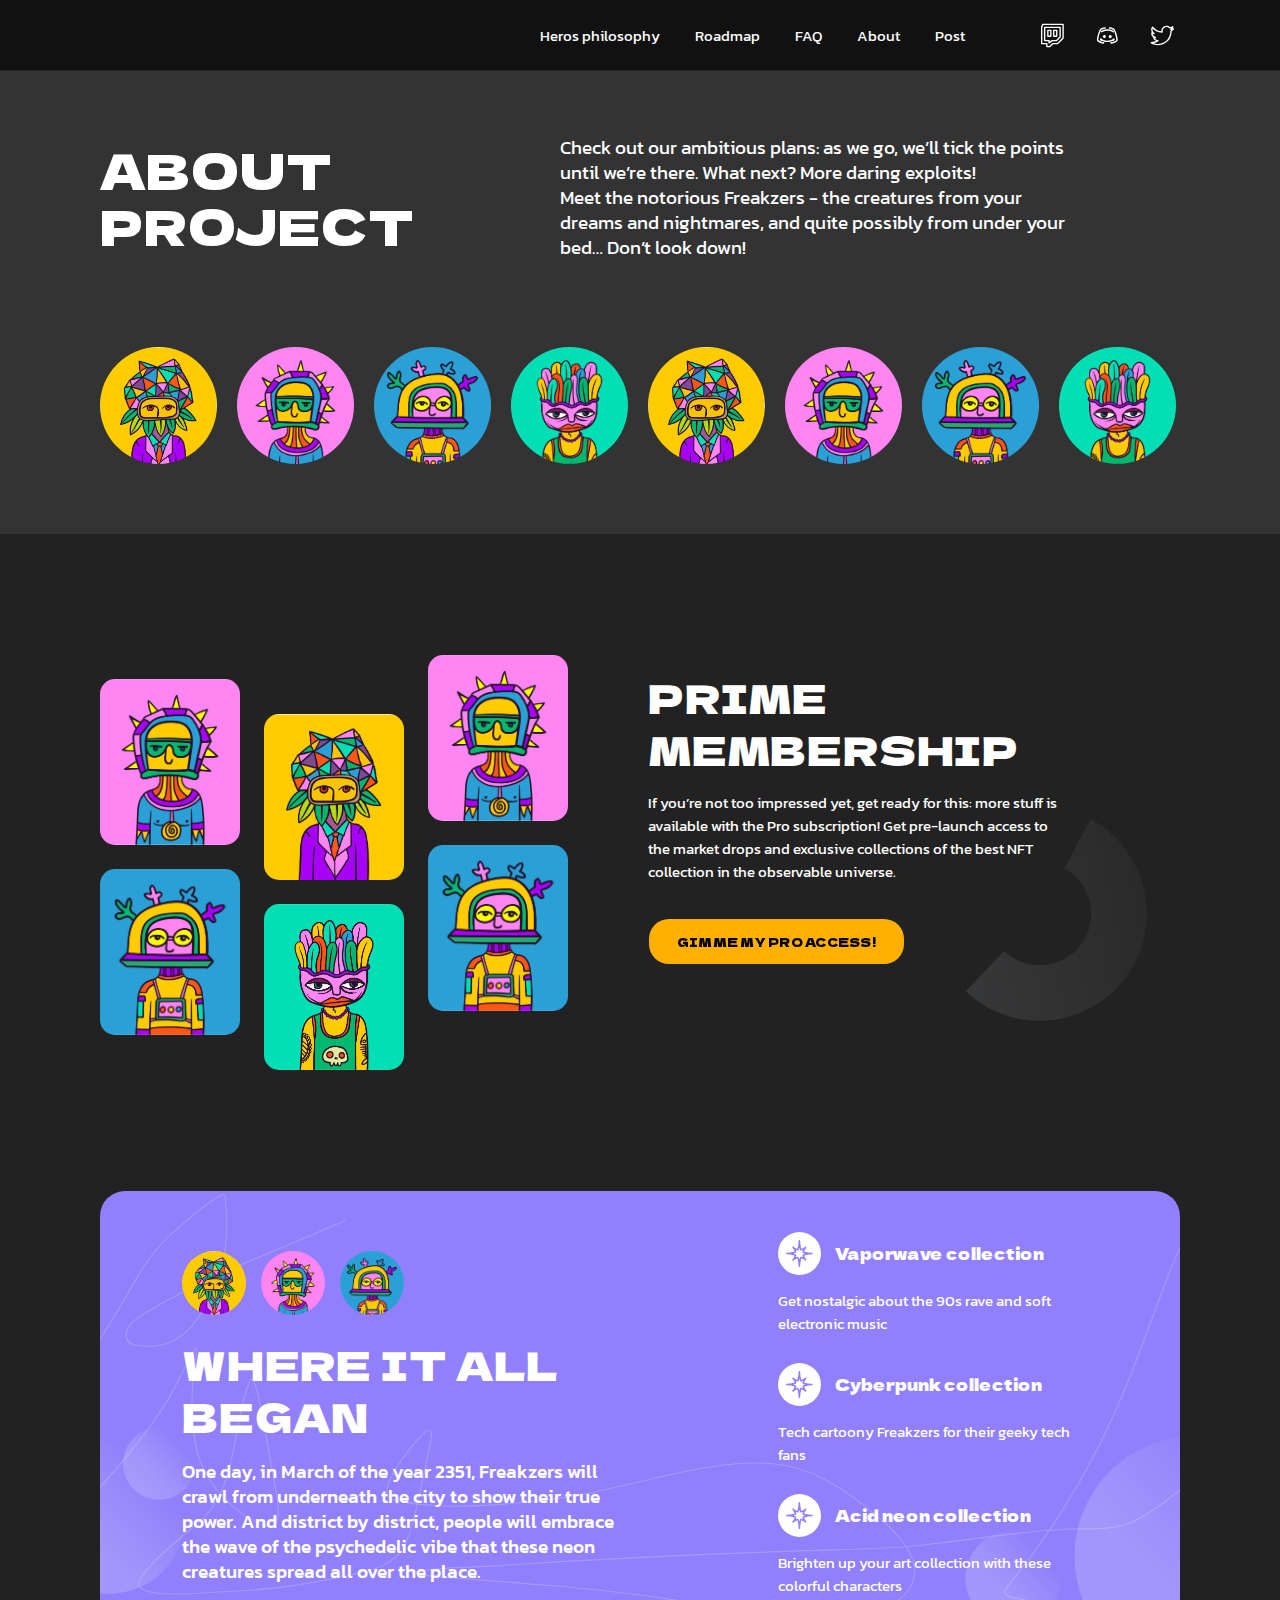
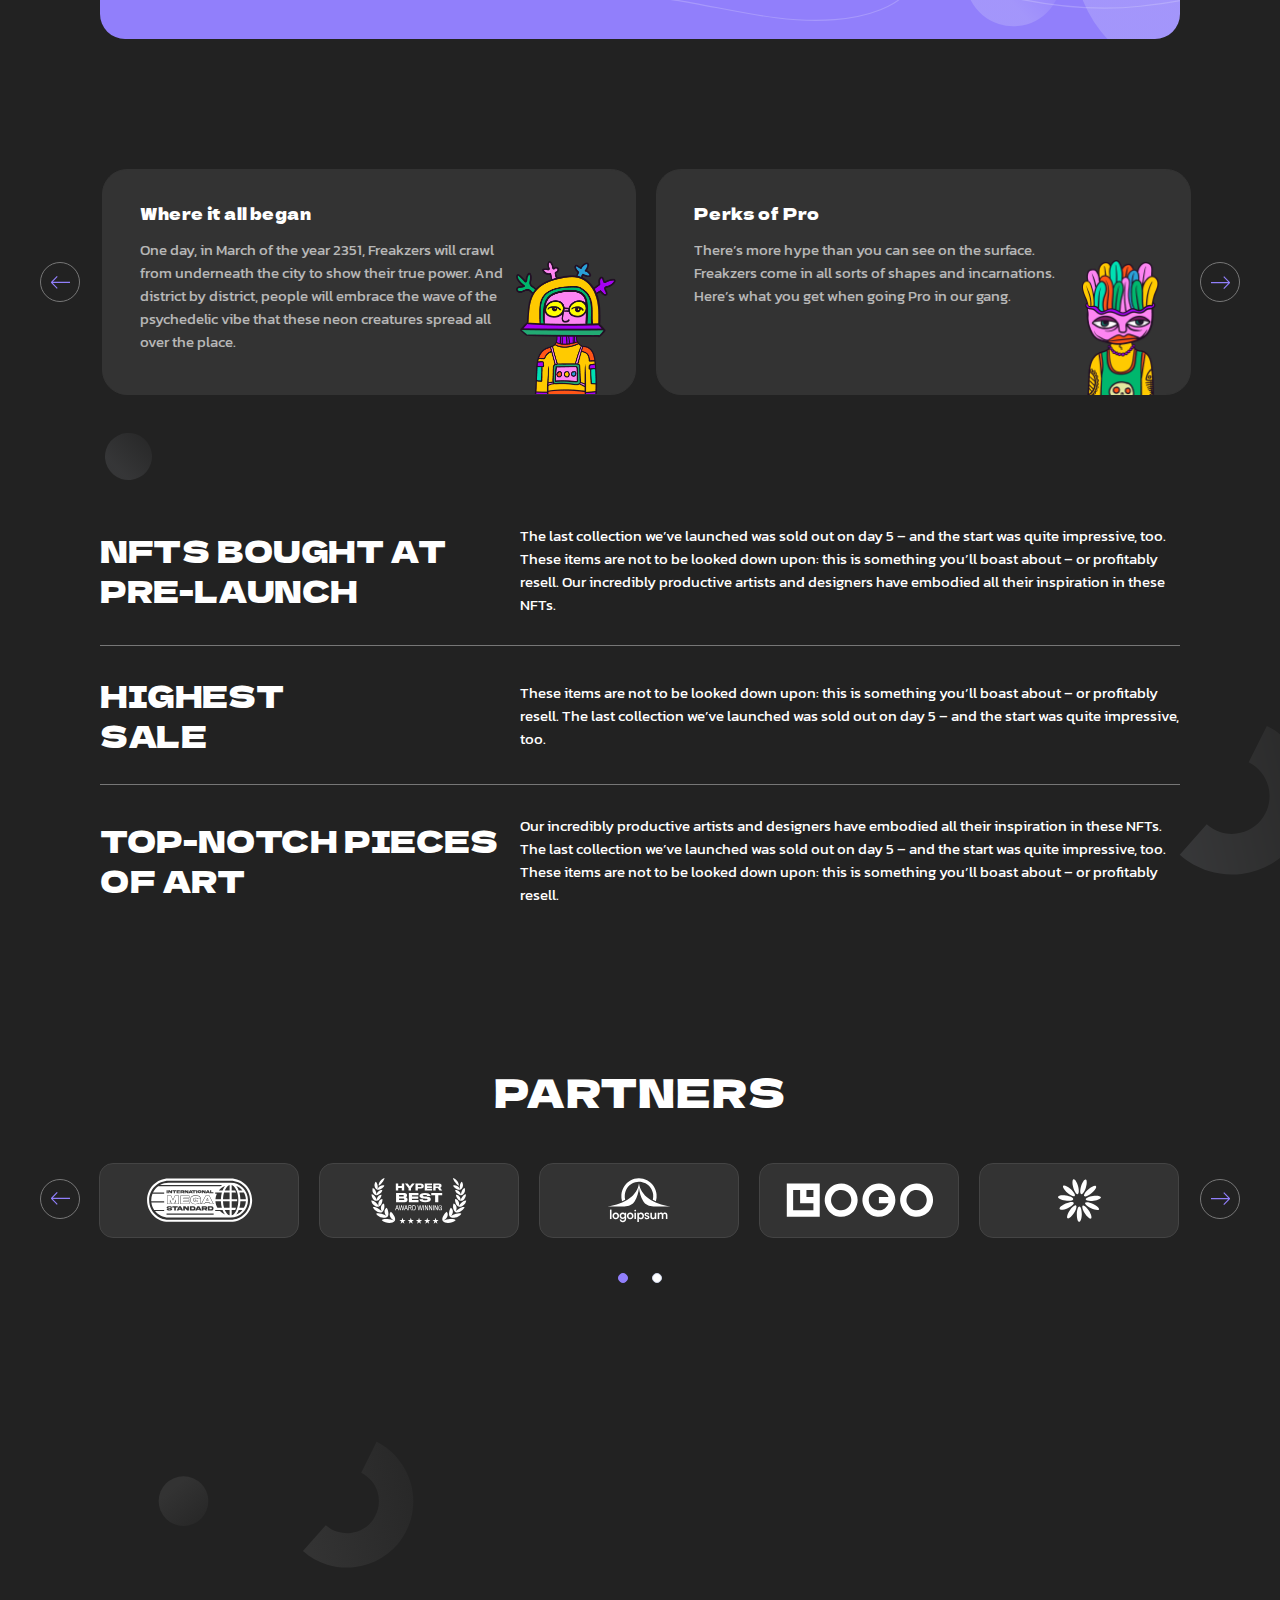
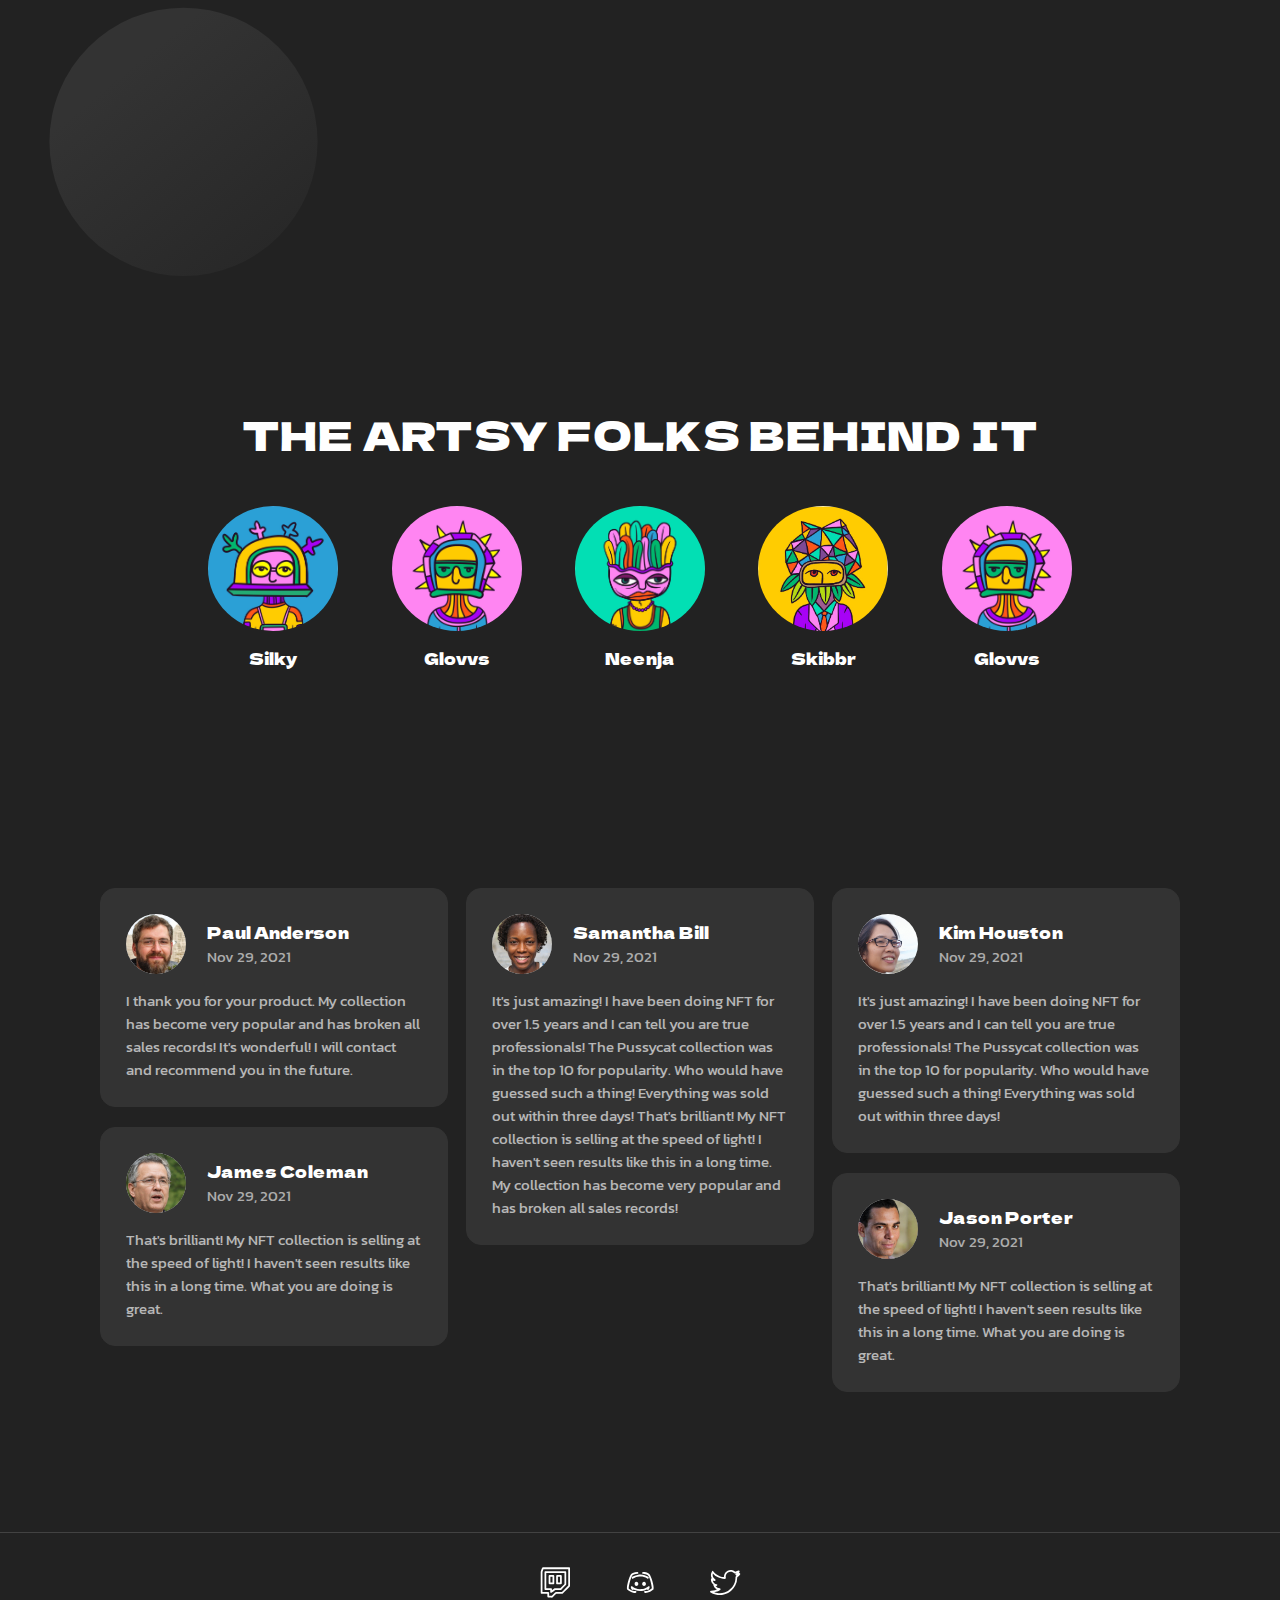
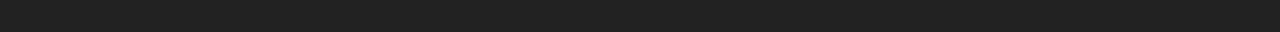
<file: about.html>
<!DOCTYPE html>
<html lang="en">
	<head>
	<meta charset="UTF-8" />
	<meta http-equiv="X-UA-Compatible" content="IE=edge" />
	<meta name="viewport" content="width=device-width, initial-scale=1.0" />
	<meta name="theme-color" media="(prefers-color-scheme: light)" content="white" />
	<meta name="theme-color" media="(prefers-color-scheme: dark)" content="#222222" />
	<!-- Google Fonts -->

	<!-- CSS Styles  -->
	<link href="https://fonts.googleapis.com/css2?family=Kanit:wght@400;500&family=Dela+Gothic+One&display=swap" rel="stylesheet" />
	<link rel="stylesheet" href="css/vendor/bootstrap.min.css" />
	<link rel="stylesheet" href="css/vendor/animate.css" />
	<link rel="stylesheet" href="css/vendor/owl.carousel.min.css" />
	<link rel="stylesheet" href="css/vendor/owl.theme.default.min.css" />
	<link rel="stylesheet" href="css/style.min.css" />
	<link rel="icon" href="img/favicon_nft_dark.svg" />
	<title>About project</title>
</head>

	<body class="theme-dark">
		<header class="header">
	<div class="container">
		<nav class="header__navbar navbar navbar-expand-lg">
			<button class="navbar-toggler" type="button" data-bs-toggle="collapse" data-bs-target="#navbarContent" aria-controls="navbarContent" aria-expanded="false" aria-label="Toggle navigation">
				<span class="navbar-toggler-icon"></span>
			</button>
			<div class="collapse navbar-collapse" id="navbarContent">
				<ul class="navbar-nav list-unstyled">
					<li class="nav-item">
						<a class="nav-link" href="./index.html#philosophy">Heros philosophy</a>
					</li>
					<li class="nav-item">
						<a class="nav-link" href="./roadmap.html">Roadmap</a>
					</li>
					<li class="nav-item">
						<a class="nav-link" href="./faq.html">FAQ</a>
					</li>
					<li class="nav-item">
						<a class="nav-link" href="./about.html">About</a>
					</li>
					<li class="nav-item">
						<a class="nav-link" href="./post.html">Post</a>
					</li>
				</ul>

				<div class="header__social"><ul class="social__list">
	<li class="social__item">
		<a class="d-flex text-decoration-none" href="#" target="_blank">
			<svg width="35" height="35">
				<use xlink:href="#twitch"></use>
			</svg>
			<span class="d-lg-none">Twitch</span>
		</a>
	</li>
	<li class="social__item">
		<a class="d-flex text-decoration-none" href="#" target="_blank">
			<svg width="35" height="35">
				<use xlink:href="#discord"></use>
			</svg>
			<span class="d-lg-none">Discord</span>
		</a>
	</li>
	<li class="social__item">
		<a class="d-flex text-decoration-none" href="#" target="_blank">
			<svg width="35" height="35">
				<use xlink:href="#twitter"></use>
			</svg>
			<span class="d-lg-none">Twitter</span>
		</a>
	</li>
</ul>
</div>

			</div>
		</nav>
	</div>
</header>


		<main class="main m-0 p-0">
			<section class="section-about-hero">
				<div class="section-about-hero__container container">
					<div class="section-about-hero__text row">
						<div class="col-md-5 wow animate__animated animate__fadeIn" data-wow-delay="0.2s">
							<h1 class="section-about-hero__title nft-h1 wow animate__animated animate__slideInUp">About project</h1>
						</div>
						<div class="col-md-6 section-about-hero__description wow animate__animated animate__fadeIn">
							Check out our ambitious plans: as we go, we’ll tick the points until we’re there. What next? More daring exploits! <br />Meet the notorious Freakzers - the creatures from your dreams and nightmares, and quite possibly from under your bed… Don’t look down!
						</div>
					</div>
					<div class="section-about-hero__image">
						<div class="section-about-hero__image-item wow animate__animated animate__fadeIn">
							<img src="img/nft-image-2.jpeg" alt="" />
						</div>
						<div class="section-about-hero__image-item wow animate__animated animate__fadeIn">
							<img src="img/nft-image-1.jpeg" alt="" />
						</div>
						<div class="section-about-hero__image-item wow animate__animated animate__fadeIn" data-wow-delay="0.05s">
							<img src="img/nft-image-3.jpeg" alt="" />
						</div>
						<div class="section-about-hero__image-item wow animate__animated animate__fadeIn" data-wow-delay="0.1s">
							<img src="img/nft-image-4.jpeg" alt="" />
						</div>
						<div class="section-about-hero__image-item wow animate__animated animate__fadeIn" data-wow-delay="0.15s">
							<img src="img/nft-image-2.jpeg" alt="" />
						</div>
						<div class="section-about-hero__image-item wow animate__animated animate__fadeIn" data-wow-delay="0.2s">
							<img src="img/nft-image-1.jpeg" alt="" />
						</div>
						<div class="section-about-hero__image-item wow animate__animated animate__fadeIn" data-wow-delay="0.25s">
							<img src="img/nft-image-3.jpeg" alt="" />
						</div>
						<div class="section-about-hero__image-item wow animate__animated animate__fadeIn" data-wow-delay="0.3s">
							<img src="img/nft-image-4.jpeg" alt="" />
						</div>
					</div>
				</div>
			</section>

			<section class="section-membership">
				<div class="section-membership__container container">
					<img src="img/story-element.svg" alt="" class="section-membership__element" />
					<div class="section-membership__wrapper row">
						<div class="section-membership__column col-md-6">
							<div class="section-membership__image">
								<div class="section-membership__image-wrapper">
									<div class="section-membership__image-item">
										<img src="img/nft-image-1.jpeg" alt="" />
									</div>
									<div class="section-membership__image-item">
										<img src="img/nft-image-3.jpeg" alt="" />
									</div>
								</div>
								<div class="section-membership__image-wrapper">
									<div class="section-membership__image-item">
										<img src="img/nft-image-2.jpeg" alt="" />
									</div>
									<div class="section-membership__image-item">
										<img src="img/nft-image-4.jpeg" alt="" />
									</div>
								</div>
								<div class="section-membership__image-wrapper">
									<div class="section-membership__image-item">
										<img src="img/nft-image-1.jpeg" alt="" />
									</div>
									<div class="section-membership__image-item">
										<img src="img/nft-image-3.jpeg" alt="" />
									</div>
								</div>
							</div>
						</div>
						<div class="section-membership__content col-md-6 ps-lg-2">
							<h2 class="section-membership__title nft-h2">Prime membership</h2>
							<p class="section-membership__text">
								If you’re not too impressed yet, get ready for this: more stuff is available with the Pro subscription! Get pre-launch access to the market drops and exclusive collections of the best NFT collection in the observable universe.
							</p>
							<div class="section-membership__button"><a
	class="btn btn-animate btn-animate--primary"
	href="#"
	style="opacity: 1; visibility: inherit; overflow: visible"
	><div class="btn-animate__container" style="transform: translate(0px, 0%)">
		<div class="btn-animate__background btn-animate__background--primary"></div>
		<div class="btn-animate__icon-mask">
			<div class="btn-animate__icon-container">
				<div
					class="btn-animate__icon-background btn-animate__icon-background--primary"
					style="opacity: 0; visibility: hidden"
				></div>
				<svg
					viewBox="0 0 7 4"
					class="btn-animate__icon btn-animate__icon--primary"
					fill="currentColor"
					style="
						transform: translate(-25px, 0px) rotate(-90deg);
						opacity: 0;
						visibility: hidden;
					"
				>
					<path
						d="M3.5 2.4L.9.1l-.9 1 3.1 2.7c.3.2.7.2.9 0L7 1 6 0 3.5 2.4z"
						fill-rule="evenodd"
					></path>
				</svg>
			</div>
		</div>
		<div
			class="btn-animate__text-container"
			style="transform: translate3d(0em, 0px, 0px)"
		>
			<p class="btn-animate__text btn-animate__text--primary">Gimme my Pro access!</p>
		</div>
	</div></a
>
</div>
						</div>
					</div>
				</div>
			</section>

			<section class="section-color-block">
				<div class="section-color-block__container container">
					<div class="section-color-block__wrapper row justify-content-between">
						<div class="section-color-block__content col-md-6 col-lg-7 mb-4 mb-md-0">
							<div class="section-color-block__image">
								<div class="section-color-block__image-item">
									<img src="img/nft-image-2.jpeg" alt="" />
								</div>
								<div class="section-color-block__image-item">
									<img src="img/nft-image-1.jpeg" alt="" />
								</div>
								<div class="section-color-block__image-item">
									<img src="img/nft-image-3.jpeg" alt="" />
								</div>
							</div>
							<h2 class="section-color-block__title nft-h2">Where it all began</h2>
							<div class="section-color-block__text">
								One day, in March of the year 2351, Freakzers will crawl from underneath the city to show their true power. And district by district, people will embrace the wave of the psychedelic vibe that these neon creatures spread all over the place.
							</div>
						</div>
						<div class="section-color-block__cards col-md-6 col-lg-5">
							<ul class="cards__list">
								<li class="section-color-block__cards-item cards__item">
									<div class="section-color-block__cards-header cards__header">
										<div class="section-color-block__cards-icon cards__icon">
											<svg>
												<use xlink:href="#cards-icon-white"></use>
											</svg>
										</div>
										<h3 class="section-color-block__cards-title cards__title nft-h4">Vaporwave collection</h3>
									</div>
									<p class="section-color-block__cards-text cards__text">Get nostalgic about the 90s rave and soft electronic music</p>
								</li>
								<li class="section-color-block__cards-item cards__item">
									<div class="section-color-block__cards-header cards__header">
										<div class="section-color-block__cards-icon cards__icon">
											<svg>
												<use xlink:href="#cards-icon-white"></use>
											</svg>
										</div>
										<h3 class="section-color-block__cards-title cards__title nft-h4">Cyberpunk collection</h3>
									</div>
									<p class="section-color-block__cards-text cards__text">Tech cartoony Freakzers for their geeky tech fans</p>
								</li>
								<li class="section-color-block__cards-item cards__item">
									<div class="section-color-block__cards-header cards__header">
										<div class="section-color-block__cards-icon cards__icon">
											<svg>
												<use xlink:href="#cards-icon-white"></use>
											</svg>
										</div>
										<h3 class="section-color-block__cards-title cards__title nft-h4">Acid neon collection</h3>
									</div>
									<p class="section-color-block__cards-text cards__text">Brighten up your art collection with these colorful characters</p>
								</li>
							</ul>
						</div>
					</div>
				</div>
			</section>

			<section class="section-cards-carousel">
				<div class="section-cards-carousel__container container">
					<div class="section-cards-carousel__wrapper">
						<div class="section-cards-carousel__list owl-carousel">
							<div class="section-cards-carousel__item">
								<h3 class="section-cards-carousel__title nft-h4">Where it all began</h3>
								<p class="section-cards-carousel__text">One day, in March of the year 2351, Freakzers will crawl from underneath the city to show their true power. And district by district, people will embrace the wave of the psychedelic vibe that these neon creatures spread all over the place.</p>
								<div class="section-cards-carousel__image">
									<img src="img/cards-carousel-1.png" alt="" />
								</div>
							</div>
							<div class="section-cards-carousel__item">
								<h3 class="section-cards-carousel__title nft-h4">Perks of Pro</h3>
								<p class="section-cards-carousel__text">There’s more hype than you can see on the surface. Freakzers come in all sorts of shapes and incarnations. Here’s what you get when going Pro in our gang.</p>
								<div class="section-cards-carousel__image">
									<img src="img/cards-carousel-2.png" alt="" />
								</div>
							</div>
						</div>
						<div class="section-cards-carousel__prev carousel__prev">
							<svg>
								<use xlink:href="#carousel-prev"></use>
							</svg>
						</div>
						<div class="section-cards-carousel__next carousel__next">
							<svg>
								<use xlink:href="#carousel-next"></use>
							</svg>
						</div>
					</div>
				</div>
			</section>

			<section class="section-title-text">
				<div class="section-title-text__container container">
					<img src="img/story-element.svg" alt="" class="section-title-text__element" />
					<div class="section-title-text__item">
						<h2 class="section-title-text__title nft-h3">NFTs bought at pre-launch</h2>
						<div class="section-title-text__text">
							The last collection we’ve launched was sold out on day 5 – and the start was quite impressive, too. These items are not to be looked down upon: this is something you’ll boast about – or profitably resell. Our incredibly productive artists and designers have embodied all their
							inspiration in these NFTs.
						</div>
					</div>
					<div class="section-title-text__item">
						<h2 class="section-title-text__title nft-h3">Highest <br />sale</h2>
						<div class="section-title-text__text">These items are not to be looked down upon: this is something you’ll boast about – or profitably resell. The last collection we’ve launched was sold out on day 5 – and the start was quite impressive, too.</div>
					</div>
					<div class="section-title-text__item">
						<h2 class="section-title-text__title nft-h3">Top-notch pieces of art</h2>
						<div class="section-title-text__text">
							Our incredibly productive artists and designers have embodied all their inspiration in these NFTs. The last collection we’ve launched was sold out on day 5 – and the start was quite impressive, too. These items are not to be looked down upon: this is something you’ll boast about – or
							profitably resell.
						</div>
					</div>
				</div>
			</section>

			<section class="section-partners-carousel">
				<div class="section-partners-carousel__container container">
					<h2 class="section-partners-carousel__title nft-h2">Partners</h2>

					<div class="section-partners-carousel__wrapper">
						<div class="section-partners-carousel__list owl-carousel owl-theme">
							<div class="section-partners-carousel__item">
								<div class="section-partners-carousel__logo">
									<img src="img/section-partners-1.svg" alt="" />
								</div>
							</div>
							<div class="section-partners-carousel__item">
								<div class="section-partners-carousel__logo">
									<img src="img/section-partners-2.svg" alt="" />
								</div>
							</div>
							<div class="section-partners-carousel__item">
								<div class="section-partners-carousel__logo">
									<img src="img/section-partners-3.svg" alt="" />
								</div>
							</div>
							<div class="section-partners-carousel__item">
								<div class="section-partners-carousel__logo">
									<img src="img/section-partners-4.svg" alt="" />
								</div>
							</div>
							<div class="section-partners-carousel__item">
								<div class="section-partners-carousel__logo">
									<img src="img/section-partners-5.svg" alt="" />
								</div>
							</div>
							<div class="section-partners-carousel__item">
								<div class="section-partners-carousel__logo">
									<img src="img/section-partners-4.svg" alt="" />
								</div>
							</div>
							<div class="section-partners-carousel__item">
								<div class="section-partners-carousel__logo">
									<img src="img/section-partners-5.svg" alt="" />
								</div>
							</div>
						</div>
						<div class="section-partners-carousel__prev carousel__prev">
							<svg>
								<use xlink:href="#carousel-prev"></use>
							</svg>
						</div>
						<div class="section-partners-carousel__next carousel__next">
							<svg>
								<use xlink:href="#carousel-next"></use>
							</svg>
						</div>
					</div>
				</div>
			</section>

			<section class="section-faq">
				<div class="section-faq__back-image"></div>
				<div class="section-faq__container section-faq__container--thin container">
					<div class="section-faq__wrapper section-faq__wrapper--thin">
						<h2 class="section-faq__title nft-h2 wow animate__animated animate__slideInDown">Wait, I need to know something…</h2>
						<ul class="section-faq__list list-unstyled">
							<li class="section-faq__item wow animate__animated animate__fadeInUp" data-wow-delay="0.1s">
								<div class="section-faq__item-heading">
									<h3 class="section-faq__item-title">What are NFTs?</h3>
									<span class="section-faq__item-icon">
										<svg>
											<use xlink:href="#faq-icon"></use>
										</svg>
									</span>
								</div>
								<div class="section-faq__item-content">
									<p>NFTs are unique by default. As the name suggests, they are non-fungible, i.e. one NFT is not equal to another and no two NFTs are the same.</p>
									<p>However, there is a problem of how to verify the authenticity of the NFT and the artwork behind it. Fraudsters often sell NFTs without artists' consent.</p>
								</div>
							</li>
							<li class="section-faq__item wow animate__animated animate__fadeInUp" data-wow-delay="0.2s">
								<div class="section-faq__item-heading">
									<h3 class="section-faq__item-title">How do I get one?</h3>
									<span class="section-faq__item-icon">
										<svg>
											<use xlink:href="#faq-icon"></use>
										</svg>
									</span>
								</div>
								<div class="section-faq__item-content">
									<p>NFTs are unique by default. As the name suggests, they are non-fungible, i.e. one NFT is not equal to another and no two NFTs are the same.</p>
									<p>However, there is a problem of how to verify the authenticity of the NFT and the artwork behind it. Fraudsters often sell NFTs without artists' consent.</p>
								</div>
							</li>
							<li class="section-faq__item wow animate__animated animate__fadeInUp" data-wow-delay="0.3s">
								<div class="section-faq__item-heading">
									<h3 class="section-faq__item-title">How do I make sure my NFT is unique?</h3>
									<span class="section-faq__item-icon">
										<svg>
											<use xlink:href="#faq-icon"></use>
										</svg>
									</span>
								</div>
								<div class="section-faq__item-content">
									<p>NFTs are unique by default. As the name suggests, they are non-fungible, i.e. one NFT is not equal to another and no two NFTs are the same.</p>
									<p>However, there is a problem of how to verify the authenticity of the NFT and the artwork behind it. Fraudsters often sell NFTs without artists' consent.</p>
								</div>
							</li>
							<li class="section-faq__item wow animate__animated animate__fadeInUp" data-wow-delay="0.4s">
								<div class="section-faq__item-heading">
									<h3 class="section-faq__item-title">Can I resell my NFT?</h3>
									<span class="section-faq__item-icon">
										<svg>
											<use xlink:href="#faq-icon"></use>
										</svg>
									</span>
								</div>
								<div class="section-faq__item-content">
									<p>NFTs are unique by default. As the name suggests, they are non-fungible, i.e. one NFT is not equal to another and no two NFTs are the same.</p>
									<p>However, there is a problem of how to verify the authenticity of the NFT and the artwork behind it. Fraudsters often sell NFTs without artists' consent.</p>
								</div>
							</li>
						</ul>
					</div>
				</div>
			</section>

			<section class="section-collection-v2">
				<div class="section-collection-v2__container container">
					<h2 class="section-collection-v2__title nft-h2">The artsy folks behind it</h2>
					<div class="section-collection-v2__list">
						<div class="section-collection-v2__item">
							<div class="section-collection-v2__item-image">
								<img src="img/nft-image-3.jpeg" alt="" />
							</div>
							<p class="section-collection-v2__item-title nft-h4">Silky</p>
						</div>
						<div class="section-collection-v2__item">
							<div class="section-collection-v2__item-image">
								<img src="img/nft-image-1.jpeg" alt="" />
							</div>
							<p class="section-collection-v2__item-title nft-h4">Glovvs</p>
						</div>
						<div class="section-collection-v2__item">
							<div class="section-collection-v2__item-image">
								<img src="img/nft-image-4.jpeg" alt="" />
							</div>
							<p class="section-collection-v2__item-title nft-h4">Neenja</p>
						</div>
						<div class="section-collection-v2__item">
							<div class="section-collection-v2__item-image">
								<img src="img/nft-image-2.jpeg" alt="" />
							</div>
							<p class="section-collection-v2__item-title nft-h4">Skibbr</p>
						</div>
						<div class="section-collection-v2__item">
							<div class="section-collection-v2__item-image">
								<img src="img/nft-image-1.jpeg" alt="" />
							</div>
							<p class="section-collection-v2__item-title nft-h4">Glovvs</p>
						</div>
					</div>
				</div>
			</section>

			<section class="section-reviews">
				<div class="section-reviews__container container">
					<h2 class="section-reviews__title nft-h2 wow animate__animated animate__slideInUp">Review</h2>
					<div class="section-reviews__list">
						<div class="section-reviews__item-wrapper">
							<div class="section-reviews__item">
								<div class="section-reviews__item-header">
									<div class="section-reviews__item-image">
										<img src="img/section-reviews-1.jpg" alt="" />
									</div>
									<div class="section-reviews__item-meta">
										<p class="section-reviews__item-name">Paul Anderson</p>
										<p class="section-reviews__item-date">Nov 29, 2021</p>
									</div>
								</div>
								<div class="section-reviews__item-content">I thank you for your product. My collection has become very popular and has broken all sales records! It's wonderful! I will contact and recommend you in the future.</div>
							</div>
							<div class="section-reviews__item">
								<div class="section-reviews__item-header">
									<div class="section-reviews__item-image">
										<img src="img/section-reviews-2.jpg" alt="" />
									</div>
									<div class="section-reviews__item-meta">
										<p class="section-reviews__item-name">James Coleman</p>
										<p class="section-reviews__item-date">Nov 29, 2021</p>
									</div>
								</div>
								<div class="section-reviews__item-content">
									That's brilliant! My NFT collection is selling at the speed of light! I haven't seen results like this in a long time. What you are doing is great.
								</div>
							</div>
						</div>

						<div class="section-reviews__item-wrapper">
							<div class="section-reviews__item">
								<div class="section-reviews__item-header">
									<div class="section-reviews__item-image">
										<img src="img/section-reviews-3.jpg" alt="" />
									</div>
									<div class="section-reviews__item-meta">
										<p class="section-reviews__item-name">Samantha Bill</p>
										<p class="section-reviews__item-date">Nov 29, 2021</p>
									</div>
								</div>
								<div class="section-reviews__item-content">
									It's just amazing!
									I have been doing NFT for over 1.5 years and I can tell you are true professionals!
									The Pussycat collection was in the top 10 for popularity. Who would have guessed such a thing!
									Everything was sold out within three days!
									That's brilliant!
									My NFT collection is selling at the speed of light! I haven't seen results like this in a long time.
									My collection has become very popular and has broken all sales records!
								</div>
							</div>
						</div>

						<div class="section-reviews__item-wrapper">
							<div class="section-reviews__item">
								<div class="section-reviews__item-header">
									<div class="section-reviews__item-image">
										<img src="img/section-reviews-5.jpg" alt="" />
									</div>
									<div class="section-reviews__item-meta">
										<p class="section-reviews__item-name">Kim Houston</p>
										<p class="section-reviews__item-date">Nov 29, 2021</p>
									</div>
								</div>
								<div class="section-reviews__item-content">
									It's just amazing! I have been doing NFT for over 1.5 years and I can tell you are true professionals! The Pussycat collection was in the top 10 for popularity. Who would have guessed such a thing! Everything was sold out within three days!
								</div>
							</div>
							<div class="section-reviews__item">
								<div class="section-reviews__item-header">
									<div class="section-reviews__item-image">
										<img src="img/section-reviews-4.jpg" alt="" />
									</div>
									<div class="section-reviews__item-meta">
										<p class="section-reviews__item-name">Jason Porter</p>
										<p class="section-reviews__item-date">Nov 29, 2021</p>
									</div>
								</div>
								<div class="section-reviews__item-content">That's brilliant! My NFT collection is selling at the speed of light! I haven't seen results like this in a long time. What you are doing is great.</div>
							</div>
						</div>
					</div>
				</div>
			</section>
		</main>

		<footer class="footer">
	<div class="footer__container container">
		<div class="row">
			<div class="col-12">
				<div class="footer__social"><ul class="social__list">
	<li class="social__item">
		<a class="d-flex text-decoration-none" href="#" target="_blank">
			<svg width="35" height="35">
				<use xlink:href="#twitch"></use>
			</svg>
			<span class="d-lg-none">Twitch</span>
		</a>
	</li>
	<li class="social__item">
		<a class="d-flex text-decoration-none" href="#" target="_blank">
			<svg width="35" height="35">
				<use xlink:href="#discord"></use>
			</svg>
			<span class="d-lg-none">Discord</span>
		</a>
	</li>
	<li class="social__item">
		<a class="d-flex text-decoration-none" href="#" target="_blank">
			<svg width="35" height="35">
				<use xlink:href="#twitter"></use>
			</svg>
			<span class="d-lg-none">Twitter</span>
		</a>
	</li>
</ul>
</div>
			</div>
		</div>
	</div>
</footer>

<div class="scroll-to-top"></div>

<!-- Javascript Files -->
<script src="js/vendor/jquery-3.6.0.min.js"></script>
<script src="js/vendor/bootstrap.min.js"></script>
<script src="js/vendor/wow.min.js"></script>
<script src="js/vendor/owl.carousel.min.js"></script>
<script src="js/script.js"></script>
<script>
	new WOW().init();
</script>

<svg viewBox="0 0 599 598" xmlns="http://www.w3.org/2000/svg" xmlns:xlink="http://www.w3.org/1999/xlink" style="display: none">
	<style>
		:root > svg {
			display: none;
		}
		:root > svg:target {
			display: block;
		}
	</style>
	<svg viewBox="0 0 43 43" fill="none" id="cards-icon" xmlns="http://www.w3.org/2000/svg">
		<rect width="43" height="43" rx="21.5" fill="currentColor" />
		<path
			d="M34.8 21.385v.377c-.186.46-.533.592-1.016.608a32.76 32.76 0 00-6.57.878c-.369.088-.727.22-1.1.334.223.906.559 1.715 1.062 2.44.33.477.723.91 1.09 1.36.236.29.277.621.107.922-.167.296-.489.472-.813.384a1.27 1.27 0 01-.52-.304 8.07 8.07 0 00-2.511-1.664c-.368-.151-.75-.266-1.142-.402-.07.199-.131.347-.175.5-.668 2.36-.95 4.777-1.05 7.217-.02.483-.147.833-.606 1.021h-.375c-.355-.164-.585-.402-.598-.832a33.399 33.399 0 00-.916-6.914c-.08-.326-.198-.642-.296-.956-.636.097-1.76.56-2.413 1.032-.47.339-.91.72-1.354 1.093-.482.405-1.153.234-1.314-.347-.097-.352.048-.626.289-.87a7.73 7.73 0 001.64-2.468c.16-.384.28-.785.425-1.197-.2-.07-.348-.13-.501-.173-2.35-.67-4.758-.954-7.19-1.055-.48-.02-.83-.148-1.016-.608v-.377c.163-.357.4-.587.829-.6a33.153 33.153 0 006.888-.919c.325-.079.64-.199 1.03-.322-.263-.63-.483-1.226-.756-1.796-.344-.715-.834-1.332-1.383-1.904-.406-.424-.368-.984.07-1.276.341-.226.73-.16 1.086.19a7.787 7.787 0 002.458 1.646c.383.16.783.28 1.192.426.07-.2.13-.349.174-.503.67-2.367.953-4.793 1.051-7.243.02-.478.164-.81.605-.994h.376c.459.187.612.533.605 1.021-.008.536.045 1.075.093 1.61.149 1.67.375 3.33.773 4.96.093.378.223.747.358 1.19.625-.261 1.211-.475 1.77-.745.721-.35 1.345-.845 1.921-1.402.414-.4.956-.373 1.257.048.242.339.18.747-.175 1.112a7.869 7.869 0 00-1.682 2.567c-.143.353-.25.72-.37 1.07.065.042.085.061.11.07.126.045.25.094.38.13 2.349.672 4.757.954 7.188 1.055.481.022.828.151 1.016.61zM21.384 15.68h-.049c-.031.13-.053.261-.097.386-.212.608-.4 1.227-.656 1.815-.248.572-.568.704-1.167.558-.46-.11-.91-.254-1.365-.382l-.23-.063c.148.557.3 1.081.426 1.611.145.604.014.93-.55 1.176-.595.259-1.22.45-1.833.667-.12.042-.245.067-.368.1.123.088.245.11.36.15.622.22 1.256.414 1.859.677.54.236.677.57.54 1.134-.113.469-.257.93-.387 1.396l-.067.235c.557-.15 1.078-.303 1.607-.43.619-.149.924-.02 1.182.573.252.581.437 1.19.647 1.79.046.132.07.27.106.406.091-.137.116-.277.162-.41.21-.598.395-1.208.648-1.789.255-.59.562-.709 1.184-.573.148.033.298.062.444.104.38.109.76.225 1.168.347l-.076-.255c-.133-.474-.278-.945-.393-1.422-.124-.51-.003-.802.455-1.056a6.4 6.4 0 01.979-.431c.44-.155.892-.274 1.419-.433-.216-.054-.352-.086-.489-.122-.69-.186-1.377-.384-1.993-.766-.345-.214-.472-.522-.39-.919.037-.184.071-.37.122-.55.112-.4.233-.797.359-1.223-.098.03-.164.052-.23.071-.481.136-.959.284-1.444.402-.504.123-.798-.002-1.05-.46a6.248 6.248 0 01-.422-.957c-.157-.446-.276-.904-.41-1.357z"
			fill="#fff"
		/></svg
	><svg viewBox="0 0 48 48" fill="none" id="cards-icon-2" xmlns="http://www.w3.org/2000/svg">
		<rect width="48" height="48" rx="24" fill="currentColor" />
		<path
			d="M11.656 38.987c-.522-.239-.672-.65-.655-1.21.08-2.602 1.144-4.73 3.043-6.469.729-.666 1.478-1.31 2.208-1.973.228-.207.433-.44.634-.675.508-.59.744-1.276.74-2.061-.008-2.773-.05-5.547.01-8.318.067-3.01 1.169-5.636 3.248-7.823.706-.743 1.569-1.256 2.608-1.414.026-.004.05-.029.075-.044h.898c.63.15 1.238.35 1.785.718.999.672 1.747 1.572 2.35 2.593 1.19 2.014 1.86 4.168 1.818 6.538-.044 2.453.034 4.909-.027 7.36-.033 1.293.44 2.279 1.365 3.109.838.753 1.695 1.486 2.508 2.264 1.76 1.685 2.686 3.75 2.767 6.196.018.557-.13.972-.655 1.21h-24.72zm7.72-5.543h9.281v-.413c0-4.678-.027-9.355.015-14.033.014-1.696-.324-3.283-1.046-4.799-.51-1.07-1.13-2.067-2.072-2.82-.638-.51-1.358-.83-2.161-.5-.467.191-.94.48-1.282.845-1.72 1.837-2.695 4.033-2.72 6.554-.05 4.946-.015 9.893-.015 14.84v.326zm15.826 3.79c-.01-.144-.01-.242-.024-.338-.18-1.322-.685-2.52-1.61-3.472-.976-1.005-2.05-1.916-3.083-2.867-.009-.008-.036.006-.06.01-.004.026-.014.054-.014.082-.001 2.115.001 4.229-.005 6.343-.001.21.084.246.267.245 1.057-.006 2.114-.003 3.17-.003h1.36zm-17.578-6.741c-.757.662-1.46 1.263-2.15 1.88-1.156 1.037-2.09 2.224-2.47 3.768-.084.345-.13.698-.203 1.093h.35c1.375 0 2.751-.006 4.128.006.268.003.354-.063.352-.345-.012-2.024-.007-4.048-.007-6.072v-.33zm1.764 6.714h9.27c0-.564-.015-1.102.005-1.639.01-.27-.066-.353-.346-.352-2.87.01-5.738.006-8.608.007-.104 0-.21.011-.32.017v1.967z"
			fill="#fff"
		/>
		<path d="M24.026 15.549a2.6 2.6 0 012.601 2.486c.025.55-.303.958-.807.999-.49.04-.891-.332-.94-.87-.048-.52-.385-.855-.858-.854-.483 0-.815.324-.867.845-.055.548-.442.913-.933.881-.51-.033-.844-.452-.815-1.02a2.598 2.598 0 012.619-2.467z" fill="#fff" /></svg
	><svg viewBox="0 0 48 48" fill="none" id="cards-icon-3" xmlns="http://www.w3.org/2000/svg">
		<rect width="48" height="48" rx="24" fill="currentColor" />
		<path
			d="M26.454 38.989h-.478c-.293-.051-.585-.11-.878-.151-2.486-.357-4.972-.712-7.459-1.066-1.835-.262-3.67-.519-5.506-.782-.586-.085-.83-.336-.92-.928-.061-.404-.111-.81-.168-1.214-.593-4.163-1.18-8.328-1.789-12.49-.073-.5.057-.85.406-1.199 3.651-3.637 7.29-7.287 10.94-10.926.433-.432.907-.823 1.363-1.233h.479c.263.045.525.097.79.135 4.33.62 8.662 1.236 12.993 1.855.657.093.896.337.989.995.178 1.273.356 2.547.537 3.82.466 3.275.924 6.553 1.41 9.825.077.516-.073.869-.427 1.222-3.638 3.623-7.262 7.258-10.898 10.883-.44.44-.921.837-1.384 1.254zm-5.008-6.942L32.23 21.265l-5.285-5.298-10.789 10.788c1.757 1.756 3.539 3.538 5.291 5.292zm4.147-17.396l-3.419-3.447-10.77 10.767 3.44 3.431 10.749-10.751zm.626 22.133l10.786-10.78-3.42-3.425-10.78 10.78c1.14 1.142 2.29 2.297 3.414 3.425zM15.244 28.46l-1.847 6.35 6.346-1.848-4.499-4.502zM28.67 15.032l4.502 4.509 1.85-6.358c-2.175.634-4.268 1.242-6.352 1.85zm3.334-2.797l.002-.066-7.242-1.037c.031.082.033.105.045.117.752.755 1.503 1.512 2.265 2.256.065.064.217.084.314.06.376-.091.747-.21 1.12-.318l3.496-1.012zm4.024 3.927c-.044.06-.06.074-.065.091-.447 1.532-.896 3.063-1.33 4.597-.027.093.037.25.112.327.696.713 1.404 1.415 2.11 2.12.05.049.11.086.223.174l-1.05-7.309zm-24.573 8.352a9.848 9.848 0 01-.104.066l1.04 7.237c.039-.045.058-.057.063-.073.449-1.538.9-3.076 1.338-4.618.025-.086-.035-.23-.103-.303-.305-.328-.63-.637-.942-.958-.434-.448-.862-.9-1.293-1.35zm4.955 11.249l.005.053 7.209 1.036a.559.559 0 00-.16-.263c-.676-.677-1.359-1.349-2.027-2.035-.146-.15-.272-.182-.47-.122-.792.24-1.59.462-2.384.694-.725.21-1.449.425-2.173.637z"
			fill="#fff"
		/></svg
	><svg viewBox="0 0 48 48" fill="none" id="cards-icon-4" xmlns="http://www.w3.org/2000/svg">
		<rect width="48" height="48" rx="24" fill="currentColor" />
		<path
			d="M14.486 29.362a1.133 1.133 0 001.607-1.597l-.075-.076c-.197-.198-.403-.388-.591-.594-.369-.404-.357-.935.017-1.284.338-.316.876-.294 1.239.065l.325.325c.614.62 1.616.622 2.23.002.479-.483.575-1.211.327-1.845a8.911 8.911 0 01-.523-1.935c-.532-3.576.51-6.64 3.192-9.04 2.776-2.483 6.072-3.176 9.6-2.04 3.706 1.193 6.009 3.812 6.729 7.659.866 4.63-1.536 9.06-5.87 10.905-2.777 1.181-5.563 1.054-8.286-.248-.218-.104-.33-.059-.483.093-2.605 2.613-5.214 5.221-7.821 7.832-.546.547-1 .556-1.54.015a7838.183 7838.183 0 01-5.48-5.478c-.44-.442-.431-.944.014-1.389.862-.858 1.721-1.719 2.579-2.582.585-.588 1.02-.59 1.603-.002.401.405.803.808 1.207 1.214zm.687 6.3c.097.097.258.106.355.009 2.581-2.58 5.163-5.16 7.743-7.741.427-.427.797-.482 1.313-.175 1.738 1.035 3.602 1.395 5.602 1.075 5.055-.808 8.147-6.26 6.248-11.025-1.357-3.403-4.63-5.43-8.321-5.15-4.03.303-7.311 3.715-7.46 7.754-.06 1.628.317 3.144 1.152 4.544.36.604.325.913-.168 1.407a4854.46 4854.46 0 01-5.601 5.607c-.476.476-.953.47-1.434-.009-.63-.626-1.256-1.255-1.883-1.881a.282.282 0 00-.397.005l-.563.553a1.119 1.119 0 00-.01 1.588l3.424 3.438z"
			fill="#fff"
		/>
		<path d="M28.81 26.677a5.883 5.883 0 01-5.885-5.933 5.885 5.885 0 015.926-5.865 5.898 5.898 0 015.875 5.92 5.895 5.895 0 01-5.915 5.878zm4.152-5.871c.019-2.283-1.819-4.158-4.09-4.173-2.301-.016-4.18 1.821-4.195 4.101a4.145 4.145 0 004.108 4.19 4.135 4.135 0 004.177-4.118z" fill="#fff" /></svg
	><svg viewBox="0 0 48 48" fill="none" id="cards-icon-5" xmlns="http://www.w3.org/2000/svg">
		<rect width="48" height="48" rx="24" fill="currentColor" />
		<path
			d="M38.988 25.578v1.736c-.039.294-.08.587-.116.88a13.905 13.905 0 01-2.566 6.523 1.172 1.172 0 01-.45.37c-.355.158-.733.046-.977-.237-.26-.3-.266-.68-.04-1.116 1.977-3.807 1.799-7.525-.47-11.154-.08-.127-.172-.245-.262-.364-.088-.118-.181-.232-.271-.348.461 1.15.81 2.31.94 3.53.332 3.095-.394 5.915-2.323 8.365-2.134 2.71-4.957 4.328-8.335 4.982-.564.108-1.14.162-1.71.241h-1.736c-.325-.04-.65-.078-.975-.121a13.901 13.901 0 01-6.455-2.577c-.427-.311-.532-.813-.28-1.21.26-.412.753-.519 1.238-.267.23.119.455.25.692.354 3.507 1.554 6.914 1.36 10.212-.602.351-.208.673-.466 1.009-.701a.457.457 0 00-.278.045c-1.04.454-2.12.756-3.249.876-3.222.341-6.127-.46-8.62-2.532-2.497-2.074-4.026-4.755-4.678-7.93-.13-.632-.194-1.276-.288-1.914v-1.795c.039-.274.081-.547.116-.822a13.886 13.886 0 012.566-6.521c.111-.154.278-.295.45-.372.356-.157.733-.045.977.238.26.302.267.682.04 1.116-1.98 3.808-1.798 7.527.471 11.154.157.25.348.479.523.717-.075-.33-.201-.623-.308-.922-.11-.31-.216-.622-.3-.94-.75-2.879-.525-5.68.892-8.302 2.035-3.765 5.316-5.857 9.442-6.716.563-.117 1.14-.163 1.711-.242h1.736c.097.017.194.044.292.05 1.494.113 2.927.471 4.309 1.047.97.404 1.877.92 2.736 1.526.334.236.555.52.491.949-.1.672-.76.914-1.437.563-3.647-1.893-7.251-1.801-10.799.272-.361.211-.691.477-1.035.717a.37.37 0 00.25-.034 11.166 11.166 0 013.515-.912c2.944-.257 5.638.442 7.985 2.243C36.351 17.515 38 20.31 38.7 23.667c.131.628.195 1.273.29 1.91zm-2.28-2.576l.073-.034c-.345-.79-.642-1.607-1.045-2.366-1.129-2.125-2.707-3.823-4.925-4.837-2.24-1.024-4.566-1.179-6.916-.453-2.21.682-3.99 1.972-5.205 3.976-.273.448-.705.618-1.144.437-.422-.174-.614-.59-.499-1.093.57-2.495 1.909-4.495 3.945-6.023.674-.505 1.406-.934 2.086-1.38.009-.001-.03-.006-.064.004-2.564.782-4.755 2.15-6.306 4.355-2.09 2.972-2.384 6.2-.997 9.547.724 1.745 1.903 3.15 3.538 4.139.479.29.66.7.485 1.15-.171.441-.596.627-1.141.501-2.742-.633-4.83-2.197-6.394-4.5-.322-.473-.6-.974-.899-1.463-.002.125.028.238.065.348a12.664 12.664 0 002.543 4.462c2.68 3.063 7.014 4.159 10.795 2.692 1.925-.747 3.487-1.953 4.575-3.73.291-.477.697-.659 1.15-.482.441.171.627.596.5 1.142-.636 2.753-2.213 4.845-4.524 6.412-.495.337-1.022.627-1.598.978.118-.026.166-.032.211-.046 1.782-.541 3.384-1.408 4.759-2.669 2.77-2.543 3.832-5.683 3.092-9.36-.521-2.587-1.915-4.637-4.196-6.036-.432-.265-.589-.697-.412-1.128.172-.421.59-.616 1.092-.5 2.505.574 4.511 1.919 6.04 3.97.475.634.88 1.323 1.316 1.987z"
			fill="#fff"
		/>
		<path d="M24.003 28.63a4.637 4.637 0 01-4.648-4.629 4.635 4.635 0 014.63-4.648 4.635 4.635 0 014.647 4.63 4.636 4.636 0 01-4.629 4.648zm2.876-4.636a2.895 2.895 0 00-2.869-2.887 2.896 2.896 0 00-2.902 2.884 2.897 2.897 0 002.869 2.887 2.897 2.897 0 002.902-2.884z" fill="#fff" /></svg
	><svg viewBox="0 0 43 43" fill="none" id="cards-icon-white" xmlns="http://www.w3.org/2000/svg">
		<rect width="43" height="43" rx="21.5" fill="#fff" />
		<path
			d="M34.8 21.385v.377c-.186.46-.533.592-1.016.608a32.76 32.76 0 00-6.57.878c-.369.088-.727.22-1.1.334.223.906.559 1.715 1.062 2.44.33.477.723.91 1.09 1.36.236.29.277.622.107.922-.167.296-.489.472-.813.384a1.27 1.27 0 01-.52-.304 8.07 8.07 0 00-2.511-1.664c-.368-.151-.75-.265-1.142-.402-.07.199-.131.348-.175.5-.668 2.36-.95 4.777-1.05 7.217-.02.483-.147.833-.606 1.021h-.375c-.355-.164-.585-.402-.598-.832a33.399 33.399 0 00-.916-6.914c-.08-.326-.198-.642-.296-.956-.636.097-1.76.56-2.413 1.032-.47.339-.91.72-1.354 1.093-.482.405-1.153.234-1.314-.347-.097-.352.048-.626.289-.87a7.73 7.73 0 001.64-2.468c.16-.384.28-.785.425-1.197-.2-.07-.348-.13-.501-.173-2.35-.67-4.758-.954-7.19-1.055-.48-.02-.83-.148-1.016-.608v-.377c.163-.357.4-.587.829-.6a33.153 33.153 0 006.888-.919c.325-.079.64-.199 1.03-.322-.263-.63-.483-1.226-.756-1.796-.344-.715-.834-1.332-1.383-1.904-.406-.424-.368-.984.07-1.275.341-.227.73-.16 1.086.188a7.787 7.787 0 002.458 1.647c.383.16.783.28 1.192.426.07-.2.13-.349.174-.503.67-2.367.953-4.793 1.051-7.243.02-.478.164-.81.605-.994h.376c.459.188.612.533.605 1.021-.008.536.045 1.075.093 1.61.149 1.67.375 3.33.773 4.96.093.378.223.747.358 1.19.625-.261 1.211-.475 1.77-.745.721-.35 1.345-.845 1.921-1.402.414-.4.956-.372 1.257.048.242.339.18.747-.175 1.112a7.869 7.869 0 00-1.682 2.567c-.143.353-.25.72-.37 1.07.065.042.085.061.11.07.126.045.25.094.38.13 2.349.672 4.757.954 7.188 1.055.481.022.828.151 1.016.61zM21.384 15.68h-.049c-.031.13-.053.262-.097.387-.212.607-.4 1.226-.656 1.814-.248.572-.568.704-1.167.559-.46-.112-.91-.255-1.365-.383l-.23-.063c.148.558.3 1.081.426 1.611.145.604.014.931-.55 1.176-.595.259-1.22.45-1.833.667-.12.042-.245.067-.368.1.123.088.245.11.36.15.622.22 1.256.414 1.859.677.54.236.677.57.54 1.134-.113.47-.257.93-.387 1.396l-.067.235c.557-.15 1.078-.303 1.607-.43.619-.149.924-.02 1.182.573.252.581.437 1.19.647 1.79.046.132.07.27.106.406.091-.137.116-.277.162-.41.21-.598.395-1.208.648-1.789.255-.59.562-.709 1.184-.573.148.033.298.062.444.104.38.109.76.225 1.168.347l-.076-.255c-.133-.474-.278-.945-.393-1.422-.124-.51-.003-.802.455-1.056a6.39 6.39 0 01.979-.431c.44-.155.892-.274 1.419-.433-.216-.054-.352-.086-.489-.122-.69-.186-1.377-.384-1.993-.766-.345-.214-.472-.522-.39-.918.037-.185.071-.37.122-.551.112-.4.233-.797.359-1.223-.098.03-.164.052-.23.071-.481.136-.959.284-1.444.402-.504.123-.798-.002-1.05-.46a6.248 6.248 0 01-.422-.957c-.157-.446-.276-.904-.41-1.357z"
			fill="currentColor"
		/></svg
	><svg viewBox="0 0 19 13" fill="none" id="carousel-next" xmlns="http://www.w3.org/2000/svg"><path fill-rule="evenodd" clip-rule="evenodd" d="M13.167.273L19 6.216v.84L13.167 13l-.825-.84 4.837-4.93H0V6.041h17.18l-4.84-4.928.825-.84h.002z" fill="currentColor" /></svg
	><svg viewBox="0 0 19 13" fill="none" id="carousel-prev" xmlns="http://www.w3.org/2000/svg"><path fill-rule="evenodd" clip-rule="evenodd" d="M5.833 12.727L0 6.784v-.84L5.833 0l.825.84-4.837 4.93H19v1.189H1.82l4.84 4.928-.825.84h-.002z" fill="currentColor" /></svg
	><svg viewBox="0 0 35 35" fill="none" id="discord" xmlns="http://www.w3.org/2000/svg">
		<path
			d="M6.933 21.691c.002-1.124.21-2.223.47-3.31.227-.949.484-1.892.77-2.826.402-1.316.875-2.606 1.515-3.83.403-.77 1.053-1.255 1.815-1.61 1.134-.53 2.339-.743 3.58-.767a.715.715 0 01.748.718c.002.398-.305.707-.721.725-.956.043-1.889.185-2.784.546-.824.332-1.415.89-1.732 1.716-.345.898-.692 1.798-.99 2.713A33.256 33.256 0 008.5 20.295c-.092.528-.119 1.069-.174 1.604-.017.16.049.281.178.374 1.182.847 2.447 1.523 3.869 1.872.337.083.676.089 1.018-.044a.7.7 0 01.905.401c.15.38-.014.774-.39.946-.655.3-1.328.236-1.993.07-1.685-.423-3.17-1.248-4.538-2.298-.338-.26-.41-.639-.441-1.03-.011-.166 0-.333 0-.499z"
			fill="currentColor"
		/>
		<path
			d="M27.727 21.69c-.04.322-.05.651-.131.963-.05.194-.167.41-.32.53-1.437 1.127-3.012 1.996-4.814 2.385-.583.126-1.174.143-1.74-.119-.368-.169-.542-.54-.413-.923.115-.341.515-.573.872-.439.525.2 1.027.101 1.521-.058 1.166-.374 2.24-.936 3.25-1.629.275-.189.4-.4.345-.727-.16-.962-.278-1.934-.486-2.886a47.557 47.557 0 00-.828-3.16 18.122 18.122 0 00-1.033-2.758c-.3-.627-.739-1.097-1.363-1.395-.784-.374-1.615-.566-2.474-.644-.2-.018-.398-.028-.598-.04-.418-.022-.736-.348-.725-.744a.721.721 0 01.75-.698c1.522.049 2.982.337 4.292 1.169.53.337.93.796 1.184 1.368.348.782.705 1.563 1.002 2.364a32.79 32.79 0 011.246 4.283c.227 1.039.424 2.084.463 3.158z"
			fill="currentColor"
		/>
		<path
			d="M12.102 22.89c-.32.4-.678.518-1.017.32a1.611 1.611 0 01-.381-.344 2.992 2.992 0 01-.734-1.712.711.711 0 01.38-.692c.306-.152.595-.11.858.101a9.486 9.486 0 002.272 1.35c1.567.66 3.203.846 4.885.698 1.673-.147 3.194-.715 4.57-1.67.17-.117.33-.246.495-.37.291-.221.616-.255.892-.08.287.183.357.455.315.78a2.986 2.986 0 01-.935 1.824c-.31.294-.802.274-1.054-.065-.1-.135-.18-.13-.31-.063a10.162 10.162 0 01-3.749 1.092c-1.92.177-3.798-.002-5.592-.769-.3-.127-.594-.265-.895-.4z"
			fill="currentColor"
		/>
		<path
			d="M23.176 14.498c-.145-.058-.302-.096-.433-.177-1.88-1.16-3.926-1.633-6.12-1.454-1.713.14-3.319.642-4.812 1.5a.737.737 0 01-1.01-.254.722.722 0 01.261-.99c1.286-.755 2.67-1.243 4.13-1.524 1.88-.361 3.744-.303 5.584.247.985.295 1.913.72 2.784 1.27.315.2.436.513.336.839-.1.316-.37.51-.72.543z"
			fill="currentColor"
		/>
		<path d="M20.26 20.174c-.45-.003-.802-.202-1.086-.54-.498-.595-.512-1.557-.035-2.169.648-.83 1.794-.755 2.335.153.412.69.293 1.607-.279 2.17-.24.235-.598.383-.935.386z" fill="currentColor" />
		<path d="M14.431 20.182c-.642-.037-1.049-.327-1.32-.824-.403-.74-.183-1.748.483-2.22a1.33 1.33 0 011.689.104c.89.816.66 2.406-.434 2.834-.15.059-.317.081-.418.106z" fill="currentColor" /></svg
	><svg viewBox="0 0 19 14" fill="none" id="faq-icon" xmlns="http://www.w3.org/2000/svg"><path fill-rule="evenodd" clip-rule="evenodd" d="M13.167 13.596L19 7.653v-.84L13.167.869l-.825.84 4.837 4.93H0v1.189h17.18l-4.84 4.928.825.84h.002z" fill="currentColor" /></svg
	><svg viewBox="0 0 22 22" fill="none" id="menu-close" xmlns="http://www.w3.org/2000/svg">
		<path d="M2.109 22L22 2.46 19.976.47.084 20.011 2.11 22z" fill="#222" />
		<path d="M0 1.989l19.891 19.54 2.025-1.989L2.024 0 0 1.989z" fill="#222" /></svg
	><svg viewBox="0 0 22 22" fill="none" id="menu-close-dark" xmlns="http://www.w3.org/2000/svg">
		<path d="M2.109 22L22 2.46 19.976.47.084 20.011 2.11 22z" fill="#fff" />
		<path d="M0 1.989l19.891 19.54 2.025-1.989L2.024 0 0 1.989z" fill="#fff" /></svg
	><svg viewBox="0 0 29 22" fill="none" id="menu-open" xmlns="http://www.w3.org/2000/svg">
		<path d="M0 12.476h29V9.524H0v2.952z" fill="#222" />
		<path d="M0 2.951h29V0H0v2.951z" fill="#222" />
		<path fill-rule="evenodd" clip-rule="evenodd" d="M0 22h29v-2.951H0V22z" fill="#222" /></svg
	><svg viewBox="0 0 29 22" fill="none" id="menu-open-dark" xmlns="http://www.w3.org/2000/svg">
		<path d="M0 12.476h29V9.524H0v2.952z" fill="#fff" />
		<path d="M0 2.951h29V0H0v2.951z" fill="#fff" />
		<path fill-rule="evenodd" clip-rule="evenodd" d="M0 22h29v-2.951H0V22z" fill="#fff" /></svg
	><svg viewBox="0 0 599 598" fill="none" id="nft-circle" xmlns="http://www.w3.org/2000/svg">
		<circle cx="297" cy="296.5" r="255.5" stroke="currentColor" stroke-width="38" />
		<path
			d="M467.962 487.348a98.55 98.55 0 002.654 3.08c.295.327.611.514.948.559a.993.993 0 00.863-.252c.245-.221.353-.52.323-.897-.024-.369-.191-.757-.503-1.162a74.054 74.054 0 00-1.062-1.224 45.538 45.538 0 00-1.541-1.62l2.663-2.4a74.226 74.226 0 002.643 3.111 74.445 74.445 0 002.84 2.973c-.51.42-.895.747-1.155.981-.275.248-.64.597-1.096 1.048l-1.799-1.347c.365.748.492 1.427.383 2.038a2.667 2.667 0 01-.879 1.579c-.446.402-.922.649-1.43.743a2.474 2.474 0 01-1.448-.128 3.272 3.272 0 01-1.271-.894l-1.446-1.605a53.352 53.352 0 00-2.195-2.323l2.508-2.26z"
			fill="#fff"
		/>
		<path
			d="M463.797 502.532a.54.54 0 00-.099-.17.472.472 0 00-.397-.181c-.165.018-.341.103-.528.254l-1.54 1.245-1.669-2.065a32.824 32.824 0 001.615-1.151 177.486 177.486 0 00-3.63-4.299l2.764-2.235c.734.924 1.9 2.373 3.497 4.348.157-.14.421-.385.793-.737l1.669 2.064-.828.67.179.221c.491.607.784 1.225.881 1.854a3.11 3.11 0 01-.243 1.798c-.267.576-.685 1.093-1.252 1.552a6.555 6.555 0 01-1.549.925 32.727 32.727 0 00-1.259-2.512l-.213-.407c.29.01.569-.035.835-.135.266-.086.484-.198.655-.336.14-.114.237-.231.293-.353a.459.459 0 00.026-.35z"
			fill="#fff"
		/>
		<path
			d="M449.395 509.261a96.265 96.265 0 002.111-1.383l-.929-1.29c-.32-.435-.664-.71-1.033-.823-.371-.1-.799.028-1.282.383a3.541 3.541 0 00-.497.439 10.22 10.22 0 00-.617-.942 57.792 57.792 0 00-.753-.973c.307-.325.576-.585.806-.779.23-.193.538-.432.925-.716.943-.693 1.777-.959 2.504-.798.724.175 1.385.67 1.983 1.484l1.489 2.051c.367-.294.744-.608 1.132-.943l1.572 2.14c-.419.308-.676.701-.771 1.18-.095.48-.034.925.182 1.337l-3.288 2.416c-.003-.866.12-1.652.371-2.357l-2.333 1.714-1.572-2.14z"
			fill="#fff"
		/>
		<path
			d="M434.135 517.658c-.282-.425-.632-.692-1.049-.801-.426-.104-.895 0-1.408.312a2.092 2.092 0 00-.663.613 2.403 2.403 0 00-.319.862c-.897.159-1.896.433-2.994.82-.119-.829.048-1.633.5-2.411.443-.773 1.198-1.484 2.266-2.133 1.427-.868 2.685-1.176 3.774-.926 1.089.251 1.963.919 2.623 2.004.66 1.085.851 2.169.572 3.251-.278 1.082-1.13 2.057-2.557 2.925-1.068.649-2.047.993-2.937 1.031-.899.043-1.689-.179-2.371-.665a25.502 25.502 0 002.106-2.282c.318.1.619.133.904.101.29-.025.575-.122.857-.294.513-.311.821-.68.925-1.106.095-.421.019-.854-.229-1.301z"
			fill="#fff"
		/>
		<path
			d="M417.894 522.059c1.51-.801 2.806-1.047 3.887-.737 1.077.323 1.915 1.05 2.515 2.181.586 1.104.708 2.189.366 3.252-.35 1.069-1.28 2.004-2.791 2.805-1.016.539-1.953.821-2.811.846-.863.038-1.607-.139-2.234-.531-.622-.383-1.118-.924-1.488-1.622-.605-1.139-.71-2.255-.315-3.347.385-1.087 1.342-2.036 2.871-2.847zm1.141 2.281c-.574.305-.93.669-1.067 1.093-.138.423-.085.865.159 1.324.229.433.558.712.986.836.433.133.936.047 1.51-.258.575-.304.922-.664 1.041-1.078.12-.415.063-.843-.171-1.284-.244-.46-.571-.756-.981-.89-.41-.133-.903-.047-1.477.257z"
			fill="#fff"
		/>
		<path d="M407.941 533.859a179.82 179.82 0 00-1.16-2.504 122.37 122.37 0 00-1.406-2.92l3.204-1.506.707 1.54a409.792 409.792 0 001.805 3.909c.408.869.996 2.095 1.763 3.68l.702 1.459-3.203 1.507a255.368 255.368 0 00-1.454-3.163c-.425-.905-.744-1.572-.958-2.002z" fill="#fff" />
		<path d="M399.507 537.569c-.227-.555-.584-1.403-1.071-2.544a118.306 118.306 0 00-1.301-2.967l3.256-1.391.652 1.564a408.532 408.532 0 001.664 3.971c.377.883.921 2.129 1.631 3.74l.65 1.484-3.255 1.391c-.54-1.314-.987-2.385-1.34-3.212-.393-.92-.688-1.598-.886-2.036z" fill="#fff" />
		<path
			d="M253.701 547.439a100.296 100.296 0 00-.812 3.984c-.078.433-.032.797.138 1.092.16.293.403.469.728.528.324.058.627-.039.906-.294.278-.244.482-.614.612-1.108a71.62 71.62 0 00.318-1.589c.121-.669.234-1.406.339-2.21l3.527.637a74.866 74.866 0 00-.844 3.994 76.134 76.134 0 00-.613 4.066 35.615 35.615 0 00-1.482-.314 33.771 33.771 0 00-1.499-.225l-.036-2.247c-.369.746-.828 1.262-1.378 1.549a2.667 2.667 0 01-1.787.272c-.59-.107-1.078-.332-1.463-.676a2.487 2.487 0 01-.784-1.225 3.265 3.265 0 01-.07-1.552l.384-2.125c.237-1.309.401-2.362.495-3.158l3.321.601z"
			fill="#fff"
		/>
		<path
			d="M239.142 553.437a.542.542 0 00.075-.183.475.475 0 00-.1-.425c-.116-.119-.29-.207-.524-.262l-1.927-.456.611-2.584c.792.259 1.425.45 1.9.573a178.63 178.63 0 001.178-5.502l3.459.819a770.47 770.47 0 00-1.299 5.427c.207.038.563.097 1.068.175l-.611 2.584-1.036-.245-.066.277c-.18.759-.488 1.369-.926 1.831a3.115 3.115 0 01-1.572.908c-.619.141-1.283.127-1.994-.041a6.518 6.518 0 01-1.678-.659c.363-.664.768-1.509 1.216-2.533l.191-.417c.17.235.376.428.618.578.23.157.452.261.667.312.175.041.328.046.458.016a.457.457 0 00.292-.193z"
			fill="#fff"
		/>
		<path
			d="M225.009 546.162c.868.311 1.664.585 2.386.823l.452-1.525c.148-.519.155-.959.019-1.32-.148-.355-.511-.615-1.088-.78a3.511 3.511 0 00-.651-.123c.14-.345.263-.7.367-1.066.05-.173.153-.57.31-1.19.445.044.814.097 1.108.161.294.063.672.161 1.133.293 1.125.322 1.846.819 2.163 1.492.305.68.318 1.506.041 2.477l-.712 2.433c.457.11.937.216 1.438.318l-.73 2.552c-.5-.143-.969-.105-1.406.113a1.973 1.973 0 00-.946.962l-3.922-1.122c.683-.533 1.38-.916 2.091-1.149l-2.783-.796.73-2.553z"
			fill="#fff"
		/>
		<path
			d="M209.029 539.232c.164-.484.162-.924-.008-1.321-.178-.4-.548-.708-1.108-.922a2.09 2.09 0 00-.891-.149c-.289.028-.581.12-.876.275-.676-.613-1.503-1.235-2.481-1.867.583-.601 1.321-.961 2.213-1.08.882-.122 1.906.04 3.074.488 1.559.597 2.573 1.403 3.041 2.418.468 1.015.474 2.115.02 3.301-.455 1.186-1.195 2-2.221 2.442-1.026.442-2.319.364-3.878-.233-1.168-.448-2.039-1.012-2.613-1.692-.584-.685-.892-1.445-.925-2.282a25.55 25.55 0 003.094.269c.116.313.274.571.473.776.197.215.449.381.757.499.56.215 1.041.233 1.441.054.391-.182.687-.507.888-.976z"
			fill="#fff"
		/>
		<path
			d="M195.61 529.077c1.559.705 2.546 1.579 2.962 2.624.404 1.049.342 2.157-.186 3.323-.515 1.139-1.298 1.899-2.348 2.28-1.059.377-2.368.213-3.926-.491-1.048-.474-1.844-1.043-2.389-1.707-.559-.658-.874-1.355-.948-2.091-.077-.726.047-1.449.372-2.169.532-1.176 1.35-1.941 2.455-2.298 1.096-.36 2.432-.184 4.008.529zm-1.105 2.299c-.592-.268-1.098-.327-1.517-.176-.42.15-.737.463-.951.936-.202.447-.221.877-.057 1.292.16.423.536.769 1.128 1.037.592.267 1.089.322 1.49.163s.705-.466.911-.921c.214-.474.248-.914.103-1.32-.146-.406-.515-.743-1.107-1.011z"
			fill="#fff"
		/>
		<path d="M180.188 528.426c.282-.53.705-1.347 1.27-2.451a117.87 117.87 0 001.449-2.898l3.151 1.613-.785 1.502a430.51 430.51 0 00-1.987 3.819c-.438.854-1.048 2.07-1.832 3.646l-.724 1.449-3.152-1.613a254.161 254.161 0 001.612-3.084c.455-.89.788-1.551.998-1.983z" fill="#fff" />
		<path d="M172.092 524.025c.3-.519.753-1.32 1.356-2.403.726-1.302 1.243-2.25 1.552-2.845l3.092 1.724-.839 1.473a424.975 424.975 0 00-2.122 3.746 377.72 377.72 0 00-1.96 3.578l-.776 1.422-3.092-1.723a257.275 257.275 0 001.721-3.025c.487-.874.843-1.523 1.068-1.947z" fill="#fff" />
		<path
			d="M161.574 515.08l4.152 2.583c.165-.416.189-.824.074-1.226-.129-.398-.44-.751-.932-1.057a2.948 2.948 0 00-1.133-.422 2.218 2.218 0 00-1.124.131c-.395-.634-.963-1.406-1.704-2.315.633-.431 1.408-.608 2.326-.531.905.08 1.913.466 3.025 1.158 1.444.898 2.307 1.895 2.591 2.99.271 1.099.068 2.192-.608 3.278-.661 1.062-1.541 1.71-2.641 1.944-1.1.234-2.375-.1-3.827-1.004-.866-.539-1.528-1.151-1.985-1.835-.457-.685-.694-1.392-.712-2.122-.022-.72.172-1.412.584-2.074.138-.221.249-.381.335-.481l1.579.983zm1.217 3.495c.425.264.823.4 1.195.408.372.008.701-.094.985-.306l-3.005-1.87c-.068.335-.037.655.092.959.124.312.368.582.733.809z"
			fill="#fff"
		/>
		<path
			d="M152.539 509.436c.279-.428.385-.855.319-1.282-.075-.432-.357-.821-.846-1.167a2.083 2.083 0 00-.827-.364 2.366 2.366 0 00-.917.05c-.504-.761-1.151-1.568-1.944-2.422.714-.438 1.518-.605 2.411-.5.885.1 1.838.51 2.859 1.232 1.363.964 2.147 1.995 2.35 3.094.203 1.099-.063 2.166-.796 3.203-.733 1.037-1.651 1.643-2.755 1.818-1.103.176-2.337-.219-3.7-1.183-1.021-.722-1.726-1.483-2.114-2.285-.397-.807-.508-1.62-.333-2.439.836.358 1.813.7 2.931 1.025.035.331.124.621.267.869.138.256.341.479.61.67.49.346.951.482 1.383.408.424-.08.792-.322 1.102-.727z"
			fill="#fff"
		/>
		<path
			d="M136.976 499.501c.686.616 1.318 1.171 1.897 1.665l.995-1.24c.334-.424.507-.829.518-1.215-.003-.384-.24-.762-.712-1.133a3.458 3.458 0 00-.555-.361c.26-.266.508-.548.743-.847.111-.141.357-.47.737-.985.396.21.717.399.965.569.248.17.561.403.938.7.919.724 1.398 1.458 1.436 2.201.025.745-.275 1.514-.9 2.307l-1.58 1.983c.381.275.785.554 1.21.838l-1.643 2.086c-.408-.321-.856-.464-1.343-.428-.487.037-.9.214-1.24.532l-3.205-2.524c.834-.234 1.624-.325 2.371-.271l-2.274-1.791 1.642-2.086z"
			fill="#fff"
		/>
		<path
			d="M129.174 497.604c.478.41.735.833.768 1.27.027.431-.123.836-.448 1.216-.319.372-.696.582-1.132.63-.444.041-.905-.143-1.383-.553-.456-.39-.698-.814-.727-1.273-.035-.451.104-.859.416-1.224.325-.38.707-.586 1.144-.62.437-.034.891.151 1.362.554zm7.224-5.762a93.32 93.32 0 00-2.675 2.963 82.664 82.664 0 00-2.641 3.268l-2.734-2.341a78.675 78.675 0 002.823-3.113 91.257 91.257 0 002.515-3.099l2.712 2.322z"
			fill="#fff"
		/>
		<path
			d="M126.423 482.722c1.244 1.173 1.893 2.322 1.947 3.445.04 1.123-.379 2.151-1.257 3.082-.858.909-1.845 1.373-2.962 1.392-1.125.011-2.309-.57-3.553-1.743-.837-.789-1.405-1.586-1.704-2.391-.314-.804-.385-1.566-.215-2.285.163-.713.515-1.356 1.057-1.931.886-.938 1.909-1.396 3.069-1.373 1.154.015 2.36.617 3.618 1.804zm-1.793 1.814c-.473-.446-.932-.666-1.377-.66-.446.006-.847.198-1.204.576-.336.356-.494.757-.474 1.202.013.453.256.902.729 1.348.473.446.925.659 1.356.639.431-.019.818-.211 1.161-.575.357-.378.532-.783.527-1.214-.006-.432-.245-.87-.718-1.316z"
			fill="#fff"
		/>
		<path
			d="M114.814 471.258a100.308 100.308 0 00-3.025 2.717c-.321.301-.501.621-.54.96a.997.997 0 00.271.857c.226.241.527.342.903.304.369-.031.753-.206 1.152-.526.567-.506.968-.868 1.201-1.087.496-.466 1.025-.99 1.588-1.574l2.454 2.613a74.566 74.566 0 00-3.056 2.706 75.42 75.42 0 00-2.914 2.901c-.43-.502-.764-.88-1.004-1.135-.253-.27-.61-.628-1.07-1.074l1.31-1.826c-.741.38-1.417.521-2.03.424a2.663 2.663 0 01-1.597-.846c-.411-.437-.668-.909-.773-1.414a2.49 2.49 0 01.099-1.451 3.29 3.29 0 01.868-1.289l1.575-1.478a54.357 54.357 0 002.277-2.242l2.311 2.46z"
			fill="#fff"
		/>
		<path
			d="M75.066 414.744a98.708 98.708 0 00-3.648 1.796c-.39.203-.65.462-.78.777a.995.995 0 00.028.899c.153.292.415.471.787.537.364.07.78.006 1.252-.194a74.56 74.56 0 001.45-.721 45.059 45.059 0 001.956-1.085l1.654 3.181a73.02 73.02 0 00-3.675 1.776 75.403 75.403 0 00-3.591 2.003 36.65 36.65 0 00-.66-1.365 34.5 34.5 0 00-.738-1.323l1.755-1.404c-.816.165-1.505.118-2.068-.141a2.67 2.67 0 01-1.308-1.247c-.277-.532-.397-1.056-.36-1.571.027-.51.19-.967.487-1.37a3.283 3.283 0 011.185-1.005l1.916-.997a53.595 53.595 0 002.8-1.54l1.558 2.994z"
			fill="#fff"
		/>
		<path
			d="M61.414 406.898a.544.544 0 00.19-.053.47.47 0 00.274-.339c.024-.165-.013-.356-.112-.575l-.819-1.803 2.418-1.097c.28.784.515 1.402.709 1.852a177.86 177.86 0 005.072-2.434l1.47 3.237a701.009 701.009 0 00-5.087 2.293c.096.187.267.504.514.952l-2.417 1.098-.44-.97-.26.118c-.71.322-1.382.451-2.015.387a3.108 3.108 0 01-1.68-.687c-.49-.403-.886-.937-1.188-1.602a6.518 6.518 0 01-.505-1.731 32.97 32.97 0 002.747-.588l.447-.104a2.16 2.16 0 00-.078.843c.016.278.07.517.16.717.075.164.164.288.269.373a.46.46 0 00.33.113z"
			fill="#fff"
		/>
		<path
			d="M58.52 391.269c.285.876.554 1.673.808 2.39l1.482-.576c.502-.2.854-.464 1.057-.793.19-.334.173-.779-.05-1.337a3.525 3.525 0 00-.3-.59c.358-.1.714-.221 1.067-.362.167-.066.544-.228 1.131-.484.238.379.421.704.551.976.13.271.284.629.462 1.075.434 1.087.481 1.961.143 2.624-.352.657-.996 1.173-1.934 1.547l-2.36.926c.193.429.402.873.628 1.332l-2.465.985c-.193-.483-.51-.831-.95-1.043a1.971 1.971 0 00-1.34-.159l-1.512-3.79c.84.214 1.569.532 2.189.952l-1.074-2.689 2.466-.984z"
			fill="#fff"
		/>
		<path
			d="M54.223 374.389c.483-.166.83-.437 1.04-.814.207-.386.224-.866.051-1.441a2.084 2.084 0 00-.427-.795c-.2-.212-.451-.387-.754-.526.071-.909.057-1.944-.042-3.104.833.094 1.569.457 2.208 1.089.637.623 1.135 1.533 1.496 2.73.481 1.599.464 2.894-.052 3.885-.516.991-1.383 1.669-2.599 2.036-1.216.366-2.312.278-3.29-.263-.977-.541-1.707-1.611-2.189-3.21-.36-1.197-.447-2.231-.26-3.102.184-.88.597-1.589 1.24-2.127.438.797.997 1.668 1.678 2.611a2.183 2.183 0 00-.323.85c-.05.286-.027.588.068.904.173.574.453.965.839 1.172.383.198.822.233 1.316.105z"
			fill="#fff"
		/>
		<path
			d="M54.042 357.562c.396 1.664.309 2.98-.263 3.949-.583.961-1.497 1.59-2.742 1.886-1.216.289-2.296.135-3.24-.462-.947-.608-1.618-1.743-2.014-3.407-.266-1.118-.304-2.096-.112-2.933.179-.845.537-1.521 1.074-2.029.527-.506 1.175-.85 1.944-1.033 1.254-.299 2.36-.12 3.319.535.956.647 1.634 1.811 2.034 3.494zm-2.494.532c-.15-.632-.414-1.068-.79-1.307-.375-.24-.816-.299-1.322-.179-.477.114-.829.362-1.056.745-.237.385-.28.894-.13 1.527.15.632.411 1.058.782 1.278.371.22.8.272 1.286.157.506-.121.875-.363 1.107-.727.232-.363.273-.861.123-1.494z"
			fill="#fff"
		/>
		<path d="M45.12 344.964c.592-.101 1.497-.266 2.716-.495a124.18 124.18 0 003.179-.627l.653 3.479-1.669.298c-1.832.324-3.244.579-4.236.765-.944.177-2.279.438-4.005.783l-1.59.313-.652-3.479c1.399-.242 2.54-.447 3.425-.613.983-.184 1.71-.326 2.18-.424z" fill="#fff" />
		<path d="M43.647 335.869a174.75 174.75 0 002.73-.397c1.474-.223 2.54-.394 3.2-.514l.529 3.5-1.678.239c-1.842.258-3.263.462-4.262.613-.949.144-2.292.357-4.03.639l-1.599.257-.529-3.5c1.407-.192 2.556-.356 3.446-.49.989-.15 1.72-.265 2.193-.347z" fill="#fff" />
		<path
			d="M44.287 322.076l.497 4.865c.43-.124.768-.355 1.015-.692.236-.346.325-.807.266-1.384a2.946 2.946 0 00-.36-1.154 2.218 2.218 0 00-.79-.809c.26-.7.522-1.622.787-2.765.728.238 1.343.743 1.844 1.516.49.764.802 1.798.935 3.101.173 1.691-.087 2.984-.78 3.879-.703.886-1.692 1.394-2.965 1.525-1.243.127-2.294-.173-3.153-.9-.858-.726-1.374-1.94-1.548-3.641-.104-1.015-.024-1.912.238-2.693.261-.781.676-1.401 1.242-1.861.556-.459 1.222-.728 1.998-.807.259-.027.454-.037.585-.03l.19 1.85zm-2.02 3.102c.05.497.187.895.408 1.194.222.299.504.497.845.593l-.36-3.522c-.306.152-.54.372-.701.66-.172.289-.236.647-.192 1.075z"
			fill="#fff"
		/>
		<path
			d="M43.222 311.477c.509-.042.912-.219 1.208-.532.297-.324.432-.785.406-1.384a2.093 2.093 0 00-.218-.877 2.383 2.383 0 00-.6-.694c.293-.864.535-1.87.726-3.019.783.296 1.407.83 1.87 1.601.464.76.722 1.765.776 3.014.072 1.668-.265 2.919-1.01 3.752-.745.833-1.752 1.276-3.02 1.331-1.27.055-2.31-.301-3.124-1.067-.814-.765-1.257-1.982-1.328-3.651-.054-1.249.117-2.272.513-3.07.396-.807.97-1.393 1.726-1.756.228.881.556 1.863.983 2.946-.24.23-.415.478-.524.743-.119.265-.17.563-.157.893.026.599.2 1.047.524 1.343.322.287.739.429 1.25.427z"
			fill="#fff"
		/>
		<path
			d="M41.557 293.088a99 99 0 00-.156 2.519l1.59.029c.54.004.965-.107 1.278-.334.302-.238.455-.656.46-1.256a3.523 3.523 0 00-.054-.661c.37.043.745.067 1.125.07.18.001.59-.005 1.23-.02.076.441.123.812.14 1.112.017.3.024.69.02 1.17-.01 1.17-.297 1.997-.861 2.483-.575.475-1.367.708-2.377.699l-2.534-.037c.016.47.041.961.077 1.471l-2.655-.023c.004-.52-.157-.961-.484-1.324a1.973 1.973 0 00-1.179-.655l.035-4.08c.696.516 1.25 1.086 1.666 1.709l.025-2.895 2.654.023z"
			fill="#fff"
		/>
		<path
			d="M38.284 285.756c-.031.63-.21 1.091-.535 1.386-.324.284-.736.414-1.235.389-.49-.024-.887-.194-1.192-.51-.304-.325-.44-.803-.409-1.432.03-.599.217-1.05.563-1.354.335-.303.743-.443 1.222-.42.5.025.896.2 1.19.525.295.325.427.797.396 1.416zm8.977 2.188a96.066 96.066 0 00-3.98-.302 82.174 82.174 0 00-4.2-.089l.178-3.595c1.484.153 2.88.263 4.19.328a92.84 92.84 0 003.99.093l-.178 3.565z"
			fill="#fff"
		/>
		<path
			d="M48.37 274.474c-.166 1.702-.677 2.918-1.533 3.648-.864.719-1.933 1.016-3.207.891-1.244-.122-2.215-.619-2.913-1.491-.697-.882-.963-2.174-.796-3.876.112-1.145.395-2.082.848-2.811.445-.74 1.004-1.263 1.677-1.569.663-.307 1.387-.421 2.174-.344 1.283.126 2.271.655 2.964 1.587.693.922.955 2.243.787 3.965zm-2.531-.308c.063-.647-.044-1.145-.321-1.494-.278-.348-.675-.548-1.192-.599-.488-.048-.902.072-1.242.361-.35.287-.556.754-.62 1.401-.063.647.045 1.135.325 1.464.279.328.667.517 1.165.566.517.051.945-.058 1.283-.326.338-.269.538-.726.602-1.373z"
			fill="#fff"
		/>
		<path
			d="M50.333 258.276a101.183 101.183 0 00-4-.73c-.434-.069-.797-.015-1.089.161a.993.993 0 00-.513.738c-.052.326.052.626.312.901.25.272.624.469 1.121.589a77.93 77.93 0 001.596.285c.671.107 1.41.205 2.216.293l-.565 3.54a73.969 73.969 0 00-4.01-.762 75 75 0 00-4.078-.529c.134-.647.228-1.144.283-1.489.059-.366.124-.867.195-1.503l2.246-.082c-.754-.353-1.28-.802-1.578-1.346a2.666 2.666 0 01-.308-1.781c.095-.592.31-1.084.646-1.476a2.476 2.476 0 011.208-.81c.48-.156.997-.19 1.55-.102l2.133.341c1.314.209 2.37.353 3.167.429l-.532 3.333z"
			fill="#fff"
		/>
		<path
			d="M70.712 192.256c-1.31-.67-2.527-1.266-3.653-1.786-.4-.184-.763-.231-1.092-.141a.997.997 0 00-.693.572c-.139.3-.12.617.056.951.167.331.473.621.92.871.681.337 1.167.573 1.458.707.617.285 1.302.579 2.054.883l-1.504 3.254a74.382 74.382 0 00-3.653-1.82 75.492 75.492 0 00-3.782-1.614c.304-.587.53-1.039.676-1.357.156-.336.354-.8.595-1.394l2.184.53c-.63-.544-1.014-1.119-1.154-1.723a2.667 2.667 0 01.186-1.798c.252-.544.592-.96 1.022-1.246.42-.29.881-.441 1.382-.452a3.28 3.28 0 011.52.322l1.96.906c1.208.558 2.186.981 2.933 1.272l-1.415 3.063z"
			fill="#fff"
		/>
		<path
			d="M68.562 176.659c.035.041.088.08.159.117a.47.47 0 00.435.01c.145-.082.274-.229.386-.441l.925-1.75 2.348 1.24c-.45.701-.794 1.266-1.032 1.695 1.65.86 3.326 1.701 5.03 2.522l-1.661 3.143a746.91 746.91 0 00-4.927-2.621c-.09.191-.235.521-.438.99l-2.348-1.24.498-.942-.252-.133c-.69-.364-1.203-.817-1.54-1.356a3.108 3.108 0 01-.483-1.749c.018-.635.198-1.275.54-1.921a6.537 6.537 0 011.059-1.459 33.036 33.036 0 002.147 1.814l.355.289a2.16 2.16 0 00-.714.454c-.21.183-.367.372-.47.566-.083.16-.127.306-.13.44a.46.46 0 00.113.332z"
			fill="#fff"
		/>
		<path
			d="M79.153 164.805a97.31 97.31 0 00-1.395 2.103l1.362.82c.465.274.89.391 1.273.35.38-.055.723-.34 1.028-.857.117-.198.211-.398.283-.599.299.222.612.43.939.623.155.091.513.291 1.075.598-.155.42-.3.764-.434 1.033-.136.268-.325.609-.569 1.023-.594 1.008-1.256 1.581-1.987 1.719-.735.124-1.538-.07-2.408-.583l-2.176-1.3c-.222.415-.445.852-.669 1.312l-2.287-1.348c.264-.448.345-.911.243-1.389a1.975 1.975 0 00-.693-1.157l2.071-3.515c.344.795.54 1.566.587 2.313l1.47-2.494 2.287 1.348z"
			fill="#fff"
		/>
		<path
			d="M89.875 151.08c.427.28.853.388 1.28.324.432-.072.823-.353 1.171-.841.192-.269.315-.544.368-.825.045-.287.03-.593-.046-.917.763-.5 1.573-1.145 2.43-1.933.435.716.598 1.52.49 2.413-.104.884-.518 1.836-1.245 2.853-.97 1.359-2.004 2.138-3.104 2.336-1.1.198-2.166-.072-3.2-.809-1.034-.738-1.636-1.659-1.806-2.763-.17-1.105.23-2.336 1.2-3.696.726-1.017 1.49-1.719 2.294-2.104.809-.393 1.622-.5 2.44-.322a25.72 25.72 0 00-1.037 2.927 2.184 2.184 0 00-.87.264 1.947 1.947 0 00-.673.607c-.349.488-.487.948-.414 1.381.078.424.318.793.722 1.105z"
			fill="#fff"
		/>
		<path
			d="M103.073 140.639c-1.073 1.331-2.168 2.067-3.284 2.208-1.117.127-2.174-.211-3.17-1.015-.973-.784-1.512-1.733-1.617-2.845-.099-1.12.389-2.346 1.462-3.677.722-.895 1.472-1.523 2.252-1.884.777-.375 1.531-.506 2.262-.392.722.107 1.391.409 2.006.905 1.004.81 1.54 1.794 1.608 2.953.073 1.152-.433 2.401-1.519 3.747zm-1.947-1.647c.408-.506.591-.981.551-1.425-.04-.443-.263-.828-.668-1.155-.381-.307-.793-.434-1.235-.379-.45.048-.88.325-1.287.831-.408.506-.586.973-.533 1.401.053.428.274.799.664 1.113.404.326.822.47 1.251.431.43-.039.849-.311 1.257-.817z"
			fill="#fff"
		/>
		<path d="M107.577 125.875c.442.406 1.126 1.021 2.053 1.845 1.114.99 1.927 1.7 2.441 2.13l-2.352 2.646-1.257-1.138a423.858 423.858 0 00-3.197-2.882c-.717-.638-1.74-1.534-3.069-2.689l-1.221-1.065 2.352-2.646c1.048.959 1.909 1.737 2.581 2.335.748.664 1.304 1.152 1.669 1.464z" fill="#fff" />
		<path d="M113.87 119.142c.427.421 1.089 1.061 1.986 1.917a118.02 118.02 0 002.364 2.216l-2.445 2.56-1.216-1.181a403.294 403.294 0 00-3.092-2.995 393.598 393.598 0 00-2.972-2.796l-1.182-1.108 2.445-2.561c1.013.996 1.845 1.804 2.496 2.426.723.69 1.262 1.198 1.616 1.522z" fill="#fff" />
		<path
			d="M125.17 111.211l-3.543 3.37c.361.263.751.39 1.168.379.418-.025.837-.237 1.258-.637.304-.289.535-.62.693-.99.151-.379.203-.752.155-1.121.713-.223 1.603-.579 2.669-1.069.258.721.234 1.516-.071 2.386-.304.855-.931 1.734-1.88 2.637-1.232 1.172-2.414 1.757-3.545 1.757-1.132-.014-2.138-.485-3.021-1.412-.861-.906-1.267-1.921-1.218-3.044.05-1.124.694-2.275 1.933-3.453.739-.703 1.498-1.19 2.275-1.46.778-.271 1.522-.323 2.232-.156.704.159 1.324.521 1.862 1.086.179.189.306.337.381.445l-1.348 1.282zm-3.689.3c-.362.344-.594.696-.695 1.054-.101.358-.084.701.049 1.03l2.565-2.439c-.308-.15-.625-.2-.951-.152-.334.042-.656.21-.968.507z"
			fill="#fff"
		/>
		<path
			d="M132.902 103.882c.345.377.731.587 1.161.63.437.037.884-.138 1.342-.526a2.09 2.09 0 00.56-.708c.115-.267.176-.567.182-.9.863-.297 1.807-.721 2.832-1.274.245.802.205 1.621-.121 2.46-.319.831-.955 1.651-1.91 2.457-1.276 1.078-2.471 1.577-3.585 1.498-1.115-.08-2.082-.605-2.901-1.575-.82-.97-1.176-2.011-1.068-3.123.107-1.112.799-2.207 2.075-3.285.955-.807 1.869-1.297 2.742-1.472.881-.182 1.696-.085 2.445.29-.557.72-1.133 1.58-1.728 2.58a2.19 2.19 0 00-.909.041 1.945 1.945 0 00-.801.422c-.459.387-.706.799-.743 1.236-.029.43.113.847.427 1.249z"
			fill="#fff"
		/>
		<path
			d="M146.428 91.313c-.769.509-1.465.981-2.088 1.417l.95 1.275c.327.43.675.699 1.046.807.373.093.798-.041 1.276-.404a3.53 3.53 0 00.489-.448c.192.32.403.63.633.932.109.144.365.464.768.962-.302.33-.566.593-.793.79a18.11 18.11 0 01-.914.732c-.931.708-1.761.988-2.49.838-.727-.163-1.396-.647-2.008-1.451l-1.521-2.028c-.363.3-.735.621-1.116.962l-1.607-2.114c.414-.315.665-.712.752-1.193.087-.48.019-.925-.204-1.334l3.249-2.468c.017.865-.094 1.653-.333 2.363l2.305-1.752 1.606 2.114z"
			fill="#fff"
		/>
		<path
			d="M150.224 84.237c-.517.36-.991.502-1.423.425-.423-.082-.778-.329-1.064-.739-.28-.402-.389-.82-.326-1.254.072-.44.366-.84.882-1.2.493-.343.964-.471 1.415-.383.446.08.806.316 1.081.71.285.41.39.83.313 1.262-.077.432-.37.825-.878 1.18zm3.762 8.44a95.337 95.337 0 00-2.195-3.333 82.467 82.467 0 00-2.501-3.377l2.953-2.059a79.174 79.174 0 002.304 3.514 90.429 90.429 0 002.368 3.213l-2.929 2.042z"
			fill="#fff"
		/>
		<path
			d="M165.319 85.312c-1.448.91-2.723 1.25-3.823 1.02-1.098-.244-1.987-.907-2.668-1.991-.665-1.06-.866-2.131-.603-3.217.271-1.092 1.131-2.092 2.579-3.001.974-.612 1.888-.962 2.742-1.05.857-.1 1.613.021 2.267.366.648.337 1.182.84 1.602 1.509.686 1.092.873 2.198.559 3.315-.305 1.113-1.19 2.13-2.655 3.05zm-1.305-2.191c.55-.346.878-.735.985-1.168.106-.432.02-.869-.256-1.31-.261-.414-.609-.668-1.045-.76-.441-.101-.937.021-1.487.367-.551.346-.87.73-.96 1.152-.089.422-.001.845.265 1.268.277.44.625.712 1.044.815.419.103.903-.018 1.454-.364z"
			fill="#fff"
		/>
		<path
			d="M179.331 76.953a99.228 99.228 0 00-1.871-3.61c-.211-.387-.475-.641-.793-.764a.995.995 0 00-.898.046c-.289.159-.463.425-.521.798-.063.365.011.78.22 1.247.347.677.597 1.156.751 1.436.326.597.701 1.241 1.124 1.933l-3.146 1.719a73.272 73.272 0 00-1.851-3.638 75.806 75.806 0 00-2.076-3.549c.593-.29 1.044-.519 1.351-.687.325-.177.76-.433 1.308-.766l1.439 1.726c-.182-.812-.149-1.502.099-2.07a2.664 2.664 0 011.22-1.334c.526-.288 1.047-.419 1.563-.393.511.017.97.17 1.379.46.418.285.761.673 1.03 1.164l1.035 1.895a54.218 54.218 0 001.598 2.768l-2.961 1.619z"
			fill="#fff"
		/>
		<path
			d="M244.018 52.673a100.13 100.13 0 00-.823-3.982c-.098-.43-.284-.746-.556-.95a.995.995 0 00-.877-.199c-.322.074-.561.283-.718.627-.159.334-.201.754-.126 1.26.151.745.262 1.274.333 1.586.153.663.339 1.384.559 2.165l-3.494.802a73.887 73.887 0 00-.796-4.003 75.639 75.639 0 00-1.037-3.98c.65-.118 1.145-.216 1.486-.294.361-.083.85-.21 1.467-.383l.917 2.051c.046-.83.264-1.486.657-1.966.39-.49.902-.808 1.536-.953.584-.135 1.121-.12 1.611.045.487.155.888.427 1.203.817.325.387.55.853.675 1.399l.484 2.105c.297 1.296.56 2.329.788 3.097l-3.289.756z"
			fill="#fff"
		/>
		<path
			d="M255.039 41.428a.53.53 0 00.004.197.47.47 0 00.259.351c.153.065.348.077.585.035l1.95-.339.455 2.616c-.829.073-1.486.147-1.971.22.329 1.832.69 3.672 1.083 5.522l-3.503.61a723.697 723.697 0 00-.941-5.5 40.26 40.26 0 00-1.052.259l-.455-2.616 1.049-.183-.048-.28c-.134-.769-.09-1.452.13-2.048a3.107 3.107 0 011.088-1.453c.513-.374 1.129-.623 1.849-.748a6.525 6.525 0 011.802-.055 33.17 33.17 0 00-.121 2.807l-.011.459a2.16 2.16 0 00-.796-.288 2.02 2.02 0 00-.735-.024.998.998 0 00-.428.166.46.46 0 00-.193.292z"
			fill="#fff"
		/>
		<path
			d="M270.895 42.55c-.92.057-1.759.118-2.517.183l.185 1.58c.068.535.235.943.502 1.221.276.268.712.364 1.307.288.228-.029.444-.076.647-.142.007.372.034.747.082 1.124.023.178.084.584.184 1.216-.426.135-.787.23-1.082.288-.295.058-.681.117-1.157.177-1.161.147-2.019-.026-2.576-.52-.548-.506-.885-1.26-1.012-2.261l-.303-2.517c-.464.079-.947.17-1.447.274l-.334-2.634c.516-.065.932-.284 1.247-.657.316-.373.48-.791.491-1.257l4.048-.512c-.418.758-.908 1.385-1.47 1.88l2.872-.364.333 2.634z"
			fill="#fff"
		/>
		<path
			d="M288.313 42.633c.04.509.215.912.527 1.21.322.298.782.436 1.382.413.33-.013.622-.084.877-.214.255-.14.488-.34.698-.598.862.297 1.867.543 3.016.74-.3.781-.837 1.403-1.61 1.863-.762.46-1.768.714-3.017.762-1.669.065-2.918-.277-3.748-1.026-.829-.748-1.269-1.757-1.318-3.026-.049-1.27.311-2.31 1.081-3.12.769-.81 1.988-1.247 3.657-1.312 1.249-.048 2.271.128 3.067.527.806.4 1.389.977 1.748 1.734-.882.224-1.865.547-2.949.97a2.193 2.193 0 00-.741-.527 1.953 1.953 0 00-.892-.16c-.6.022-1.048.195-1.346.517-.288.32-.432.737-.432 1.247z"
			fill="#fff"
		/>
		<path
			d="M304.645 46.684c-1.709-.034-2.961-.45-3.755-1.246-.784-.806-1.163-1.849-1.138-3.129.026-1.25.446-2.256 1.262-3.02.825-.763 2.093-1.128 3.802-1.093 1.15.023 2.106.232 2.868.628.773.385 1.337.902 1.694 1.55.358.636.528 1.35.512 2.14-.026 1.29-.476 2.316-1.352 3.078-.866.763-2.163 1.127-3.893 1.092zm.112-2.548c.649.013 1.138-.132 1.464-.436.326-.303.494-.715.505-1.235.01-.49-.142-.893-.456-1.21-.314-.326-.795-.495-1.445-.509-.65-.013-1.128.133-1.434.437-.306.303-.464.705-.475 1.205-.01.52.132.938.425 1.254.294.316.766.48 1.416.494z"
			fill="#fff"
		/>
		<path d="M319.079 41.212a187.92 187.92 0 00-.203 2.753 121.683 121.683 0 00-.191 3.234l-3.532-.241.131-1.69c.147-1.854.254-3.285.323-4.293.066-.958.149-2.315.249-4.072l.095-1.618 3.532.242a246.999 246.999 0 00-.267 3.47c-.069.997-.114 1.736-.137 2.215z" fill="#fff" />
		<path d="M328.254 42.07c-.072.595-.173 1.51-.301 2.743a117.551 117.551 0 00-.306 3.226l-3.521-.367.19-1.685c.213-1.848.372-3.274.477-4.278.099-.955.23-2.309.393-4.061l.153-1.613 3.521.367c-.167 1.41-.297 2.563-.391 3.458-.103.995-.175 1.731-.215 2.21z" fill="#fff" />
		<path
			d="M341.444 46.152l-4.834-.74c.013.447.151.832.415 1.156.276.315.7.517 1.273.605.415.063.818.044 1.208-.058.391-.112.719-.3.982-.563.612.428 1.438.913 2.477 1.457-.412.645-1.055 1.113-1.929 1.404-.863.283-1.942.325-3.237.126-1.68-.257-2.867-.833-3.559-1.729-.681-.903-.925-1.988-.731-3.253.189-1.235.743-2.177 1.662-2.826.919-.648 2.224-.843 3.914-.584 1.008.155 1.857.457 2.547.907.69.45 1.186 1.006 1.489 1.67.305.653.398 1.365.28 2.136-.04.257-.079.449-.118.574l-1.839-.282zm-2.495-2.734c-.494-.076-.914-.044-1.259.095-.345.14-.606.363-.785.67l3.499.535a1.597 1.597 0 00-.462-.845c-.237-.238-.568-.39-.993-.455z"
			fill="#fff"
		/>
		<path
			d="M351.971 47.784c-.087.503-.017.937.212 1.303.238.368.651.615 1.237.74.323.07.624.072.903.01.282-.073.556-.209.824-.407.762.5 1.675.987 2.74 1.46-.484.684-1.157 1.154-2.02 1.41-.852.256-1.89.254-3.112-.007-1.633-.35-2.759-.99-3.378-1.92-.619-.93-.796-2.016-.53-3.258.265-1.242.871-2.16 1.817-2.756.945-.595 2.234-.718 3.867-.369 1.223.262 2.17.685 2.843 1.268.683.586 1.105 1.29 1.266 2.112-.91 0-1.943.07-3.098.212a2.175 2.175 0 00-.588-.694 1.954 1.954 0 00-.824-.376c-.587-.125-1.064-.069-1.432.17-.359.24-.601.607-.727 1.102z"
			fill="#fff"
		/>
		<path
			d="M370.188 50.79a99.786 99.786 0 00-2.398-.784l-.427 1.532c-.141.522-.14.962.002 1.32.154.353.521.607 1.1.763.222.06.44.097.653.113-.135.347-.251.704-.35 1.07-.047.174-.143.573-.29 1.196a10.182 10.182 0 01-1.111-.143c-.295-.058-.674-.15-1.138-.274-1.13-.304-1.859-.79-2.186-1.458-.316-.675-.343-1.5-.081-2.475l.672-2.445c-.459-.102-.94-.2-1.443-.294l.689-2.564c.503.135.97.09 1.404-.136.433-.225.743-.55.93-.977l3.94 1.059c-.674.544-1.365.938-2.073 1.182l2.796.752-.689 2.564z"
			fill="#fff"
		/>
		<path
			d="M378.108 49.464c-.601-.189-1.004-.477-1.207-.866-.193-.385-.216-.816-.066-1.294.146-.467.41-.809.792-1.025.392-.212.888-.225 1.489-.036.573.179.963.474 1.169.884.21.401.243.831.1 1.29-.15.476-.419.816-.807 1.02-.388.203-.879.212-1.47.027zm-4.373 8.14a95.367 95.367 0 001.293-3.776c.373-1.193.754-2.541 1.14-4.044l3.436 1.075a78.742 78.742 0 00-1.37 3.973 93.22 93.22 0 00-1.092 3.839l-3.407-1.067z"
			fill="#fff"
		/>
		<path
			d="M386.494 62.06c-1.605-.59-2.654-1.39-3.146-2.4-.479-1.018-.498-2.127-.057-3.329.431-1.173 1.156-1.989 2.175-2.445 1.029-.454 2.347-.386 3.952.203 1.08.396 1.916.905 2.508 1.527.605.616.97 1.288 1.097 2.016.131.72.06 1.45-.212 2.191-.444 1.211-1.205 2.035-2.281 2.471-1.066.44-2.412.361-4.036-.234zm.935-2.374c.61.224 1.119.246 1.526.065.407-.181.7-.515.879-1.004.169-.46.157-.89-.037-1.292-.19-.41-.59-.727-1.201-.951-.61-.224-1.109-.242-1.498-.054-.388.187-.668.516-.841.985-.179.488-.181.93-.006 1.324s.568.703 1.178.927z"
			fill="#fff"
		/>
		<path
			d="M401.679 68.028a98.853 98.853 0 001.711-3.689c.177-.403.216-.768.119-1.094a.997.997 0 00-.586-.682c-.303-.132-.619-.107-.95.076-.327.173-.611.486-.852.937-.323.688-.548 1.18-.676 1.472a45.02 45.02 0 00-.841 2.072l-3.285-1.436a73.259 73.259 0 001.745-3.69 74.617 74.617 0 001.536-3.814c.593.292 1.05.508 1.37.648.339.148.808.337 1.407.566l-.485 2.194c.531-.64 1.097-1.037 1.698-1.189a2.669 2.669 0 011.802.15c.549.24.972.572 1.267.995.299.415.459.872.48 1.373a3.266 3.266 0 01-.291 1.526l-.865 1.979a53.792 53.792 0 00-1.211 2.957l-3.093-1.352z"
			fill="#fff"
		/>
		<path
			d="M460.466 104.333c.978-1.099 1.86-2.128 2.646-3.087.279-.34.416-.68.41-1.021a.993.993 0 00-.379-.815c-.255-.21-.567-.27-.935-.185-.361.079-.719.303-1.074.672-.497.575-.847.986-1.05 1.234a45.765 45.765 0 00-1.37 1.766l-2.773-2.272a73.386 73.386 0 002.679-3.08 75.193 75.193 0 002.513-3.255c.491.442.872.774 1.143.996.286.234.686.543 1.2.925l-1.061 1.981c.685-.472 1.337-.7 1.957-.684.626.009 1.191.22 1.694.632.464.38.78.814.949 1.302.176.48.206.963.091 1.451a3.274 3.274 0 01-.694 1.39l-1.369 1.671a53.29 53.29 0 00-1.967 2.519l-2.61-2.14z"
			fill="#fff"
		/>
		<path
			d="M476.103 106.172a.528.528 0 00-.153.123.47.47 0 00-.119.42c.042.161.152.322.33.484l1.462 1.335-1.791 1.961a32.245 32.245 0 00-1.381-1.424 177.225 177.225 0 00-3.704 4.235l-2.625-2.398c.803-.864 2.061-2.234 3.773-4.11a37.107 37.107 0 00-.848-.673l1.791-1.96.786.718.192-.211c.526-.576 1.093-.959 1.7-1.149a3.108 3.108 0 011.814-.03c.61.178 1.184.513 1.723 1.005.436.398.818.862 1.147 1.392-.64.404-1.405.945-2.294 1.623l-.37.271a2.176 2.176 0 00-.26-.806 2.025 2.025 0 00-.43-.596 1.012 1.012 0 00-.393-.237.46.46 0 00-.35.027z"
			fill="#fff"
		/>
		<path
			d="M484.917 119.4a97.912 97.912 0 00-1.685-1.879l-1.136 1.112c-.382.382-.602.763-.659 1.145-.042.382.148.785.572 1.21.162.163.332.304.509.425-.29.233-.57.483-.839.752-.127.127-.411.424-.849.89a9.97 9.97 0 01-.891-.68 18.113 18.113 0 01-.847-.807c-.827-.828-1.215-1.613-1.165-2.355.065-.743.454-1.471 1.169-2.184l1.805-1.78a39.853 39.853 0 00-1.102-.977l1.879-1.876c.367.368.795.563 1.283.585.488.022.919-.105 1.294-.381l2.882 2.888c-.855.134-1.651.129-2.386-.013l2.045 2.049-1.879 1.876z"
			fill="#fff"
		/>
		<path
			d="M495.511 133.224c-.378.343-.59.729-.635 1.158-.038.436.135.885.52 1.345.212.253.447.44.706.563.267.116.567.178.9.186.292.863.713 1.809 1.26 2.837-.802.242-1.621.198-2.458-.132-.831-.322-1.647-.962-2.45-1.921-1.072-1.28-1.566-2.477-1.481-3.591.084-1.114.613-2.079 1.587-2.895.974-.815 2.016-1.166 3.128-1.054 1.112.113 2.204.809 3.276 2.09.802.958 1.289 1.874 1.46 2.748.178.882.077 1.697-.301 2.444a25.896 25.896 0 00-2.572-1.74c.05-.329.038-.631-.037-.908a1.948 1.948 0 00-.419-.804c-.385-.46-.796-.709-1.233-.748-.43-.031-.847.11-1.251.422z"
			fill="#fff"
		/>
		<path
			d="M502.301 148.622c-1.019-1.374-1.456-2.618-1.312-3.733.157-1.114.75-2.051 1.778-2.814 1.004-.745 2.058-1.028 3.161-.851 1.109.186 2.173.966 3.192 2.339.685.923 1.104 1.808 1.258 2.652.168.847.105 1.61-.189 2.288-.285.673-.745 1.245-1.38 1.715-1.036.769-2.123 1.04-3.262.814-1.133-.217-2.215-1.021-3.246-2.41zm2.084-1.472c.387.522.801.819 1.24.892.44.072.869-.047 1.286-.357.394-.292.62-.658.678-1.1.066-.448-.094-.933-.482-1.455-.387-.522-.794-.811-1.222-.867-.428-.056-.842.065-1.244.363-.418.309-.661.677-.732 1.103-.07.425.089.899.476 1.421z"
			fill="#fff"
		/>
		<path d="M515.462 156.688c-.504.326-1.271.834-2.301 1.524-1.238.829-2.13 1.439-2.676 1.828l-1.97-2.941 1.417-.931a422.226 422.226 0 003.593-2.371 371 371 0 003.373-2.295l1.338-.914 1.97 2.941c-1.191.773-2.16 1.411-2.908 1.911-.831.557-1.443.973-1.836 1.248z" fill="#fff" />
		<path d="M520.397 164.47c-.515.308-1.3.788-2.354 1.441-1.267.784-2.18 1.362-2.739 1.731l-1.864-3.009 1.449-.88a402.2 402.2 0 003.675-2.241c.817-.506 1.967-1.23 3.453-2.174l1.37-.866 1.864 3.009c-1.218.731-2.21 1.334-2.975 1.807-.85.527-1.476.921-1.879 1.182z" fill="#fff" />
		<path
			d="M525.238 177.401l-2.372-4.277a1.864 1.864 0 00-.661 1.036c-.08.411.02.87.301 1.377.204.367.465.674.785.92.328.241.677.385 1.046.432.036.746.157 1.696.363 2.851-.762.069-1.526-.154-2.291-.667-.751-.51-1.445-1.337-2.08-2.483-.825-1.486-1.095-2.777-.811-3.873.298-1.091 1.007-1.947 2.126-2.568 1.093-.607 2.177-.745 3.252-.415 1.075.33 2.028 1.243 2.857 2.738.495.892.775 1.748.842 2.569.066.821-.07 1.554-.409 2.2-.331.641-.837 1.15-1.52 1.529a4.039 4.039 0 01-.526.257l-.902-1.626zm.636-3.647c-.242-.437-.524-.749-.846-.937a1.55 1.55 0 00-1.009-.212l1.717 3.096c.222-.26.35-.555.385-.883.044-.333-.038-.688-.247-1.064z"
			fill="#fff"
		/>
		<path
			d="M530.39 186.726c-.451.239-.752.561-.901.965-.146.414-.088.891.171 1.432.143.297.325.537.546.72.229.178.505.312.825.402.071.909.244 1.93.521 3.061-.836.036-1.62-.209-2.349-.735-.726-.517-1.359-1.339-1.9-2.466-.723-1.505-.906-2.787-.549-3.846.357-1.059 1.108-1.863 2.253-2.413 1.145-.55 2.242-.633 3.291-.249 1.05.383 1.936 1.328 2.659 2.833.541 1.127.786 2.135.736 3.024-.045.899-.344 1.663-.895 2.294a25.695 25.695 0 00-2.063-2.321 2.19 2.19 0 00.189-.889 1.956 1.956 0 00-.208-.882c-.259-.541-.596-.884-1.01-1.03-.409-.136-.848-.103-1.316.1z"
			fill="#fff"
		/>
		<path
			d="M539.159 202.976c-.3-.872-.582-1.665-.848-2.377l-1.472.599c-.499.208-.846.478-1.044.81-.184.337-.16.783.071 1.336.089.212.192.408.31.586-.357.106-.71.232-1.061.379-.166.069-.541.236-1.123.502a9.937 9.937 0 01-.567-.967 18.504 18.504 0 01-.479-1.067c-.451-1.08-.513-1.954-.185-2.622.341-.662.977-1.189 1.909-1.578l2.344-.964a38.85 38.85 0 00-.65-1.322l2.45-1.024c.2.48.522.822.966 1.027.443.205.89.251 1.342.138l1.573 3.765c-.842-.201-1.577-.506-2.203-.916l1.116 2.671-2.449 1.024z"
			fill="#fff"
		/>
		<path
			d="M545.054 208.428c-.219-.591-.237-1.086-.054-1.484.186-.389.514-.67.983-.844.459-.171.891-.171 1.295-.001.408.18.722.565.941 1.156.208.562.213 1.051.015 1.466-.189.411-.508.7-.958.867-.469.174-.903.169-1.301-.014-.398-.183-.705-.565-.921-1.146zm-9.114 1.523a95.187 95.187 0 003.778-1.289 81.2 81.2 0 003.896-1.572l1.252 3.375a77.88 77.88 0 00-3.98 1.348 89.76 89.76 0 00-3.705 1.485l-1.241-3.347z"
			fill="#fff"
		/>
		<path
			d="M540.223 222.768c-.517-1.63-.526-2.949-.027-3.956.512-1.002 1.377-1.696 2.598-2.082 1.191-.378 2.28-.303 3.265.224.988.536 1.74 1.62 2.257 3.25.347 1.096.456 2.069.327 2.917-.117.856-.425 1.556-.923 2.102-.489.543-1.11.934-1.863 1.173-1.23.39-2.347.292-3.35-.292-1-.574-1.762-1.686-2.284-3.336zm2.449-.713c.196.62.49 1.035.882 1.247.393.211.837.238 1.332.081.467-.148.8-.421.999-.82.209-.401.215-.912.018-1.532-.196-.619-.487-1.025-.873-1.218-.387-.192-.818-.213-1.295-.062-.495.157-.846.426-1.051.805-.204.38-.209.88-.012 1.499z"
			fill="#fff"
		/>
		<path
			d="M544.795 238.43c1.44-.3 2.762-.602 3.964-.904.427-.107.74-.299.938-.576a.997.997 0 00.181-.881c-.08-.32-.294-.555-.641-.705-.338-.152-.758-.185-1.263-.1a70.55 70.55 0 00-1.578.366 46.05 46.05 0 00-2.153.603l-.874-3.477a73.274 73.274 0 003.986-.878 76.063 76.063 0 003.957-1.118c.131.647.24 1.14.325 1.48.091.359.228.845.413 1.458l-2.032.96c.832.028 1.492.233 1.98.616.498.38.826.885.984 1.515.146.582.142 1.119-.012 1.612-.145.49-.409.897-.792 1.22-.38.333-.842.567-1.385.704l-2.095.526c-1.29.325-2.316.609-3.08.852l-.823-3.273z"
			fill="#fff"
		/>
		<path
			d="M551.603 316.131c1.463.154 2.814.27 4.051.349.439.028.796-.059 1.069-.262a.994.994 0 00.441-.784c.021-.329-.111-.618-.396-.867-.274-.248-.665-.408-1.171-.48a72.72 72.72 0 00-1.615-.134 46.466 46.466 0 00-2.235-.082l.229-3.578c1.432.172 2.787.298 4.064.38 1.277.081 2.647.129 4.109.142-.072.657-.119 1.16-.141 1.509a33.7 33.7 0 00-.052 1.515l-2.228.294c.784.28 1.35.677 1.698 1.19.358.514.516 1.095.474 1.744-.038.599-.206 1.109-.503 1.531a2.488 2.488 0 01-1.126.92 3.288 3.288 0 01-1.534.248l-2.156-.138a54.3 54.3 0 00-3.193-.129l.215-3.368z"
			fill="#fff"
		/>
		<path
			d="M559.234 329.904a.547.547 0 00-.19-.052.47.47 0 00-.411.148c-.105.128-.172.312-.2.55l-.232 1.967-2.637-.311c.167-.816.284-1.467.351-1.952a177.958 177.958 0 00-5.6-.539l.415-3.531c1.171.148 3.018.371 5.54.668.015-.21.032-.57.052-1.081l2.637.31-.125 1.058.283.033c.775.091 1.417.328 1.926.71.508.382.869.868 1.082 1.457.211.598.274 1.26.189 1.985a6.524 6.524 0 01-.462 1.743 33.364 33.364 0 00-2.656-.917l-.437-.142c.215-.196.383-.423.504-.681.129-.246.207-.479.233-.697a.994.994 0 00-.037-.457.462.462 0 00-.225-.269z"
			fill="#fff"
		/>
		<path
			d="M553.63 344.781c.209-.898.39-1.72.544-2.465l-1.567-.273c-.532-.088-.971-.044-1.314.132-.335.188-.551.578-.649 1.17a3.588 3.588 0 00-.048.661c-.359-.099-.725-.18-1.1-.242a57.96 57.96 0 00-1.219-.171c-.007-.447.004-.82.033-1.119.029-.3.083-.686.161-1.16.19-1.154.602-1.927 1.234-2.32.64-.38 1.459-.489 2.456-.324l2.498.427c.057-.467.107-.955.151-1.465l2.619.433c-.084.513.007.974.274 1.383a1.98 1.98 0 001.064.829l-.664 4.025c-.608-.617-1.068-1.265-1.382-1.945l-.471 2.856-2.62-.432z"
			fill="#fff"
		/>
		<path
			d="M548.58 361.45c-.499-.108-.935-.054-1.31.159-.377.224-.641.626-.789 1.207a2.1 2.1 0 00-.046.902c.062.284.186.564.374.839-.531.742-1.054 1.635-1.57 2.679-.664-.51-1.106-1.202-1.326-2.074-.223-.862-.179-1.899.131-3.11.414-1.617 1.099-2.717 2.053-3.298.954-.582 2.046-.715 3.277-.399 1.23.315 2.123.957 2.68 1.925.557.969.629 2.262.214 3.88-.31 1.211-.77 2.141-1.381 2.789-.612.659-1.332 1.053-2.16 1.181.037-.909.008-1.944-.087-3.104a2.19 2.19 0 00.716-.559c.19-.22.327-.49.408-.809.149-.582.112-1.061-.111-1.438-.226-.368-.583-.624-1.073-.77z"
			fill="#fff"
		/>
		<path
			d="M540.036 375.946c.521-1.629 1.277-2.71 2.266-3.244.997-.521 2.104-.587 3.323-.196 1.191.38 2.036 1.071 2.535 2.07.496 1.01.483 2.328-.038 3.957-.35 1.095-.824 1.952-1.42 2.569-.59.631-1.247 1.024-1.969 1.182-.713.16-1.445.12-2.198-.121-1.228-.393-2.083-1.118-2.564-2.175-.484-1.047-.462-2.394.065-4.042zm2.411.834c-.199.619-.199 1.128-.001 1.528.198.399.544.678 1.04.836.466.15.896.119 1.289-.091.402-.208.702-.621.9-1.24.198-.619.195-1.119-.008-1.499-.204-.38-.544-.646-1.02-.799-.496-.158-.937-.142-1.323.05-.387.191-.679.596-.877 1.215z"
			fill="#fff"
		/>
		<path d="M541.16 391.34c-.559-.219-1.419-.546-2.58-.981-1.396-.521-2.411-.89-3.046-1.106l1.24-3.316 1.582.608a417.33 417.33 0 004.022 1.535c.9.337 2.177.803 3.832 1.401l1.523.553-1.239 3.316a276.604 276.604 0 00-3.25-1.247c-.936-.35-1.631-.604-2.084-.763z" fill="#fff" />
		<path d="M537.718 399.888a193.29 193.29 0 00-2.543-1.072 125.88 125.88 0 00-3.004-1.214l1.357-3.269 1.56.663c1.71.732 3.032 1.291 3.964 1.678.887.368 2.147.88 3.78 1.536l1.502.608-1.357 3.269a257.702 257.702 0 00-3.202-1.362 120.18 120.18 0 00-2.057-.837z" fill="#fff" />
		<path
			d="M530.04 411.363l2.089-4.421a1.858 1.858 0 00-1.226.067c-.381.174-.695.524-.943 1.048-.18.38-.276.771-.29 1.174-.004.407.082.774.26 1.101-.585.465-1.286 1.118-2.104 1.959-.501-.579-.766-1.329-.795-2.25-.024-.908.243-1.954.803-3.138.726-1.537 1.617-2.51 2.673-2.918 1.06-.394 2.169-.318 3.326.229 1.131.534 1.875 1.334 2.234 2.399.359 1.066.174 2.372-.557 3.918-.436.922-.968 1.649-1.596 2.182-.628.533-1.303.85-2.025.951-.714.105-1.423-.009-2.128-.342a4.264 4.264 0 01-.516-.277l.795-1.682zm3.332-1.61c.214-.452.303-.864.268-1.234a1.551 1.551 0 00-.417-.944l-1.512 3.201c.34.028.654-.039.941-.202.297-.159.537-.432.72-.821z"
			fill="#fff"
		/>
		<path
			d="M525.471 420.988c-.457-.227-.894-.284-1.31-.169-.42.123-.775.448-1.062.975a2.084 2.084 0 00-.267.863c-.011.29.041.592.155.905-.697.587-1.425 1.324-2.182 2.209-.518-.659-.775-1.438-.774-2.338-.003-.891.295-1.884.895-2.981.801-1.465 1.736-2.362 2.804-2.69 1.068-.327 2.159-.187 3.274.422 1.114.61 1.821 1.452 2.122 2.528.301 1.077.05 2.347-.751 3.813-.599 1.096-1.275 1.884-2.026 2.362-.757.487-1.552.69-2.386.611.261-.872.488-1.882.682-3.03.325-.073.603-.195.833-.365.238-.166.437-.394.595-.683.288-.527.37-1 .247-1.421-.128-.412-.411-.749-.849-1.011z"
			fill="#fff"
		/>
		<path
			d="M517.389 437.589c.533-.752 1.012-1.444 1.436-2.075l-1.346-.847c-.46-.283-.882-.408-1.266-.375-.382.048-.73.326-1.044.837a3.49 3.49 0 00-.295.594 10.356 10.356 0 00-.927-.641 48.705 48.705 0 00-1.063-.62c.163-.416.314-.758.455-1.023.14-.266.336-.604.588-1.012.613-.997 1.287-1.557 2.021-1.68.737-.11 1.535.1 2.395.63l2.151 1.342c.229-.411.461-.844.694-1.299l2.261 1.392c-.273.443-.363.904-.271 1.384.092.479.316.869.671 1.17l-2.14 3.474c-.328-.801-.509-1.576-.541-2.324l-1.519 2.465-2.26-1.392z"
			fill="#fff"
		/>
		<path
			d="M516.4 445.558c.352-.523.743-.826 1.174-.91.424-.075.844.027 1.259.306.406.274.658.625.756 1.052.092.436-.038.915-.39 1.438-.335.497-.729.787-1.182.868-.444.086-.865-.005-1.263-.273-.415-.279-.664-.634-.748-1.065-.084-.43.048-.902.394-1.416zm-6.553-6.515a94.84 94.84 0 003.25 2.317 82.175 82.175 0 003.55 2.248l-2.012 2.985a78.141 78.141 0 00-3.416-2.446 90.6 90.6 0 00-3.367-2.143l1.995-2.961z"
			fill="#fff"
		/>
		<path
			d="M501.933 449.999c1.023-1.37 2.089-2.147 3.198-2.329 1.112-.169 2.181.129 3.207.895 1.001.748 1.576 1.675 1.722 2.783.141 1.115-.3 2.359-1.323 3.729-.687.922-1.414 1.577-2.179 1.967-.763.404-1.512.563-2.246.477-.726-.081-1.406-.357-2.039-.829-1.034-.772-1.606-1.735-1.717-2.891-.117-1.148.342-2.415 1.377-3.802zm2.008 1.574c-.389.521-.555 1.002-.498 1.444.057.442.294.818.711 1.129.393.293.809.404 1.249.333.448-.065.866-.358 1.255-.879.389-.521.548-.994.479-1.42-.069-.426-.304-.788-.704-1.087-.417-.311-.839-.439-1.267-.384-.428.055-.836.343-1.225.864z"
			fill="#fff"
		/>
		<path
			d="M491.88 462.848c1.084.994 2.099 1.892 3.046 2.692.336.284.675.426 1.015.426a.997.997 0 00.821-.367c.213-.252.279-.563.198-.932-.073-.363-.291-.724-.655-1.084a68.13 68.13 0 00-1.218-1.069 46.259 46.259 0 00-1.745-1.396l2.314-2.738a74.292 74.292 0 003.038 2.725c.978.826 2.05 1.68 3.217 2.561-.449.485-.786.861-1.012 1.128-.239.283-.554.678-.944 1.186l-1.965-1.091c.463.692.681 1.348.655 1.968a2.659 2.659 0 01-.657 1.683c-.387.459-.826.769-1.316.93a2.48 2.48 0 01-1.453.069 3.29 3.29 0 01-1.38-.714l-1.649-1.395a54.142 54.142 0 00-2.489-2.005l2.179-2.577z"
			fill="#fff"
		/>
		<path
			d="M385.915 536.276c1.607-.585 2.924-.649 3.952-.193 1.022.469 1.752 1.305 2.189 2.508.427 1.175.398 2.266-.087 3.272-.494 1.01-1.545 1.807-3.152 2.392-1.081.393-2.048.542-2.902.448-.859-.081-1.572-.359-2.139-.834-.563-.466-.979-1.07-1.249-1.812-.441-1.212-.391-2.332.151-3.359.532-1.023 1.611-1.831 3.237-2.422zm.815 2.417c-.611.222-1.014.533-1.208.934-.195.401-.204.845-.026 1.334.168.461.455.782.861.964.41.191.921.176 1.532-.046.611-.223 1.004-.531 1.18-.924.176-.394.179-.826.008-1.296-.178-.489-.461-.827-.849-1.016-.388-.189-.887-.172-1.498.05z"
			fill="#fff"
		/>
		<path d="M374.426 546.585c-.168-.576-.435-1.456-.803-2.64-.441-1.423-.77-2.452-.988-3.086l3.381-1.048.488 1.623c.532 1.783.947 3.156 1.246 4.121.285.917.697 2.213 1.237 3.888l.495 1.543-3.382 1.048a246.117 246.117 0 00-1.002-3.333c-.296-.955-.52-1.66-.672-2.116z" fill="#fff" />
		<path d="M365.559 549.095c-.147-.582-.383-1.471-.708-2.668a124.85 124.85 0 00-.878-3.119l3.416-.927.43 1.64c.468 1.8.834 3.188 1.099 4.162.251.927.617 2.237 1.098 3.93l.438 1.559-3.416.928a258.31 258.31 0 00-.883-3.367c-.262-.965-.46-1.677-.596-2.138z" fill="#fff" />
		<path
			d="M351.784 550.044l4.776-1.053a1.856 1.856 0 00-.804-.928c-.371-.195-.839-.23-1.406-.105-.41.09-.778.253-1.105.489a2.232 2.232 0 00-.713.879c-.725-.178-1.671-.333-2.836-.465.152-.751.583-1.419 1.293-2.006.703-.574 1.694-1.003 2.973-1.285 1.661-.366 2.975-.256 3.944.329.961.597 1.579 1.521 1.855 2.771.269 1.22.092 2.299-.532 3.235-.623.936-1.769 1.588-3.439 1.956-.996.22-1.897.244-2.703.074-.805-.171-1.469-.511-1.991-1.021-.52-.5-.864-1.13-1.031-1.892a4.11 4.11 0 01-.097-.578l1.816-.4zm3.313 1.65c.489-.107.869-.288 1.14-.543.272-.254.435-.556.491-.907l-3.457.762c.186.287.432.494.736.621.307.138.67.16 1.09.067z"
			fill="#fff"
		/>
		<path
			d="M341.378 552.319c-.101-.5-.323-.88-.668-1.139-.355-.257-.829-.339-1.421-.244a2.097 2.097 0 00-.846.317 2.39 2.39 0 00-.621.676c-.892-.192-1.919-.316-3.083-.374.205-.812.663-1.493 1.376-2.042.702-.547 1.671-.92 2.905-1.116 1.649-.264 2.931-.073 3.843.571.913.645 1.47 1.594 1.67 2.848.2 1.254-.034 2.329-.701 3.226-.667.896-1.825 1.476-3.475 1.739-1.234.196-2.27.144-3.108-.158-.848-.3-1.496-.804-1.943-1.513a25.753 25.753 0 002.813-1.314c.257.212.523.357.799.434.277.088.579.106.905.054.592-.095 1.017-.32 1.274-.675.248-.353.341-.783.281-1.29z"
			fill="#fff"
		/>
		<path
			d="M323.301 556.085a98.13 98.13 0 002.52-.134l-.154-1.583c-.057-.536-.217-.947-.478-1.231-.271-.272-.704-.377-1.301-.313a3.497 3.497 0 00-.65.13c.001-.373-.019-.748-.06-1.125a50.277 50.277 0 00-.16-1.22 9.836 9.836 0 011.087-.267c.297-.052.683-.104 1.161-.155 1.163-.124 2.018.066 2.565.571.538.516.86 1.276.968 2.28l.254 2.522a39.42 39.42 0 001.452-.245l.282 2.64c-.517.055-.937.266-1.26.632a1.981 1.981 0 00-.515 1.247l-4.057.434c.433-.751.935-1.368 1.507-1.851l-2.879.308-.282-2.64z"
			fill="#fff"
		/>
		<path
			d="M316.395 560.179c.628-.041 1.107.083 1.437.372.32.289.496.684.528 1.183.033.489-.091.903-.369 1.241-.288.34-.747.53-1.376.572-.598.039-1.068-.096-1.409-.404-.34-.298-.526-.687-.558-1.166-.032-.499.096-.913.385-1.243.289-.329.743-.514 1.362-.555zm1.142-9.169c.035 1.611.087 2.94.156 3.988.082 1.247.214 2.642.395 4.183l-3.592.236a78.589 78.589 0 00-.156-4.199 92.375 92.375 0 00-.365-3.975l3.562-.233z"
			fill="#fff"
		/>
		<path
			d="M304.028 551.454c1.71-.03 2.977.338 3.8 1.104.814.776 1.232 1.804 1.254 3.084.022 1.249-.361 2.271-1.147 3.065-.796.794-2.049 1.206-3.759 1.236-1.15.02-2.113-.154-2.89-.52-.786-.357-1.37-.852-1.751-1.485-.381-.624-.578-1.33-.592-2.12-.022-1.29.39-2.332 1.236-3.127.837-.795 2.12-1.207 3.849-1.237zm-.015 2.551c-.65.011-1.132.174-1.447.49-.315.315-.467.733-.458 1.253.008.49.175.887.5 1.191.326.315.814.466 1.464.455.649-.011 1.122-.175 1.416-.49.295-.315.438-.722.429-1.222-.009-.52-.166-.933-.471-1.237-.306-.305-.783-.452-1.433-.44z"
			fill="#fff"
		/>
		<path
			d="M287.713 551.364a101.75 101.75 0 00-.265 4.057c-.019.439.076.794.284 1.063a.995.995 0 00.793.425c.329.014.616-.124.858-.414.243-.279.395-.673.457-1.181.053-.758.086-1.297.1-1.617.029-.679.041-1.425.036-2.236l3.582.155a73.547 73.547 0 00-.296 4.071 75.51 75.51 0 00-.058 4.112 35.167 35.167 0 00-1.511-.111 33.34 33.34 0 00-1.516-.02l-.339-2.222c-.265.789-.65 1.363-1.156 1.722a2.667 2.667 0 01-1.733.51c-.6-.026-1.114-.183-1.541-.472a2.477 2.477 0 01-.944-1.106 3.29 3.29 0 01-.279-1.529l.094-2.158a54.44 54.44 0 00.063-3.195l3.371.146z"
			fill="#fff"
		/></svg
	><svg viewBox="0 0 60 60" id="scroll-dark" xmlns="http://www.w3.org/2000/svg">
		<path id="scroll-circle" d="M30 .5C13.708.5.5 13.708.5 30S13.708 59.5 30 59.5 59.5 46.292 59.5 30 46.292.5 30 .5z" fill="#222" stroke="currentColor" />
		<path id="scroll-arrow" fill-rule="evenodd" clip-rule="evenodd" d="M23.273 25.833L29.216 20h.84L36 25.833l-.84.825-4.93-4.837V39h-1.189V21.82l-4.928 4.84-.84-.826z" fill="currentColor" /></svg
	><svg viewBox="0 0 35 35" fill="none" id="twitch" xmlns="http://www.w3.org/2000/svg">
		<path
			d="M17.901 5.732H27.94c.587 0 .848.262.848.852 0 4.476-.002 8.953.005 13.43 0 .312-.109.549-.322.76-1.271 1.266-2.541 2.534-3.81 3.8-.485.485-.974.964-1.449 1.455-.203.21-.437.277-.717.277-1.403-.004-2.807 0-4.21-.005a.526.526 0 00-.417.172c-.824.84-1.659 1.669-2.49 2.501a.939.939 0 01-.713.292c-.898-.011-1.795-.004-2.694-.004-.534 0-.793-.26-.795-.798-.001-.639-.007-1.278.004-1.916.003-.188-.046-.25-.242-.248-1.364.008-2.728.005-4.091.004-.606 0-.846-.242-.846-.849 0-5.354 0-10.71.004-16.063 0-.202.036-.412.102-.602.292-.834.602-1.661.906-2.49.151-.413.372-.568.812-.568H17.9zm9.515 1.382c-.092-.005-.157-.012-.222-.012-6.274 0-12.548 0-18.822-.004-.152 0-.22.05-.27.19-.223.626-.459 1.248-.683 1.874a.932.932 0 00-.056.31c-.002 5.082-.002 10.165-.006 15.248 0 .19.063.232.24.23 1.383-.006 2.767-.003 4.152-.002.526 0 .78.255.782.784.002.633 0 1.264 0 1.897 0 .265.002.265.257.266.505.001 1.012-.005 1.517.003a.472.472 0 00.369-.146c.754-.76 1.523-1.504 2.261-2.279.342-.36.693-.55 1.214-.537 1.336.036 2.673.014 4.01.007a.488.488 0 00.312-.117c.726-.713 1.442-1.435 2.161-2.153.87-.869 1.74-1.737 2.615-2.601a.54.54 0 00.172-.42c-.005-4.092-.004-8.183-.004-12.275v-.263z"
			fill="currentColor"
		/>
		<path
			d="M17.392 8.688h7.584c.609 0 .85.24.85.844 0 3.094 0 6.187.002 9.28 0 .279-.062.515-.27.721a519.439 519.439 0 00-3.513 3.513.966.966 0 01-.748.298c-1.27-.007-2.542-.007-3.813.002a.724.724 0 00-.397.132c-.814.598-1.619 1.209-2.428 1.814a2.255 2.255 0 01-.264.178.666.666 0 01-1.003-.572 25.7 25.7 0 010-1.337c.004-.18-.06-.224-.231-.224-1.132.007-2.262.004-3.393.004-.572-.001-.812-.242-.812-.815V9.513c0-.572.254-.825.83-.825h7.606zM14.75 23.501c.082-.049.123-.069.159-.095.516-.386 1.039-.763 1.544-1.165.233-.186.479-.255.77-.253 1.251.008 2.502.006 3.753 0 .091 0 .21-.022.27-.081 1.035-1.025 2.06-2.057 3.093-3.084a.447.447 0 00.138-.35c-.003-2.715-.002-5.429-.002-8.143 0-.278 0-.278-.288-.278H10.595c-.281 0-.281 0-.281.283V21.69c0 .301 0 .301.302.301 1.124 0 2.249.002 3.373-.002.29 0 .535.082.665.35.064.132.084.292.094.44.013.229.002.458.002.721z"
			fill="currentColor"
		/>
		<path
			d="M18.022 15.287v-2.854c0-.527.255-.78.785-.781.931-.002 1.862-.002 2.794 0 .542 0 .796.254.796.794v5.666c0 .542-.267.808-.81.81h-2.733c-.585 0-.832-.25-.833-.843v-2.792zm2.99 2.264c.009-.055.014-.074.014-.094.001-1.43 0-2.859.005-4.287 0-.14-.063-.165-.182-.163-.406.004-.811.011-1.216-.004-.2-.007-.26.051-.26.256.01 1.303.005 2.605.005 3.908 0 .086-.012.176.006.258.01.048.07.12.108.12.503.01 1.007.006 1.52.006z"
			fill="currentColor"
		/>
		<path
			d="M16.542 15.289v2.813c-.001.562-.258.817-.818.818h-2.773c-.51 0-.788-.28-.788-.793v-5.706c0-.5.264-.769.763-.77.95-.004 1.902-.003 2.852 0 .504.001.761.26.763.764.002.959 0 1.916 0 2.874zm-1.378 2.262c.008-.062.019-.1.019-.138 0-1.409-.001-2.819.003-4.228 0-.144-.056-.182-.188-.18-.406.006-.812.013-1.217-.002-.205-.008-.257.058-.257.259.01 1.283.005 2.566.005 3.85 0 .44 0 .44.437.44l1.198-.001z"
			fill="currentColor"
		/></svg
	><svg viewBox="0 0 35 35" fill="none" id="twitter" xmlns="http://www.w3.org/2000/svg">
		<path
			d="M10.947 22.97c-.336-.21-.688-.399-1.006-.634a4.964 4.964 0 01-1.855-2.668c-.031-.105-.057-.232-.027-.332.052-.179-.015-.267-.143-.382-1.19-1.069-1.784-2.408-1.76-4.01.005-.399.259-.607.666-.677-.033-.074-.056-.131-.083-.187-.86-1.758-.786-3.477.22-5.154a.675.675 0 011.13-.068 11.576 11.576 0 002.518 2.454 11.01 11.01 0 002.773 1.427c.878.304 1.777.501 2.703.577.059.005.12.004.179.003.01 0 .023-.011.034-.017.021-.33.02-.663.07-.988.273-1.801 1.224-3.13 2.834-3.977a4.993 4.993 0 013.056-.53c.953.13 1.825.481 2.57 1.1.212.175.395.236.652.12.66-.295 1.331-.565 1.99-.863.457-.208.952.025 1.01.51a.99.99 0 01-.056.39 5.62 5.62 0 01-.218.578c-.078.18-.172.356-.276.57.086-.025.144-.042.203-.057a.671.671 0 01.736.268c.172.246.181.509 0 .761A11.125 11.125 0 0126.88 13.3c-.173.142-.254.286-.257.517a13.346 13.346 0 01-1.525 6.092 13.47 13.47 0 01-2.762 3.634c-1.738 1.63-3.764 2.74-6.08 3.304-2.178.53-4.363.52-6.538-.019-1.37-.338-2.66-.88-3.859-1.632-.317-.198-.448-.483-.36-.785.096-.327.365-.52.743-.512 1.023.022 2.035-.06 3.023-.33.574-.157 1.137-.354 1.705-.533l-.022-.065zm-2.193 2.126c.11.044.17.075.233.09.675.172 1.344.376 2.027.503 1.935.363 3.844.2 5.712-.394a12.075 12.075 0 005.54-3.65c1.395-1.6 2.31-3.45 2.749-5.527.196-.933.282-1.88.253-2.836-.01-.295.091-.523.34-.698.206-.146.392-.321.587-.484-.147-.057-.274-.051-.395-.077-.12-.025-.251-.056-.346-.127-.395-.296-.373-.828.03-1.115.208-.148.411-.303.615-.456l-.03-.052c-.056.014-.112.026-.167.042-.248.072-.495.15-.745.217-.29.076-.545.033-.765-.2a3.58 3.58 0 00-1.302-.9c-1.432-.557-2.787-.395-3.977.58-1.195.977-1.63 2.275-1.358 3.799.1.562-.191.932-.758.922-2.028-.035-3.948-.498-5.746-1.447a12.71 12.71 0 01-3.43-2.635c-.032-.034-.074-.06-.131-.106a3.773 3.773 0 00-.09 1.939c.24 1.106.873 1.934 1.84 2.515.304.182.42.483.325.801a.657.657 0 01-.705.467c-.402-.034-.802-.103-1.202-.158-.06-.008-.12-.021-.202-.035.016.074.02.114.035.149.085.208.156.426.264.623.57 1.037 1.432 1.69 2.596 1.937.423.089.64.35.622.728-.016.358-.28.606-.702.655-.202.023-.404.043-.637.067.066.104.11.191.17.266.764.967 1.761 1.47 2.993 1.508.316.01.57.194.649.465.09.311 0 .601-.262.773a12.13 12.13 0 01-3.284 1.509c-.43.124-.864.22-1.346.341z"
			fill="currentColor"
		/>
	</svg>
</svg>

	</body>
</html>
</file>
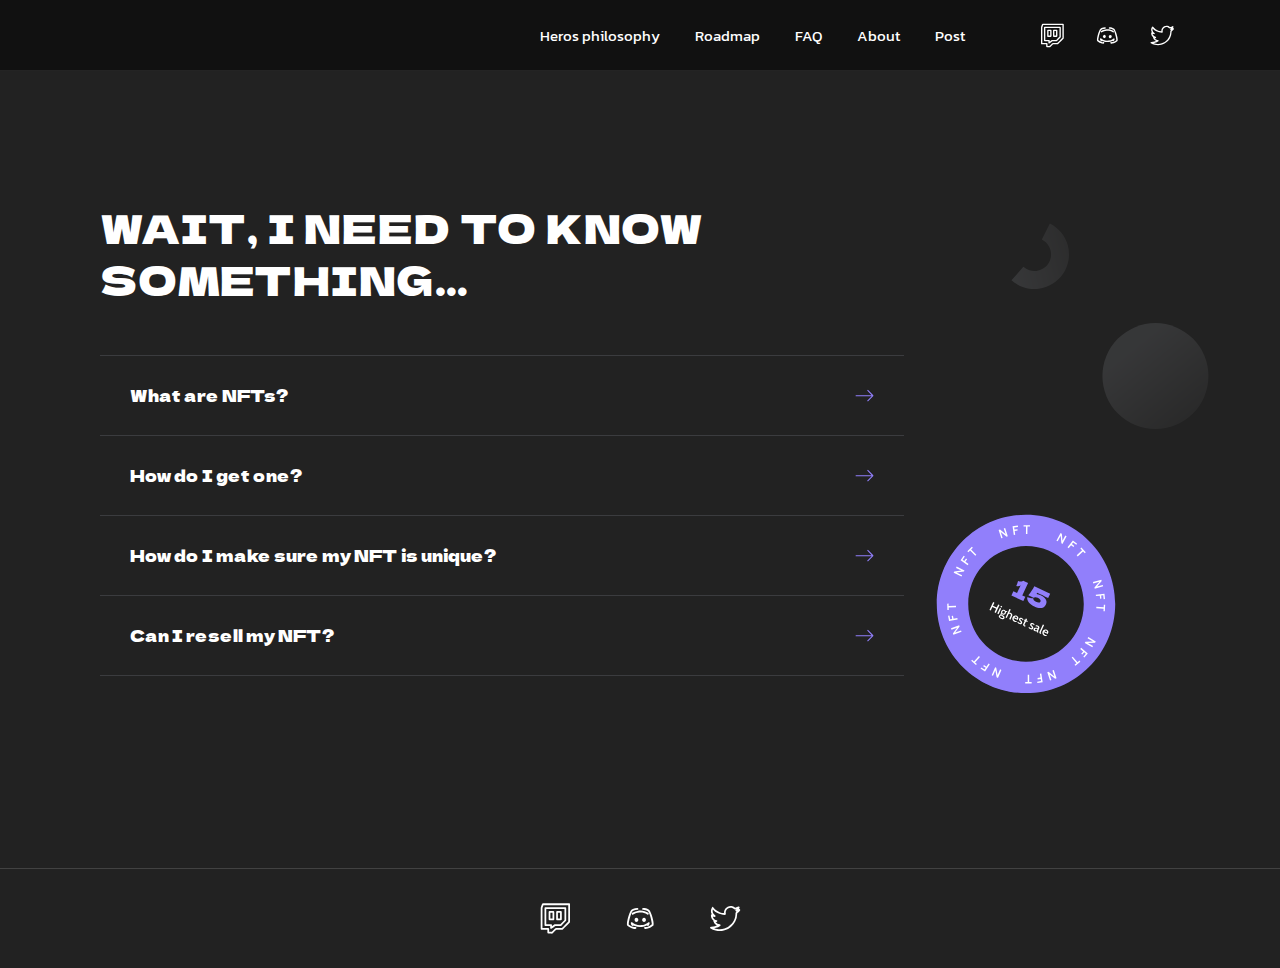
<file: faq.html>
<!DOCTYPE html>
<html lang="en">
	<head>
	<meta charset="UTF-8" />
	<meta http-equiv="X-UA-Compatible" content="IE=edge" />
	<meta name="viewport" content="width=device-width, initial-scale=1.0" />
	<meta name="theme-color" media="(prefers-color-scheme: light)" content="white" />
	<meta name="theme-color" media="(prefers-color-scheme: dark)" content="#222222" />
	<!-- Google Fonts -->

	<!-- CSS Styles  -->
	<link href="https://fonts.googleapis.com/css2?family=Kanit:wght@400;500&family=Dela+Gothic+One&display=swap" rel="stylesheet" />
	<link rel="stylesheet" href="css/vendor/bootstrap.min.css" />
	<link rel="stylesheet" href="css/vendor/animate.css" />
	<link rel="stylesheet" href="css/vendor/owl.carousel.min.css" />
	<link rel="stylesheet" href="css/vendor/owl.theme.default.min.css" />
	<link rel="stylesheet" href="css/style.min.css" />
	<link rel="icon" href="img/favicon_nft_dark.svg" />
	<title>FAQ</title>
</head>

	<body class="theme-dark">
		<header class="header">
	<div class="container">
		<nav class="header__navbar navbar navbar-expand-lg">
			<button class="navbar-toggler" type="button" data-bs-toggle="collapse" data-bs-target="#navbarContent" aria-controls="navbarContent" aria-expanded="false" aria-label="Toggle navigation">
				<span class="navbar-toggler-icon"></span>
			</button>
			<div class="collapse navbar-collapse" id="navbarContent">
				<ul class="navbar-nav list-unstyled">
					<li class="nav-item">
						<a class="nav-link" href="./index.html#philosophy">Heros philosophy</a>
					</li>
					<li class="nav-item">
						<a class="nav-link" href="./roadmap.html">Roadmap</a>
					</li>
					<li class="nav-item">
						<a class="nav-link" href="./faq.html">FAQ</a>
					</li>
					<li class="nav-item">
						<a class="nav-link" href="./about.html">About</a>
					</li>
					<li class="nav-item">
						<a class="nav-link" href="./post.html">Post</a>
					</li>
				</ul>

				<div class="header__social"><ul class="social__list">
	<li class="social__item">
		<a class="d-flex text-decoration-none" href="#" target="_blank">
			<svg width="35" height="35">
				<use xlink:href="#twitch"></use>
			</svg>
			<span class="d-lg-none">Twitch</span>
		</a>
	</li>
	<li class="social__item">
		<a class="d-flex text-decoration-none" href="#" target="_blank">
			<svg width="35" height="35">
				<use xlink:href="#discord"></use>
			</svg>
			<span class="d-lg-none">Discord</span>
		</a>
	</li>
	<li class="social__item">
		<a class="d-flex text-decoration-none" href="#" target="_blank">
			<svg width="35" height="35">
				<use xlink:href="#twitter"></use>
			</svg>
			<span class="d-lg-none">Twitter</span>
		</a>
	</li>
</ul>
</div>

			</div>
		</nav>
	</div>
</header>


		<main class="main m-0 py-60">
			<section class="section-faq">
				<img class="section-faq__ornament" src="img/section-faq-ornament.svg" alt="" />
				<div class="section-faq__container container">
					<h2 class="section-faq__title nft-h2">Wait, I need to know <br />something…</h2>
					<div class="section-faq__wrapper row align-items-end">
						<ul class="section-faq__list list-unstyled col-sm-8 col-lg-9">
							<li class="section-faq__item wow animate__animated animate__fadeInUp" data-wow-delay="0.1s">
								<div class="section-faq__item-heading">
									<h3 class="section-faq__item-title">What are NFTs?</h3>
									<span class="section-faq__item-icon">
										<svg>
											<use xlink:href="#faq-icon"></use>
										</svg>
									</span>
								</div>
								<div class="section-faq__item-content">
									<p>NFTs (non-fungible tokens) are unique cryptographic tokens that exist on a blockchain and can’t be replicated. Nerd-to-human translation: NFTs are the code version of ownership papers. No one else has it but you.</p>
								</div>
							</li>
							<li class="section-faq__item wow animate__animated animate__fadeInUp" data-wow-delay="0.2s">
								<div class="section-faq__item-heading">
									<h3 class="section-faq__item-title">How do I get one?</h3>
									<span class="section-faq__item-icon">
										<svg>
											<use xlink:href="#faq-icon"></use>
										</svg>
									</span>
								</div>
								<div class="section-faq__item-content">
									<p>Pretty simple: you can buy them from us. Make sure you have a crypto wallet and some Ethereum there. We have more detailed instructions in our blog.</p>
								</div>
							</li>
							<li class="section-faq__item wow animate__animated animate__fadeInUp" data-wow-delay="0.3s">
								<div class="section-faq__item-heading">
									<h3 class="section-faq__item-title">How do I make sure my NFT is unique?</h3>
									<span class="section-faq__item-icon">
										<svg>
											<use xlink:href="#faq-icon"></use>
										</svg>
									</span>
								</div>
								<div class="section-faq__item-content">
									<p>Once you own it, you can do whatever you want - just like with stuff bought anywhere else. If you’d like to resell NFTs, read our step-by-step guide.</p>
								</div>
							</li>
							<li class="section-faq__item wow animate__animated animate__fadeInUp" data-wow-delay="0.4s">
								<div class="section-faq__item-heading">
									<h3 class="section-faq__item-title">Can I resell my NFT?</h3>
									<span class="section-faq__item-icon">
										<svg>
											<use xlink:href="#faq-icon"></use>
										</svg>
									</span>
								</div>
								<div class="section-faq__item-content">
									<p>NFTs are uniqueby definition. As the name suggests, they are non-fungible, i.e. one NFT is not equal to another and no two NFTs are the same.<br>
										However, there is a problem of how to verify the authenticity of the NFT and the artwork behind it. Fraudsters often sell NFTs without artists' consent.</p>
								</div>
							</li>
						</ul>
						<div class="section-faq__image col-sm-4 col-lg-3"></div>
					</div>
				</div>
			</section>
		</main>

		<footer class="footer">
	<div class="footer__container container">
		<div class="row">
			<div class="col-12">
				<div class="footer__social"><ul class="social__list">
	<li class="social__item">
		<a class="d-flex text-decoration-none" href="#" target="_blank">
			<svg width="35" height="35">
				<use xlink:href="#twitch"></use>
			</svg>
			<span class="d-lg-none">Twitch</span>
		</a>
	</li>
	<li class="social__item">
		<a class="d-flex text-decoration-none" href="#" target="_blank">
			<svg width="35" height="35">
				<use xlink:href="#discord"></use>
			</svg>
			<span class="d-lg-none">Discord</span>
		</a>
	</li>
	<li class="social__item">
		<a class="d-flex text-decoration-none" href="#" target="_blank">
			<svg width="35" height="35">
				<use xlink:href="#twitter"></use>
			</svg>
			<span class="d-lg-none">Twitter</span>
		</a>
	</li>
</ul>
</div>
			</div>
		</div>
	</div>
</footer>

<div class="scroll-to-top"></div>

<!-- Javascript Files -->
<script src="js/vendor/jquery-3.6.0.min.js"></script>
<script src="js/vendor/bootstrap.min.js"></script>
<script src="js/vendor/wow.min.js"></script>
<script src="js/vendor/owl.carousel.min.js"></script>
<script src="js/script.js"></script>
<script>
	new WOW().init();
</script>

<svg viewBox="0 0 599 598" xmlns="http://www.w3.org/2000/svg" xmlns:xlink="http://www.w3.org/1999/xlink" style="display: none">
	<style>
		:root > svg {
			display: none;
		}
		:root > svg:target {
			display: block;
		}
	</style>
	<svg viewBox="0 0 43 43" fill="none" id="cards-icon" xmlns="http://www.w3.org/2000/svg">
		<rect width="43" height="43" rx="21.5" fill="currentColor" />
		<path
			d="M34.8 21.385v.377c-.186.46-.533.592-1.016.608a32.76 32.76 0 00-6.57.878c-.369.088-.727.22-1.1.334.223.906.559 1.715 1.062 2.44.33.477.723.91 1.09 1.36.236.29.277.621.107.922-.167.296-.489.472-.813.384a1.27 1.27 0 01-.52-.304 8.07 8.07 0 00-2.511-1.664c-.368-.151-.75-.266-1.142-.402-.07.199-.131.347-.175.5-.668 2.36-.95 4.777-1.05 7.217-.02.483-.147.833-.606 1.021h-.375c-.355-.164-.585-.402-.598-.832a33.399 33.399 0 00-.916-6.914c-.08-.326-.198-.642-.296-.956-.636.097-1.76.56-2.413 1.032-.47.339-.91.72-1.354 1.093-.482.405-1.153.234-1.314-.347-.097-.352.048-.626.289-.87a7.73 7.73 0 001.64-2.468c.16-.384.28-.785.425-1.197-.2-.07-.348-.13-.501-.173-2.35-.67-4.758-.954-7.19-1.055-.48-.02-.83-.148-1.016-.608v-.377c.163-.357.4-.587.829-.6a33.153 33.153 0 006.888-.919c.325-.079.64-.199 1.03-.322-.263-.63-.483-1.226-.756-1.796-.344-.715-.834-1.332-1.383-1.904-.406-.424-.368-.984.07-1.276.341-.226.73-.16 1.086.19a7.787 7.787 0 002.458 1.646c.383.16.783.28 1.192.426.07-.2.13-.349.174-.503.67-2.367.953-4.793 1.051-7.243.02-.478.164-.81.605-.994h.376c.459.187.612.533.605 1.021-.008.536.045 1.075.093 1.61.149 1.67.375 3.33.773 4.96.093.378.223.747.358 1.19.625-.261 1.211-.475 1.77-.745.721-.35 1.345-.845 1.921-1.402.414-.4.956-.373 1.257.048.242.339.18.747-.175 1.112a7.869 7.869 0 00-1.682 2.567c-.143.353-.25.72-.37 1.07.065.042.085.061.11.07.126.045.25.094.38.13 2.349.672 4.757.954 7.188 1.055.481.022.828.151 1.016.61zM21.384 15.68h-.049c-.031.13-.053.261-.097.386-.212.608-.4 1.227-.656 1.815-.248.572-.568.704-1.167.558-.46-.11-.91-.254-1.365-.382l-.23-.063c.148.557.3 1.081.426 1.611.145.604.014.93-.55 1.176-.595.259-1.22.45-1.833.667-.12.042-.245.067-.368.1.123.088.245.11.36.15.622.22 1.256.414 1.859.677.54.236.677.57.54 1.134-.113.469-.257.93-.387 1.396l-.067.235c.557-.15 1.078-.303 1.607-.43.619-.149.924-.02 1.182.573.252.581.437 1.19.647 1.79.046.132.07.27.106.406.091-.137.116-.277.162-.41.21-.598.395-1.208.648-1.789.255-.59.562-.709 1.184-.573.148.033.298.062.444.104.38.109.76.225 1.168.347l-.076-.255c-.133-.474-.278-.945-.393-1.422-.124-.51-.003-.802.455-1.056a6.4 6.4 0 01.979-.431c.44-.155.892-.274 1.419-.433-.216-.054-.352-.086-.489-.122-.69-.186-1.377-.384-1.993-.766-.345-.214-.472-.522-.39-.919.037-.184.071-.37.122-.55.112-.4.233-.797.359-1.223-.098.03-.164.052-.23.071-.481.136-.959.284-1.444.402-.504.123-.798-.002-1.05-.46a6.248 6.248 0 01-.422-.957c-.157-.446-.276-.904-.41-1.357z"
			fill="#fff"
		/></svg
	><svg viewBox="0 0 48 48" fill="none" id="cards-icon-2" xmlns="http://www.w3.org/2000/svg">
		<rect width="48" height="48" rx="24" fill="currentColor" />
		<path
			d="M11.656 38.987c-.522-.239-.672-.65-.655-1.21.08-2.602 1.144-4.73 3.043-6.469.729-.666 1.478-1.31 2.208-1.973.228-.207.433-.44.634-.675.508-.59.744-1.276.74-2.061-.008-2.773-.05-5.547.01-8.318.067-3.01 1.169-5.636 3.248-7.823.706-.743 1.569-1.256 2.608-1.414.026-.004.05-.029.075-.044h.898c.63.15 1.238.35 1.785.718.999.672 1.747 1.572 2.35 2.593 1.19 2.014 1.86 4.168 1.818 6.538-.044 2.453.034 4.909-.027 7.36-.033 1.293.44 2.279 1.365 3.109.838.753 1.695 1.486 2.508 2.264 1.76 1.685 2.686 3.75 2.767 6.196.018.557-.13.972-.655 1.21h-24.72zm7.72-5.543h9.281v-.413c0-4.678-.027-9.355.015-14.033.014-1.696-.324-3.283-1.046-4.799-.51-1.07-1.13-2.067-2.072-2.82-.638-.51-1.358-.83-2.161-.5-.467.191-.94.48-1.282.845-1.72 1.837-2.695 4.033-2.72 6.554-.05 4.946-.015 9.893-.015 14.84v.326zm15.826 3.79c-.01-.144-.01-.242-.024-.338-.18-1.322-.685-2.52-1.61-3.472-.976-1.005-2.05-1.916-3.083-2.867-.009-.008-.036.006-.06.01-.004.026-.014.054-.014.082-.001 2.115.001 4.229-.005 6.343-.001.21.084.246.267.245 1.057-.006 2.114-.003 3.17-.003h1.36zm-17.578-6.741c-.757.662-1.46 1.263-2.15 1.88-1.156 1.037-2.09 2.224-2.47 3.768-.084.345-.13.698-.203 1.093h.35c1.375 0 2.751-.006 4.128.006.268.003.354-.063.352-.345-.012-2.024-.007-4.048-.007-6.072v-.33zm1.764 6.714h9.27c0-.564-.015-1.102.005-1.639.01-.27-.066-.353-.346-.352-2.87.01-5.738.006-8.608.007-.104 0-.21.011-.32.017v1.967z"
			fill="#fff"
		/>
		<path d="M24.026 15.549a2.6 2.6 0 012.601 2.486c.025.55-.303.958-.807.999-.49.04-.891-.332-.94-.87-.048-.52-.385-.855-.858-.854-.483 0-.815.324-.867.845-.055.548-.442.913-.933.881-.51-.033-.844-.452-.815-1.02a2.598 2.598 0 012.619-2.467z" fill="#fff" /></svg
	><svg viewBox="0 0 48 48" fill="none" id="cards-icon-3" xmlns="http://www.w3.org/2000/svg">
		<rect width="48" height="48" rx="24" fill="currentColor" />
		<path
			d="M26.454 38.989h-.478c-.293-.051-.585-.11-.878-.151-2.486-.357-4.972-.712-7.459-1.066-1.835-.262-3.67-.519-5.506-.782-.586-.085-.83-.336-.92-.928-.061-.404-.111-.81-.168-1.214-.593-4.163-1.18-8.328-1.789-12.49-.073-.5.057-.85.406-1.199 3.651-3.637 7.29-7.287 10.94-10.926.433-.432.907-.823 1.363-1.233h.479c.263.045.525.097.79.135 4.33.62 8.662 1.236 12.993 1.855.657.093.896.337.989.995.178 1.273.356 2.547.537 3.82.466 3.275.924 6.553 1.41 9.825.077.516-.073.869-.427 1.222-3.638 3.623-7.262 7.258-10.898 10.883-.44.44-.921.837-1.384 1.254zm-5.008-6.942L32.23 21.265l-5.285-5.298-10.789 10.788c1.757 1.756 3.539 3.538 5.291 5.292zm4.147-17.396l-3.419-3.447-10.77 10.767 3.44 3.431 10.749-10.751zm.626 22.133l10.786-10.78-3.42-3.425-10.78 10.78c1.14 1.142 2.29 2.297 3.414 3.425zM15.244 28.46l-1.847 6.35 6.346-1.848-4.499-4.502zM28.67 15.032l4.502 4.509 1.85-6.358c-2.175.634-4.268 1.242-6.352 1.85zm3.334-2.797l.002-.066-7.242-1.037c.031.082.033.105.045.117.752.755 1.503 1.512 2.265 2.256.065.064.217.084.314.06.376-.091.747-.21 1.12-.318l3.496-1.012zm4.024 3.927c-.044.06-.06.074-.065.091-.447 1.532-.896 3.063-1.33 4.597-.027.093.037.25.112.327.696.713 1.404 1.415 2.11 2.12.05.049.11.086.223.174l-1.05-7.309zm-24.573 8.352a9.848 9.848 0 01-.104.066l1.04 7.237c.039-.045.058-.057.063-.073.449-1.538.9-3.076 1.338-4.618.025-.086-.035-.23-.103-.303-.305-.328-.63-.637-.942-.958-.434-.448-.862-.9-1.293-1.35zm4.955 11.249l.005.053 7.209 1.036a.559.559 0 00-.16-.263c-.676-.677-1.359-1.349-2.027-2.035-.146-.15-.272-.182-.47-.122-.792.24-1.59.462-2.384.694-.725.21-1.449.425-2.173.637z"
			fill="#fff"
		/></svg
	><svg viewBox="0 0 48 48" fill="none" id="cards-icon-4" xmlns="http://www.w3.org/2000/svg">
		<rect width="48" height="48" rx="24" fill="currentColor" />
		<path
			d="M14.486 29.362a1.133 1.133 0 001.607-1.597l-.075-.076c-.197-.198-.403-.388-.591-.594-.369-.404-.357-.935.017-1.284.338-.316.876-.294 1.239.065l.325.325c.614.62 1.616.622 2.23.002.479-.483.575-1.211.327-1.845a8.911 8.911 0 01-.523-1.935c-.532-3.576.51-6.64 3.192-9.04 2.776-2.483 6.072-3.176 9.6-2.04 3.706 1.193 6.009 3.812 6.729 7.659.866 4.63-1.536 9.06-5.87 10.905-2.777 1.181-5.563 1.054-8.286-.248-.218-.104-.33-.059-.483.093-2.605 2.613-5.214 5.221-7.821 7.832-.546.547-1 .556-1.54.015a7838.183 7838.183 0 01-5.48-5.478c-.44-.442-.431-.944.014-1.389.862-.858 1.721-1.719 2.579-2.582.585-.588 1.02-.59 1.603-.002.401.405.803.808 1.207 1.214zm.687 6.3c.097.097.258.106.355.009 2.581-2.58 5.163-5.16 7.743-7.741.427-.427.797-.482 1.313-.175 1.738 1.035 3.602 1.395 5.602 1.075 5.055-.808 8.147-6.26 6.248-11.025-1.357-3.403-4.63-5.43-8.321-5.15-4.03.303-7.311 3.715-7.46 7.754-.06 1.628.317 3.144 1.152 4.544.36.604.325.913-.168 1.407a4854.46 4854.46 0 01-5.601 5.607c-.476.476-.953.47-1.434-.009-.63-.626-1.256-1.255-1.883-1.881a.282.282 0 00-.397.005l-.563.553a1.119 1.119 0 00-.01 1.588l3.424 3.438z"
			fill="#fff"
		/>
		<path d="M28.81 26.677a5.883 5.883 0 01-5.885-5.933 5.885 5.885 0 015.926-5.865 5.898 5.898 0 015.875 5.92 5.895 5.895 0 01-5.915 5.878zm4.152-5.871c.019-2.283-1.819-4.158-4.09-4.173-2.301-.016-4.18 1.821-4.195 4.101a4.145 4.145 0 004.108 4.19 4.135 4.135 0 004.177-4.118z" fill="#fff" /></svg
	><svg viewBox="0 0 48 48" fill="none" id="cards-icon-5" xmlns="http://www.w3.org/2000/svg">
		<rect width="48" height="48" rx="24" fill="currentColor" />
		<path
			d="M38.988 25.578v1.736c-.039.294-.08.587-.116.88a13.905 13.905 0 01-2.566 6.523 1.172 1.172 0 01-.45.37c-.355.158-.733.046-.977-.237-.26-.3-.266-.68-.04-1.116 1.977-3.807 1.799-7.525-.47-11.154-.08-.127-.172-.245-.262-.364-.088-.118-.181-.232-.271-.348.461 1.15.81 2.31.94 3.53.332 3.095-.394 5.915-2.323 8.365-2.134 2.71-4.957 4.328-8.335 4.982-.564.108-1.14.162-1.71.241h-1.736c-.325-.04-.65-.078-.975-.121a13.901 13.901 0 01-6.455-2.577c-.427-.311-.532-.813-.28-1.21.26-.412.753-.519 1.238-.267.23.119.455.25.692.354 3.507 1.554 6.914 1.36 10.212-.602.351-.208.673-.466 1.009-.701a.457.457 0 00-.278.045c-1.04.454-2.12.756-3.249.876-3.222.341-6.127-.46-8.62-2.532-2.497-2.074-4.026-4.755-4.678-7.93-.13-.632-.194-1.276-.288-1.914v-1.795c.039-.274.081-.547.116-.822a13.886 13.886 0 012.566-6.521c.111-.154.278-.295.45-.372.356-.157.733-.045.977.238.26.302.267.682.04 1.116-1.98 3.808-1.798 7.527.471 11.154.157.25.348.479.523.717-.075-.33-.201-.623-.308-.922-.11-.31-.216-.622-.3-.94-.75-2.879-.525-5.68.892-8.302 2.035-3.765 5.316-5.857 9.442-6.716.563-.117 1.14-.163 1.711-.242h1.736c.097.017.194.044.292.05 1.494.113 2.927.471 4.309 1.047.97.404 1.877.92 2.736 1.526.334.236.555.52.491.949-.1.672-.76.914-1.437.563-3.647-1.893-7.251-1.801-10.799.272-.361.211-.691.477-1.035.717a.37.37 0 00.25-.034 11.166 11.166 0 013.515-.912c2.944-.257 5.638.442 7.985 2.243C36.351 17.515 38 20.31 38.7 23.667c.131.628.195 1.273.29 1.91zm-2.28-2.576l.073-.034c-.345-.79-.642-1.607-1.045-2.366-1.129-2.125-2.707-3.823-4.925-4.837-2.24-1.024-4.566-1.179-6.916-.453-2.21.682-3.99 1.972-5.205 3.976-.273.448-.705.618-1.144.437-.422-.174-.614-.59-.499-1.093.57-2.495 1.909-4.495 3.945-6.023.674-.505 1.406-.934 2.086-1.38.009-.001-.03-.006-.064.004-2.564.782-4.755 2.15-6.306 4.355-2.09 2.972-2.384 6.2-.997 9.547.724 1.745 1.903 3.15 3.538 4.139.479.29.66.7.485 1.15-.171.441-.596.627-1.141.501-2.742-.633-4.83-2.197-6.394-4.5-.322-.473-.6-.974-.899-1.463-.002.125.028.238.065.348a12.664 12.664 0 002.543 4.462c2.68 3.063 7.014 4.159 10.795 2.692 1.925-.747 3.487-1.953 4.575-3.73.291-.477.697-.659 1.15-.482.441.171.627.596.5 1.142-.636 2.753-2.213 4.845-4.524 6.412-.495.337-1.022.627-1.598.978.118-.026.166-.032.211-.046 1.782-.541 3.384-1.408 4.759-2.669 2.77-2.543 3.832-5.683 3.092-9.36-.521-2.587-1.915-4.637-4.196-6.036-.432-.265-.589-.697-.412-1.128.172-.421.59-.616 1.092-.5 2.505.574 4.511 1.919 6.04 3.97.475.634.88 1.323 1.316 1.987z"
			fill="#fff"
		/>
		<path d="M24.003 28.63a4.637 4.637 0 01-4.648-4.629 4.635 4.635 0 014.63-4.648 4.635 4.635 0 014.647 4.63 4.636 4.636 0 01-4.629 4.648zm2.876-4.636a2.895 2.895 0 00-2.869-2.887 2.896 2.896 0 00-2.902 2.884 2.897 2.897 0 002.869 2.887 2.897 2.897 0 002.902-2.884z" fill="#fff" /></svg
	><svg viewBox="0 0 43 43" fill="none" id="cards-icon-white" xmlns="http://www.w3.org/2000/svg">
		<rect width="43" height="43" rx="21.5" fill="#fff" />
		<path
			d="M34.8 21.385v.377c-.186.46-.533.592-1.016.608a32.76 32.76 0 00-6.57.878c-.369.088-.727.22-1.1.334.223.906.559 1.715 1.062 2.44.33.477.723.91 1.09 1.36.236.29.277.622.107.922-.167.296-.489.472-.813.384a1.27 1.27 0 01-.52-.304 8.07 8.07 0 00-2.511-1.664c-.368-.151-.75-.265-1.142-.402-.07.199-.131.348-.175.5-.668 2.36-.95 4.777-1.05 7.217-.02.483-.147.833-.606 1.021h-.375c-.355-.164-.585-.402-.598-.832a33.399 33.399 0 00-.916-6.914c-.08-.326-.198-.642-.296-.956-.636.097-1.76.56-2.413 1.032-.47.339-.91.72-1.354 1.093-.482.405-1.153.234-1.314-.347-.097-.352.048-.626.289-.87a7.73 7.73 0 001.64-2.468c.16-.384.28-.785.425-1.197-.2-.07-.348-.13-.501-.173-2.35-.67-4.758-.954-7.19-1.055-.48-.02-.83-.148-1.016-.608v-.377c.163-.357.4-.587.829-.6a33.153 33.153 0 006.888-.919c.325-.079.64-.199 1.03-.322-.263-.63-.483-1.226-.756-1.796-.344-.715-.834-1.332-1.383-1.904-.406-.424-.368-.984.07-1.275.341-.227.73-.16 1.086.188a7.787 7.787 0 002.458 1.647c.383.16.783.28 1.192.426.07-.2.13-.349.174-.503.67-2.367.953-4.793 1.051-7.243.02-.478.164-.81.605-.994h.376c.459.188.612.533.605 1.021-.008.536.045 1.075.093 1.61.149 1.67.375 3.33.773 4.96.093.378.223.747.358 1.19.625-.261 1.211-.475 1.77-.745.721-.35 1.345-.845 1.921-1.402.414-.4.956-.372 1.257.048.242.339.18.747-.175 1.112a7.869 7.869 0 00-1.682 2.567c-.143.353-.25.72-.37 1.07.065.042.085.061.11.07.126.045.25.094.38.13 2.349.672 4.757.954 7.188 1.055.481.022.828.151 1.016.61zM21.384 15.68h-.049c-.031.13-.053.262-.097.387-.212.607-.4 1.226-.656 1.814-.248.572-.568.704-1.167.559-.46-.112-.91-.255-1.365-.383l-.23-.063c.148.558.3 1.081.426 1.611.145.604.014.931-.55 1.176-.595.259-1.22.45-1.833.667-.12.042-.245.067-.368.1.123.088.245.11.36.15.622.22 1.256.414 1.859.677.54.236.677.57.54 1.134-.113.47-.257.93-.387 1.396l-.067.235c.557-.15 1.078-.303 1.607-.43.619-.149.924-.02 1.182.573.252.581.437 1.19.647 1.79.046.132.07.27.106.406.091-.137.116-.277.162-.41.21-.598.395-1.208.648-1.789.255-.59.562-.709 1.184-.573.148.033.298.062.444.104.38.109.76.225 1.168.347l-.076-.255c-.133-.474-.278-.945-.393-1.422-.124-.51-.003-.802.455-1.056a6.39 6.39 0 01.979-.431c.44-.155.892-.274 1.419-.433-.216-.054-.352-.086-.489-.122-.69-.186-1.377-.384-1.993-.766-.345-.214-.472-.522-.39-.918.037-.185.071-.37.122-.551.112-.4.233-.797.359-1.223-.098.03-.164.052-.23.071-.481.136-.959.284-1.444.402-.504.123-.798-.002-1.05-.46a6.248 6.248 0 01-.422-.957c-.157-.446-.276-.904-.41-1.357z"
			fill="currentColor"
		/></svg
	><svg viewBox="0 0 19 13" fill="none" id="carousel-next" xmlns="http://www.w3.org/2000/svg"><path fill-rule="evenodd" clip-rule="evenodd" d="M13.167.273L19 6.216v.84L13.167 13l-.825-.84 4.837-4.93H0V6.041h17.18l-4.84-4.928.825-.84h.002z" fill="currentColor" /></svg
	><svg viewBox="0 0 19 13" fill="none" id="carousel-prev" xmlns="http://www.w3.org/2000/svg"><path fill-rule="evenodd" clip-rule="evenodd" d="M5.833 12.727L0 6.784v-.84L5.833 0l.825.84-4.837 4.93H19v1.189H1.82l4.84 4.928-.825.84h-.002z" fill="currentColor" /></svg
	><svg viewBox="0 0 35 35" fill="none" id="discord" xmlns="http://www.w3.org/2000/svg">
		<path
			d="M6.933 21.691c.002-1.124.21-2.223.47-3.31.227-.949.484-1.892.77-2.826.402-1.316.875-2.606 1.515-3.83.403-.77 1.053-1.255 1.815-1.61 1.134-.53 2.339-.743 3.58-.767a.715.715 0 01.748.718c.002.398-.305.707-.721.725-.956.043-1.889.185-2.784.546-.824.332-1.415.89-1.732 1.716-.345.898-.692 1.798-.99 2.713A33.256 33.256 0 008.5 20.295c-.092.528-.119 1.069-.174 1.604-.017.16.049.281.178.374 1.182.847 2.447 1.523 3.869 1.872.337.083.676.089 1.018-.044a.7.7 0 01.905.401c.15.38-.014.774-.39.946-.655.3-1.328.236-1.993.07-1.685-.423-3.17-1.248-4.538-2.298-.338-.26-.41-.639-.441-1.03-.011-.166 0-.333 0-.499z"
			fill="currentColor"
		/>
		<path
			d="M27.727 21.69c-.04.322-.05.651-.131.963-.05.194-.167.41-.32.53-1.437 1.127-3.012 1.996-4.814 2.385-.583.126-1.174.143-1.74-.119-.368-.169-.542-.54-.413-.923.115-.341.515-.573.872-.439.525.2 1.027.101 1.521-.058 1.166-.374 2.24-.936 3.25-1.629.275-.189.4-.4.345-.727-.16-.962-.278-1.934-.486-2.886a47.557 47.557 0 00-.828-3.16 18.122 18.122 0 00-1.033-2.758c-.3-.627-.739-1.097-1.363-1.395-.784-.374-1.615-.566-2.474-.644-.2-.018-.398-.028-.598-.04-.418-.022-.736-.348-.725-.744a.721.721 0 01.75-.698c1.522.049 2.982.337 4.292 1.169.53.337.93.796 1.184 1.368.348.782.705 1.563 1.002 2.364a32.79 32.79 0 011.246 4.283c.227 1.039.424 2.084.463 3.158z"
			fill="currentColor"
		/>
		<path
			d="M12.102 22.89c-.32.4-.678.518-1.017.32a1.611 1.611 0 01-.381-.344 2.992 2.992 0 01-.734-1.712.711.711 0 01.38-.692c.306-.152.595-.11.858.101a9.486 9.486 0 002.272 1.35c1.567.66 3.203.846 4.885.698 1.673-.147 3.194-.715 4.57-1.67.17-.117.33-.246.495-.37.291-.221.616-.255.892-.08.287.183.357.455.315.78a2.986 2.986 0 01-.935 1.824c-.31.294-.802.274-1.054-.065-.1-.135-.18-.13-.31-.063a10.162 10.162 0 01-3.749 1.092c-1.92.177-3.798-.002-5.592-.769-.3-.127-.594-.265-.895-.4z"
			fill="currentColor"
		/>
		<path
			d="M23.176 14.498c-.145-.058-.302-.096-.433-.177-1.88-1.16-3.926-1.633-6.12-1.454-1.713.14-3.319.642-4.812 1.5a.737.737 0 01-1.01-.254.722.722 0 01.261-.99c1.286-.755 2.67-1.243 4.13-1.524 1.88-.361 3.744-.303 5.584.247.985.295 1.913.72 2.784 1.27.315.2.436.513.336.839-.1.316-.37.51-.72.543z"
			fill="currentColor"
		/>
		<path d="M20.26 20.174c-.45-.003-.802-.202-1.086-.54-.498-.595-.512-1.557-.035-2.169.648-.83 1.794-.755 2.335.153.412.69.293 1.607-.279 2.17-.24.235-.598.383-.935.386z" fill="currentColor" />
		<path d="M14.431 20.182c-.642-.037-1.049-.327-1.32-.824-.403-.74-.183-1.748.483-2.22a1.33 1.33 0 011.689.104c.89.816.66 2.406-.434 2.834-.15.059-.317.081-.418.106z" fill="currentColor" /></svg
	><svg viewBox="0 0 19 14" fill="none" id="faq-icon" xmlns="http://www.w3.org/2000/svg"><path fill-rule="evenodd" clip-rule="evenodd" d="M13.167 13.596L19 7.653v-.84L13.167.869l-.825.84 4.837 4.93H0v1.189h17.18l-4.84 4.928.825.84h.002z" fill="currentColor" /></svg
	><svg viewBox="0 0 22 22" fill="none" id="menu-close" xmlns="http://www.w3.org/2000/svg">
		<path d="M2.109 22L22 2.46 19.976.47.084 20.011 2.11 22z" fill="#222" />
		<path d="M0 1.989l19.891 19.54 2.025-1.989L2.024 0 0 1.989z" fill="#222" /></svg
	><svg viewBox="0 0 22 22" fill="none" id="menu-close-dark" xmlns="http://www.w3.org/2000/svg">
		<path d="M2.109 22L22 2.46 19.976.47.084 20.011 2.11 22z" fill="#fff" />
		<path d="M0 1.989l19.891 19.54 2.025-1.989L2.024 0 0 1.989z" fill="#fff" /></svg
	><svg viewBox="0 0 29 22" fill="none" id="menu-open" xmlns="http://www.w3.org/2000/svg">
		<path d="M0 12.476h29V9.524H0v2.952z" fill="#222" />
		<path d="M0 2.951h29V0H0v2.951z" fill="#222" />
		<path fill-rule="evenodd" clip-rule="evenodd" d="M0 22h29v-2.951H0V22z" fill="#222" /></svg
	><svg viewBox="0 0 29 22" fill="none" id="menu-open-dark" xmlns="http://www.w3.org/2000/svg">
		<path d="M0 12.476h29V9.524H0v2.952z" fill="#fff" />
		<path d="M0 2.951h29V0H0v2.951z" fill="#fff" />
		<path fill-rule="evenodd" clip-rule="evenodd" d="M0 22h29v-2.951H0V22z" fill="#fff" /></svg
	><svg viewBox="0 0 599 598" fill="none" id="nft-circle" xmlns="http://www.w3.org/2000/svg">
		<circle cx="297" cy="296.5" r="255.5" stroke="currentColor" stroke-width="38" />
		<path
			d="M467.962 487.348a98.55 98.55 0 002.654 3.08c.295.327.611.514.948.559a.993.993 0 00.863-.252c.245-.221.353-.52.323-.897-.024-.369-.191-.757-.503-1.162a74.054 74.054 0 00-1.062-1.224 45.538 45.538 0 00-1.541-1.62l2.663-2.4a74.226 74.226 0 002.643 3.111 74.445 74.445 0 002.84 2.973c-.51.42-.895.747-1.155.981-.275.248-.64.597-1.096 1.048l-1.799-1.347c.365.748.492 1.427.383 2.038a2.667 2.667 0 01-.879 1.579c-.446.402-.922.649-1.43.743a2.474 2.474 0 01-1.448-.128 3.272 3.272 0 01-1.271-.894l-1.446-1.605a53.352 53.352 0 00-2.195-2.323l2.508-2.26z"
			fill="#fff"
		/>
		<path
			d="M463.797 502.532a.54.54 0 00-.099-.17.472.472 0 00-.397-.181c-.165.018-.341.103-.528.254l-1.54 1.245-1.669-2.065a32.824 32.824 0 001.615-1.151 177.486 177.486 0 00-3.63-4.299l2.764-2.235c.734.924 1.9 2.373 3.497 4.348.157-.14.421-.385.793-.737l1.669 2.064-.828.67.179.221c.491.607.784 1.225.881 1.854a3.11 3.11 0 01-.243 1.798c-.267.576-.685 1.093-1.252 1.552a6.555 6.555 0 01-1.549.925 32.727 32.727 0 00-1.259-2.512l-.213-.407c.29.01.569-.035.835-.135.266-.086.484-.198.655-.336.14-.114.237-.231.293-.353a.459.459 0 00.026-.35z"
			fill="#fff"
		/>
		<path
			d="M449.395 509.261a96.265 96.265 0 002.111-1.383l-.929-1.29c-.32-.435-.664-.71-1.033-.823-.371-.1-.799.028-1.282.383a3.541 3.541 0 00-.497.439 10.22 10.22 0 00-.617-.942 57.792 57.792 0 00-.753-.973c.307-.325.576-.585.806-.779.23-.193.538-.432.925-.716.943-.693 1.777-.959 2.504-.798.724.175 1.385.67 1.983 1.484l1.489 2.051c.367-.294.744-.608 1.132-.943l1.572 2.14c-.419.308-.676.701-.771 1.18-.095.48-.034.925.182 1.337l-3.288 2.416c-.003-.866.12-1.652.371-2.357l-2.333 1.714-1.572-2.14z"
			fill="#fff"
		/>
		<path
			d="M434.135 517.658c-.282-.425-.632-.692-1.049-.801-.426-.104-.895 0-1.408.312a2.092 2.092 0 00-.663.613 2.403 2.403 0 00-.319.862c-.897.159-1.896.433-2.994.82-.119-.829.048-1.633.5-2.411.443-.773 1.198-1.484 2.266-2.133 1.427-.868 2.685-1.176 3.774-.926 1.089.251 1.963.919 2.623 2.004.66 1.085.851 2.169.572 3.251-.278 1.082-1.13 2.057-2.557 2.925-1.068.649-2.047.993-2.937 1.031-.899.043-1.689-.179-2.371-.665a25.502 25.502 0 002.106-2.282c.318.1.619.133.904.101.29-.025.575-.122.857-.294.513-.311.821-.68.925-1.106.095-.421.019-.854-.229-1.301z"
			fill="#fff"
		/>
		<path
			d="M417.894 522.059c1.51-.801 2.806-1.047 3.887-.737 1.077.323 1.915 1.05 2.515 2.181.586 1.104.708 2.189.366 3.252-.35 1.069-1.28 2.004-2.791 2.805-1.016.539-1.953.821-2.811.846-.863.038-1.607-.139-2.234-.531-.622-.383-1.118-.924-1.488-1.622-.605-1.139-.71-2.255-.315-3.347.385-1.087 1.342-2.036 2.871-2.847zm1.141 2.281c-.574.305-.93.669-1.067 1.093-.138.423-.085.865.159 1.324.229.433.558.712.986.836.433.133.936.047 1.51-.258.575-.304.922-.664 1.041-1.078.12-.415.063-.843-.171-1.284-.244-.46-.571-.756-.981-.89-.41-.133-.903-.047-1.477.257z"
			fill="#fff"
		/>
		<path d="M407.941 533.859a179.82 179.82 0 00-1.16-2.504 122.37 122.37 0 00-1.406-2.92l3.204-1.506.707 1.54a409.792 409.792 0 001.805 3.909c.408.869.996 2.095 1.763 3.68l.702 1.459-3.203 1.507a255.368 255.368 0 00-1.454-3.163c-.425-.905-.744-1.572-.958-2.002z" fill="#fff" />
		<path d="M399.507 537.569c-.227-.555-.584-1.403-1.071-2.544a118.306 118.306 0 00-1.301-2.967l3.256-1.391.652 1.564a408.532 408.532 0 001.664 3.971c.377.883.921 2.129 1.631 3.74l.65 1.484-3.255 1.391c-.54-1.314-.987-2.385-1.34-3.212-.393-.92-.688-1.598-.886-2.036z" fill="#fff" />
		<path
			d="M253.701 547.439a100.296 100.296 0 00-.812 3.984c-.078.433-.032.797.138 1.092.16.293.403.469.728.528.324.058.627-.039.906-.294.278-.244.482-.614.612-1.108a71.62 71.62 0 00.318-1.589c.121-.669.234-1.406.339-2.21l3.527.637a74.866 74.866 0 00-.844 3.994 76.134 76.134 0 00-.613 4.066 35.615 35.615 0 00-1.482-.314 33.771 33.771 0 00-1.499-.225l-.036-2.247c-.369.746-.828 1.262-1.378 1.549a2.667 2.667 0 01-1.787.272c-.59-.107-1.078-.332-1.463-.676a2.487 2.487 0 01-.784-1.225 3.265 3.265 0 01-.07-1.552l.384-2.125c.237-1.309.401-2.362.495-3.158l3.321.601z"
			fill="#fff"
		/>
		<path
			d="M239.142 553.437a.542.542 0 00.075-.183.475.475 0 00-.1-.425c-.116-.119-.29-.207-.524-.262l-1.927-.456.611-2.584c.792.259 1.425.45 1.9.573a178.63 178.63 0 001.178-5.502l3.459.819a770.47 770.47 0 00-1.299 5.427c.207.038.563.097 1.068.175l-.611 2.584-1.036-.245-.066.277c-.18.759-.488 1.369-.926 1.831a3.115 3.115 0 01-1.572.908c-.619.141-1.283.127-1.994-.041a6.518 6.518 0 01-1.678-.659c.363-.664.768-1.509 1.216-2.533l.191-.417c.17.235.376.428.618.578.23.157.452.261.667.312.175.041.328.046.458.016a.457.457 0 00.292-.193z"
			fill="#fff"
		/>
		<path
			d="M225.009 546.162c.868.311 1.664.585 2.386.823l.452-1.525c.148-.519.155-.959.019-1.32-.148-.355-.511-.615-1.088-.78a3.511 3.511 0 00-.651-.123c.14-.345.263-.7.367-1.066.05-.173.153-.57.31-1.19.445.044.814.097 1.108.161.294.063.672.161 1.133.293 1.125.322 1.846.819 2.163 1.492.305.68.318 1.506.041 2.477l-.712 2.433c.457.11.937.216 1.438.318l-.73 2.552c-.5-.143-.969-.105-1.406.113a1.973 1.973 0 00-.946.962l-3.922-1.122c.683-.533 1.38-.916 2.091-1.149l-2.783-.796.73-2.553z"
			fill="#fff"
		/>
		<path
			d="M209.029 539.232c.164-.484.162-.924-.008-1.321-.178-.4-.548-.708-1.108-.922a2.09 2.09 0 00-.891-.149c-.289.028-.581.12-.876.275-.676-.613-1.503-1.235-2.481-1.867.583-.601 1.321-.961 2.213-1.08.882-.122 1.906.04 3.074.488 1.559.597 2.573 1.403 3.041 2.418.468 1.015.474 2.115.02 3.301-.455 1.186-1.195 2-2.221 2.442-1.026.442-2.319.364-3.878-.233-1.168-.448-2.039-1.012-2.613-1.692-.584-.685-.892-1.445-.925-2.282a25.55 25.55 0 003.094.269c.116.313.274.571.473.776.197.215.449.381.757.499.56.215 1.041.233 1.441.054.391-.182.687-.507.888-.976z"
			fill="#fff"
		/>
		<path
			d="M195.61 529.077c1.559.705 2.546 1.579 2.962 2.624.404 1.049.342 2.157-.186 3.323-.515 1.139-1.298 1.899-2.348 2.28-1.059.377-2.368.213-3.926-.491-1.048-.474-1.844-1.043-2.389-1.707-.559-.658-.874-1.355-.948-2.091-.077-.726.047-1.449.372-2.169.532-1.176 1.35-1.941 2.455-2.298 1.096-.36 2.432-.184 4.008.529zm-1.105 2.299c-.592-.268-1.098-.327-1.517-.176-.42.15-.737.463-.951.936-.202.447-.221.877-.057 1.292.16.423.536.769 1.128 1.037.592.267 1.089.322 1.49.163s.705-.466.911-.921c.214-.474.248-.914.103-1.32-.146-.406-.515-.743-1.107-1.011z"
			fill="#fff"
		/>
		<path d="M180.188 528.426c.282-.53.705-1.347 1.27-2.451a117.87 117.87 0 001.449-2.898l3.151 1.613-.785 1.502a430.51 430.51 0 00-1.987 3.819c-.438.854-1.048 2.07-1.832 3.646l-.724 1.449-3.152-1.613a254.161 254.161 0 001.612-3.084c.455-.89.788-1.551.998-1.983z" fill="#fff" />
		<path d="M172.092 524.025c.3-.519.753-1.32 1.356-2.403.726-1.302 1.243-2.25 1.552-2.845l3.092 1.724-.839 1.473a424.975 424.975 0 00-2.122 3.746 377.72 377.72 0 00-1.96 3.578l-.776 1.422-3.092-1.723a257.275 257.275 0 001.721-3.025c.487-.874.843-1.523 1.068-1.947z" fill="#fff" />
		<path
			d="M161.574 515.08l4.152 2.583c.165-.416.189-.824.074-1.226-.129-.398-.44-.751-.932-1.057a2.948 2.948 0 00-1.133-.422 2.218 2.218 0 00-1.124.131c-.395-.634-.963-1.406-1.704-2.315.633-.431 1.408-.608 2.326-.531.905.08 1.913.466 3.025 1.158 1.444.898 2.307 1.895 2.591 2.99.271 1.099.068 2.192-.608 3.278-.661 1.062-1.541 1.71-2.641 1.944-1.1.234-2.375-.1-3.827-1.004-.866-.539-1.528-1.151-1.985-1.835-.457-.685-.694-1.392-.712-2.122-.022-.72.172-1.412.584-2.074.138-.221.249-.381.335-.481l1.579.983zm1.217 3.495c.425.264.823.4 1.195.408.372.008.701-.094.985-.306l-3.005-1.87c-.068.335-.037.655.092.959.124.312.368.582.733.809z"
			fill="#fff"
		/>
		<path
			d="M152.539 509.436c.279-.428.385-.855.319-1.282-.075-.432-.357-.821-.846-1.167a2.083 2.083 0 00-.827-.364 2.366 2.366 0 00-.917.05c-.504-.761-1.151-1.568-1.944-2.422.714-.438 1.518-.605 2.411-.5.885.1 1.838.51 2.859 1.232 1.363.964 2.147 1.995 2.35 3.094.203 1.099-.063 2.166-.796 3.203-.733 1.037-1.651 1.643-2.755 1.818-1.103.176-2.337-.219-3.7-1.183-1.021-.722-1.726-1.483-2.114-2.285-.397-.807-.508-1.62-.333-2.439.836.358 1.813.7 2.931 1.025.035.331.124.621.267.869.138.256.341.479.61.67.49.346.951.482 1.383.408.424-.08.792-.322 1.102-.727z"
			fill="#fff"
		/>
		<path
			d="M136.976 499.501c.686.616 1.318 1.171 1.897 1.665l.995-1.24c.334-.424.507-.829.518-1.215-.003-.384-.24-.762-.712-1.133a3.458 3.458 0 00-.555-.361c.26-.266.508-.548.743-.847.111-.141.357-.47.737-.985.396.21.717.399.965.569.248.17.561.403.938.7.919.724 1.398 1.458 1.436 2.201.025.745-.275 1.514-.9 2.307l-1.58 1.983c.381.275.785.554 1.21.838l-1.643 2.086c-.408-.321-.856-.464-1.343-.428-.487.037-.9.214-1.24.532l-3.205-2.524c.834-.234 1.624-.325 2.371-.271l-2.274-1.791 1.642-2.086z"
			fill="#fff"
		/>
		<path
			d="M129.174 497.604c.478.41.735.833.768 1.27.027.431-.123.836-.448 1.216-.319.372-.696.582-1.132.63-.444.041-.905-.143-1.383-.553-.456-.39-.698-.814-.727-1.273-.035-.451.104-.859.416-1.224.325-.38.707-.586 1.144-.62.437-.034.891.151 1.362.554zm7.224-5.762a93.32 93.32 0 00-2.675 2.963 82.664 82.664 0 00-2.641 3.268l-2.734-2.341a78.675 78.675 0 002.823-3.113 91.257 91.257 0 002.515-3.099l2.712 2.322z"
			fill="#fff"
		/>
		<path
			d="M126.423 482.722c1.244 1.173 1.893 2.322 1.947 3.445.04 1.123-.379 2.151-1.257 3.082-.858.909-1.845 1.373-2.962 1.392-1.125.011-2.309-.57-3.553-1.743-.837-.789-1.405-1.586-1.704-2.391-.314-.804-.385-1.566-.215-2.285.163-.713.515-1.356 1.057-1.931.886-.938 1.909-1.396 3.069-1.373 1.154.015 2.36.617 3.618 1.804zm-1.793 1.814c-.473-.446-.932-.666-1.377-.66-.446.006-.847.198-1.204.576-.336.356-.494.757-.474 1.202.013.453.256.902.729 1.348.473.446.925.659 1.356.639.431-.019.818-.211 1.161-.575.357-.378.532-.783.527-1.214-.006-.432-.245-.87-.718-1.316z"
			fill="#fff"
		/>
		<path
			d="M114.814 471.258a100.308 100.308 0 00-3.025 2.717c-.321.301-.501.621-.54.96a.997.997 0 00.271.857c.226.241.527.342.903.304.369-.031.753-.206 1.152-.526.567-.506.968-.868 1.201-1.087.496-.466 1.025-.99 1.588-1.574l2.454 2.613a74.566 74.566 0 00-3.056 2.706 75.42 75.42 0 00-2.914 2.901c-.43-.502-.764-.88-1.004-1.135-.253-.27-.61-.628-1.07-1.074l1.31-1.826c-.741.38-1.417.521-2.03.424a2.663 2.663 0 01-1.597-.846c-.411-.437-.668-.909-.773-1.414a2.49 2.49 0 01.099-1.451 3.29 3.29 0 01.868-1.289l1.575-1.478a54.357 54.357 0 002.277-2.242l2.311 2.46z"
			fill="#fff"
		/>
		<path
			d="M75.066 414.744a98.708 98.708 0 00-3.648 1.796c-.39.203-.65.462-.78.777a.995.995 0 00.028.899c.153.292.415.471.787.537.364.07.78.006 1.252-.194a74.56 74.56 0 001.45-.721 45.059 45.059 0 001.956-1.085l1.654 3.181a73.02 73.02 0 00-3.675 1.776 75.403 75.403 0 00-3.591 2.003 36.65 36.65 0 00-.66-1.365 34.5 34.5 0 00-.738-1.323l1.755-1.404c-.816.165-1.505.118-2.068-.141a2.67 2.67 0 01-1.308-1.247c-.277-.532-.397-1.056-.36-1.571.027-.51.19-.967.487-1.37a3.283 3.283 0 011.185-1.005l1.916-.997a53.595 53.595 0 002.8-1.54l1.558 2.994z"
			fill="#fff"
		/>
		<path
			d="M61.414 406.898a.544.544 0 00.19-.053.47.47 0 00.274-.339c.024-.165-.013-.356-.112-.575l-.819-1.803 2.418-1.097c.28.784.515 1.402.709 1.852a177.86 177.86 0 005.072-2.434l1.47 3.237a701.009 701.009 0 00-5.087 2.293c.096.187.267.504.514.952l-2.417 1.098-.44-.97-.26.118c-.71.322-1.382.451-2.015.387a3.108 3.108 0 01-1.68-.687c-.49-.403-.886-.937-1.188-1.602a6.518 6.518 0 01-.505-1.731 32.97 32.97 0 002.747-.588l.447-.104a2.16 2.16 0 00-.078.843c.016.278.07.517.16.717.075.164.164.288.269.373a.46.46 0 00.33.113z"
			fill="#fff"
		/>
		<path
			d="M58.52 391.269c.285.876.554 1.673.808 2.39l1.482-.576c.502-.2.854-.464 1.057-.793.19-.334.173-.779-.05-1.337a3.525 3.525 0 00-.3-.59c.358-.1.714-.221 1.067-.362.167-.066.544-.228 1.131-.484.238.379.421.704.551.976.13.271.284.629.462 1.075.434 1.087.481 1.961.143 2.624-.352.657-.996 1.173-1.934 1.547l-2.36.926c.193.429.402.873.628 1.332l-2.465.985c-.193-.483-.51-.831-.95-1.043a1.971 1.971 0 00-1.34-.159l-1.512-3.79c.84.214 1.569.532 2.189.952l-1.074-2.689 2.466-.984z"
			fill="#fff"
		/>
		<path
			d="M54.223 374.389c.483-.166.83-.437 1.04-.814.207-.386.224-.866.051-1.441a2.084 2.084 0 00-.427-.795c-.2-.212-.451-.387-.754-.526.071-.909.057-1.944-.042-3.104.833.094 1.569.457 2.208 1.089.637.623 1.135 1.533 1.496 2.73.481 1.599.464 2.894-.052 3.885-.516.991-1.383 1.669-2.599 2.036-1.216.366-2.312.278-3.29-.263-.977-.541-1.707-1.611-2.189-3.21-.36-1.197-.447-2.231-.26-3.102.184-.88.597-1.589 1.24-2.127.438.797.997 1.668 1.678 2.611a2.183 2.183 0 00-.323.85c-.05.286-.027.588.068.904.173.574.453.965.839 1.172.383.198.822.233 1.316.105z"
			fill="#fff"
		/>
		<path
			d="M54.042 357.562c.396 1.664.309 2.98-.263 3.949-.583.961-1.497 1.59-2.742 1.886-1.216.289-2.296.135-3.24-.462-.947-.608-1.618-1.743-2.014-3.407-.266-1.118-.304-2.096-.112-2.933.179-.845.537-1.521 1.074-2.029.527-.506 1.175-.85 1.944-1.033 1.254-.299 2.36-.12 3.319.535.956.647 1.634 1.811 2.034 3.494zm-2.494.532c-.15-.632-.414-1.068-.79-1.307-.375-.24-.816-.299-1.322-.179-.477.114-.829.362-1.056.745-.237.385-.28.894-.13 1.527.15.632.411 1.058.782 1.278.371.22.8.272 1.286.157.506-.121.875-.363 1.107-.727.232-.363.273-.861.123-1.494z"
			fill="#fff"
		/>
		<path d="M45.12 344.964c.592-.101 1.497-.266 2.716-.495a124.18 124.18 0 003.179-.627l.653 3.479-1.669.298c-1.832.324-3.244.579-4.236.765-.944.177-2.279.438-4.005.783l-1.59.313-.652-3.479c1.399-.242 2.54-.447 3.425-.613.983-.184 1.71-.326 2.18-.424z" fill="#fff" />
		<path d="M43.647 335.869a174.75 174.75 0 002.73-.397c1.474-.223 2.54-.394 3.2-.514l.529 3.5-1.678.239c-1.842.258-3.263.462-4.262.613-.949.144-2.292.357-4.03.639l-1.599.257-.529-3.5c1.407-.192 2.556-.356 3.446-.49.989-.15 1.72-.265 2.193-.347z" fill="#fff" />
		<path
			d="M44.287 322.076l.497 4.865c.43-.124.768-.355 1.015-.692.236-.346.325-.807.266-1.384a2.946 2.946 0 00-.36-1.154 2.218 2.218 0 00-.79-.809c.26-.7.522-1.622.787-2.765.728.238 1.343.743 1.844 1.516.49.764.802 1.798.935 3.101.173 1.691-.087 2.984-.78 3.879-.703.886-1.692 1.394-2.965 1.525-1.243.127-2.294-.173-3.153-.9-.858-.726-1.374-1.94-1.548-3.641-.104-1.015-.024-1.912.238-2.693.261-.781.676-1.401 1.242-1.861.556-.459 1.222-.728 1.998-.807.259-.027.454-.037.585-.03l.19 1.85zm-2.02 3.102c.05.497.187.895.408 1.194.222.299.504.497.845.593l-.36-3.522c-.306.152-.54.372-.701.66-.172.289-.236.647-.192 1.075z"
			fill="#fff"
		/>
		<path
			d="M43.222 311.477c.509-.042.912-.219 1.208-.532.297-.324.432-.785.406-1.384a2.093 2.093 0 00-.218-.877 2.383 2.383 0 00-.6-.694c.293-.864.535-1.87.726-3.019.783.296 1.407.83 1.87 1.601.464.76.722 1.765.776 3.014.072 1.668-.265 2.919-1.01 3.752-.745.833-1.752 1.276-3.02 1.331-1.27.055-2.31-.301-3.124-1.067-.814-.765-1.257-1.982-1.328-3.651-.054-1.249.117-2.272.513-3.07.396-.807.97-1.393 1.726-1.756.228.881.556 1.863.983 2.946-.24.23-.415.478-.524.743-.119.265-.17.563-.157.893.026.599.2 1.047.524 1.343.322.287.739.429 1.25.427z"
			fill="#fff"
		/>
		<path
			d="M41.557 293.088a99 99 0 00-.156 2.519l1.59.029c.54.004.965-.107 1.278-.334.302-.238.455-.656.46-1.256a3.523 3.523 0 00-.054-.661c.37.043.745.067 1.125.07.18.001.59-.005 1.23-.02.076.441.123.812.14 1.112.017.3.024.69.02 1.17-.01 1.17-.297 1.997-.861 2.483-.575.475-1.367.708-2.377.699l-2.534-.037c.016.47.041.961.077 1.471l-2.655-.023c.004-.52-.157-.961-.484-1.324a1.973 1.973 0 00-1.179-.655l.035-4.08c.696.516 1.25 1.086 1.666 1.709l.025-2.895 2.654.023z"
			fill="#fff"
		/>
		<path
			d="M38.284 285.756c-.031.63-.21 1.091-.535 1.386-.324.284-.736.414-1.235.389-.49-.024-.887-.194-1.192-.51-.304-.325-.44-.803-.409-1.432.03-.599.217-1.05.563-1.354.335-.303.743-.443 1.222-.42.5.025.896.2 1.19.525.295.325.427.797.396 1.416zm8.977 2.188a96.066 96.066 0 00-3.98-.302 82.174 82.174 0 00-4.2-.089l.178-3.595c1.484.153 2.88.263 4.19.328a92.84 92.84 0 003.99.093l-.178 3.565z"
			fill="#fff"
		/>
		<path
			d="M48.37 274.474c-.166 1.702-.677 2.918-1.533 3.648-.864.719-1.933 1.016-3.207.891-1.244-.122-2.215-.619-2.913-1.491-.697-.882-.963-2.174-.796-3.876.112-1.145.395-2.082.848-2.811.445-.74 1.004-1.263 1.677-1.569.663-.307 1.387-.421 2.174-.344 1.283.126 2.271.655 2.964 1.587.693.922.955 2.243.787 3.965zm-2.531-.308c.063-.647-.044-1.145-.321-1.494-.278-.348-.675-.548-1.192-.599-.488-.048-.902.072-1.242.361-.35.287-.556.754-.62 1.401-.063.647.045 1.135.325 1.464.279.328.667.517 1.165.566.517.051.945-.058 1.283-.326.338-.269.538-.726.602-1.373z"
			fill="#fff"
		/>
		<path
			d="M50.333 258.276a101.183 101.183 0 00-4-.73c-.434-.069-.797-.015-1.089.161a.993.993 0 00-.513.738c-.052.326.052.626.312.901.25.272.624.469 1.121.589a77.93 77.93 0 001.596.285c.671.107 1.41.205 2.216.293l-.565 3.54a73.969 73.969 0 00-4.01-.762 75 75 0 00-4.078-.529c.134-.647.228-1.144.283-1.489.059-.366.124-.867.195-1.503l2.246-.082c-.754-.353-1.28-.802-1.578-1.346a2.666 2.666 0 01-.308-1.781c.095-.592.31-1.084.646-1.476a2.476 2.476 0 011.208-.81c.48-.156.997-.19 1.55-.102l2.133.341c1.314.209 2.37.353 3.167.429l-.532 3.333z"
			fill="#fff"
		/>
		<path
			d="M70.712 192.256c-1.31-.67-2.527-1.266-3.653-1.786-.4-.184-.763-.231-1.092-.141a.997.997 0 00-.693.572c-.139.3-.12.617.056.951.167.331.473.621.92.871.681.337 1.167.573 1.458.707.617.285 1.302.579 2.054.883l-1.504 3.254a74.382 74.382 0 00-3.653-1.82 75.492 75.492 0 00-3.782-1.614c.304-.587.53-1.039.676-1.357.156-.336.354-.8.595-1.394l2.184.53c-.63-.544-1.014-1.119-1.154-1.723a2.667 2.667 0 01.186-1.798c.252-.544.592-.96 1.022-1.246.42-.29.881-.441 1.382-.452a3.28 3.28 0 011.52.322l1.96.906c1.208.558 2.186.981 2.933 1.272l-1.415 3.063z"
			fill="#fff"
		/>
		<path
			d="M68.562 176.659c.035.041.088.08.159.117a.47.47 0 00.435.01c.145-.082.274-.229.386-.441l.925-1.75 2.348 1.24c-.45.701-.794 1.266-1.032 1.695 1.65.86 3.326 1.701 5.03 2.522l-1.661 3.143a746.91 746.91 0 00-4.927-2.621c-.09.191-.235.521-.438.99l-2.348-1.24.498-.942-.252-.133c-.69-.364-1.203-.817-1.54-1.356a3.108 3.108 0 01-.483-1.749c.018-.635.198-1.275.54-1.921a6.537 6.537 0 011.059-1.459 33.036 33.036 0 002.147 1.814l.355.289a2.16 2.16 0 00-.714.454c-.21.183-.367.372-.47.566-.083.16-.127.306-.13.44a.46.46 0 00.113.332z"
			fill="#fff"
		/>
		<path
			d="M79.153 164.805a97.31 97.31 0 00-1.395 2.103l1.362.82c.465.274.89.391 1.273.35.38-.055.723-.34 1.028-.857.117-.198.211-.398.283-.599.299.222.612.43.939.623.155.091.513.291 1.075.598-.155.42-.3.764-.434 1.033-.136.268-.325.609-.569 1.023-.594 1.008-1.256 1.581-1.987 1.719-.735.124-1.538-.07-2.408-.583l-2.176-1.3c-.222.415-.445.852-.669 1.312l-2.287-1.348c.264-.448.345-.911.243-1.389a1.975 1.975 0 00-.693-1.157l2.071-3.515c.344.795.54 1.566.587 2.313l1.47-2.494 2.287 1.348z"
			fill="#fff"
		/>
		<path
			d="M89.875 151.08c.427.28.853.388 1.28.324.432-.072.823-.353 1.171-.841.192-.269.315-.544.368-.825.045-.287.03-.593-.046-.917.763-.5 1.573-1.145 2.43-1.933.435.716.598 1.52.49 2.413-.104.884-.518 1.836-1.245 2.853-.97 1.359-2.004 2.138-3.104 2.336-1.1.198-2.166-.072-3.2-.809-1.034-.738-1.636-1.659-1.806-2.763-.17-1.105.23-2.336 1.2-3.696.726-1.017 1.49-1.719 2.294-2.104.809-.393 1.622-.5 2.44-.322a25.72 25.72 0 00-1.037 2.927 2.184 2.184 0 00-.87.264 1.947 1.947 0 00-.673.607c-.349.488-.487.948-.414 1.381.078.424.318.793.722 1.105z"
			fill="#fff"
		/>
		<path
			d="M103.073 140.639c-1.073 1.331-2.168 2.067-3.284 2.208-1.117.127-2.174-.211-3.17-1.015-.973-.784-1.512-1.733-1.617-2.845-.099-1.12.389-2.346 1.462-3.677.722-.895 1.472-1.523 2.252-1.884.777-.375 1.531-.506 2.262-.392.722.107 1.391.409 2.006.905 1.004.81 1.54 1.794 1.608 2.953.073 1.152-.433 2.401-1.519 3.747zm-1.947-1.647c.408-.506.591-.981.551-1.425-.04-.443-.263-.828-.668-1.155-.381-.307-.793-.434-1.235-.379-.45.048-.88.325-1.287.831-.408.506-.586.973-.533 1.401.053.428.274.799.664 1.113.404.326.822.47 1.251.431.43-.039.849-.311 1.257-.817z"
			fill="#fff"
		/>
		<path d="M107.577 125.875c.442.406 1.126 1.021 2.053 1.845 1.114.99 1.927 1.7 2.441 2.13l-2.352 2.646-1.257-1.138a423.858 423.858 0 00-3.197-2.882c-.717-.638-1.74-1.534-3.069-2.689l-1.221-1.065 2.352-2.646c1.048.959 1.909 1.737 2.581 2.335.748.664 1.304 1.152 1.669 1.464z" fill="#fff" />
		<path d="M113.87 119.142c.427.421 1.089 1.061 1.986 1.917a118.02 118.02 0 002.364 2.216l-2.445 2.56-1.216-1.181a403.294 403.294 0 00-3.092-2.995 393.598 393.598 0 00-2.972-2.796l-1.182-1.108 2.445-2.561c1.013.996 1.845 1.804 2.496 2.426.723.69 1.262 1.198 1.616 1.522z" fill="#fff" />
		<path
			d="M125.17 111.211l-3.543 3.37c.361.263.751.39 1.168.379.418-.025.837-.237 1.258-.637.304-.289.535-.62.693-.99.151-.379.203-.752.155-1.121.713-.223 1.603-.579 2.669-1.069.258.721.234 1.516-.071 2.386-.304.855-.931 1.734-1.88 2.637-1.232 1.172-2.414 1.757-3.545 1.757-1.132-.014-2.138-.485-3.021-1.412-.861-.906-1.267-1.921-1.218-3.044.05-1.124.694-2.275 1.933-3.453.739-.703 1.498-1.19 2.275-1.46.778-.271 1.522-.323 2.232-.156.704.159 1.324.521 1.862 1.086.179.189.306.337.381.445l-1.348 1.282zm-3.689.3c-.362.344-.594.696-.695 1.054-.101.358-.084.701.049 1.03l2.565-2.439c-.308-.15-.625-.2-.951-.152-.334.042-.656.21-.968.507z"
			fill="#fff"
		/>
		<path
			d="M132.902 103.882c.345.377.731.587 1.161.63.437.037.884-.138 1.342-.526a2.09 2.09 0 00.56-.708c.115-.267.176-.567.182-.9.863-.297 1.807-.721 2.832-1.274.245.802.205 1.621-.121 2.46-.319.831-.955 1.651-1.91 2.457-1.276 1.078-2.471 1.577-3.585 1.498-1.115-.08-2.082-.605-2.901-1.575-.82-.97-1.176-2.011-1.068-3.123.107-1.112.799-2.207 2.075-3.285.955-.807 1.869-1.297 2.742-1.472.881-.182 1.696-.085 2.445.29-.557.72-1.133 1.58-1.728 2.58a2.19 2.19 0 00-.909.041 1.945 1.945 0 00-.801.422c-.459.387-.706.799-.743 1.236-.029.43.113.847.427 1.249z"
			fill="#fff"
		/>
		<path
			d="M146.428 91.313c-.769.509-1.465.981-2.088 1.417l.95 1.275c.327.43.675.699 1.046.807.373.093.798-.041 1.276-.404a3.53 3.53 0 00.489-.448c.192.32.403.63.633.932.109.144.365.464.768.962-.302.33-.566.593-.793.79a18.11 18.11 0 01-.914.732c-.931.708-1.761.988-2.49.838-.727-.163-1.396-.647-2.008-1.451l-1.521-2.028c-.363.3-.735.621-1.116.962l-1.607-2.114c.414-.315.665-.712.752-1.193.087-.48.019-.925-.204-1.334l3.249-2.468c.017.865-.094 1.653-.333 2.363l2.305-1.752 1.606 2.114z"
			fill="#fff"
		/>
		<path
			d="M150.224 84.237c-.517.36-.991.502-1.423.425-.423-.082-.778-.329-1.064-.739-.28-.402-.389-.82-.326-1.254.072-.44.366-.84.882-1.2.493-.343.964-.471 1.415-.383.446.08.806.316 1.081.71.285.41.39.83.313 1.262-.077.432-.37.825-.878 1.18zm3.762 8.44a95.337 95.337 0 00-2.195-3.333 82.467 82.467 0 00-2.501-3.377l2.953-2.059a79.174 79.174 0 002.304 3.514 90.429 90.429 0 002.368 3.213l-2.929 2.042z"
			fill="#fff"
		/>
		<path
			d="M165.319 85.312c-1.448.91-2.723 1.25-3.823 1.02-1.098-.244-1.987-.907-2.668-1.991-.665-1.06-.866-2.131-.603-3.217.271-1.092 1.131-2.092 2.579-3.001.974-.612 1.888-.962 2.742-1.05.857-.1 1.613.021 2.267.366.648.337 1.182.84 1.602 1.509.686 1.092.873 2.198.559 3.315-.305 1.113-1.19 2.13-2.655 3.05zm-1.305-2.191c.55-.346.878-.735.985-1.168.106-.432.02-.869-.256-1.31-.261-.414-.609-.668-1.045-.76-.441-.101-.937.021-1.487.367-.551.346-.87.73-.96 1.152-.089.422-.001.845.265 1.268.277.44.625.712 1.044.815.419.103.903-.018 1.454-.364z"
			fill="#fff"
		/>
		<path
			d="M179.331 76.953a99.228 99.228 0 00-1.871-3.61c-.211-.387-.475-.641-.793-.764a.995.995 0 00-.898.046c-.289.159-.463.425-.521.798-.063.365.011.78.22 1.247.347.677.597 1.156.751 1.436.326.597.701 1.241 1.124 1.933l-3.146 1.719a73.272 73.272 0 00-1.851-3.638 75.806 75.806 0 00-2.076-3.549c.593-.29 1.044-.519 1.351-.687.325-.177.76-.433 1.308-.766l1.439 1.726c-.182-.812-.149-1.502.099-2.07a2.664 2.664 0 011.22-1.334c.526-.288 1.047-.419 1.563-.393.511.017.97.17 1.379.46.418.285.761.673 1.03 1.164l1.035 1.895a54.218 54.218 0 001.598 2.768l-2.961 1.619z"
			fill="#fff"
		/>
		<path
			d="M244.018 52.673a100.13 100.13 0 00-.823-3.982c-.098-.43-.284-.746-.556-.95a.995.995 0 00-.877-.199c-.322.074-.561.283-.718.627-.159.334-.201.754-.126 1.26.151.745.262 1.274.333 1.586.153.663.339 1.384.559 2.165l-3.494.802a73.887 73.887 0 00-.796-4.003 75.639 75.639 0 00-1.037-3.98c.65-.118 1.145-.216 1.486-.294.361-.083.85-.21 1.467-.383l.917 2.051c.046-.83.264-1.486.657-1.966.39-.49.902-.808 1.536-.953.584-.135 1.121-.12 1.611.045.487.155.888.427 1.203.817.325.387.55.853.675 1.399l.484 2.105c.297 1.296.56 2.329.788 3.097l-3.289.756z"
			fill="#fff"
		/>
		<path
			d="M255.039 41.428a.53.53 0 00.004.197.47.47 0 00.259.351c.153.065.348.077.585.035l1.95-.339.455 2.616c-.829.073-1.486.147-1.971.22.329 1.832.69 3.672 1.083 5.522l-3.503.61a723.697 723.697 0 00-.941-5.5 40.26 40.26 0 00-1.052.259l-.455-2.616 1.049-.183-.048-.28c-.134-.769-.09-1.452.13-2.048a3.107 3.107 0 011.088-1.453c.513-.374 1.129-.623 1.849-.748a6.525 6.525 0 011.802-.055 33.17 33.17 0 00-.121 2.807l-.011.459a2.16 2.16 0 00-.796-.288 2.02 2.02 0 00-.735-.024.998.998 0 00-.428.166.46.46 0 00-.193.292z"
			fill="#fff"
		/>
		<path
			d="M270.895 42.55c-.92.057-1.759.118-2.517.183l.185 1.58c.068.535.235.943.502 1.221.276.268.712.364 1.307.288.228-.029.444-.076.647-.142.007.372.034.747.082 1.124.023.178.084.584.184 1.216-.426.135-.787.23-1.082.288-.295.058-.681.117-1.157.177-1.161.147-2.019-.026-2.576-.52-.548-.506-.885-1.26-1.012-2.261l-.303-2.517c-.464.079-.947.17-1.447.274l-.334-2.634c.516-.065.932-.284 1.247-.657.316-.373.48-.791.491-1.257l4.048-.512c-.418.758-.908 1.385-1.47 1.88l2.872-.364.333 2.634z"
			fill="#fff"
		/>
		<path
			d="M288.313 42.633c.04.509.215.912.527 1.21.322.298.782.436 1.382.413.33-.013.622-.084.877-.214.255-.14.488-.34.698-.598.862.297 1.867.543 3.016.74-.3.781-.837 1.403-1.61 1.863-.762.46-1.768.714-3.017.762-1.669.065-2.918-.277-3.748-1.026-.829-.748-1.269-1.757-1.318-3.026-.049-1.27.311-2.31 1.081-3.12.769-.81 1.988-1.247 3.657-1.312 1.249-.048 2.271.128 3.067.527.806.4 1.389.977 1.748 1.734-.882.224-1.865.547-2.949.97a2.193 2.193 0 00-.741-.527 1.953 1.953 0 00-.892-.16c-.6.022-1.048.195-1.346.517-.288.32-.432.737-.432 1.247z"
			fill="#fff"
		/>
		<path
			d="M304.645 46.684c-1.709-.034-2.961-.45-3.755-1.246-.784-.806-1.163-1.849-1.138-3.129.026-1.25.446-2.256 1.262-3.02.825-.763 2.093-1.128 3.802-1.093 1.15.023 2.106.232 2.868.628.773.385 1.337.902 1.694 1.55.358.636.528 1.35.512 2.14-.026 1.29-.476 2.316-1.352 3.078-.866.763-2.163 1.127-3.893 1.092zm.112-2.548c.649.013 1.138-.132 1.464-.436.326-.303.494-.715.505-1.235.01-.49-.142-.893-.456-1.21-.314-.326-.795-.495-1.445-.509-.65-.013-1.128.133-1.434.437-.306.303-.464.705-.475 1.205-.01.52.132.938.425 1.254.294.316.766.48 1.416.494z"
			fill="#fff"
		/>
		<path d="M319.079 41.212a187.92 187.92 0 00-.203 2.753 121.683 121.683 0 00-.191 3.234l-3.532-.241.131-1.69c.147-1.854.254-3.285.323-4.293.066-.958.149-2.315.249-4.072l.095-1.618 3.532.242a246.999 246.999 0 00-.267 3.47c-.069.997-.114 1.736-.137 2.215z" fill="#fff" />
		<path d="M328.254 42.07c-.072.595-.173 1.51-.301 2.743a117.551 117.551 0 00-.306 3.226l-3.521-.367.19-1.685c.213-1.848.372-3.274.477-4.278.099-.955.23-2.309.393-4.061l.153-1.613 3.521.367c-.167 1.41-.297 2.563-.391 3.458-.103.995-.175 1.731-.215 2.21z" fill="#fff" />
		<path
			d="M341.444 46.152l-4.834-.74c.013.447.151.832.415 1.156.276.315.7.517 1.273.605.415.063.818.044 1.208-.058.391-.112.719-.3.982-.563.612.428 1.438.913 2.477 1.457-.412.645-1.055 1.113-1.929 1.404-.863.283-1.942.325-3.237.126-1.68-.257-2.867-.833-3.559-1.729-.681-.903-.925-1.988-.731-3.253.189-1.235.743-2.177 1.662-2.826.919-.648 2.224-.843 3.914-.584 1.008.155 1.857.457 2.547.907.69.45 1.186 1.006 1.489 1.67.305.653.398 1.365.28 2.136-.04.257-.079.449-.118.574l-1.839-.282zm-2.495-2.734c-.494-.076-.914-.044-1.259.095-.345.14-.606.363-.785.67l3.499.535a1.597 1.597 0 00-.462-.845c-.237-.238-.568-.39-.993-.455z"
			fill="#fff"
		/>
		<path
			d="M351.971 47.784c-.087.503-.017.937.212 1.303.238.368.651.615 1.237.74.323.07.624.072.903.01.282-.073.556-.209.824-.407.762.5 1.675.987 2.74 1.46-.484.684-1.157 1.154-2.02 1.41-.852.256-1.89.254-3.112-.007-1.633-.35-2.759-.99-3.378-1.92-.619-.93-.796-2.016-.53-3.258.265-1.242.871-2.16 1.817-2.756.945-.595 2.234-.718 3.867-.369 1.223.262 2.17.685 2.843 1.268.683.586 1.105 1.29 1.266 2.112-.91 0-1.943.07-3.098.212a2.175 2.175 0 00-.588-.694 1.954 1.954 0 00-.824-.376c-.587-.125-1.064-.069-1.432.17-.359.24-.601.607-.727 1.102z"
			fill="#fff"
		/>
		<path
			d="M370.188 50.79a99.786 99.786 0 00-2.398-.784l-.427 1.532c-.141.522-.14.962.002 1.32.154.353.521.607 1.1.763.222.06.44.097.653.113-.135.347-.251.704-.35 1.07-.047.174-.143.573-.29 1.196a10.182 10.182 0 01-1.111-.143c-.295-.058-.674-.15-1.138-.274-1.13-.304-1.859-.79-2.186-1.458-.316-.675-.343-1.5-.081-2.475l.672-2.445c-.459-.102-.94-.2-1.443-.294l.689-2.564c.503.135.97.09 1.404-.136.433-.225.743-.55.93-.977l3.94 1.059c-.674.544-1.365.938-2.073 1.182l2.796.752-.689 2.564z"
			fill="#fff"
		/>
		<path
			d="M378.108 49.464c-.601-.189-1.004-.477-1.207-.866-.193-.385-.216-.816-.066-1.294.146-.467.41-.809.792-1.025.392-.212.888-.225 1.489-.036.573.179.963.474 1.169.884.21.401.243.831.1 1.29-.15.476-.419.816-.807 1.02-.388.203-.879.212-1.47.027zm-4.373 8.14a95.367 95.367 0 001.293-3.776c.373-1.193.754-2.541 1.14-4.044l3.436 1.075a78.742 78.742 0 00-1.37 3.973 93.22 93.22 0 00-1.092 3.839l-3.407-1.067z"
			fill="#fff"
		/>
		<path
			d="M386.494 62.06c-1.605-.59-2.654-1.39-3.146-2.4-.479-1.018-.498-2.127-.057-3.329.431-1.173 1.156-1.989 2.175-2.445 1.029-.454 2.347-.386 3.952.203 1.08.396 1.916.905 2.508 1.527.605.616.97 1.288 1.097 2.016.131.72.06 1.45-.212 2.191-.444 1.211-1.205 2.035-2.281 2.471-1.066.44-2.412.361-4.036-.234zm.935-2.374c.61.224 1.119.246 1.526.065.407-.181.7-.515.879-1.004.169-.46.157-.89-.037-1.292-.19-.41-.59-.727-1.201-.951-.61-.224-1.109-.242-1.498-.054-.388.187-.668.516-.841.985-.179.488-.181.93-.006 1.324s.568.703 1.178.927z"
			fill="#fff"
		/>
		<path
			d="M401.679 68.028a98.853 98.853 0 001.711-3.689c.177-.403.216-.768.119-1.094a.997.997 0 00-.586-.682c-.303-.132-.619-.107-.95.076-.327.173-.611.486-.852.937-.323.688-.548 1.18-.676 1.472a45.02 45.02 0 00-.841 2.072l-3.285-1.436a73.259 73.259 0 001.745-3.69 74.617 74.617 0 001.536-3.814c.593.292 1.05.508 1.37.648.339.148.808.337 1.407.566l-.485 2.194c.531-.64 1.097-1.037 1.698-1.189a2.669 2.669 0 011.802.15c.549.24.972.572 1.267.995.299.415.459.872.48 1.373a3.266 3.266 0 01-.291 1.526l-.865 1.979a53.792 53.792 0 00-1.211 2.957l-3.093-1.352z"
			fill="#fff"
		/>
		<path
			d="M460.466 104.333c.978-1.099 1.86-2.128 2.646-3.087.279-.34.416-.68.41-1.021a.993.993 0 00-.379-.815c-.255-.21-.567-.27-.935-.185-.361.079-.719.303-1.074.672-.497.575-.847.986-1.05 1.234a45.765 45.765 0 00-1.37 1.766l-2.773-2.272a73.386 73.386 0 002.679-3.08 75.193 75.193 0 002.513-3.255c.491.442.872.774 1.143.996.286.234.686.543 1.2.925l-1.061 1.981c.685-.472 1.337-.7 1.957-.684.626.009 1.191.22 1.694.632.464.38.78.814.949 1.302.176.48.206.963.091 1.451a3.274 3.274 0 01-.694 1.39l-1.369 1.671a53.29 53.29 0 00-1.967 2.519l-2.61-2.14z"
			fill="#fff"
		/>
		<path
			d="M476.103 106.172a.528.528 0 00-.153.123.47.47 0 00-.119.42c.042.161.152.322.33.484l1.462 1.335-1.791 1.961a32.245 32.245 0 00-1.381-1.424 177.225 177.225 0 00-3.704 4.235l-2.625-2.398c.803-.864 2.061-2.234 3.773-4.11a37.107 37.107 0 00-.848-.673l1.791-1.96.786.718.192-.211c.526-.576 1.093-.959 1.7-1.149a3.108 3.108 0 011.814-.03c.61.178 1.184.513 1.723 1.005.436.398.818.862 1.147 1.392-.64.404-1.405.945-2.294 1.623l-.37.271a2.176 2.176 0 00-.26-.806 2.025 2.025 0 00-.43-.596 1.012 1.012 0 00-.393-.237.46.46 0 00-.35.027z"
			fill="#fff"
		/>
		<path
			d="M484.917 119.4a97.912 97.912 0 00-1.685-1.879l-1.136 1.112c-.382.382-.602.763-.659 1.145-.042.382.148.785.572 1.21.162.163.332.304.509.425-.29.233-.57.483-.839.752-.127.127-.411.424-.849.89a9.97 9.97 0 01-.891-.68 18.113 18.113 0 01-.847-.807c-.827-.828-1.215-1.613-1.165-2.355.065-.743.454-1.471 1.169-2.184l1.805-1.78a39.853 39.853 0 00-1.102-.977l1.879-1.876c.367.368.795.563 1.283.585.488.022.919-.105 1.294-.381l2.882 2.888c-.855.134-1.651.129-2.386-.013l2.045 2.049-1.879 1.876z"
			fill="#fff"
		/>
		<path
			d="M495.511 133.224c-.378.343-.59.729-.635 1.158-.038.436.135.885.52 1.345.212.253.447.44.706.563.267.116.567.178.9.186.292.863.713 1.809 1.26 2.837-.802.242-1.621.198-2.458-.132-.831-.322-1.647-.962-2.45-1.921-1.072-1.28-1.566-2.477-1.481-3.591.084-1.114.613-2.079 1.587-2.895.974-.815 2.016-1.166 3.128-1.054 1.112.113 2.204.809 3.276 2.09.802.958 1.289 1.874 1.46 2.748.178.882.077 1.697-.301 2.444a25.896 25.896 0 00-2.572-1.74c.05-.329.038-.631-.037-.908a1.948 1.948 0 00-.419-.804c-.385-.46-.796-.709-1.233-.748-.43-.031-.847.11-1.251.422z"
			fill="#fff"
		/>
		<path
			d="M502.301 148.622c-1.019-1.374-1.456-2.618-1.312-3.733.157-1.114.75-2.051 1.778-2.814 1.004-.745 2.058-1.028 3.161-.851 1.109.186 2.173.966 3.192 2.339.685.923 1.104 1.808 1.258 2.652.168.847.105 1.61-.189 2.288-.285.673-.745 1.245-1.38 1.715-1.036.769-2.123 1.04-3.262.814-1.133-.217-2.215-1.021-3.246-2.41zm2.084-1.472c.387.522.801.819 1.24.892.44.072.869-.047 1.286-.357.394-.292.62-.658.678-1.1.066-.448-.094-.933-.482-1.455-.387-.522-.794-.811-1.222-.867-.428-.056-.842.065-1.244.363-.418.309-.661.677-.732 1.103-.07.425.089.899.476 1.421z"
			fill="#fff"
		/>
		<path d="M515.462 156.688c-.504.326-1.271.834-2.301 1.524-1.238.829-2.13 1.439-2.676 1.828l-1.97-2.941 1.417-.931a422.226 422.226 0 003.593-2.371 371 371 0 003.373-2.295l1.338-.914 1.97 2.941c-1.191.773-2.16 1.411-2.908 1.911-.831.557-1.443.973-1.836 1.248z" fill="#fff" />
		<path d="M520.397 164.47c-.515.308-1.3.788-2.354 1.441-1.267.784-2.18 1.362-2.739 1.731l-1.864-3.009 1.449-.88a402.2 402.2 0 003.675-2.241c.817-.506 1.967-1.23 3.453-2.174l1.37-.866 1.864 3.009c-1.218.731-2.21 1.334-2.975 1.807-.85.527-1.476.921-1.879 1.182z" fill="#fff" />
		<path
			d="M525.238 177.401l-2.372-4.277a1.864 1.864 0 00-.661 1.036c-.08.411.02.87.301 1.377.204.367.465.674.785.92.328.241.677.385 1.046.432.036.746.157 1.696.363 2.851-.762.069-1.526-.154-2.291-.667-.751-.51-1.445-1.337-2.08-2.483-.825-1.486-1.095-2.777-.811-3.873.298-1.091 1.007-1.947 2.126-2.568 1.093-.607 2.177-.745 3.252-.415 1.075.33 2.028 1.243 2.857 2.738.495.892.775 1.748.842 2.569.066.821-.07 1.554-.409 2.2-.331.641-.837 1.15-1.52 1.529a4.039 4.039 0 01-.526.257l-.902-1.626zm.636-3.647c-.242-.437-.524-.749-.846-.937a1.55 1.55 0 00-1.009-.212l1.717 3.096c.222-.26.35-.555.385-.883.044-.333-.038-.688-.247-1.064z"
			fill="#fff"
		/>
		<path
			d="M530.39 186.726c-.451.239-.752.561-.901.965-.146.414-.088.891.171 1.432.143.297.325.537.546.72.229.178.505.312.825.402.071.909.244 1.93.521 3.061-.836.036-1.62-.209-2.349-.735-.726-.517-1.359-1.339-1.9-2.466-.723-1.505-.906-2.787-.549-3.846.357-1.059 1.108-1.863 2.253-2.413 1.145-.55 2.242-.633 3.291-.249 1.05.383 1.936 1.328 2.659 2.833.541 1.127.786 2.135.736 3.024-.045.899-.344 1.663-.895 2.294a25.695 25.695 0 00-2.063-2.321 2.19 2.19 0 00.189-.889 1.956 1.956 0 00-.208-.882c-.259-.541-.596-.884-1.01-1.03-.409-.136-.848-.103-1.316.1z"
			fill="#fff"
		/>
		<path
			d="M539.159 202.976c-.3-.872-.582-1.665-.848-2.377l-1.472.599c-.499.208-.846.478-1.044.81-.184.337-.16.783.071 1.336.089.212.192.408.31.586-.357.106-.71.232-1.061.379-.166.069-.541.236-1.123.502a9.937 9.937 0 01-.567-.967 18.504 18.504 0 01-.479-1.067c-.451-1.08-.513-1.954-.185-2.622.341-.662.977-1.189 1.909-1.578l2.344-.964a38.85 38.85 0 00-.65-1.322l2.45-1.024c.2.48.522.822.966 1.027.443.205.89.251 1.342.138l1.573 3.765c-.842-.201-1.577-.506-2.203-.916l1.116 2.671-2.449 1.024z"
			fill="#fff"
		/>
		<path
			d="M545.054 208.428c-.219-.591-.237-1.086-.054-1.484.186-.389.514-.67.983-.844.459-.171.891-.171 1.295-.001.408.18.722.565.941 1.156.208.562.213 1.051.015 1.466-.189.411-.508.7-.958.867-.469.174-.903.169-1.301-.014-.398-.183-.705-.565-.921-1.146zm-9.114 1.523a95.187 95.187 0 003.778-1.289 81.2 81.2 0 003.896-1.572l1.252 3.375a77.88 77.88 0 00-3.98 1.348 89.76 89.76 0 00-3.705 1.485l-1.241-3.347z"
			fill="#fff"
		/>
		<path
			d="M540.223 222.768c-.517-1.63-.526-2.949-.027-3.956.512-1.002 1.377-1.696 2.598-2.082 1.191-.378 2.28-.303 3.265.224.988.536 1.74 1.62 2.257 3.25.347 1.096.456 2.069.327 2.917-.117.856-.425 1.556-.923 2.102-.489.543-1.11.934-1.863 1.173-1.23.39-2.347.292-3.35-.292-1-.574-1.762-1.686-2.284-3.336zm2.449-.713c.196.62.49 1.035.882 1.247.393.211.837.238 1.332.081.467-.148.8-.421.999-.82.209-.401.215-.912.018-1.532-.196-.619-.487-1.025-.873-1.218-.387-.192-.818-.213-1.295-.062-.495.157-.846.426-1.051.805-.204.38-.209.88-.012 1.499z"
			fill="#fff"
		/>
		<path
			d="M544.795 238.43c1.44-.3 2.762-.602 3.964-.904.427-.107.74-.299.938-.576a.997.997 0 00.181-.881c-.08-.32-.294-.555-.641-.705-.338-.152-.758-.185-1.263-.1a70.55 70.55 0 00-1.578.366 46.05 46.05 0 00-2.153.603l-.874-3.477a73.274 73.274 0 003.986-.878 76.063 76.063 0 003.957-1.118c.131.647.24 1.14.325 1.48.091.359.228.845.413 1.458l-2.032.96c.832.028 1.492.233 1.98.616.498.38.826.885.984 1.515.146.582.142 1.119-.012 1.612-.145.49-.409.897-.792 1.22-.38.333-.842.567-1.385.704l-2.095.526c-1.29.325-2.316.609-3.08.852l-.823-3.273z"
			fill="#fff"
		/>
		<path
			d="M551.603 316.131c1.463.154 2.814.27 4.051.349.439.028.796-.059 1.069-.262a.994.994 0 00.441-.784c.021-.329-.111-.618-.396-.867-.274-.248-.665-.408-1.171-.48a72.72 72.72 0 00-1.615-.134 46.466 46.466 0 00-2.235-.082l.229-3.578c1.432.172 2.787.298 4.064.38 1.277.081 2.647.129 4.109.142-.072.657-.119 1.16-.141 1.509a33.7 33.7 0 00-.052 1.515l-2.228.294c.784.28 1.35.677 1.698 1.19.358.514.516 1.095.474 1.744-.038.599-.206 1.109-.503 1.531a2.488 2.488 0 01-1.126.92 3.288 3.288 0 01-1.534.248l-2.156-.138a54.3 54.3 0 00-3.193-.129l.215-3.368z"
			fill="#fff"
		/>
		<path
			d="M559.234 329.904a.547.547 0 00-.19-.052.47.47 0 00-.411.148c-.105.128-.172.312-.2.55l-.232 1.967-2.637-.311c.167-.816.284-1.467.351-1.952a177.958 177.958 0 00-5.6-.539l.415-3.531c1.171.148 3.018.371 5.54.668.015-.21.032-.57.052-1.081l2.637.31-.125 1.058.283.033c.775.091 1.417.328 1.926.71.508.382.869.868 1.082 1.457.211.598.274 1.26.189 1.985a6.524 6.524 0 01-.462 1.743 33.364 33.364 0 00-2.656-.917l-.437-.142c.215-.196.383-.423.504-.681.129-.246.207-.479.233-.697a.994.994 0 00-.037-.457.462.462 0 00-.225-.269z"
			fill="#fff"
		/>
		<path
			d="M553.63 344.781c.209-.898.39-1.72.544-2.465l-1.567-.273c-.532-.088-.971-.044-1.314.132-.335.188-.551.578-.649 1.17a3.588 3.588 0 00-.048.661c-.359-.099-.725-.18-1.1-.242a57.96 57.96 0 00-1.219-.171c-.007-.447.004-.82.033-1.119.029-.3.083-.686.161-1.16.19-1.154.602-1.927 1.234-2.32.64-.38 1.459-.489 2.456-.324l2.498.427c.057-.467.107-.955.151-1.465l2.619.433c-.084.513.007.974.274 1.383a1.98 1.98 0 001.064.829l-.664 4.025c-.608-.617-1.068-1.265-1.382-1.945l-.471 2.856-2.62-.432z"
			fill="#fff"
		/>
		<path
			d="M548.58 361.45c-.499-.108-.935-.054-1.31.159-.377.224-.641.626-.789 1.207a2.1 2.1 0 00-.046.902c.062.284.186.564.374.839-.531.742-1.054 1.635-1.57 2.679-.664-.51-1.106-1.202-1.326-2.074-.223-.862-.179-1.899.131-3.11.414-1.617 1.099-2.717 2.053-3.298.954-.582 2.046-.715 3.277-.399 1.23.315 2.123.957 2.68 1.925.557.969.629 2.262.214 3.88-.31 1.211-.77 2.141-1.381 2.789-.612.659-1.332 1.053-2.16 1.181.037-.909.008-1.944-.087-3.104a2.19 2.19 0 00.716-.559c.19-.22.327-.49.408-.809.149-.582.112-1.061-.111-1.438-.226-.368-.583-.624-1.073-.77z"
			fill="#fff"
		/>
		<path
			d="M540.036 375.946c.521-1.629 1.277-2.71 2.266-3.244.997-.521 2.104-.587 3.323-.196 1.191.38 2.036 1.071 2.535 2.07.496 1.01.483 2.328-.038 3.957-.35 1.095-.824 1.952-1.42 2.569-.59.631-1.247 1.024-1.969 1.182-.713.16-1.445.12-2.198-.121-1.228-.393-2.083-1.118-2.564-2.175-.484-1.047-.462-2.394.065-4.042zm2.411.834c-.199.619-.199 1.128-.001 1.528.198.399.544.678 1.04.836.466.15.896.119 1.289-.091.402-.208.702-.621.9-1.24.198-.619.195-1.119-.008-1.499-.204-.38-.544-.646-1.02-.799-.496-.158-.937-.142-1.323.05-.387.191-.679.596-.877 1.215z"
			fill="#fff"
		/>
		<path d="M541.16 391.34c-.559-.219-1.419-.546-2.58-.981-1.396-.521-2.411-.89-3.046-1.106l1.24-3.316 1.582.608a417.33 417.33 0 004.022 1.535c.9.337 2.177.803 3.832 1.401l1.523.553-1.239 3.316a276.604 276.604 0 00-3.25-1.247c-.936-.35-1.631-.604-2.084-.763z" fill="#fff" />
		<path d="M537.718 399.888a193.29 193.29 0 00-2.543-1.072 125.88 125.88 0 00-3.004-1.214l1.357-3.269 1.56.663c1.71.732 3.032 1.291 3.964 1.678.887.368 2.147.88 3.78 1.536l1.502.608-1.357 3.269a257.702 257.702 0 00-3.202-1.362 120.18 120.18 0 00-2.057-.837z" fill="#fff" />
		<path
			d="M530.04 411.363l2.089-4.421a1.858 1.858 0 00-1.226.067c-.381.174-.695.524-.943 1.048-.18.38-.276.771-.29 1.174-.004.407.082.774.26 1.101-.585.465-1.286 1.118-2.104 1.959-.501-.579-.766-1.329-.795-2.25-.024-.908.243-1.954.803-3.138.726-1.537 1.617-2.51 2.673-2.918 1.06-.394 2.169-.318 3.326.229 1.131.534 1.875 1.334 2.234 2.399.359 1.066.174 2.372-.557 3.918-.436.922-.968 1.649-1.596 2.182-.628.533-1.303.85-2.025.951-.714.105-1.423-.009-2.128-.342a4.264 4.264 0 01-.516-.277l.795-1.682zm3.332-1.61c.214-.452.303-.864.268-1.234a1.551 1.551 0 00-.417-.944l-1.512 3.201c.34.028.654-.039.941-.202.297-.159.537-.432.72-.821z"
			fill="#fff"
		/>
		<path
			d="M525.471 420.988c-.457-.227-.894-.284-1.31-.169-.42.123-.775.448-1.062.975a2.084 2.084 0 00-.267.863c-.011.29.041.592.155.905-.697.587-1.425 1.324-2.182 2.209-.518-.659-.775-1.438-.774-2.338-.003-.891.295-1.884.895-2.981.801-1.465 1.736-2.362 2.804-2.69 1.068-.327 2.159-.187 3.274.422 1.114.61 1.821 1.452 2.122 2.528.301 1.077.05 2.347-.751 3.813-.599 1.096-1.275 1.884-2.026 2.362-.757.487-1.552.69-2.386.611.261-.872.488-1.882.682-3.03.325-.073.603-.195.833-.365.238-.166.437-.394.595-.683.288-.527.37-1 .247-1.421-.128-.412-.411-.749-.849-1.011z"
			fill="#fff"
		/>
		<path
			d="M517.389 437.589c.533-.752 1.012-1.444 1.436-2.075l-1.346-.847c-.46-.283-.882-.408-1.266-.375-.382.048-.73.326-1.044.837a3.49 3.49 0 00-.295.594 10.356 10.356 0 00-.927-.641 48.705 48.705 0 00-1.063-.62c.163-.416.314-.758.455-1.023.14-.266.336-.604.588-1.012.613-.997 1.287-1.557 2.021-1.68.737-.11 1.535.1 2.395.63l2.151 1.342c.229-.411.461-.844.694-1.299l2.261 1.392c-.273.443-.363.904-.271 1.384.092.479.316.869.671 1.17l-2.14 3.474c-.328-.801-.509-1.576-.541-2.324l-1.519 2.465-2.26-1.392z"
			fill="#fff"
		/>
		<path
			d="M516.4 445.558c.352-.523.743-.826 1.174-.91.424-.075.844.027 1.259.306.406.274.658.625.756 1.052.092.436-.038.915-.39 1.438-.335.497-.729.787-1.182.868-.444.086-.865-.005-1.263-.273-.415-.279-.664-.634-.748-1.065-.084-.43.048-.902.394-1.416zm-6.553-6.515a94.84 94.84 0 003.25 2.317 82.175 82.175 0 003.55 2.248l-2.012 2.985a78.141 78.141 0 00-3.416-2.446 90.6 90.6 0 00-3.367-2.143l1.995-2.961z"
			fill="#fff"
		/>
		<path
			d="M501.933 449.999c1.023-1.37 2.089-2.147 3.198-2.329 1.112-.169 2.181.129 3.207.895 1.001.748 1.576 1.675 1.722 2.783.141 1.115-.3 2.359-1.323 3.729-.687.922-1.414 1.577-2.179 1.967-.763.404-1.512.563-2.246.477-.726-.081-1.406-.357-2.039-.829-1.034-.772-1.606-1.735-1.717-2.891-.117-1.148.342-2.415 1.377-3.802zm2.008 1.574c-.389.521-.555 1.002-.498 1.444.057.442.294.818.711 1.129.393.293.809.404 1.249.333.448-.065.866-.358 1.255-.879.389-.521.548-.994.479-1.42-.069-.426-.304-.788-.704-1.087-.417-.311-.839-.439-1.267-.384-.428.055-.836.343-1.225.864z"
			fill="#fff"
		/>
		<path
			d="M491.88 462.848c1.084.994 2.099 1.892 3.046 2.692.336.284.675.426 1.015.426a.997.997 0 00.821-.367c.213-.252.279-.563.198-.932-.073-.363-.291-.724-.655-1.084a68.13 68.13 0 00-1.218-1.069 46.259 46.259 0 00-1.745-1.396l2.314-2.738a74.292 74.292 0 003.038 2.725c.978.826 2.05 1.68 3.217 2.561-.449.485-.786.861-1.012 1.128-.239.283-.554.678-.944 1.186l-1.965-1.091c.463.692.681 1.348.655 1.968a2.659 2.659 0 01-.657 1.683c-.387.459-.826.769-1.316.93a2.48 2.48 0 01-1.453.069 3.29 3.29 0 01-1.38-.714l-1.649-1.395a54.142 54.142 0 00-2.489-2.005l2.179-2.577z"
			fill="#fff"
		/>
		<path
			d="M385.915 536.276c1.607-.585 2.924-.649 3.952-.193 1.022.469 1.752 1.305 2.189 2.508.427 1.175.398 2.266-.087 3.272-.494 1.01-1.545 1.807-3.152 2.392-1.081.393-2.048.542-2.902.448-.859-.081-1.572-.359-2.139-.834-.563-.466-.979-1.07-1.249-1.812-.441-1.212-.391-2.332.151-3.359.532-1.023 1.611-1.831 3.237-2.422zm.815 2.417c-.611.222-1.014.533-1.208.934-.195.401-.204.845-.026 1.334.168.461.455.782.861.964.41.191.921.176 1.532-.046.611-.223 1.004-.531 1.18-.924.176-.394.179-.826.008-1.296-.178-.489-.461-.827-.849-1.016-.388-.189-.887-.172-1.498.05z"
			fill="#fff"
		/>
		<path d="M374.426 546.585c-.168-.576-.435-1.456-.803-2.64-.441-1.423-.77-2.452-.988-3.086l3.381-1.048.488 1.623c.532 1.783.947 3.156 1.246 4.121.285.917.697 2.213 1.237 3.888l.495 1.543-3.382 1.048a246.117 246.117 0 00-1.002-3.333c-.296-.955-.52-1.66-.672-2.116z" fill="#fff" />
		<path d="M365.559 549.095c-.147-.582-.383-1.471-.708-2.668a124.85 124.85 0 00-.878-3.119l3.416-.927.43 1.64c.468 1.8.834 3.188 1.099 4.162.251.927.617 2.237 1.098 3.93l.438 1.559-3.416.928a258.31 258.31 0 00-.883-3.367c-.262-.965-.46-1.677-.596-2.138z" fill="#fff" />
		<path
			d="M351.784 550.044l4.776-1.053a1.856 1.856 0 00-.804-.928c-.371-.195-.839-.23-1.406-.105-.41.09-.778.253-1.105.489a2.232 2.232 0 00-.713.879c-.725-.178-1.671-.333-2.836-.465.152-.751.583-1.419 1.293-2.006.703-.574 1.694-1.003 2.973-1.285 1.661-.366 2.975-.256 3.944.329.961.597 1.579 1.521 1.855 2.771.269 1.22.092 2.299-.532 3.235-.623.936-1.769 1.588-3.439 1.956-.996.22-1.897.244-2.703.074-.805-.171-1.469-.511-1.991-1.021-.52-.5-.864-1.13-1.031-1.892a4.11 4.11 0 01-.097-.578l1.816-.4zm3.313 1.65c.489-.107.869-.288 1.14-.543.272-.254.435-.556.491-.907l-3.457.762c.186.287.432.494.736.621.307.138.67.16 1.09.067z"
			fill="#fff"
		/>
		<path
			d="M341.378 552.319c-.101-.5-.323-.88-.668-1.139-.355-.257-.829-.339-1.421-.244a2.097 2.097 0 00-.846.317 2.39 2.39 0 00-.621.676c-.892-.192-1.919-.316-3.083-.374.205-.812.663-1.493 1.376-2.042.702-.547 1.671-.92 2.905-1.116 1.649-.264 2.931-.073 3.843.571.913.645 1.47 1.594 1.67 2.848.2 1.254-.034 2.329-.701 3.226-.667.896-1.825 1.476-3.475 1.739-1.234.196-2.27.144-3.108-.158-.848-.3-1.496-.804-1.943-1.513a25.753 25.753 0 002.813-1.314c.257.212.523.357.799.434.277.088.579.106.905.054.592-.095 1.017-.32 1.274-.675.248-.353.341-.783.281-1.29z"
			fill="#fff"
		/>
		<path
			d="M323.301 556.085a98.13 98.13 0 002.52-.134l-.154-1.583c-.057-.536-.217-.947-.478-1.231-.271-.272-.704-.377-1.301-.313a3.497 3.497 0 00-.65.13c.001-.373-.019-.748-.06-1.125a50.277 50.277 0 00-.16-1.22 9.836 9.836 0 011.087-.267c.297-.052.683-.104 1.161-.155 1.163-.124 2.018.066 2.565.571.538.516.86 1.276.968 2.28l.254 2.522a39.42 39.42 0 001.452-.245l.282 2.64c-.517.055-.937.266-1.26.632a1.981 1.981 0 00-.515 1.247l-4.057.434c.433-.751.935-1.368 1.507-1.851l-2.879.308-.282-2.64z"
			fill="#fff"
		/>
		<path
			d="M316.395 560.179c.628-.041 1.107.083 1.437.372.32.289.496.684.528 1.183.033.489-.091.903-.369 1.241-.288.34-.747.53-1.376.572-.598.039-1.068-.096-1.409-.404-.34-.298-.526-.687-.558-1.166-.032-.499.096-.913.385-1.243.289-.329.743-.514 1.362-.555zm1.142-9.169c.035 1.611.087 2.94.156 3.988.082 1.247.214 2.642.395 4.183l-3.592.236a78.589 78.589 0 00-.156-4.199 92.375 92.375 0 00-.365-3.975l3.562-.233z"
			fill="#fff"
		/>
		<path
			d="M304.028 551.454c1.71-.03 2.977.338 3.8 1.104.814.776 1.232 1.804 1.254 3.084.022 1.249-.361 2.271-1.147 3.065-.796.794-2.049 1.206-3.759 1.236-1.15.02-2.113-.154-2.89-.52-.786-.357-1.37-.852-1.751-1.485-.381-.624-.578-1.33-.592-2.12-.022-1.29.39-2.332 1.236-3.127.837-.795 2.12-1.207 3.849-1.237zm-.015 2.551c-.65.011-1.132.174-1.447.49-.315.315-.467.733-.458 1.253.008.49.175.887.5 1.191.326.315.814.466 1.464.455.649-.011 1.122-.175 1.416-.49.295-.315.438-.722.429-1.222-.009-.52-.166-.933-.471-1.237-.306-.305-.783-.452-1.433-.44z"
			fill="#fff"
		/>
		<path
			d="M287.713 551.364a101.75 101.75 0 00-.265 4.057c-.019.439.076.794.284 1.063a.995.995 0 00.793.425c.329.014.616-.124.858-.414.243-.279.395-.673.457-1.181.053-.758.086-1.297.1-1.617.029-.679.041-1.425.036-2.236l3.582.155a73.547 73.547 0 00-.296 4.071 75.51 75.51 0 00-.058 4.112 35.167 35.167 0 00-1.511-.111 33.34 33.34 0 00-1.516-.02l-.339-2.222c-.265.789-.65 1.363-1.156 1.722a2.667 2.667 0 01-1.733.51c-.6-.026-1.114-.183-1.541-.472a2.477 2.477 0 01-.944-1.106 3.29 3.29 0 01-.279-1.529l.094-2.158a54.44 54.44 0 00.063-3.195l3.371.146z"
			fill="#fff"
		/></svg
	><svg viewBox="0 0 60 60" id="scroll-dark" xmlns="http://www.w3.org/2000/svg">
		<path id="scroll-circle" d="M30 .5C13.708.5.5 13.708.5 30S13.708 59.5 30 59.5 59.5 46.292 59.5 30 46.292.5 30 .5z" fill="#222" stroke="currentColor" />
		<path id="scroll-arrow" fill-rule="evenodd" clip-rule="evenodd" d="M23.273 25.833L29.216 20h.84L36 25.833l-.84.825-4.93-4.837V39h-1.189V21.82l-4.928 4.84-.84-.826z" fill="currentColor" /></svg
	><svg viewBox="0 0 35 35" fill="none" id="twitch" xmlns="http://www.w3.org/2000/svg">
		<path
			d="M17.901 5.732H27.94c.587 0 .848.262.848.852 0 4.476-.002 8.953.005 13.43 0 .312-.109.549-.322.76-1.271 1.266-2.541 2.534-3.81 3.8-.485.485-.974.964-1.449 1.455-.203.21-.437.277-.717.277-1.403-.004-2.807 0-4.21-.005a.526.526 0 00-.417.172c-.824.84-1.659 1.669-2.49 2.501a.939.939 0 01-.713.292c-.898-.011-1.795-.004-2.694-.004-.534 0-.793-.26-.795-.798-.001-.639-.007-1.278.004-1.916.003-.188-.046-.25-.242-.248-1.364.008-2.728.005-4.091.004-.606 0-.846-.242-.846-.849 0-5.354 0-10.71.004-16.063 0-.202.036-.412.102-.602.292-.834.602-1.661.906-2.49.151-.413.372-.568.812-.568H17.9zm9.515 1.382c-.092-.005-.157-.012-.222-.012-6.274 0-12.548 0-18.822-.004-.152 0-.22.05-.27.19-.223.626-.459 1.248-.683 1.874a.932.932 0 00-.056.31c-.002 5.082-.002 10.165-.006 15.248 0 .19.063.232.24.23 1.383-.006 2.767-.003 4.152-.002.526 0 .78.255.782.784.002.633 0 1.264 0 1.897 0 .265.002.265.257.266.505.001 1.012-.005 1.517.003a.472.472 0 00.369-.146c.754-.76 1.523-1.504 2.261-2.279.342-.36.693-.55 1.214-.537 1.336.036 2.673.014 4.01.007a.488.488 0 00.312-.117c.726-.713 1.442-1.435 2.161-2.153.87-.869 1.74-1.737 2.615-2.601a.54.54 0 00.172-.42c-.005-4.092-.004-8.183-.004-12.275v-.263z"
			fill="currentColor"
		/>
		<path
			d="M17.392 8.688h7.584c.609 0 .85.24.85.844 0 3.094 0 6.187.002 9.28 0 .279-.062.515-.27.721a519.439 519.439 0 00-3.513 3.513.966.966 0 01-.748.298c-1.27-.007-2.542-.007-3.813.002a.724.724 0 00-.397.132c-.814.598-1.619 1.209-2.428 1.814a2.255 2.255 0 01-.264.178.666.666 0 01-1.003-.572 25.7 25.7 0 010-1.337c.004-.18-.06-.224-.231-.224-1.132.007-2.262.004-3.393.004-.572-.001-.812-.242-.812-.815V9.513c0-.572.254-.825.83-.825h7.606zM14.75 23.501c.082-.049.123-.069.159-.095.516-.386 1.039-.763 1.544-1.165.233-.186.479-.255.77-.253 1.251.008 2.502.006 3.753 0 .091 0 .21-.022.27-.081 1.035-1.025 2.06-2.057 3.093-3.084a.447.447 0 00.138-.35c-.003-2.715-.002-5.429-.002-8.143 0-.278 0-.278-.288-.278H10.595c-.281 0-.281 0-.281.283V21.69c0 .301 0 .301.302.301 1.124 0 2.249.002 3.373-.002.29 0 .535.082.665.35.064.132.084.292.094.44.013.229.002.458.002.721z"
			fill="currentColor"
		/>
		<path
			d="M18.022 15.287v-2.854c0-.527.255-.78.785-.781.931-.002 1.862-.002 2.794 0 .542 0 .796.254.796.794v5.666c0 .542-.267.808-.81.81h-2.733c-.585 0-.832-.25-.833-.843v-2.792zm2.99 2.264c.009-.055.014-.074.014-.094.001-1.43 0-2.859.005-4.287 0-.14-.063-.165-.182-.163-.406.004-.811.011-1.216-.004-.2-.007-.26.051-.26.256.01 1.303.005 2.605.005 3.908 0 .086-.012.176.006.258.01.048.07.12.108.12.503.01 1.007.006 1.52.006z"
			fill="currentColor"
		/>
		<path
			d="M16.542 15.289v2.813c-.001.562-.258.817-.818.818h-2.773c-.51 0-.788-.28-.788-.793v-5.706c0-.5.264-.769.763-.77.95-.004 1.902-.003 2.852 0 .504.001.761.26.763.764.002.959 0 1.916 0 2.874zm-1.378 2.262c.008-.062.019-.1.019-.138 0-1.409-.001-2.819.003-4.228 0-.144-.056-.182-.188-.18-.406.006-.812.013-1.217-.002-.205-.008-.257.058-.257.259.01 1.283.005 2.566.005 3.85 0 .44 0 .44.437.44l1.198-.001z"
			fill="currentColor"
		/></svg
	><svg viewBox="0 0 35 35" fill="none" id="twitter" xmlns="http://www.w3.org/2000/svg">
		<path
			d="M10.947 22.97c-.336-.21-.688-.399-1.006-.634a4.964 4.964 0 01-1.855-2.668c-.031-.105-.057-.232-.027-.332.052-.179-.015-.267-.143-.382-1.19-1.069-1.784-2.408-1.76-4.01.005-.399.259-.607.666-.677-.033-.074-.056-.131-.083-.187-.86-1.758-.786-3.477.22-5.154a.675.675 0 011.13-.068 11.576 11.576 0 002.518 2.454 11.01 11.01 0 002.773 1.427c.878.304 1.777.501 2.703.577.059.005.12.004.179.003.01 0 .023-.011.034-.017.021-.33.02-.663.07-.988.273-1.801 1.224-3.13 2.834-3.977a4.993 4.993 0 013.056-.53c.953.13 1.825.481 2.57 1.1.212.175.395.236.652.12.66-.295 1.331-.565 1.99-.863.457-.208.952.025 1.01.51a.99.99 0 01-.056.39 5.62 5.62 0 01-.218.578c-.078.18-.172.356-.276.57.086-.025.144-.042.203-.057a.671.671 0 01.736.268c.172.246.181.509 0 .761A11.125 11.125 0 0126.88 13.3c-.173.142-.254.286-.257.517a13.346 13.346 0 01-1.525 6.092 13.47 13.47 0 01-2.762 3.634c-1.738 1.63-3.764 2.74-6.08 3.304-2.178.53-4.363.52-6.538-.019-1.37-.338-2.66-.88-3.859-1.632-.317-.198-.448-.483-.36-.785.096-.327.365-.52.743-.512 1.023.022 2.035-.06 3.023-.33.574-.157 1.137-.354 1.705-.533l-.022-.065zm-2.193 2.126c.11.044.17.075.233.09.675.172 1.344.376 2.027.503 1.935.363 3.844.2 5.712-.394a12.075 12.075 0 005.54-3.65c1.395-1.6 2.31-3.45 2.749-5.527.196-.933.282-1.88.253-2.836-.01-.295.091-.523.34-.698.206-.146.392-.321.587-.484-.147-.057-.274-.051-.395-.077-.12-.025-.251-.056-.346-.127-.395-.296-.373-.828.03-1.115.208-.148.411-.303.615-.456l-.03-.052c-.056.014-.112.026-.167.042-.248.072-.495.15-.745.217-.29.076-.545.033-.765-.2a3.58 3.58 0 00-1.302-.9c-1.432-.557-2.787-.395-3.977.58-1.195.977-1.63 2.275-1.358 3.799.1.562-.191.932-.758.922-2.028-.035-3.948-.498-5.746-1.447a12.71 12.71 0 01-3.43-2.635c-.032-.034-.074-.06-.131-.106a3.773 3.773 0 00-.09 1.939c.24 1.106.873 1.934 1.84 2.515.304.182.42.483.325.801a.657.657 0 01-.705.467c-.402-.034-.802-.103-1.202-.158-.06-.008-.12-.021-.202-.035.016.074.02.114.035.149.085.208.156.426.264.623.57 1.037 1.432 1.69 2.596 1.937.423.089.64.35.622.728-.016.358-.28.606-.702.655-.202.023-.404.043-.637.067.066.104.11.191.17.266.764.967 1.761 1.47 2.993 1.508.316.01.57.194.649.465.09.311 0 .601-.262.773a12.13 12.13 0 01-3.284 1.509c-.43.124-.864.22-1.346.341z"
			fill="currentColor"
		/>
	</svg>
</svg>

	</body>
</html>
</file>
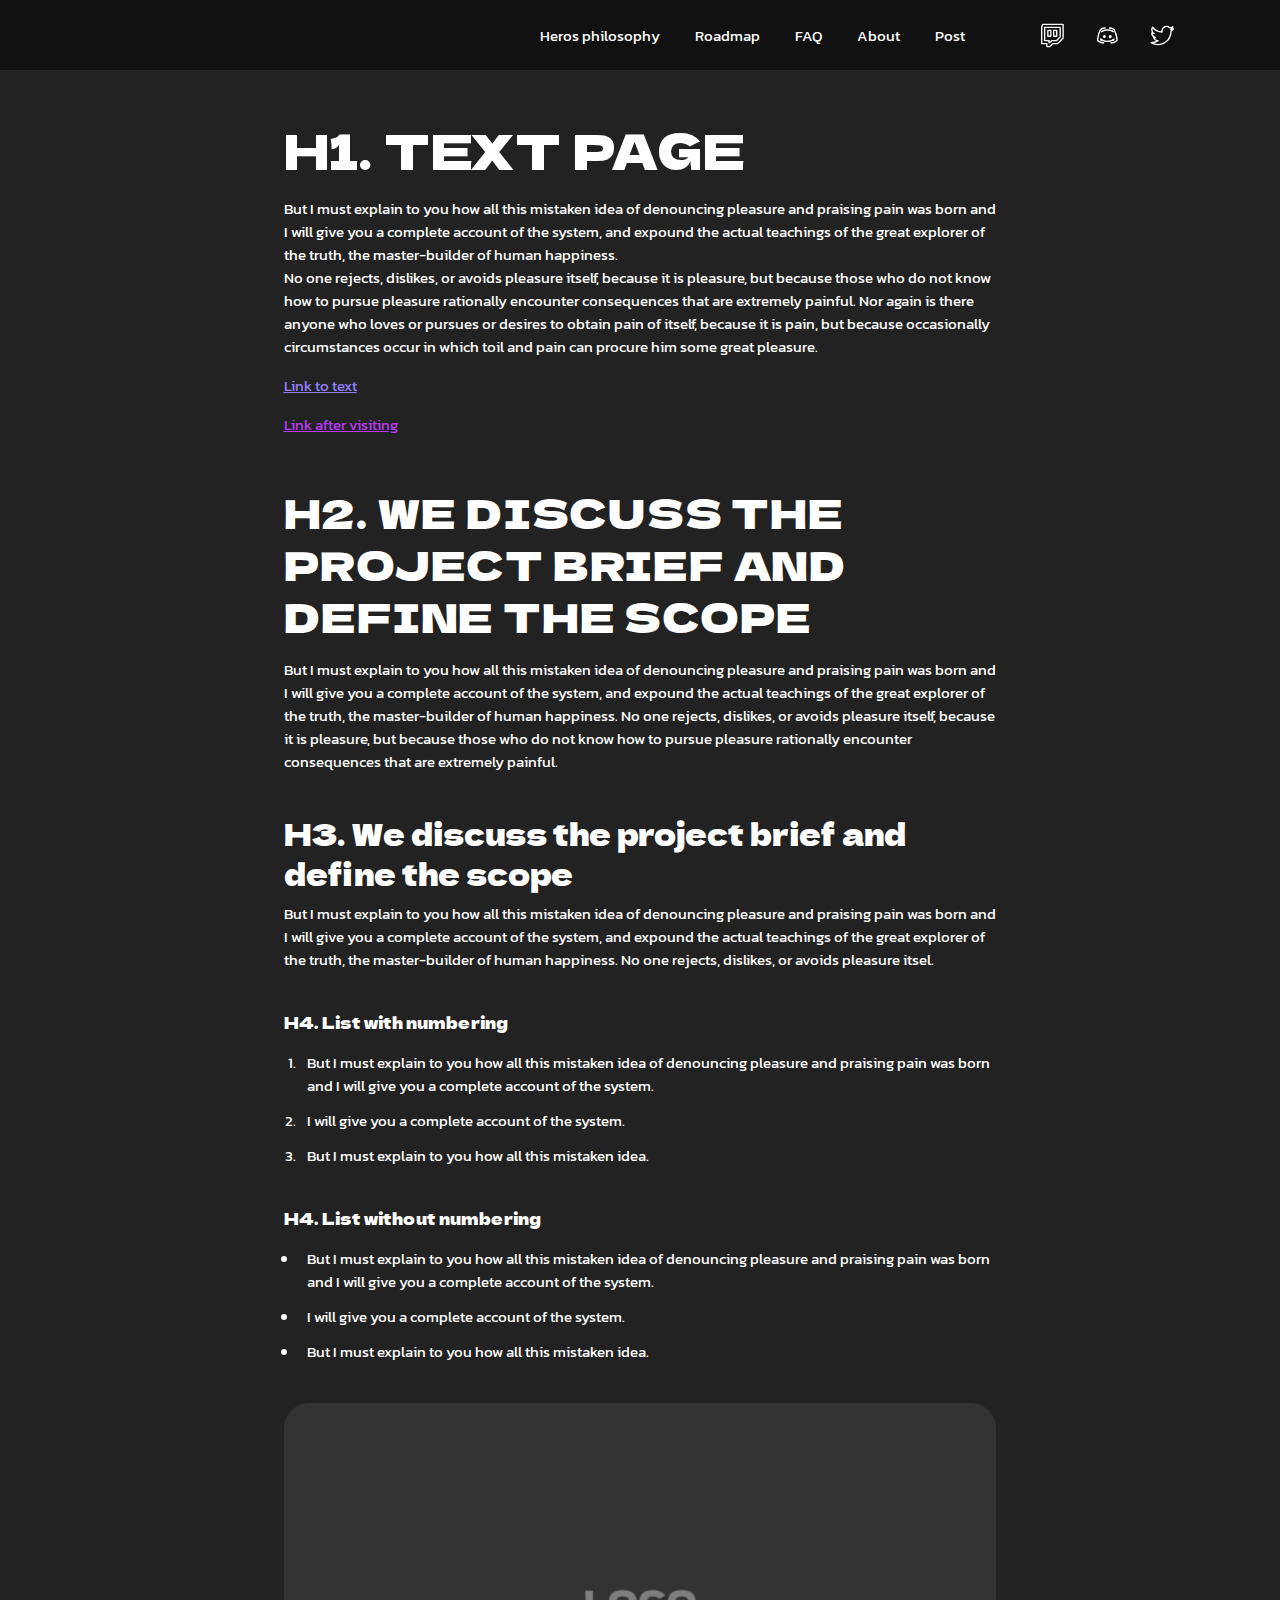
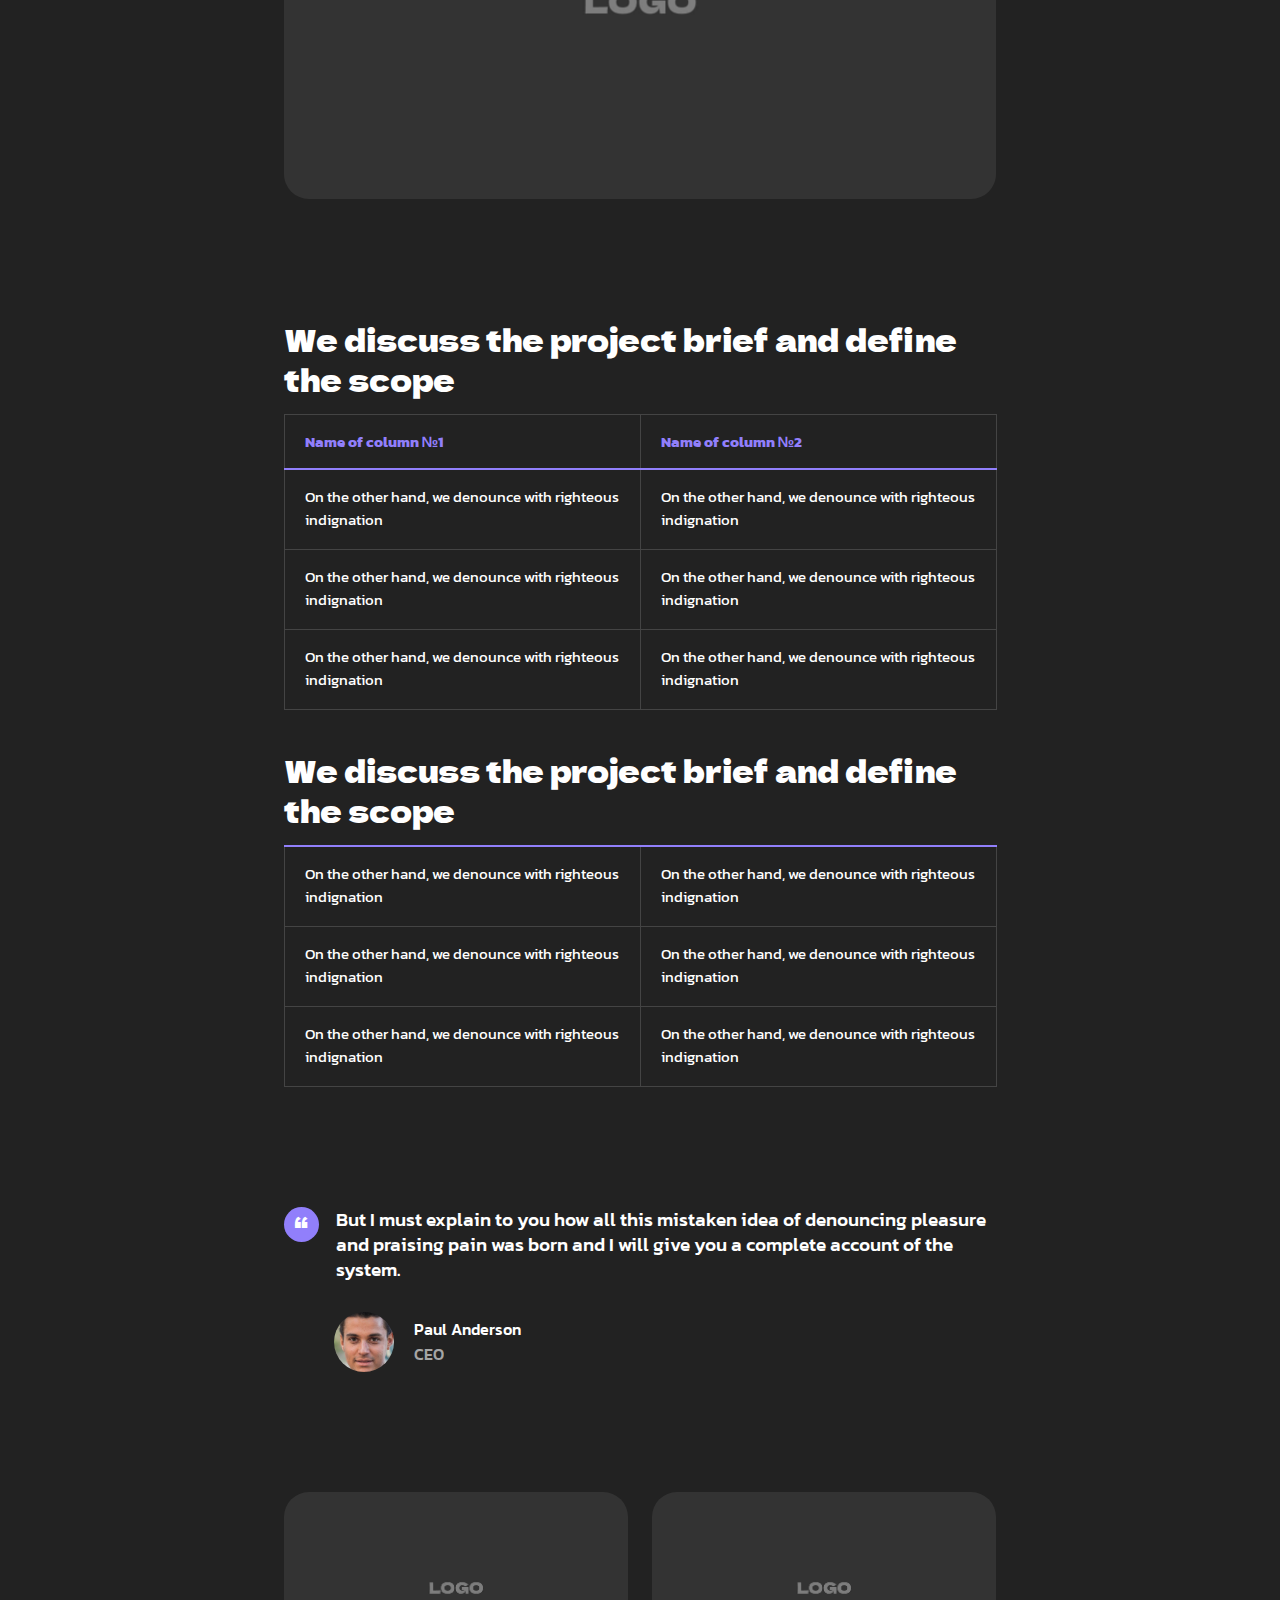
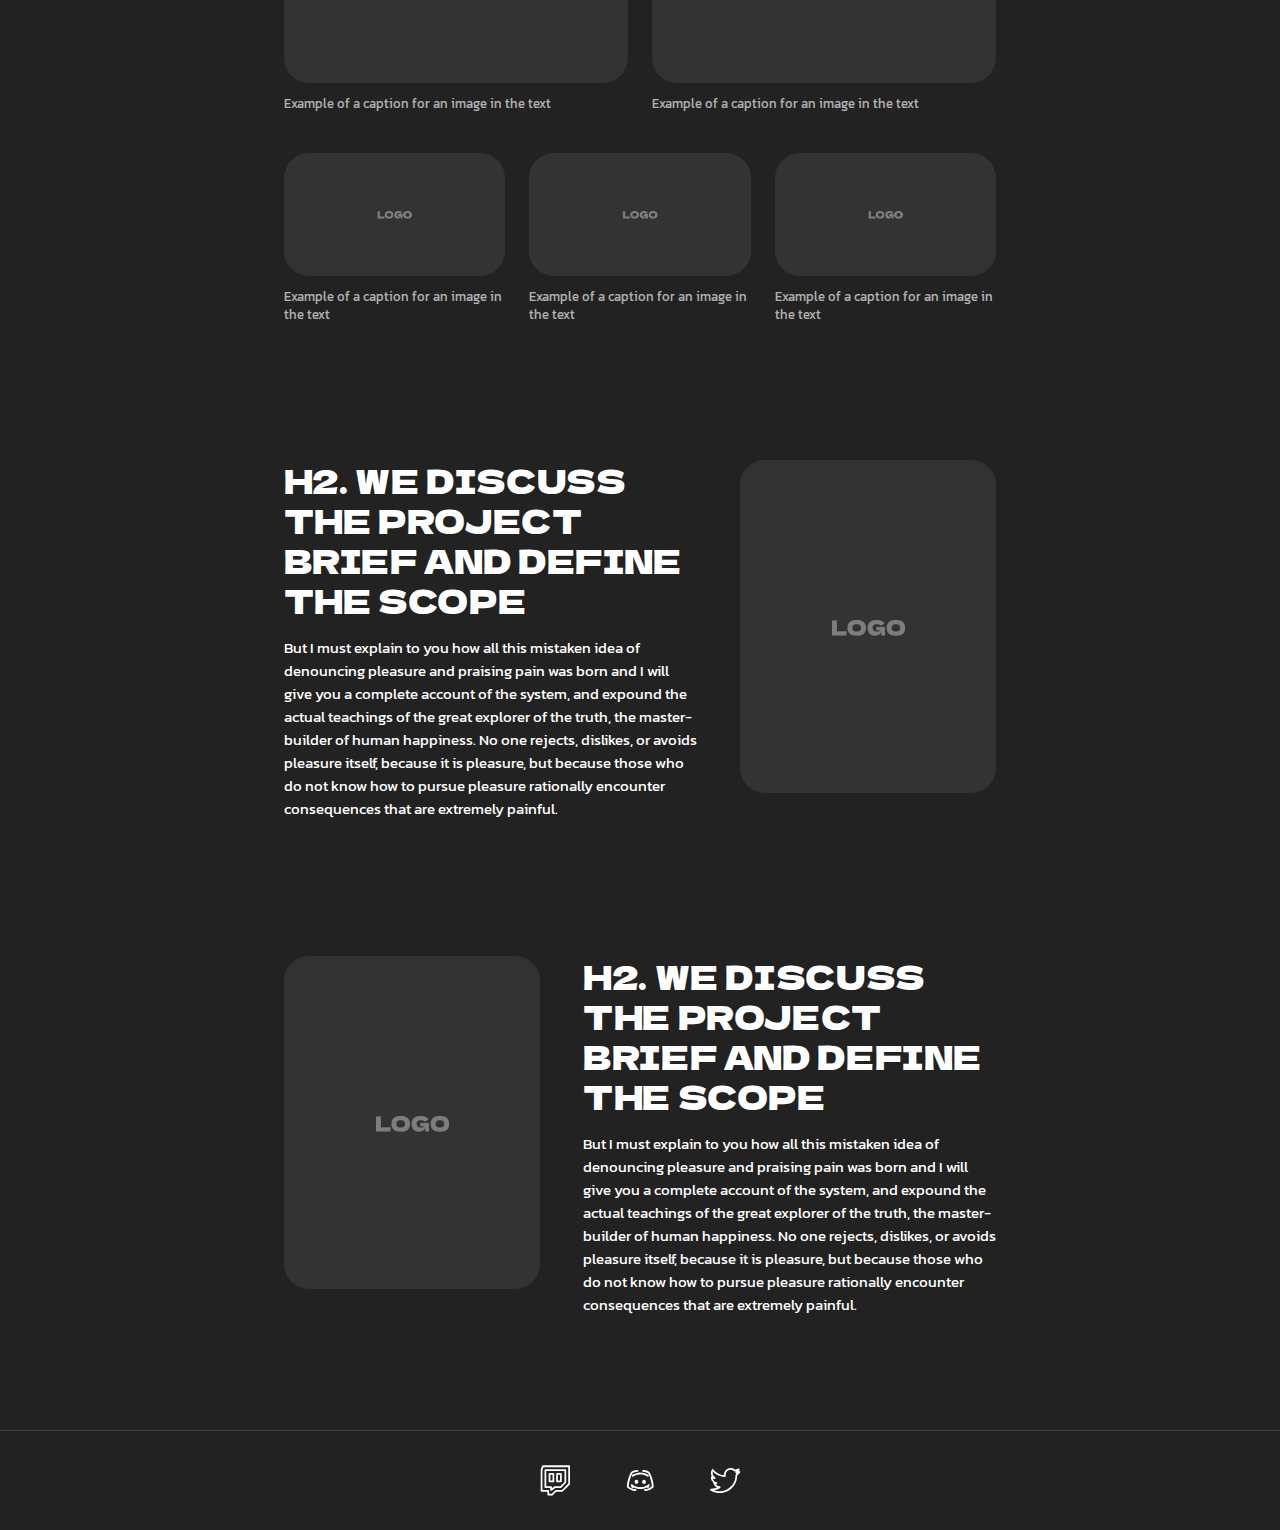
<file: post.html>
<!DOCTYPE html>
<html lang="en">
	<head>
	<meta charset="UTF-8" />
	<meta http-equiv="X-UA-Compatible" content="IE=edge" />
	<meta name="viewport" content="width=device-width, initial-scale=1.0" />
	<meta name="theme-color" media="(prefers-color-scheme: light)" content="white" />
	<meta name="theme-color" media="(prefers-color-scheme: dark)" content="#222222" />
	<!-- Google Fonts -->

	<!-- CSS Styles  -->
	<link href="https://fonts.googleapis.com/css2?family=Kanit:wght@400;500&family=Dela+Gothic+One&display=swap" rel="stylesheet" />
	<link rel="stylesheet" href="css/vendor/bootstrap.min.css" />
	<link rel="stylesheet" href="css/vendor/animate.css" />
	<link rel="stylesheet" href="css/vendor/owl.carousel.min.css" />
	<link rel="stylesheet" href="css/vendor/owl.theme.default.min.css" />
	<link rel="stylesheet" href="css/style.min.css" />
	<link rel="icon" href="img/favicon_nft_dark.svg" />
	<title>Post page</title>
</head>

	<body class="theme-dark">
		<header class="header">
	<div class="container">
		<nav class="header__navbar navbar navbar-expand-lg">
			<button class="navbar-toggler" type="button" data-bs-toggle="collapse" data-bs-target="#navbarContent" aria-controls="navbarContent" aria-expanded="false" aria-label="Toggle navigation">
				<span class="navbar-toggler-icon"></span>
			</button>
			<div class="collapse navbar-collapse" id="navbarContent">
				<ul class="navbar-nav list-unstyled">
					<li class="nav-item">
						<a class="nav-link" href="./index.html#philosophy">Heros philosophy</a>
					</li>
					<li class="nav-item">
						<a class="nav-link" href="./roadmap.html">Roadmap</a>
					</li>
					<li class="nav-item">
						<a class="nav-link" href="./faq.html">FAQ</a>
					</li>
					<li class="nav-item">
						<a class="nav-link" href="./about.html">About</a>
					</li>
					<li class="nav-item">
						<a class="nav-link" href="./post.html">Post</a>
					</li>
				</ul>

				<div class="header__social"><ul class="social__list">
	<li class="social__item">
		<a class="d-flex text-decoration-none" href="#" target="_blank">
			<svg width="35" height="35">
				<use xlink:href="#twitch"></use>
			</svg>
			<span class="d-lg-none">Twitch</span>
		</a>
	</li>
	<li class="social__item">
		<a class="d-flex text-decoration-none" href="#" target="_blank">
			<svg width="35" height="35">
				<use xlink:href="#discord"></use>
			</svg>
			<span class="d-lg-none">Discord</span>
		</a>
	</li>
	<li class="social__item">
		<a class="d-flex text-decoration-none" href="#" target="_blank">
			<svg width="35" height="35">
				<use xlink:href="#twitter"></use>
			</svg>
			<span class="d-lg-none">Twitter</span>
		</a>
	</li>
</ul>
</div>

			</div>
		</nav>
	</div>
</header>


		<main class="main m-0 p-0">
			<div class="container">
				<div class="content">
					<h1 class="nft-h1">H1. Text page</h1>
					<p>
						But I must explain to you how all this mistaken idea of denouncing pleasure and praising pain was born and I will give you a complete account of the system, and expound the actual teachings of the great explorer of the truth, the master-builder of human happiness.<br />
						No one rejects, dislikes, or avoids pleasure itself, because it is pleasure, but because those who do not know how to pursue pleasure rationally encounter consequences that are extremely painful. Nor again is there anyone who loves or pursues or desires to obtain pain of itself, because
						it is pain, but because occasionally circumstances occur in which toil and pain can procure him some great pleasure.
					</p>

					<a class="link-demo link-demo--novisit" href="#">Link to text</a>
					<p></p>
					<a class="link-demo link-demo--visit" href="#">Link after visiting</a>

					<h2 class="nft-h2">H2. We discuss the project brief and define the scope</h2>
					<p>
						But I must explain to you how all this mistaken idea of denouncing pleasure and praising pain was born and I will give you a complete account of the system, and expound the actual teachings of the great explorer of the truth, the master-builder of human happiness. No one rejects, dislikes, or avoids pleasure itself, because it is pleasure, but because those who do not know how to pursue pleasure rationally encounter consequences that are extremely painful.
					</p>
					<h3 class="nft-h3">H3. We discuss the project brief and define the scope</h3>
					<p>
						But I must explain to you how all this mistaken idea of denouncing pleasure and praising pain was born and I will give you a complete account of the system, and expound the actual teachings of the great explorer of the truth, the master-builder of human happiness. No one rejects,
						dislikes, or avoids pleasure itsel.
					</p>
					<h4 class="nft-h4">H4. List with numbering</h4>
					<ol class="list">
						<li>But I must explain to you how all this mistaken idea of denouncing pleasure and praising pain was born and I will give you a complete account of the system.</li>
						<li>I will give you a complete account of the system.</li>
						<li>But I must explain to you how all this mistaken idea.</li>
					</ol>
					<h4 class="nft-h4">H4. List without numbering</h4>
					<ul class="list">
						<li>But I must explain to you how all this mistaken idea of denouncing pleasure and praising pain was born and I will give you a complete account of the system.</li>
						<li>I will give you a complete account of the system.</li>
						<li>But I must explain to you how all this mistaken idea.</li>
					</ul>

					<picture class="content-section">
						<source srcset="img/scaffolding-img-dark-1.jpeg" media="(min-width: 800px)" />
						<img class="img-fluid rounded" src="img/scaffolding-img-dark-1.jpeg" alt="" />
					</picture>

					<div class="content-section">
						<h3 class="nft-h3">We discuss the project brief and define the scope</h3>
						<table class="table table-bordered">
							<thead>
								<tr>
									<th>Name of column №1</th>
									<th>Name of column №2</th>
								</tr>
							</thead>
							<tbody>
								<tr>
									<td>On the other hand, we denounce with righteous indignation</td>
									<td>On the other hand, we denounce with righteous indignation</td>
								</tr>
								<tr>
									<td>On the other hand, we denounce with righteous indignation</td>
									<td>On the other hand, we denounce with righteous indignation</td>
								</tr>
								<tr>
									<td>On the other hand, we denounce with righteous indignation</td>
									<td>On the other hand, we denounce with righteous indignation</td>
								</tr>
							</tbody>
						</table>

						<h3 class="nft-h3">We discuss the project brief and define the scope</h3>
						<table class="table table-bordered">
							<tbody>
								<tr>
									<td>On the other hand, we denounce with righteous indignation</td>
									<td>On the other hand, we denounce with righteous indignation</td>
								</tr>
								<tr>
									<td>On the other hand, we denounce with righteous indignation</td>
									<td>On the other hand, we denounce with righteous indignation</td>
								</tr>
								<tr>
									<td>On the other hand, we denounce with righteous indignation</td>
									<td>On the other hand, we denounce with righteous indignation</td>
								</tr>
							</tbody>
						</table>
					</div>

					<figure class="blockquote-wrapper content-section">
						<blockquote class="blockquote">
							<p>But I must explain to you how all this mistaken idea of denouncing pleasure and praising pain was born and I will give you a complete account of the system.</p>
						</blockquote>
						<figcaption class="blockquote-footer">
							<div class="blockquote-image">
								<img src="img/section-quote.jpeg" alt="" />
							</div>
							<cite title="Source Title">Paul Anderson<span>CEO</span></cite>
						</figcaption>
					</figure>

					<div class="content-section">
						<div class="row mb-4">
							<div class="col-md-6">
								<figure class="figure">
									<img class="figure-img img-fluid rounded" src="img/scaffolding-img-dark-1.jpeg" alt="" />
									<figcaption class="figure-caption">Example of a caption for an image in the text</figcaption>
								</figure>
							</div>
							<div class="col-md-6">
								<figure class="figure">
									<img class="figure-img img-fluid rounded" src="img/scaffolding-img-dark-1.jpeg" alt="" />
									<figcaption class="figure-caption">Example of a caption for an image in the text</figcaption>
								</figure>
							</div>
						</div>

						<div class="row mb-5">
							<div class="col-md-4">
								<figure class="figure">
									<img class="figure-img img-fluid rounded" src="img/scaffolding-img-dark-1.jpeg" alt="" />
									<figcaption class="figure-caption">Example of a caption for an image in the text</figcaption>
								</figure>
							</div>
							<div class="col-md-4">
								<figure class="figure">
									<img class="figure-img img-fluid rounded" src="img/scaffolding-img-dark-1.jpeg" alt="" />
									<figcaption class="figure-caption">Example of a caption for an image in the text</figcaption>
								</figure>
							</div>
							<div class="col-md-4">
								<figure class="figure">
									<img class="figure-img img-fluid rounded" src="img/scaffolding-img-dark-1.jpeg" alt="" />
									<figcaption class="figure-caption">Example of a caption for an image in the text</figcaption>
								</figure>
							</div>
						</div>
					</div>

					<div class="columns content-section">
						<div class="columns__content">
							<h2 class="nft-h2 nft-h2--long mt-0">H2. We discuss the project brief and define the scope</h2>
							<p>
								But I must explain to you how all this mistaken idea of denouncing pleasure and praising pain was born and I will give you a complete account of the system, and expound the actual teachings of the great explorer of the truth, the master-builder of human happiness. No one rejects,
								dislikes, or avoids pleasure itself, because it is pleasure, but because those who do not know how to pursue pleasure rationally encounter consequences that are extremely painful.
							</p>
						</div>
						<div class="columns__image">
							<picture>
								<source srcset="img/scaffolding-img-dark-2.jpeg" media="(min-width: 800px)" />
								<img class="img-fluid rounded" src="img/scaffolding-img-dark-2.jpeg" alt="" />
							</picture>
						</div>
					</div>

					<div class="columns mb-5">
						<div class="columns__image">
							<picture>
								<source srcset="img/scaffolding-img-dark-2.jpeg" media="(min-width: 800px)" />
								<img class="img-fluid rounded" src="img/scaffolding-img-dark-2.jpeg" alt="" />
							</picture>
						</div>
						<div class="columns__content">
							<h2 class="nft-h2 nft-h2--long mt-0">H2. We discuss the project brief and define the scope</h2>
							<p>
								But I must explain to you how all this mistaken idea of denouncing pleasure and praising pain was born and I will give you a complete account of the system, and expound the actual teachings of the great explorer of the truth, the master-builder of human happiness. No one rejects,
								dislikes, or avoids pleasure itself, because it is pleasure, but because those who do not know how to pursue pleasure rationally encounter consequences that are extremely painful.
							</p>
						</div>
					</div>

					<div class="spacer spacer--50"></div>
				</div>
			</div>
		</main>

		<footer class="footer">
	<div class="footer__container container">
		<div class="row">
			<div class="col-12">
				<div class="footer__social"><ul class="social__list">
	<li class="social__item">
		<a class="d-flex text-decoration-none" href="#" target="_blank">
			<svg width="35" height="35">
				<use xlink:href="#twitch"></use>
			</svg>
			<span class="d-lg-none">Twitch</span>
		</a>
	</li>
	<li class="social__item">
		<a class="d-flex text-decoration-none" href="#" target="_blank">
			<svg width="35" height="35">
				<use xlink:href="#discord"></use>
			</svg>
			<span class="d-lg-none">Discord</span>
		</a>
	</li>
	<li class="social__item">
		<a class="d-flex text-decoration-none" href="#" target="_blank">
			<svg width="35" height="35">
				<use xlink:href="#twitter"></use>
			</svg>
			<span class="d-lg-none">Twitter</span>
		</a>
	</li>
</ul>
</div>
			</div>
		</div>
	</div>
</footer>

<div class="scroll-to-top"></div>

<!-- Javascript Files -->
<script src="js/vendor/jquery-3.6.0.min.js"></script>
<script src="js/vendor/bootstrap.min.js"></script>
<script src="js/vendor/wow.min.js"></script>
<script src="js/vendor/owl.carousel.min.js"></script>
<script src="js/script.js"></script>
<script>
	new WOW().init();
</script>

<svg viewBox="0 0 599 598" xmlns="http://www.w3.org/2000/svg" xmlns:xlink="http://www.w3.org/1999/xlink" style="display: none">
	<style>
		:root > svg {
			display: none;
		}
		:root > svg:target {
			display: block;
		}
	</style>
	<svg viewBox="0 0 43 43" fill="none" id="cards-icon" xmlns="http://www.w3.org/2000/svg">
		<rect width="43" height="43" rx="21.5" fill="currentColor" />
		<path
			d="M34.8 21.385v.377c-.186.46-.533.592-1.016.608a32.76 32.76 0 00-6.57.878c-.369.088-.727.22-1.1.334.223.906.559 1.715 1.062 2.44.33.477.723.91 1.09 1.36.236.29.277.621.107.922-.167.296-.489.472-.813.384a1.27 1.27 0 01-.52-.304 8.07 8.07 0 00-2.511-1.664c-.368-.151-.75-.266-1.142-.402-.07.199-.131.347-.175.5-.668 2.36-.95 4.777-1.05 7.217-.02.483-.147.833-.606 1.021h-.375c-.355-.164-.585-.402-.598-.832a33.399 33.399 0 00-.916-6.914c-.08-.326-.198-.642-.296-.956-.636.097-1.76.56-2.413 1.032-.47.339-.91.72-1.354 1.093-.482.405-1.153.234-1.314-.347-.097-.352.048-.626.289-.87a7.73 7.73 0 001.64-2.468c.16-.384.28-.785.425-1.197-.2-.07-.348-.13-.501-.173-2.35-.67-4.758-.954-7.19-1.055-.48-.02-.83-.148-1.016-.608v-.377c.163-.357.4-.587.829-.6a33.153 33.153 0 006.888-.919c.325-.079.64-.199 1.03-.322-.263-.63-.483-1.226-.756-1.796-.344-.715-.834-1.332-1.383-1.904-.406-.424-.368-.984.07-1.276.341-.226.73-.16 1.086.19a7.787 7.787 0 002.458 1.646c.383.16.783.28 1.192.426.07-.2.13-.349.174-.503.67-2.367.953-4.793 1.051-7.243.02-.478.164-.81.605-.994h.376c.459.187.612.533.605 1.021-.008.536.045 1.075.093 1.61.149 1.67.375 3.33.773 4.96.093.378.223.747.358 1.19.625-.261 1.211-.475 1.77-.745.721-.35 1.345-.845 1.921-1.402.414-.4.956-.373 1.257.048.242.339.18.747-.175 1.112a7.869 7.869 0 00-1.682 2.567c-.143.353-.25.72-.37 1.07.065.042.085.061.11.07.126.045.25.094.38.13 2.349.672 4.757.954 7.188 1.055.481.022.828.151 1.016.61zM21.384 15.68h-.049c-.031.13-.053.261-.097.386-.212.608-.4 1.227-.656 1.815-.248.572-.568.704-1.167.558-.46-.11-.91-.254-1.365-.382l-.23-.063c.148.557.3 1.081.426 1.611.145.604.014.93-.55 1.176-.595.259-1.22.45-1.833.667-.12.042-.245.067-.368.1.123.088.245.11.36.15.622.22 1.256.414 1.859.677.54.236.677.57.54 1.134-.113.469-.257.93-.387 1.396l-.067.235c.557-.15 1.078-.303 1.607-.43.619-.149.924-.02 1.182.573.252.581.437 1.19.647 1.79.046.132.07.27.106.406.091-.137.116-.277.162-.41.21-.598.395-1.208.648-1.789.255-.59.562-.709 1.184-.573.148.033.298.062.444.104.38.109.76.225 1.168.347l-.076-.255c-.133-.474-.278-.945-.393-1.422-.124-.51-.003-.802.455-1.056a6.4 6.4 0 01.979-.431c.44-.155.892-.274 1.419-.433-.216-.054-.352-.086-.489-.122-.69-.186-1.377-.384-1.993-.766-.345-.214-.472-.522-.39-.919.037-.184.071-.37.122-.55.112-.4.233-.797.359-1.223-.098.03-.164.052-.23.071-.481.136-.959.284-1.444.402-.504.123-.798-.002-1.05-.46a6.248 6.248 0 01-.422-.957c-.157-.446-.276-.904-.41-1.357z"
			fill="#fff"
		/></svg
	><svg viewBox="0 0 48 48" fill="none" id="cards-icon-2" xmlns="http://www.w3.org/2000/svg">
		<rect width="48" height="48" rx="24" fill="currentColor" />
		<path
			d="M11.656 38.987c-.522-.239-.672-.65-.655-1.21.08-2.602 1.144-4.73 3.043-6.469.729-.666 1.478-1.31 2.208-1.973.228-.207.433-.44.634-.675.508-.59.744-1.276.74-2.061-.008-2.773-.05-5.547.01-8.318.067-3.01 1.169-5.636 3.248-7.823.706-.743 1.569-1.256 2.608-1.414.026-.004.05-.029.075-.044h.898c.63.15 1.238.35 1.785.718.999.672 1.747 1.572 2.35 2.593 1.19 2.014 1.86 4.168 1.818 6.538-.044 2.453.034 4.909-.027 7.36-.033 1.293.44 2.279 1.365 3.109.838.753 1.695 1.486 2.508 2.264 1.76 1.685 2.686 3.75 2.767 6.196.018.557-.13.972-.655 1.21h-24.72zm7.72-5.543h9.281v-.413c0-4.678-.027-9.355.015-14.033.014-1.696-.324-3.283-1.046-4.799-.51-1.07-1.13-2.067-2.072-2.82-.638-.51-1.358-.83-2.161-.5-.467.191-.94.48-1.282.845-1.72 1.837-2.695 4.033-2.72 6.554-.05 4.946-.015 9.893-.015 14.84v.326zm15.826 3.79c-.01-.144-.01-.242-.024-.338-.18-1.322-.685-2.52-1.61-3.472-.976-1.005-2.05-1.916-3.083-2.867-.009-.008-.036.006-.06.01-.004.026-.014.054-.014.082-.001 2.115.001 4.229-.005 6.343-.001.21.084.246.267.245 1.057-.006 2.114-.003 3.17-.003h1.36zm-17.578-6.741c-.757.662-1.46 1.263-2.15 1.88-1.156 1.037-2.09 2.224-2.47 3.768-.084.345-.13.698-.203 1.093h.35c1.375 0 2.751-.006 4.128.006.268.003.354-.063.352-.345-.012-2.024-.007-4.048-.007-6.072v-.33zm1.764 6.714h9.27c0-.564-.015-1.102.005-1.639.01-.27-.066-.353-.346-.352-2.87.01-5.738.006-8.608.007-.104 0-.21.011-.32.017v1.967z"
			fill="#fff"
		/>
		<path d="M24.026 15.549a2.6 2.6 0 012.601 2.486c.025.55-.303.958-.807.999-.49.04-.891-.332-.94-.87-.048-.52-.385-.855-.858-.854-.483 0-.815.324-.867.845-.055.548-.442.913-.933.881-.51-.033-.844-.452-.815-1.02a2.598 2.598 0 012.619-2.467z" fill="#fff" /></svg
	><svg viewBox="0 0 48 48" fill="none" id="cards-icon-3" xmlns="http://www.w3.org/2000/svg">
		<rect width="48" height="48" rx="24" fill="currentColor" />
		<path
			d="M26.454 38.989h-.478c-.293-.051-.585-.11-.878-.151-2.486-.357-4.972-.712-7.459-1.066-1.835-.262-3.67-.519-5.506-.782-.586-.085-.83-.336-.92-.928-.061-.404-.111-.81-.168-1.214-.593-4.163-1.18-8.328-1.789-12.49-.073-.5.057-.85.406-1.199 3.651-3.637 7.29-7.287 10.94-10.926.433-.432.907-.823 1.363-1.233h.479c.263.045.525.097.79.135 4.33.62 8.662 1.236 12.993 1.855.657.093.896.337.989.995.178 1.273.356 2.547.537 3.82.466 3.275.924 6.553 1.41 9.825.077.516-.073.869-.427 1.222-3.638 3.623-7.262 7.258-10.898 10.883-.44.44-.921.837-1.384 1.254zm-5.008-6.942L32.23 21.265l-5.285-5.298-10.789 10.788c1.757 1.756 3.539 3.538 5.291 5.292zm4.147-17.396l-3.419-3.447-10.77 10.767 3.44 3.431 10.749-10.751zm.626 22.133l10.786-10.78-3.42-3.425-10.78 10.78c1.14 1.142 2.29 2.297 3.414 3.425zM15.244 28.46l-1.847 6.35 6.346-1.848-4.499-4.502zM28.67 15.032l4.502 4.509 1.85-6.358c-2.175.634-4.268 1.242-6.352 1.85zm3.334-2.797l.002-.066-7.242-1.037c.031.082.033.105.045.117.752.755 1.503 1.512 2.265 2.256.065.064.217.084.314.06.376-.091.747-.21 1.12-.318l3.496-1.012zm4.024 3.927c-.044.06-.06.074-.065.091-.447 1.532-.896 3.063-1.33 4.597-.027.093.037.25.112.327.696.713 1.404 1.415 2.11 2.12.05.049.11.086.223.174l-1.05-7.309zm-24.573 8.352a9.848 9.848 0 01-.104.066l1.04 7.237c.039-.045.058-.057.063-.073.449-1.538.9-3.076 1.338-4.618.025-.086-.035-.23-.103-.303-.305-.328-.63-.637-.942-.958-.434-.448-.862-.9-1.293-1.35zm4.955 11.249l.005.053 7.209 1.036a.559.559 0 00-.16-.263c-.676-.677-1.359-1.349-2.027-2.035-.146-.15-.272-.182-.47-.122-.792.24-1.59.462-2.384.694-.725.21-1.449.425-2.173.637z"
			fill="#fff"
		/></svg
	><svg viewBox="0 0 48 48" fill="none" id="cards-icon-4" xmlns="http://www.w3.org/2000/svg">
		<rect width="48" height="48" rx="24" fill="currentColor" />
		<path
			d="M14.486 29.362a1.133 1.133 0 001.607-1.597l-.075-.076c-.197-.198-.403-.388-.591-.594-.369-.404-.357-.935.017-1.284.338-.316.876-.294 1.239.065l.325.325c.614.62 1.616.622 2.23.002.479-.483.575-1.211.327-1.845a8.911 8.911 0 01-.523-1.935c-.532-3.576.51-6.64 3.192-9.04 2.776-2.483 6.072-3.176 9.6-2.04 3.706 1.193 6.009 3.812 6.729 7.659.866 4.63-1.536 9.06-5.87 10.905-2.777 1.181-5.563 1.054-8.286-.248-.218-.104-.33-.059-.483.093-2.605 2.613-5.214 5.221-7.821 7.832-.546.547-1 .556-1.54.015a7838.183 7838.183 0 01-5.48-5.478c-.44-.442-.431-.944.014-1.389.862-.858 1.721-1.719 2.579-2.582.585-.588 1.02-.59 1.603-.002.401.405.803.808 1.207 1.214zm.687 6.3c.097.097.258.106.355.009 2.581-2.58 5.163-5.16 7.743-7.741.427-.427.797-.482 1.313-.175 1.738 1.035 3.602 1.395 5.602 1.075 5.055-.808 8.147-6.26 6.248-11.025-1.357-3.403-4.63-5.43-8.321-5.15-4.03.303-7.311 3.715-7.46 7.754-.06 1.628.317 3.144 1.152 4.544.36.604.325.913-.168 1.407a4854.46 4854.46 0 01-5.601 5.607c-.476.476-.953.47-1.434-.009-.63-.626-1.256-1.255-1.883-1.881a.282.282 0 00-.397.005l-.563.553a1.119 1.119 0 00-.01 1.588l3.424 3.438z"
			fill="#fff"
		/>
		<path d="M28.81 26.677a5.883 5.883 0 01-5.885-5.933 5.885 5.885 0 015.926-5.865 5.898 5.898 0 015.875 5.92 5.895 5.895 0 01-5.915 5.878zm4.152-5.871c.019-2.283-1.819-4.158-4.09-4.173-2.301-.016-4.18 1.821-4.195 4.101a4.145 4.145 0 004.108 4.19 4.135 4.135 0 004.177-4.118z" fill="#fff" /></svg
	><svg viewBox="0 0 48 48" fill="none" id="cards-icon-5" xmlns="http://www.w3.org/2000/svg">
		<rect width="48" height="48" rx="24" fill="currentColor" />
		<path
			d="M38.988 25.578v1.736c-.039.294-.08.587-.116.88a13.905 13.905 0 01-2.566 6.523 1.172 1.172 0 01-.45.37c-.355.158-.733.046-.977-.237-.26-.3-.266-.68-.04-1.116 1.977-3.807 1.799-7.525-.47-11.154-.08-.127-.172-.245-.262-.364-.088-.118-.181-.232-.271-.348.461 1.15.81 2.31.94 3.53.332 3.095-.394 5.915-2.323 8.365-2.134 2.71-4.957 4.328-8.335 4.982-.564.108-1.14.162-1.71.241h-1.736c-.325-.04-.65-.078-.975-.121a13.901 13.901 0 01-6.455-2.577c-.427-.311-.532-.813-.28-1.21.26-.412.753-.519 1.238-.267.23.119.455.25.692.354 3.507 1.554 6.914 1.36 10.212-.602.351-.208.673-.466 1.009-.701a.457.457 0 00-.278.045c-1.04.454-2.12.756-3.249.876-3.222.341-6.127-.46-8.62-2.532-2.497-2.074-4.026-4.755-4.678-7.93-.13-.632-.194-1.276-.288-1.914v-1.795c.039-.274.081-.547.116-.822a13.886 13.886 0 012.566-6.521c.111-.154.278-.295.45-.372.356-.157.733-.045.977.238.26.302.267.682.04 1.116-1.98 3.808-1.798 7.527.471 11.154.157.25.348.479.523.717-.075-.33-.201-.623-.308-.922-.11-.31-.216-.622-.3-.94-.75-2.879-.525-5.68.892-8.302 2.035-3.765 5.316-5.857 9.442-6.716.563-.117 1.14-.163 1.711-.242h1.736c.097.017.194.044.292.05 1.494.113 2.927.471 4.309 1.047.97.404 1.877.92 2.736 1.526.334.236.555.52.491.949-.1.672-.76.914-1.437.563-3.647-1.893-7.251-1.801-10.799.272-.361.211-.691.477-1.035.717a.37.37 0 00.25-.034 11.166 11.166 0 013.515-.912c2.944-.257 5.638.442 7.985 2.243C36.351 17.515 38 20.31 38.7 23.667c.131.628.195 1.273.29 1.91zm-2.28-2.576l.073-.034c-.345-.79-.642-1.607-1.045-2.366-1.129-2.125-2.707-3.823-4.925-4.837-2.24-1.024-4.566-1.179-6.916-.453-2.21.682-3.99 1.972-5.205 3.976-.273.448-.705.618-1.144.437-.422-.174-.614-.59-.499-1.093.57-2.495 1.909-4.495 3.945-6.023.674-.505 1.406-.934 2.086-1.38.009-.001-.03-.006-.064.004-2.564.782-4.755 2.15-6.306 4.355-2.09 2.972-2.384 6.2-.997 9.547.724 1.745 1.903 3.15 3.538 4.139.479.29.66.7.485 1.15-.171.441-.596.627-1.141.501-2.742-.633-4.83-2.197-6.394-4.5-.322-.473-.6-.974-.899-1.463-.002.125.028.238.065.348a12.664 12.664 0 002.543 4.462c2.68 3.063 7.014 4.159 10.795 2.692 1.925-.747 3.487-1.953 4.575-3.73.291-.477.697-.659 1.15-.482.441.171.627.596.5 1.142-.636 2.753-2.213 4.845-4.524 6.412-.495.337-1.022.627-1.598.978.118-.026.166-.032.211-.046 1.782-.541 3.384-1.408 4.759-2.669 2.77-2.543 3.832-5.683 3.092-9.36-.521-2.587-1.915-4.637-4.196-6.036-.432-.265-.589-.697-.412-1.128.172-.421.59-.616 1.092-.5 2.505.574 4.511 1.919 6.04 3.97.475.634.88 1.323 1.316 1.987z"
			fill="#fff"
		/>
		<path d="M24.003 28.63a4.637 4.637 0 01-4.648-4.629 4.635 4.635 0 014.63-4.648 4.635 4.635 0 014.647 4.63 4.636 4.636 0 01-4.629 4.648zm2.876-4.636a2.895 2.895 0 00-2.869-2.887 2.896 2.896 0 00-2.902 2.884 2.897 2.897 0 002.869 2.887 2.897 2.897 0 002.902-2.884z" fill="#fff" /></svg
	><svg viewBox="0 0 43 43" fill="none" id="cards-icon-white" xmlns="http://www.w3.org/2000/svg">
		<rect width="43" height="43" rx="21.5" fill="#fff" />
		<path
			d="M34.8 21.385v.377c-.186.46-.533.592-1.016.608a32.76 32.76 0 00-6.57.878c-.369.088-.727.22-1.1.334.223.906.559 1.715 1.062 2.44.33.477.723.91 1.09 1.36.236.29.277.622.107.922-.167.296-.489.472-.813.384a1.27 1.27 0 01-.52-.304 8.07 8.07 0 00-2.511-1.664c-.368-.151-.75-.265-1.142-.402-.07.199-.131.348-.175.5-.668 2.36-.95 4.777-1.05 7.217-.02.483-.147.833-.606 1.021h-.375c-.355-.164-.585-.402-.598-.832a33.399 33.399 0 00-.916-6.914c-.08-.326-.198-.642-.296-.956-.636.097-1.76.56-2.413 1.032-.47.339-.91.72-1.354 1.093-.482.405-1.153.234-1.314-.347-.097-.352.048-.626.289-.87a7.73 7.73 0 001.64-2.468c.16-.384.28-.785.425-1.197-.2-.07-.348-.13-.501-.173-2.35-.67-4.758-.954-7.19-1.055-.48-.02-.83-.148-1.016-.608v-.377c.163-.357.4-.587.829-.6a33.153 33.153 0 006.888-.919c.325-.079.64-.199 1.03-.322-.263-.63-.483-1.226-.756-1.796-.344-.715-.834-1.332-1.383-1.904-.406-.424-.368-.984.07-1.275.341-.227.73-.16 1.086.188a7.787 7.787 0 002.458 1.647c.383.16.783.28 1.192.426.07-.2.13-.349.174-.503.67-2.367.953-4.793 1.051-7.243.02-.478.164-.81.605-.994h.376c.459.188.612.533.605 1.021-.008.536.045 1.075.093 1.61.149 1.67.375 3.33.773 4.96.093.378.223.747.358 1.19.625-.261 1.211-.475 1.77-.745.721-.35 1.345-.845 1.921-1.402.414-.4.956-.372 1.257.048.242.339.18.747-.175 1.112a7.869 7.869 0 00-1.682 2.567c-.143.353-.25.72-.37 1.07.065.042.085.061.11.07.126.045.25.094.38.13 2.349.672 4.757.954 7.188 1.055.481.022.828.151 1.016.61zM21.384 15.68h-.049c-.031.13-.053.262-.097.387-.212.607-.4 1.226-.656 1.814-.248.572-.568.704-1.167.559-.46-.112-.91-.255-1.365-.383l-.23-.063c.148.558.3 1.081.426 1.611.145.604.014.931-.55 1.176-.595.259-1.22.45-1.833.667-.12.042-.245.067-.368.1.123.088.245.11.36.15.622.22 1.256.414 1.859.677.54.236.677.57.54 1.134-.113.47-.257.93-.387 1.396l-.067.235c.557-.15 1.078-.303 1.607-.43.619-.149.924-.02 1.182.573.252.581.437 1.19.647 1.79.046.132.07.27.106.406.091-.137.116-.277.162-.41.21-.598.395-1.208.648-1.789.255-.59.562-.709 1.184-.573.148.033.298.062.444.104.38.109.76.225 1.168.347l-.076-.255c-.133-.474-.278-.945-.393-1.422-.124-.51-.003-.802.455-1.056a6.39 6.39 0 01.979-.431c.44-.155.892-.274 1.419-.433-.216-.054-.352-.086-.489-.122-.69-.186-1.377-.384-1.993-.766-.345-.214-.472-.522-.39-.918.037-.185.071-.37.122-.551.112-.4.233-.797.359-1.223-.098.03-.164.052-.23.071-.481.136-.959.284-1.444.402-.504.123-.798-.002-1.05-.46a6.248 6.248 0 01-.422-.957c-.157-.446-.276-.904-.41-1.357z"
			fill="currentColor"
		/></svg
	><svg viewBox="0 0 19 13" fill="none" id="carousel-next" xmlns="http://www.w3.org/2000/svg"><path fill-rule="evenodd" clip-rule="evenodd" d="M13.167.273L19 6.216v.84L13.167 13l-.825-.84 4.837-4.93H0V6.041h17.18l-4.84-4.928.825-.84h.002z" fill="currentColor" /></svg
	><svg viewBox="0 0 19 13" fill="none" id="carousel-prev" xmlns="http://www.w3.org/2000/svg"><path fill-rule="evenodd" clip-rule="evenodd" d="M5.833 12.727L0 6.784v-.84L5.833 0l.825.84-4.837 4.93H19v1.189H1.82l4.84 4.928-.825.84h-.002z" fill="currentColor" /></svg
	><svg viewBox="0 0 35 35" fill="none" id="discord" xmlns="http://www.w3.org/2000/svg">
		<path
			d="M6.933 21.691c.002-1.124.21-2.223.47-3.31.227-.949.484-1.892.77-2.826.402-1.316.875-2.606 1.515-3.83.403-.77 1.053-1.255 1.815-1.61 1.134-.53 2.339-.743 3.58-.767a.715.715 0 01.748.718c.002.398-.305.707-.721.725-.956.043-1.889.185-2.784.546-.824.332-1.415.89-1.732 1.716-.345.898-.692 1.798-.99 2.713A33.256 33.256 0 008.5 20.295c-.092.528-.119 1.069-.174 1.604-.017.16.049.281.178.374 1.182.847 2.447 1.523 3.869 1.872.337.083.676.089 1.018-.044a.7.7 0 01.905.401c.15.38-.014.774-.39.946-.655.3-1.328.236-1.993.07-1.685-.423-3.17-1.248-4.538-2.298-.338-.26-.41-.639-.441-1.03-.011-.166 0-.333 0-.499z"
			fill="currentColor"
		/>
		<path
			d="M27.727 21.69c-.04.322-.05.651-.131.963-.05.194-.167.41-.32.53-1.437 1.127-3.012 1.996-4.814 2.385-.583.126-1.174.143-1.74-.119-.368-.169-.542-.54-.413-.923.115-.341.515-.573.872-.439.525.2 1.027.101 1.521-.058 1.166-.374 2.24-.936 3.25-1.629.275-.189.4-.4.345-.727-.16-.962-.278-1.934-.486-2.886a47.557 47.557 0 00-.828-3.16 18.122 18.122 0 00-1.033-2.758c-.3-.627-.739-1.097-1.363-1.395-.784-.374-1.615-.566-2.474-.644-.2-.018-.398-.028-.598-.04-.418-.022-.736-.348-.725-.744a.721.721 0 01.75-.698c1.522.049 2.982.337 4.292 1.169.53.337.93.796 1.184 1.368.348.782.705 1.563 1.002 2.364a32.79 32.79 0 011.246 4.283c.227 1.039.424 2.084.463 3.158z"
			fill="currentColor"
		/>
		<path
			d="M12.102 22.89c-.32.4-.678.518-1.017.32a1.611 1.611 0 01-.381-.344 2.992 2.992 0 01-.734-1.712.711.711 0 01.38-.692c.306-.152.595-.11.858.101a9.486 9.486 0 002.272 1.35c1.567.66 3.203.846 4.885.698 1.673-.147 3.194-.715 4.57-1.67.17-.117.33-.246.495-.37.291-.221.616-.255.892-.08.287.183.357.455.315.78a2.986 2.986 0 01-.935 1.824c-.31.294-.802.274-1.054-.065-.1-.135-.18-.13-.31-.063a10.162 10.162 0 01-3.749 1.092c-1.92.177-3.798-.002-5.592-.769-.3-.127-.594-.265-.895-.4z"
			fill="currentColor"
		/>
		<path
			d="M23.176 14.498c-.145-.058-.302-.096-.433-.177-1.88-1.16-3.926-1.633-6.12-1.454-1.713.14-3.319.642-4.812 1.5a.737.737 0 01-1.01-.254.722.722 0 01.261-.99c1.286-.755 2.67-1.243 4.13-1.524 1.88-.361 3.744-.303 5.584.247.985.295 1.913.72 2.784 1.27.315.2.436.513.336.839-.1.316-.37.51-.72.543z"
			fill="currentColor"
		/>
		<path d="M20.26 20.174c-.45-.003-.802-.202-1.086-.54-.498-.595-.512-1.557-.035-2.169.648-.83 1.794-.755 2.335.153.412.69.293 1.607-.279 2.17-.24.235-.598.383-.935.386z" fill="currentColor" />
		<path d="M14.431 20.182c-.642-.037-1.049-.327-1.32-.824-.403-.74-.183-1.748.483-2.22a1.33 1.33 0 011.689.104c.89.816.66 2.406-.434 2.834-.15.059-.317.081-.418.106z" fill="currentColor" /></svg
	><svg viewBox="0 0 19 14" fill="none" id="faq-icon" xmlns="http://www.w3.org/2000/svg"><path fill-rule="evenodd" clip-rule="evenodd" d="M13.167 13.596L19 7.653v-.84L13.167.869l-.825.84 4.837 4.93H0v1.189h17.18l-4.84 4.928.825.84h.002z" fill="currentColor" /></svg
	><svg viewBox="0 0 22 22" fill="none" id="menu-close" xmlns="http://www.w3.org/2000/svg">
		<path d="M2.109 22L22 2.46 19.976.47.084 20.011 2.11 22z" fill="#222" />
		<path d="M0 1.989l19.891 19.54 2.025-1.989L2.024 0 0 1.989z" fill="#222" /></svg
	><svg viewBox="0 0 22 22" fill="none" id="menu-close-dark" xmlns="http://www.w3.org/2000/svg">
		<path d="M2.109 22L22 2.46 19.976.47.084 20.011 2.11 22z" fill="#fff" />
		<path d="M0 1.989l19.891 19.54 2.025-1.989L2.024 0 0 1.989z" fill="#fff" /></svg
	><svg viewBox="0 0 29 22" fill="none" id="menu-open" xmlns="http://www.w3.org/2000/svg">
		<path d="M0 12.476h29V9.524H0v2.952z" fill="#222" />
		<path d="M0 2.951h29V0H0v2.951z" fill="#222" />
		<path fill-rule="evenodd" clip-rule="evenodd" d="M0 22h29v-2.951H0V22z" fill="#222" /></svg
	><svg viewBox="0 0 29 22" fill="none" id="menu-open-dark" xmlns="http://www.w3.org/2000/svg">
		<path d="M0 12.476h29V9.524H0v2.952z" fill="#fff" />
		<path d="M0 2.951h29V0H0v2.951z" fill="#fff" />
		<path fill-rule="evenodd" clip-rule="evenodd" d="M0 22h29v-2.951H0V22z" fill="#fff" /></svg
	><svg viewBox="0 0 599 598" fill="none" id="nft-circle" xmlns="http://www.w3.org/2000/svg">
		<circle cx="297" cy="296.5" r="255.5" stroke="currentColor" stroke-width="38" />
		<path
			d="M467.962 487.348a98.55 98.55 0 002.654 3.08c.295.327.611.514.948.559a.993.993 0 00.863-.252c.245-.221.353-.52.323-.897-.024-.369-.191-.757-.503-1.162a74.054 74.054 0 00-1.062-1.224 45.538 45.538 0 00-1.541-1.62l2.663-2.4a74.226 74.226 0 002.643 3.111 74.445 74.445 0 002.84 2.973c-.51.42-.895.747-1.155.981-.275.248-.64.597-1.096 1.048l-1.799-1.347c.365.748.492 1.427.383 2.038a2.667 2.667 0 01-.879 1.579c-.446.402-.922.649-1.43.743a2.474 2.474 0 01-1.448-.128 3.272 3.272 0 01-1.271-.894l-1.446-1.605a53.352 53.352 0 00-2.195-2.323l2.508-2.26z"
			fill="#fff"
		/>
		<path
			d="M463.797 502.532a.54.54 0 00-.099-.17.472.472 0 00-.397-.181c-.165.018-.341.103-.528.254l-1.54 1.245-1.669-2.065a32.824 32.824 0 001.615-1.151 177.486 177.486 0 00-3.63-4.299l2.764-2.235c.734.924 1.9 2.373 3.497 4.348.157-.14.421-.385.793-.737l1.669 2.064-.828.67.179.221c.491.607.784 1.225.881 1.854a3.11 3.11 0 01-.243 1.798c-.267.576-.685 1.093-1.252 1.552a6.555 6.555 0 01-1.549.925 32.727 32.727 0 00-1.259-2.512l-.213-.407c.29.01.569-.035.835-.135.266-.086.484-.198.655-.336.14-.114.237-.231.293-.353a.459.459 0 00.026-.35z"
			fill="#fff"
		/>
		<path
			d="M449.395 509.261a96.265 96.265 0 002.111-1.383l-.929-1.29c-.32-.435-.664-.71-1.033-.823-.371-.1-.799.028-1.282.383a3.541 3.541 0 00-.497.439 10.22 10.22 0 00-.617-.942 57.792 57.792 0 00-.753-.973c.307-.325.576-.585.806-.779.23-.193.538-.432.925-.716.943-.693 1.777-.959 2.504-.798.724.175 1.385.67 1.983 1.484l1.489 2.051c.367-.294.744-.608 1.132-.943l1.572 2.14c-.419.308-.676.701-.771 1.18-.095.48-.034.925.182 1.337l-3.288 2.416c-.003-.866.12-1.652.371-2.357l-2.333 1.714-1.572-2.14z"
			fill="#fff"
		/>
		<path
			d="M434.135 517.658c-.282-.425-.632-.692-1.049-.801-.426-.104-.895 0-1.408.312a2.092 2.092 0 00-.663.613 2.403 2.403 0 00-.319.862c-.897.159-1.896.433-2.994.82-.119-.829.048-1.633.5-2.411.443-.773 1.198-1.484 2.266-2.133 1.427-.868 2.685-1.176 3.774-.926 1.089.251 1.963.919 2.623 2.004.66 1.085.851 2.169.572 3.251-.278 1.082-1.13 2.057-2.557 2.925-1.068.649-2.047.993-2.937 1.031-.899.043-1.689-.179-2.371-.665a25.502 25.502 0 002.106-2.282c.318.1.619.133.904.101.29-.025.575-.122.857-.294.513-.311.821-.68.925-1.106.095-.421.019-.854-.229-1.301z"
			fill="#fff"
		/>
		<path
			d="M417.894 522.059c1.51-.801 2.806-1.047 3.887-.737 1.077.323 1.915 1.05 2.515 2.181.586 1.104.708 2.189.366 3.252-.35 1.069-1.28 2.004-2.791 2.805-1.016.539-1.953.821-2.811.846-.863.038-1.607-.139-2.234-.531-.622-.383-1.118-.924-1.488-1.622-.605-1.139-.71-2.255-.315-3.347.385-1.087 1.342-2.036 2.871-2.847zm1.141 2.281c-.574.305-.93.669-1.067 1.093-.138.423-.085.865.159 1.324.229.433.558.712.986.836.433.133.936.047 1.51-.258.575-.304.922-.664 1.041-1.078.12-.415.063-.843-.171-1.284-.244-.46-.571-.756-.981-.89-.41-.133-.903-.047-1.477.257z"
			fill="#fff"
		/>
		<path d="M407.941 533.859a179.82 179.82 0 00-1.16-2.504 122.37 122.37 0 00-1.406-2.92l3.204-1.506.707 1.54a409.792 409.792 0 001.805 3.909c.408.869.996 2.095 1.763 3.68l.702 1.459-3.203 1.507a255.368 255.368 0 00-1.454-3.163c-.425-.905-.744-1.572-.958-2.002z" fill="#fff" />
		<path d="M399.507 537.569c-.227-.555-.584-1.403-1.071-2.544a118.306 118.306 0 00-1.301-2.967l3.256-1.391.652 1.564a408.532 408.532 0 001.664 3.971c.377.883.921 2.129 1.631 3.74l.65 1.484-3.255 1.391c-.54-1.314-.987-2.385-1.34-3.212-.393-.92-.688-1.598-.886-2.036z" fill="#fff" />
		<path
			d="M253.701 547.439a100.296 100.296 0 00-.812 3.984c-.078.433-.032.797.138 1.092.16.293.403.469.728.528.324.058.627-.039.906-.294.278-.244.482-.614.612-1.108a71.62 71.62 0 00.318-1.589c.121-.669.234-1.406.339-2.21l3.527.637a74.866 74.866 0 00-.844 3.994 76.134 76.134 0 00-.613 4.066 35.615 35.615 0 00-1.482-.314 33.771 33.771 0 00-1.499-.225l-.036-2.247c-.369.746-.828 1.262-1.378 1.549a2.667 2.667 0 01-1.787.272c-.59-.107-1.078-.332-1.463-.676a2.487 2.487 0 01-.784-1.225 3.265 3.265 0 01-.07-1.552l.384-2.125c.237-1.309.401-2.362.495-3.158l3.321.601z"
			fill="#fff"
		/>
		<path
			d="M239.142 553.437a.542.542 0 00.075-.183.475.475 0 00-.1-.425c-.116-.119-.29-.207-.524-.262l-1.927-.456.611-2.584c.792.259 1.425.45 1.9.573a178.63 178.63 0 001.178-5.502l3.459.819a770.47 770.47 0 00-1.299 5.427c.207.038.563.097 1.068.175l-.611 2.584-1.036-.245-.066.277c-.18.759-.488 1.369-.926 1.831a3.115 3.115 0 01-1.572.908c-.619.141-1.283.127-1.994-.041a6.518 6.518 0 01-1.678-.659c.363-.664.768-1.509 1.216-2.533l.191-.417c.17.235.376.428.618.578.23.157.452.261.667.312.175.041.328.046.458.016a.457.457 0 00.292-.193z"
			fill="#fff"
		/>
		<path
			d="M225.009 546.162c.868.311 1.664.585 2.386.823l.452-1.525c.148-.519.155-.959.019-1.32-.148-.355-.511-.615-1.088-.78a3.511 3.511 0 00-.651-.123c.14-.345.263-.7.367-1.066.05-.173.153-.57.31-1.19.445.044.814.097 1.108.161.294.063.672.161 1.133.293 1.125.322 1.846.819 2.163 1.492.305.68.318 1.506.041 2.477l-.712 2.433c.457.11.937.216 1.438.318l-.73 2.552c-.5-.143-.969-.105-1.406.113a1.973 1.973 0 00-.946.962l-3.922-1.122c.683-.533 1.38-.916 2.091-1.149l-2.783-.796.73-2.553z"
			fill="#fff"
		/>
		<path
			d="M209.029 539.232c.164-.484.162-.924-.008-1.321-.178-.4-.548-.708-1.108-.922a2.09 2.09 0 00-.891-.149c-.289.028-.581.12-.876.275-.676-.613-1.503-1.235-2.481-1.867.583-.601 1.321-.961 2.213-1.08.882-.122 1.906.04 3.074.488 1.559.597 2.573 1.403 3.041 2.418.468 1.015.474 2.115.02 3.301-.455 1.186-1.195 2-2.221 2.442-1.026.442-2.319.364-3.878-.233-1.168-.448-2.039-1.012-2.613-1.692-.584-.685-.892-1.445-.925-2.282a25.55 25.55 0 003.094.269c.116.313.274.571.473.776.197.215.449.381.757.499.56.215 1.041.233 1.441.054.391-.182.687-.507.888-.976z"
			fill="#fff"
		/>
		<path
			d="M195.61 529.077c1.559.705 2.546 1.579 2.962 2.624.404 1.049.342 2.157-.186 3.323-.515 1.139-1.298 1.899-2.348 2.28-1.059.377-2.368.213-3.926-.491-1.048-.474-1.844-1.043-2.389-1.707-.559-.658-.874-1.355-.948-2.091-.077-.726.047-1.449.372-2.169.532-1.176 1.35-1.941 2.455-2.298 1.096-.36 2.432-.184 4.008.529zm-1.105 2.299c-.592-.268-1.098-.327-1.517-.176-.42.15-.737.463-.951.936-.202.447-.221.877-.057 1.292.16.423.536.769 1.128 1.037.592.267 1.089.322 1.49.163s.705-.466.911-.921c.214-.474.248-.914.103-1.32-.146-.406-.515-.743-1.107-1.011z"
			fill="#fff"
		/>
		<path d="M180.188 528.426c.282-.53.705-1.347 1.27-2.451a117.87 117.87 0 001.449-2.898l3.151 1.613-.785 1.502a430.51 430.51 0 00-1.987 3.819c-.438.854-1.048 2.07-1.832 3.646l-.724 1.449-3.152-1.613a254.161 254.161 0 001.612-3.084c.455-.89.788-1.551.998-1.983z" fill="#fff" />
		<path d="M172.092 524.025c.3-.519.753-1.32 1.356-2.403.726-1.302 1.243-2.25 1.552-2.845l3.092 1.724-.839 1.473a424.975 424.975 0 00-2.122 3.746 377.72 377.72 0 00-1.96 3.578l-.776 1.422-3.092-1.723a257.275 257.275 0 001.721-3.025c.487-.874.843-1.523 1.068-1.947z" fill="#fff" />
		<path
			d="M161.574 515.08l4.152 2.583c.165-.416.189-.824.074-1.226-.129-.398-.44-.751-.932-1.057a2.948 2.948 0 00-1.133-.422 2.218 2.218 0 00-1.124.131c-.395-.634-.963-1.406-1.704-2.315.633-.431 1.408-.608 2.326-.531.905.08 1.913.466 3.025 1.158 1.444.898 2.307 1.895 2.591 2.99.271 1.099.068 2.192-.608 3.278-.661 1.062-1.541 1.71-2.641 1.944-1.1.234-2.375-.1-3.827-1.004-.866-.539-1.528-1.151-1.985-1.835-.457-.685-.694-1.392-.712-2.122-.022-.72.172-1.412.584-2.074.138-.221.249-.381.335-.481l1.579.983zm1.217 3.495c.425.264.823.4 1.195.408.372.008.701-.094.985-.306l-3.005-1.87c-.068.335-.037.655.092.959.124.312.368.582.733.809z"
			fill="#fff"
		/>
		<path
			d="M152.539 509.436c.279-.428.385-.855.319-1.282-.075-.432-.357-.821-.846-1.167a2.083 2.083 0 00-.827-.364 2.366 2.366 0 00-.917.05c-.504-.761-1.151-1.568-1.944-2.422.714-.438 1.518-.605 2.411-.5.885.1 1.838.51 2.859 1.232 1.363.964 2.147 1.995 2.35 3.094.203 1.099-.063 2.166-.796 3.203-.733 1.037-1.651 1.643-2.755 1.818-1.103.176-2.337-.219-3.7-1.183-1.021-.722-1.726-1.483-2.114-2.285-.397-.807-.508-1.62-.333-2.439.836.358 1.813.7 2.931 1.025.035.331.124.621.267.869.138.256.341.479.61.67.49.346.951.482 1.383.408.424-.08.792-.322 1.102-.727z"
			fill="#fff"
		/>
		<path
			d="M136.976 499.501c.686.616 1.318 1.171 1.897 1.665l.995-1.24c.334-.424.507-.829.518-1.215-.003-.384-.24-.762-.712-1.133a3.458 3.458 0 00-.555-.361c.26-.266.508-.548.743-.847.111-.141.357-.47.737-.985.396.21.717.399.965.569.248.17.561.403.938.7.919.724 1.398 1.458 1.436 2.201.025.745-.275 1.514-.9 2.307l-1.58 1.983c.381.275.785.554 1.21.838l-1.643 2.086c-.408-.321-.856-.464-1.343-.428-.487.037-.9.214-1.24.532l-3.205-2.524c.834-.234 1.624-.325 2.371-.271l-2.274-1.791 1.642-2.086z"
			fill="#fff"
		/>
		<path
			d="M129.174 497.604c.478.41.735.833.768 1.27.027.431-.123.836-.448 1.216-.319.372-.696.582-1.132.63-.444.041-.905-.143-1.383-.553-.456-.39-.698-.814-.727-1.273-.035-.451.104-.859.416-1.224.325-.38.707-.586 1.144-.62.437-.034.891.151 1.362.554zm7.224-5.762a93.32 93.32 0 00-2.675 2.963 82.664 82.664 0 00-2.641 3.268l-2.734-2.341a78.675 78.675 0 002.823-3.113 91.257 91.257 0 002.515-3.099l2.712 2.322z"
			fill="#fff"
		/>
		<path
			d="M126.423 482.722c1.244 1.173 1.893 2.322 1.947 3.445.04 1.123-.379 2.151-1.257 3.082-.858.909-1.845 1.373-2.962 1.392-1.125.011-2.309-.57-3.553-1.743-.837-.789-1.405-1.586-1.704-2.391-.314-.804-.385-1.566-.215-2.285.163-.713.515-1.356 1.057-1.931.886-.938 1.909-1.396 3.069-1.373 1.154.015 2.36.617 3.618 1.804zm-1.793 1.814c-.473-.446-.932-.666-1.377-.66-.446.006-.847.198-1.204.576-.336.356-.494.757-.474 1.202.013.453.256.902.729 1.348.473.446.925.659 1.356.639.431-.019.818-.211 1.161-.575.357-.378.532-.783.527-1.214-.006-.432-.245-.87-.718-1.316z"
			fill="#fff"
		/>
		<path
			d="M114.814 471.258a100.308 100.308 0 00-3.025 2.717c-.321.301-.501.621-.54.96a.997.997 0 00.271.857c.226.241.527.342.903.304.369-.031.753-.206 1.152-.526.567-.506.968-.868 1.201-1.087.496-.466 1.025-.99 1.588-1.574l2.454 2.613a74.566 74.566 0 00-3.056 2.706 75.42 75.42 0 00-2.914 2.901c-.43-.502-.764-.88-1.004-1.135-.253-.27-.61-.628-1.07-1.074l1.31-1.826c-.741.38-1.417.521-2.03.424a2.663 2.663 0 01-1.597-.846c-.411-.437-.668-.909-.773-1.414a2.49 2.49 0 01.099-1.451 3.29 3.29 0 01.868-1.289l1.575-1.478a54.357 54.357 0 002.277-2.242l2.311 2.46z"
			fill="#fff"
		/>
		<path
			d="M75.066 414.744a98.708 98.708 0 00-3.648 1.796c-.39.203-.65.462-.78.777a.995.995 0 00.028.899c.153.292.415.471.787.537.364.07.78.006 1.252-.194a74.56 74.56 0 001.45-.721 45.059 45.059 0 001.956-1.085l1.654 3.181a73.02 73.02 0 00-3.675 1.776 75.403 75.403 0 00-3.591 2.003 36.65 36.65 0 00-.66-1.365 34.5 34.5 0 00-.738-1.323l1.755-1.404c-.816.165-1.505.118-2.068-.141a2.67 2.67 0 01-1.308-1.247c-.277-.532-.397-1.056-.36-1.571.027-.51.19-.967.487-1.37a3.283 3.283 0 011.185-1.005l1.916-.997a53.595 53.595 0 002.8-1.54l1.558 2.994z"
			fill="#fff"
		/>
		<path
			d="M61.414 406.898a.544.544 0 00.19-.053.47.47 0 00.274-.339c.024-.165-.013-.356-.112-.575l-.819-1.803 2.418-1.097c.28.784.515 1.402.709 1.852a177.86 177.86 0 005.072-2.434l1.47 3.237a701.009 701.009 0 00-5.087 2.293c.096.187.267.504.514.952l-2.417 1.098-.44-.97-.26.118c-.71.322-1.382.451-2.015.387a3.108 3.108 0 01-1.68-.687c-.49-.403-.886-.937-1.188-1.602a6.518 6.518 0 01-.505-1.731 32.97 32.97 0 002.747-.588l.447-.104a2.16 2.16 0 00-.078.843c.016.278.07.517.16.717.075.164.164.288.269.373a.46.46 0 00.33.113z"
			fill="#fff"
		/>
		<path
			d="M58.52 391.269c.285.876.554 1.673.808 2.39l1.482-.576c.502-.2.854-.464 1.057-.793.19-.334.173-.779-.05-1.337a3.525 3.525 0 00-.3-.59c.358-.1.714-.221 1.067-.362.167-.066.544-.228 1.131-.484.238.379.421.704.551.976.13.271.284.629.462 1.075.434 1.087.481 1.961.143 2.624-.352.657-.996 1.173-1.934 1.547l-2.36.926c.193.429.402.873.628 1.332l-2.465.985c-.193-.483-.51-.831-.95-1.043a1.971 1.971 0 00-1.34-.159l-1.512-3.79c.84.214 1.569.532 2.189.952l-1.074-2.689 2.466-.984z"
			fill="#fff"
		/>
		<path
			d="M54.223 374.389c.483-.166.83-.437 1.04-.814.207-.386.224-.866.051-1.441a2.084 2.084 0 00-.427-.795c-.2-.212-.451-.387-.754-.526.071-.909.057-1.944-.042-3.104.833.094 1.569.457 2.208 1.089.637.623 1.135 1.533 1.496 2.73.481 1.599.464 2.894-.052 3.885-.516.991-1.383 1.669-2.599 2.036-1.216.366-2.312.278-3.29-.263-.977-.541-1.707-1.611-2.189-3.21-.36-1.197-.447-2.231-.26-3.102.184-.88.597-1.589 1.24-2.127.438.797.997 1.668 1.678 2.611a2.183 2.183 0 00-.323.85c-.05.286-.027.588.068.904.173.574.453.965.839 1.172.383.198.822.233 1.316.105z"
			fill="#fff"
		/>
		<path
			d="M54.042 357.562c.396 1.664.309 2.98-.263 3.949-.583.961-1.497 1.59-2.742 1.886-1.216.289-2.296.135-3.24-.462-.947-.608-1.618-1.743-2.014-3.407-.266-1.118-.304-2.096-.112-2.933.179-.845.537-1.521 1.074-2.029.527-.506 1.175-.85 1.944-1.033 1.254-.299 2.36-.12 3.319.535.956.647 1.634 1.811 2.034 3.494zm-2.494.532c-.15-.632-.414-1.068-.79-1.307-.375-.24-.816-.299-1.322-.179-.477.114-.829.362-1.056.745-.237.385-.28.894-.13 1.527.15.632.411 1.058.782 1.278.371.22.8.272 1.286.157.506-.121.875-.363 1.107-.727.232-.363.273-.861.123-1.494z"
			fill="#fff"
		/>
		<path d="M45.12 344.964c.592-.101 1.497-.266 2.716-.495a124.18 124.18 0 003.179-.627l.653 3.479-1.669.298c-1.832.324-3.244.579-4.236.765-.944.177-2.279.438-4.005.783l-1.59.313-.652-3.479c1.399-.242 2.54-.447 3.425-.613.983-.184 1.71-.326 2.18-.424z" fill="#fff" />
		<path d="M43.647 335.869a174.75 174.75 0 002.73-.397c1.474-.223 2.54-.394 3.2-.514l.529 3.5-1.678.239c-1.842.258-3.263.462-4.262.613-.949.144-2.292.357-4.03.639l-1.599.257-.529-3.5c1.407-.192 2.556-.356 3.446-.49.989-.15 1.72-.265 2.193-.347z" fill="#fff" />
		<path
			d="M44.287 322.076l.497 4.865c.43-.124.768-.355 1.015-.692.236-.346.325-.807.266-1.384a2.946 2.946 0 00-.36-1.154 2.218 2.218 0 00-.79-.809c.26-.7.522-1.622.787-2.765.728.238 1.343.743 1.844 1.516.49.764.802 1.798.935 3.101.173 1.691-.087 2.984-.78 3.879-.703.886-1.692 1.394-2.965 1.525-1.243.127-2.294-.173-3.153-.9-.858-.726-1.374-1.94-1.548-3.641-.104-1.015-.024-1.912.238-2.693.261-.781.676-1.401 1.242-1.861.556-.459 1.222-.728 1.998-.807.259-.027.454-.037.585-.03l.19 1.85zm-2.02 3.102c.05.497.187.895.408 1.194.222.299.504.497.845.593l-.36-3.522c-.306.152-.54.372-.701.66-.172.289-.236.647-.192 1.075z"
			fill="#fff"
		/>
		<path
			d="M43.222 311.477c.509-.042.912-.219 1.208-.532.297-.324.432-.785.406-1.384a2.093 2.093 0 00-.218-.877 2.383 2.383 0 00-.6-.694c.293-.864.535-1.87.726-3.019.783.296 1.407.83 1.87 1.601.464.76.722 1.765.776 3.014.072 1.668-.265 2.919-1.01 3.752-.745.833-1.752 1.276-3.02 1.331-1.27.055-2.31-.301-3.124-1.067-.814-.765-1.257-1.982-1.328-3.651-.054-1.249.117-2.272.513-3.07.396-.807.97-1.393 1.726-1.756.228.881.556 1.863.983 2.946-.24.23-.415.478-.524.743-.119.265-.17.563-.157.893.026.599.2 1.047.524 1.343.322.287.739.429 1.25.427z"
			fill="#fff"
		/>
		<path
			d="M41.557 293.088a99 99 0 00-.156 2.519l1.59.029c.54.004.965-.107 1.278-.334.302-.238.455-.656.46-1.256a3.523 3.523 0 00-.054-.661c.37.043.745.067 1.125.07.18.001.59-.005 1.23-.02.076.441.123.812.14 1.112.017.3.024.69.02 1.17-.01 1.17-.297 1.997-.861 2.483-.575.475-1.367.708-2.377.699l-2.534-.037c.016.47.041.961.077 1.471l-2.655-.023c.004-.52-.157-.961-.484-1.324a1.973 1.973 0 00-1.179-.655l.035-4.08c.696.516 1.25 1.086 1.666 1.709l.025-2.895 2.654.023z"
			fill="#fff"
		/>
		<path
			d="M38.284 285.756c-.031.63-.21 1.091-.535 1.386-.324.284-.736.414-1.235.389-.49-.024-.887-.194-1.192-.51-.304-.325-.44-.803-.409-1.432.03-.599.217-1.05.563-1.354.335-.303.743-.443 1.222-.42.5.025.896.2 1.19.525.295.325.427.797.396 1.416zm8.977 2.188a96.066 96.066 0 00-3.98-.302 82.174 82.174 0 00-4.2-.089l.178-3.595c1.484.153 2.88.263 4.19.328a92.84 92.84 0 003.99.093l-.178 3.565z"
			fill="#fff"
		/>
		<path
			d="M48.37 274.474c-.166 1.702-.677 2.918-1.533 3.648-.864.719-1.933 1.016-3.207.891-1.244-.122-2.215-.619-2.913-1.491-.697-.882-.963-2.174-.796-3.876.112-1.145.395-2.082.848-2.811.445-.74 1.004-1.263 1.677-1.569.663-.307 1.387-.421 2.174-.344 1.283.126 2.271.655 2.964 1.587.693.922.955 2.243.787 3.965zm-2.531-.308c.063-.647-.044-1.145-.321-1.494-.278-.348-.675-.548-1.192-.599-.488-.048-.902.072-1.242.361-.35.287-.556.754-.62 1.401-.063.647.045 1.135.325 1.464.279.328.667.517 1.165.566.517.051.945-.058 1.283-.326.338-.269.538-.726.602-1.373z"
			fill="#fff"
		/>
		<path
			d="M50.333 258.276a101.183 101.183 0 00-4-.73c-.434-.069-.797-.015-1.089.161a.993.993 0 00-.513.738c-.052.326.052.626.312.901.25.272.624.469 1.121.589a77.93 77.93 0 001.596.285c.671.107 1.41.205 2.216.293l-.565 3.54a73.969 73.969 0 00-4.01-.762 75 75 0 00-4.078-.529c.134-.647.228-1.144.283-1.489.059-.366.124-.867.195-1.503l2.246-.082c-.754-.353-1.28-.802-1.578-1.346a2.666 2.666 0 01-.308-1.781c.095-.592.31-1.084.646-1.476a2.476 2.476 0 011.208-.81c.48-.156.997-.19 1.55-.102l2.133.341c1.314.209 2.37.353 3.167.429l-.532 3.333z"
			fill="#fff"
		/>
		<path
			d="M70.712 192.256c-1.31-.67-2.527-1.266-3.653-1.786-.4-.184-.763-.231-1.092-.141a.997.997 0 00-.693.572c-.139.3-.12.617.056.951.167.331.473.621.92.871.681.337 1.167.573 1.458.707.617.285 1.302.579 2.054.883l-1.504 3.254a74.382 74.382 0 00-3.653-1.82 75.492 75.492 0 00-3.782-1.614c.304-.587.53-1.039.676-1.357.156-.336.354-.8.595-1.394l2.184.53c-.63-.544-1.014-1.119-1.154-1.723a2.667 2.667 0 01.186-1.798c.252-.544.592-.96 1.022-1.246.42-.29.881-.441 1.382-.452a3.28 3.28 0 011.52.322l1.96.906c1.208.558 2.186.981 2.933 1.272l-1.415 3.063z"
			fill="#fff"
		/>
		<path
			d="M68.562 176.659c.035.041.088.08.159.117a.47.47 0 00.435.01c.145-.082.274-.229.386-.441l.925-1.75 2.348 1.24c-.45.701-.794 1.266-1.032 1.695 1.65.86 3.326 1.701 5.03 2.522l-1.661 3.143a746.91 746.91 0 00-4.927-2.621c-.09.191-.235.521-.438.99l-2.348-1.24.498-.942-.252-.133c-.69-.364-1.203-.817-1.54-1.356a3.108 3.108 0 01-.483-1.749c.018-.635.198-1.275.54-1.921a6.537 6.537 0 011.059-1.459 33.036 33.036 0 002.147 1.814l.355.289a2.16 2.16 0 00-.714.454c-.21.183-.367.372-.47.566-.083.16-.127.306-.13.44a.46.46 0 00.113.332z"
			fill="#fff"
		/>
		<path
			d="M79.153 164.805a97.31 97.31 0 00-1.395 2.103l1.362.82c.465.274.89.391 1.273.35.38-.055.723-.34 1.028-.857.117-.198.211-.398.283-.599.299.222.612.43.939.623.155.091.513.291 1.075.598-.155.42-.3.764-.434 1.033-.136.268-.325.609-.569 1.023-.594 1.008-1.256 1.581-1.987 1.719-.735.124-1.538-.07-2.408-.583l-2.176-1.3c-.222.415-.445.852-.669 1.312l-2.287-1.348c.264-.448.345-.911.243-1.389a1.975 1.975 0 00-.693-1.157l2.071-3.515c.344.795.54 1.566.587 2.313l1.47-2.494 2.287 1.348z"
			fill="#fff"
		/>
		<path
			d="M89.875 151.08c.427.28.853.388 1.28.324.432-.072.823-.353 1.171-.841.192-.269.315-.544.368-.825.045-.287.03-.593-.046-.917.763-.5 1.573-1.145 2.43-1.933.435.716.598 1.52.49 2.413-.104.884-.518 1.836-1.245 2.853-.97 1.359-2.004 2.138-3.104 2.336-1.1.198-2.166-.072-3.2-.809-1.034-.738-1.636-1.659-1.806-2.763-.17-1.105.23-2.336 1.2-3.696.726-1.017 1.49-1.719 2.294-2.104.809-.393 1.622-.5 2.44-.322a25.72 25.72 0 00-1.037 2.927 2.184 2.184 0 00-.87.264 1.947 1.947 0 00-.673.607c-.349.488-.487.948-.414 1.381.078.424.318.793.722 1.105z"
			fill="#fff"
		/>
		<path
			d="M103.073 140.639c-1.073 1.331-2.168 2.067-3.284 2.208-1.117.127-2.174-.211-3.17-1.015-.973-.784-1.512-1.733-1.617-2.845-.099-1.12.389-2.346 1.462-3.677.722-.895 1.472-1.523 2.252-1.884.777-.375 1.531-.506 2.262-.392.722.107 1.391.409 2.006.905 1.004.81 1.54 1.794 1.608 2.953.073 1.152-.433 2.401-1.519 3.747zm-1.947-1.647c.408-.506.591-.981.551-1.425-.04-.443-.263-.828-.668-1.155-.381-.307-.793-.434-1.235-.379-.45.048-.88.325-1.287.831-.408.506-.586.973-.533 1.401.053.428.274.799.664 1.113.404.326.822.47 1.251.431.43-.039.849-.311 1.257-.817z"
			fill="#fff"
		/>
		<path d="M107.577 125.875c.442.406 1.126 1.021 2.053 1.845 1.114.99 1.927 1.7 2.441 2.13l-2.352 2.646-1.257-1.138a423.858 423.858 0 00-3.197-2.882c-.717-.638-1.74-1.534-3.069-2.689l-1.221-1.065 2.352-2.646c1.048.959 1.909 1.737 2.581 2.335.748.664 1.304 1.152 1.669 1.464z" fill="#fff" />
		<path d="M113.87 119.142c.427.421 1.089 1.061 1.986 1.917a118.02 118.02 0 002.364 2.216l-2.445 2.56-1.216-1.181a403.294 403.294 0 00-3.092-2.995 393.598 393.598 0 00-2.972-2.796l-1.182-1.108 2.445-2.561c1.013.996 1.845 1.804 2.496 2.426.723.69 1.262 1.198 1.616 1.522z" fill="#fff" />
		<path
			d="M125.17 111.211l-3.543 3.37c.361.263.751.39 1.168.379.418-.025.837-.237 1.258-.637.304-.289.535-.62.693-.99.151-.379.203-.752.155-1.121.713-.223 1.603-.579 2.669-1.069.258.721.234 1.516-.071 2.386-.304.855-.931 1.734-1.88 2.637-1.232 1.172-2.414 1.757-3.545 1.757-1.132-.014-2.138-.485-3.021-1.412-.861-.906-1.267-1.921-1.218-3.044.05-1.124.694-2.275 1.933-3.453.739-.703 1.498-1.19 2.275-1.46.778-.271 1.522-.323 2.232-.156.704.159 1.324.521 1.862 1.086.179.189.306.337.381.445l-1.348 1.282zm-3.689.3c-.362.344-.594.696-.695 1.054-.101.358-.084.701.049 1.03l2.565-2.439c-.308-.15-.625-.2-.951-.152-.334.042-.656.21-.968.507z"
			fill="#fff"
		/>
		<path
			d="M132.902 103.882c.345.377.731.587 1.161.63.437.037.884-.138 1.342-.526a2.09 2.09 0 00.56-.708c.115-.267.176-.567.182-.9.863-.297 1.807-.721 2.832-1.274.245.802.205 1.621-.121 2.46-.319.831-.955 1.651-1.91 2.457-1.276 1.078-2.471 1.577-3.585 1.498-1.115-.08-2.082-.605-2.901-1.575-.82-.97-1.176-2.011-1.068-3.123.107-1.112.799-2.207 2.075-3.285.955-.807 1.869-1.297 2.742-1.472.881-.182 1.696-.085 2.445.29-.557.72-1.133 1.58-1.728 2.58a2.19 2.19 0 00-.909.041 1.945 1.945 0 00-.801.422c-.459.387-.706.799-.743 1.236-.029.43.113.847.427 1.249z"
			fill="#fff"
		/>
		<path
			d="M146.428 91.313c-.769.509-1.465.981-2.088 1.417l.95 1.275c.327.43.675.699 1.046.807.373.093.798-.041 1.276-.404a3.53 3.53 0 00.489-.448c.192.32.403.63.633.932.109.144.365.464.768.962-.302.33-.566.593-.793.79a18.11 18.11 0 01-.914.732c-.931.708-1.761.988-2.49.838-.727-.163-1.396-.647-2.008-1.451l-1.521-2.028c-.363.3-.735.621-1.116.962l-1.607-2.114c.414-.315.665-.712.752-1.193.087-.48.019-.925-.204-1.334l3.249-2.468c.017.865-.094 1.653-.333 2.363l2.305-1.752 1.606 2.114z"
			fill="#fff"
		/>
		<path
			d="M150.224 84.237c-.517.36-.991.502-1.423.425-.423-.082-.778-.329-1.064-.739-.28-.402-.389-.82-.326-1.254.072-.44.366-.84.882-1.2.493-.343.964-.471 1.415-.383.446.08.806.316 1.081.71.285.41.39.83.313 1.262-.077.432-.37.825-.878 1.18zm3.762 8.44a95.337 95.337 0 00-2.195-3.333 82.467 82.467 0 00-2.501-3.377l2.953-2.059a79.174 79.174 0 002.304 3.514 90.429 90.429 0 002.368 3.213l-2.929 2.042z"
			fill="#fff"
		/>
		<path
			d="M165.319 85.312c-1.448.91-2.723 1.25-3.823 1.02-1.098-.244-1.987-.907-2.668-1.991-.665-1.06-.866-2.131-.603-3.217.271-1.092 1.131-2.092 2.579-3.001.974-.612 1.888-.962 2.742-1.05.857-.1 1.613.021 2.267.366.648.337 1.182.84 1.602 1.509.686 1.092.873 2.198.559 3.315-.305 1.113-1.19 2.13-2.655 3.05zm-1.305-2.191c.55-.346.878-.735.985-1.168.106-.432.02-.869-.256-1.31-.261-.414-.609-.668-1.045-.76-.441-.101-.937.021-1.487.367-.551.346-.87.73-.96 1.152-.089.422-.001.845.265 1.268.277.44.625.712 1.044.815.419.103.903-.018 1.454-.364z"
			fill="#fff"
		/>
		<path
			d="M179.331 76.953a99.228 99.228 0 00-1.871-3.61c-.211-.387-.475-.641-.793-.764a.995.995 0 00-.898.046c-.289.159-.463.425-.521.798-.063.365.011.78.22 1.247.347.677.597 1.156.751 1.436.326.597.701 1.241 1.124 1.933l-3.146 1.719a73.272 73.272 0 00-1.851-3.638 75.806 75.806 0 00-2.076-3.549c.593-.29 1.044-.519 1.351-.687.325-.177.76-.433 1.308-.766l1.439 1.726c-.182-.812-.149-1.502.099-2.07a2.664 2.664 0 011.22-1.334c.526-.288 1.047-.419 1.563-.393.511.017.97.17 1.379.46.418.285.761.673 1.03 1.164l1.035 1.895a54.218 54.218 0 001.598 2.768l-2.961 1.619z"
			fill="#fff"
		/>
		<path
			d="M244.018 52.673a100.13 100.13 0 00-.823-3.982c-.098-.43-.284-.746-.556-.95a.995.995 0 00-.877-.199c-.322.074-.561.283-.718.627-.159.334-.201.754-.126 1.26.151.745.262 1.274.333 1.586.153.663.339 1.384.559 2.165l-3.494.802a73.887 73.887 0 00-.796-4.003 75.639 75.639 0 00-1.037-3.98c.65-.118 1.145-.216 1.486-.294.361-.083.85-.21 1.467-.383l.917 2.051c.046-.83.264-1.486.657-1.966.39-.49.902-.808 1.536-.953.584-.135 1.121-.12 1.611.045.487.155.888.427 1.203.817.325.387.55.853.675 1.399l.484 2.105c.297 1.296.56 2.329.788 3.097l-3.289.756z"
			fill="#fff"
		/>
		<path
			d="M255.039 41.428a.53.53 0 00.004.197.47.47 0 00.259.351c.153.065.348.077.585.035l1.95-.339.455 2.616c-.829.073-1.486.147-1.971.22.329 1.832.69 3.672 1.083 5.522l-3.503.61a723.697 723.697 0 00-.941-5.5 40.26 40.26 0 00-1.052.259l-.455-2.616 1.049-.183-.048-.28c-.134-.769-.09-1.452.13-2.048a3.107 3.107 0 011.088-1.453c.513-.374 1.129-.623 1.849-.748a6.525 6.525 0 011.802-.055 33.17 33.17 0 00-.121 2.807l-.011.459a2.16 2.16 0 00-.796-.288 2.02 2.02 0 00-.735-.024.998.998 0 00-.428.166.46.46 0 00-.193.292z"
			fill="#fff"
		/>
		<path
			d="M270.895 42.55c-.92.057-1.759.118-2.517.183l.185 1.58c.068.535.235.943.502 1.221.276.268.712.364 1.307.288.228-.029.444-.076.647-.142.007.372.034.747.082 1.124.023.178.084.584.184 1.216-.426.135-.787.23-1.082.288-.295.058-.681.117-1.157.177-1.161.147-2.019-.026-2.576-.52-.548-.506-.885-1.26-1.012-2.261l-.303-2.517c-.464.079-.947.17-1.447.274l-.334-2.634c.516-.065.932-.284 1.247-.657.316-.373.48-.791.491-1.257l4.048-.512c-.418.758-.908 1.385-1.47 1.88l2.872-.364.333 2.634z"
			fill="#fff"
		/>
		<path
			d="M288.313 42.633c.04.509.215.912.527 1.21.322.298.782.436 1.382.413.33-.013.622-.084.877-.214.255-.14.488-.34.698-.598.862.297 1.867.543 3.016.74-.3.781-.837 1.403-1.61 1.863-.762.46-1.768.714-3.017.762-1.669.065-2.918-.277-3.748-1.026-.829-.748-1.269-1.757-1.318-3.026-.049-1.27.311-2.31 1.081-3.12.769-.81 1.988-1.247 3.657-1.312 1.249-.048 2.271.128 3.067.527.806.4 1.389.977 1.748 1.734-.882.224-1.865.547-2.949.97a2.193 2.193 0 00-.741-.527 1.953 1.953 0 00-.892-.16c-.6.022-1.048.195-1.346.517-.288.32-.432.737-.432 1.247z"
			fill="#fff"
		/>
		<path
			d="M304.645 46.684c-1.709-.034-2.961-.45-3.755-1.246-.784-.806-1.163-1.849-1.138-3.129.026-1.25.446-2.256 1.262-3.02.825-.763 2.093-1.128 3.802-1.093 1.15.023 2.106.232 2.868.628.773.385 1.337.902 1.694 1.55.358.636.528 1.35.512 2.14-.026 1.29-.476 2.316-1.352 3.078-.866.763-2.163 1.127-3.893 1.092zm.112-2.548c.649.013 1.138-.132 1.464-.436.326-.303.494-.715.505-1.235.01-.49-.142-.893-.456-1.21-.314-.326-.795-.495-1.445-.509-.65-.013-1.128.133-1.434.437-.306.303-.464.705-.475 1.205-.01.52.132.938.425 1.254.294.316.766.48 1.416.494z"
			fill="#fff"
		/>
		<path d="M319.079 41.212a187.92 187.92 0 00-.203 2.753 121.683 121.683 0 00-.191 3.234l-3.532-.241.131-1.69c.147-1.854.254-3.285.323-4.293.066-.958.149-2.315.249-4.072l.095-1.618 3.532.242a246.999 246.999 0 00-.267 3.47c-.069.997-.114 1.736-.137 2.215z" fill="#fff" />
		<path d="M328.254 42.07c-.072.595-.173 1.51-.301 2.743a117.551 117.551 0 00-.306 3.226l-3.521-.367.19-1.685c.213-1.848.372-3.274.477-4.278.099-.955.23-2.309.393-4.061l.153-1.613 3.521.367c-.167 1.41-.297 2.563-.391 3.458-.103.995-.175 1.731-.215 2.21z" fill="#fff" />
		<path
			d="M341.444 46.152l-4.834-.74c.013.447.151.832.415 1.156.276.315.7.517 1.273.605.415.063.818.044 1.208-.058.391-.112.719-.3.982-.563.612.428 1.438.913 2.477 1.457-.412.645-1.055 1.113-1.929 1.404-.863.283-1.942.325-3.237.126-1.68-.257-2.867-.833-3.559-1.729-.681-.903-.925-1.988-.731-3.253.189-1.235.743-2.177 1.662-2.826.919-.648 2.224-.843 3.914-.584 1.008.155 1.857.457 2.547.907.69.45 1.186 1.006 1.489 1.67.305.653.398 1.365.28 2.136-.04.257-.079.449-.118.574l-1.839-.282zm-2.495-2.734c-.494-.076-.914-.044-1.259.095-.345.14-.606.363-.785.67l3.499.535a1.597 1.597 0 00-.462-.845c-.237-.238-.568-.39-.993-.455z"
			fill="#fff"
		/>
		<path
			d="M351.971 47.784c-.087.503-.017.937.212 1.303.238.368.651.615 1.237.74.323.07.624.072.903.01.282-.073.556-.209.824-.407.762.5 1.675.987 2.74 1.46-.484.684-1.157 1.154-2.02 1.41-.852.256-1.89.254-3.112-.007-1.633-.35-2.759-.99-3.378-1.92-.619-.93-.796-2.016-.53-3.258.265-1.242.871-2.16 1.817-2.756.945-.595 2.234-.718 3.867-.369 1.223.262 2.17.685 2.843 1.268.683.586 1.105 1.29 1.266 2.112-.91 0-1.943.07-3.098.212a2.175 2.175 0 00-.588-.694 1.954 1.954 0 00-.824-.376c-.587-.125-1.064-.069-1.432.17-.359.24-.601.607-.727 1.102z"
			fill="#fff"
		/>
		<path
			d="M370.188 50.79a99.786 99.786 0 00-2.398-.784l-.427 1.532c-.141.522-.14.962.002 1.32.154.353.521.607 1.1.763.222.06.44.097.653.113-.135.347-.251.704-.35 1.07-.047.174-.143.573-.29 1.196a10.182 10.182 0 01-1.111-.143c-.295-.058-.674-.15-1.138-.274-1.13-.304-1.859-.79-2.186-1.458-.316-.675-.343-1.5-.081-2.475l.672-2.445c-.459-.102-.94-.2-1.443-.294l.689-2.564c.503.135.97.09 1.404-.136.433-.225.743-.55.93-.977l3.94 1.059c-.674.544-1.365.938-2.073 1.182l2.796.752-.689 2.564z"
			fill="#fff"
		/>
		<path
			d="M378.108 49.464c-.601-.189-1.004-.477-1.207-.866-.193-.385-.216-.816-.066-1.294.146-.467.41-.809.792-1.025.392-.212.888-.225 1.489-.036.573.179.963.474 1.169.884.21.401.243.831.1 1.29-.15.476-.419.816-.807 1.02-.388.203-.879.212-1.47.027zm-4.373 8.14a95.367 95.367 0 001.293-3.776c.373-1.193.754-2.541 1.14-4.044l3.436 1.075a78.742 78.742 0 00-1.37 3.973 93.22 93.22 0 00-1.092 3.839l-3.407-1.067z"
			fill="#fff"
		/>
		<path
			d="M386.494 62.06c-1.605-.59-2.654-1.39-3.146-2.4-.479-1.018-.498-2.127-.057-3.329.431-1.173 1.156-1.989 2.175-2.445 1.029-.454 2.347-.386 3.952.203 1.08.396 1.916.905 2.508 1.527.605.616.97 1.288 1.097 2.016.131.72.06 1.45-.212 2.191-.444 1.211-1.205 2.035-2.281 2.471-1.066.44-2.412.361-4.036-.234zm.935-2.374c.61.224 1.119.246 1.526.065.407-.181.7-.515.879-1.004.169-.46.157-.89-.037-1.292-.19-.41-.59-.727-1.201-.951-.61-.224-1.109-.242-1.498-.054-.388.187-.668.516-.841.985-.179.488-.181.93-.006 1.324s.568.703 1.178.927z"
			fill="#fff"
		/>
		<path
			d="M401.679 68.028a98.853 98.853 0 001.711-3.689c.177-.403.216-.768.119-1.094a.997.997 0 00-.586-.682c-.303-.132-.619-.107-.95.076-.327.173-.611.486-.852.937-.323.688-.548 1.18-.676 1.472a45.02 45.02 0 00-.841 2.072l-3.285-1.436a73.259 73.259 0 001.745-3.69 74.617 74.617 0 001.536-3.814c.593.292 1.05.508 1.37.648.339.148.808.337 1.407.566l-.485 2.194c.531-.64 1.097-1.037 1.698-1.189a2.669 2.669 0 011.802.15c.549.24.972.572 1.267.995.299.415.459.872.48 1.373a3.266 3.266 0 01-.291 1.526l-.865 1.979a53.792 53.792 0 00-1.211 2.957l-3.093-1.352z"
			fill="#fff"
		/>
		<path
			d="M460.466 104.333c.978-1.099 1.86-2.128 2.646-3.087.279-.34.416-.68.41-1.021a.993.993 0 00-.379-.815c-.255-.21-.567-.27-.935-.185-.361.079-.719.303-1.074.672-.497.575-.847.986-1.05 1.234a45.765 45.765 0 00-1.37 1.766l-2.773-2.272a73.386 73.386 0 002.679-3.08 75.193 75.193 0 002.513-3.255c.491.442.872.774 1.143.996.286.234.686.543 1.2.925l-1.061 1.981c.685-.472 1.337-.7 1.957-.684.626.009 1.191.22 1.694.632.464.38.78.814.949 1.302.176.48.206.963.091 1.451a3.274 3.274 0 01-.694 1.39l-1.369 1.671a53.29 53.29 0 00-1.967 2.519l-2.61-2.14z"
			fill="#fff"
		/>
		<path
			d="M476.103 106.172a.528.528 0 00-.153.123.47.47 0 00-.119.42c.042.161.152.322.33.484l1.462 1.335-1.791 1.961a32.245 32.245 0 00-1.381-1.424 177.225 177.225 0 00-3.704 4.235l-2.625-2.398c.803-.864 2.061-2.234 3.773-4.11a37.107 37.107 0 00-.848-.673l1.791-1.96.786.718.192-.211c.526-.576 1.093-.959 1.7-1.149a3.108 3.108 0 011.814-.03c.61.178 1.184.513 1.723 1.005.436.398.818.862 1.147 1.392-.64.404-1.405.945-2.294 1.623l-.37.271a2.176 2.176 0 00-.26-.806 2.025 2.025 0 00-.43-.596 1.012 1.012 0 00-.393-.237.46.46 0 00-.35.027z"
			fill="#fff"
		/>
		<path
			d="M484.917 119.4a97.912 97.912 0 00-1.685-1.879l-1.136 1.112c-.382.382-.602.763-.659 1.145-.042.382.148.785.572 1.21.162.163.332.304.509.425-.29.233-.57.483-.839.752-.127.127-.411.424-.849.89a9.97 9.97 0 01-.891-.68 18.113 18.113 0 01-.847-.807c-.827-.828-1.215-1.613-1.165-2.355.065-.743.454-1.471 1.169-2.184l1.805-1.78a39.853 39.853 0 00-1.102-.977l1.879-1.876c.367.368.795.563 1.283.585.488.022.919-.105 1.294-.381l2.882 2.888c-.855.134-1.651.129-2.386-.013l2.045 2.049-1.879 1.876z"
			fill="#fff"
		/>
		<path
			d="M495.511 133.224c-.378.343-.59.729-.635 1.158-.038.436.135.885.52 1.345.212.253.447.44.706.563.267.116.567.178.9.186.292.863.713 1.809 1.26 2.837-.802.242-1.621.198-2.458-.132-.831-.322-1.647-.962-2.45-1.921-1.072-1.28-1.566-2.477-1.481-3.591.084-1.114.613-2.079 1.587-2.895.974-.815 2.016-1.166 3.128-1.054 1.112.113 2.204.809 3.276 2.09.802.958 1.289 1.874 1.46 2.748.178.882.077 1.697-.301 2.444a25.896 25.896 0 00-2.572-1.74c.05-.329.038-.631-.037-.908a1.948 1.948 0 00-.419-.804c-.385-.46-.796-.709-1.233-.748-.43-.031-.847.11-1.251.422z"
			fill="#fff"
		/>
		<path
			d="M502.301 148.622c-1.019-1.374-1.456-2.618-1.312-3.733.157-1.114.75-2.051 1.778-2.814 1.004-.745 2.058-1.028 3.161-.851 1.109.186 2.173.966 3.192 2.339.685.923 1.104 1.808 1.258 2.652.168.847.105 1.61-.189 2.288-.285.673-.745 1.245-1.38 1.715-1.036.769-2.123 1.04-3.262.814-1.133-.217-2.215-1.021-3.246-2.41zm2.084-1.472c.387.522.801.819 1.24.892.44.072.869-.047 1.286-.357.394-.292.62-.658.678-1.1.066-.448-.094-.933-.482-1.455-.387-.522-.794-.811-1.222-.867-.428-.056-.842.065-1.244.363-.418.309-.661.677-.732 1.103-.07.425.089.899.476 1.421z"
			fill="#fff"
		/>
		<path d="M515.462 156.688c-.504.326-1.271.834-2.301 1.524-1.238.829-2.13 1.439-2.676 1.828l-1.97-2.941 1.417-.931a422.226 422.226 0 003.593-2.371 371 371 0 003.373-2.295l1.338-.914 1.97 2.941c-1.191.773-2.16 1.411-2.908 1.911-.831.557-1.443.973-1.836 1.248z" fill="#fff" />
		<path d="M520.397 164.47c-.515.308-1.3.788-2.354 1.441-1.267.784-2.18 1.362-2.739 1.731l-1.864-3.009 1.449-.88a402.2 402.2 0 003.675-2.241c.817-.506 1.967-1.23 3.453-2.174l1.37-.866 1.864 3.009c-1.218.731-2.21 1.334-2.975 1.807-.85.527-1.476.921-1.879 1.182z" fill="#fff" />
		<path
			d="M525.238 177.401l-2.372-4.277a1.864 1.864 0 00-.661 1.036c-.08.411.02.87.301 1.377.204.367.465.674.785.92.328.241.677.385 1.046.432.036.746.157 1.696.363 2.851-.762.069-1.526-.154-2.291-.667-.751-.51-1.445-1.337-2.08-2.483-.825-1.486-1.095-2.777-.811-3.873.298-1.091 1.007-1.947 2.126-2.568 1.093-.607 2.177-.745 3.252-.415 1.075.33 2.028 1.243 2.857 2.738.495.892.775 1.748.842 2.569.066.821-.07 1.554-.409 2.2-.331.641-.837 1.15-1.52 1.529a4.039 4.039 0 01-.526.257l-.902-1.626zm.636-3.647c-.242-.437-.524-.749-.846-.937a1.55 1.55 0 00-1.009-.212l1.717 3.096c.222-.26.35-.555.385-.883.044-.333-.038-.688-.247-1.064z"
			fill="#fff"
		/>
		<path
			d="M530.39 186.726c-.451.239-.752.561-.901.965-.146.414-.088.891.171 1.432.143.297.325.537.546.72.229.178.505.312.825.402.071.909.244 1.93.521 3.061-.836.036-1.62-.209-2.349-.735-.726-.517-1.359-1.339-1.9-2.466-.723-1.505-.906-2.787-.549-3.846.357-1.059 1.108-1.863 2.253-2.413 1.145-.55 2.242-.633 3.291-.249 1.05.383 1.936 1.328 2.659 2.833.541 1.127.786 2.135.736 3.024-.045.899-.344 1.663-.895 2.294a25.695 25.695 0 00-2.063-2.321 2.19 2.19 0 00.189-.889 1.956 1.956 0 00-.208-.882c-.259-.541-.596-.884-1.01-1.03-.409-.136-.848-.103-1.316.1z"
			fill="#fff"
		/>
		<path
			d="M539.159 202.976c-.3-.872-.582-1.665-.848-2.377l-1.472.599c-.499.208-.846.478-1.044.81-.184.337-.16.783.071 1.336.089.212.192.408.31.586-.357.106-.71.232-1.061.379-.166.069-.541.236-1.123.502a9.937 9.937 0 01-.567-.967 18.504 18.504 0 01-.479-1.067c-.451-1.08-.513-1.954-.185-2.622.341-.662.977-1.189 1.909-1.578l2.344-.964a38.85 38.85 0 00-.65-1.322l2.45-1.024c.2.48.522.822.966 1.027.443.205.89.251 1.342.138l1.573 3.765c-.842-.201-1.577-.506-2.203-.916l1.116 2.671-2.449 1.024z"
			fill="#fff"
		/>
		<path
			d="M545.054 208.428c-.219-.591-.237-1.086-.054-1.484.186-.389.514-.67.983-.844.459-.171.891-.171 1.295-.001.408.18.722.565.941 1.156.208.562.213 1.051.015 1.466-.189.411-.508.7-.958.867-.469.174-.903.169-1.301-.014-.398-.183-.705-.565-.921-1.146zm-9.114 1.523a95.187 95.187 0 003.778-1.289 81.2 81.2 0 003.896-1.572l1.252 3.375a77.88 77.88 0 00-3.98 1.348 89.76 89.76 0 00-3.705 1.485l-1.241-3.347z"
			fill="#fff"
		/>
		<path
			d="M540.223 222.768c-.517-1.63-.526-2.949-.027-3.956.512-1.002 1.377-1.696 2.598-2.082 1.191-.378 2.28-.303 3.265.224.988.536 1.74 1.62 2.257 3.25.347 1.096.456 2.069.327 2.917-.117.856-.425 1.556-.923 2.102-.489.543-1.11.934-1.863 1.173-1.23.39-2.347.292-3.35-.292-1-.574-1.762-1.686-2.284-3.336zm2.449-.713c.196.62.49 1.035.882 1.247.393.211.837.238 1.332.081.467-.148.8-.421.999-.82.209-.401.215-.912.018-1.532-.196-.619-.487-1.025-.873-1.218-.387-.192-.818-.213-1.295-.062-.495.157-.846.426-1.051.805-.204.38-.209.88-.012 1.499z"
			fill="#fff"
		/>
		<path
			d="M544.795 238.43c1.44-.3 2.762-.602 3.964-.904.427-.107.74-.299.938-.576a.997.997 0 00.181-.881c-.08-.32-.294-.555-.641-.705-.338-.152-.758-.185-1.263-.1a70.55 70.55 0 00-1.578.366 46.05 46.05 0 00-2.153.603l-.874-3.477a73.274 73.274 0 003.986-.878 76.063 76.063 0 003.957-1.118c.131.647.24 1.14.325 1.48.091.359.228.845.413 1.458l-2.032.96c.832.028 1.492.233 1.98.616.498.38.826.885.984 1.515.146.582.142 1.119-.012 1.612-.145.49-.409.897-.792 1.22-.38.333-.842.567-1.385.704l-2.095.526c-1.29.325-2.316.609-3.08.852l-.823-3.273z"
			fill="#fff"
		/>
		<path
			d="M551.603 316.131c1.463.154 2.814.27 4.051.349.439.028.796-.059 1.069-.262a.994.994 0 00.441-.784c.021-.329-.111-.618-.396-.867-.274-.248-.665-.408-1.171-.48a72.72 72.72 0 00-1.615-.134 46.466 46.466 0 00-2.235-.082l.229-3.578c1.432.172 2.787.298 4.064.38 1.277.081 2.647.129 4.109.142-.072.657-.119 1.16-.141 1.509a33.7 33.7 0 00-.052 1.515l-2.228.294c.784.28 1.35.677 1.698 1.19.358.514.516 1.095.474 1.744-.038.599-.206 1.109-.503 1.531a2.488 2.488 0 01-1.126.92 3.288 3.288 0 01-1.534.248l-2.156-.138a54.3 54.3 0 00-3.193-.129l.215-3.368z"
			fill="#fff"
		/>
		<path
			d="M559.234 329.904a.547.547 0 00-.19-.052.47.47 0 00-.411.148c-.105.128-.172.312-.2.55l-.232 1.967-2.637-.311c.167-.816.284-1.467.351-1.952a177.958 177.958 0 00-5.6-.539l.415-3.531c1.171.148 3.018.371 5.54.668.015-.21.032-.57.052-1.081l2.637.31-.125 1.058.283.033c.775.091 1.417.328 1.926.71.508.382.869.868 1.082 1.457.211.598.274 1.26.189 1.985a6.524 6.524 0 01-.462 1.743 33.364 33.364 0 00-2.656-.917l-.437-.142c.215-.196.383-.423.504-.681.129-.246.207-.479.233-.697a.994.994 0 00-.037-.457.462.462 0 00-.225-.269z"
			fill="#fff"
		/>
		<path
			d="M553.63 344.781c.209-.898.39-1.72.544-2.465l-1.567-.273c-.532-.088-.971-.044-1.314.132-.335.188-.551.578-.649 1.17a3.588 3.588 0 00-.048.661c-.359-.099-.725-.18-1.1-.242a57.96 57.96 0 00-1.219-.171c-.007-.447.004-.82.033-1.119.029-.3.083-.686.161-1.16.19-1.154.602-1.927 1.234-2.32.64-.38 1.459-.489 2.456-.324l2.498.427c.057-.467.107-.955.151-1.465l2.619.433c-.084.513.007.974.274 1.383a1.98 1.98 0 001.064.829l-.664 4.025c-.608-.617-1.068-1.265-1.382-1.945l-.471 2.856-2.62-.432z"
			fill="#fff"
		/>
		<path
			d="M548.58 361.45c-.499-.108-.935-.054-1.31.159-.377.224-.641.626-.789 1.207a2.1 2.1 0 00-.046.902c.062.284.186.564.374.839-.531.742-1.054 1.635-1.57 2.679-.664-.51-1.106-1.202-1.326-2.074-.223-.862-.179-1.899.131-3.11.414-1.617 1.099-2.717 2.053-3.298.954-.582 2.046-.715 3.277-.399 1.23.315 2.123.957 2.68 1.925.557.969.629 2.262.214 3.88-.31 1.211-.77 2.141-1.381 2.789-.612.659-1.332 1.053-2.16 1.181.037-.909.008-1.944-.087-3.104a2.19 2.19 0 00.716-.559c.19-.22.327-.49.408-.809.149-.582.112-1.061-.111-1.438-.226-.368-.583-.624-1.073-.77z"
			fill="#fff"
		/>
		<path
			d="M540.036 375.946c.521-1.629 1.277-2.71 2.266-3.244.997-.521 2.104-.587 3.323-.196 1.191.38 2.036 1.071 2.535 2.07.496 1.01.483 2.328-.038 3.957-.35 1.095-.824 1.952-1.42 2.569-.59.631-1.247 1.024-1.969 1.182-.713.16-1.445.12-2.198-.121-1.228-.393-2.083-1.118-2.564-2.175-.484-1.047-.462-2.394.065-4.042zm2.411.834c-.199.619-.199 1.128-.001 1.528.198.399.544.678 1.04.836.466.15.896.119 1.289-.091.402-.208.702-.621.9-1.24.198-.619.195-1.119-.008-1.499-.204-.38-.544-.646-1.02-.799-.496-.158-.937-.142-1.323.05-.387.191-.679.596-.877 1.215z"
			fill="#fff"
		/>
		<path d="M541.16 391.34c-.559-.219-1.419-.546-2.58-.981-1.396-.521-2.411-.89-3.046-1.106l1.24-3.316 1.582.608a417.33 417.33 0 004.022 1.535c.9.337 2.177.803 3.832 1.401l1.523.553-1.239 3.316a276.604 276.604 0 00-3.25-1.247c-.936-.35-1.631-.604-2.084-.763z" fill="#fff" />
		<path d="M537.718 399.888a193.29 193.29 0 00-2.543-1.072 125.88 125.88 0 00-3.004-1.214l1.357-3.269 1.56.663c1.71.732 3.032 1.291 3.964 1.678.887.368 2.147.88 3.78 1.536l1.502.608-1.357 3.269a257.702 257.702 0 00-3.202-1.362 120.18 120.18 0 00-2.057-.837z" fill="#fff" />
		<path
			d="M530.04 411.363l2.089-4.421a1.858 1.858 0 00-1.226.067c-.381.174-.695.524-.943 1.048-.18.38-.276.771-.29 1.174-.004.407.082.774.26 1.101-.585.465-1.286 1.118-2.104 1.959-.501-.579-.766-1.329-.795-2.25-.024-.908.243-1.954.803-3.138.726-1.537 1.617-2.51 2.673-2.918 1.06-.394 2.169-.318 3.326.229 1.131.534 1.875 1.334 2.234 2.399.359 1.066.174 2.372-.557 3.918-.436.922-.968 1.649-1.596 2.182-.628.533-1.303.85-2.025.951-.714.105-1.423-.009-2.128-.342a4.264 4.264 0 01-.516-.277l.795-1.682zm3.332-1.61c.214-.452.303-.864.268-1.234a1.551 1.551 0 00-.417-.944l-1.512 3.201c.34.028.654-.039.941-.202.297-.159.537-.432.72-.821z"
			fill="#fff"
		/>
		<path
			d="M525.471 420.988c-.457-.227-.894-.284-1.31-.169-.42.123-.775.448-1.062.975a2.084 2.084 0 00-.267.863c-.011.29.041.592.155.905-.697.587-1.425 1.324-2.182 2.209-.518-.659-.775-1.438-.774-2.338-.003-.891.295-1.884.895-2.981.801-1.465 1.736-2.362 2.804-2.69 1.068-.327 2.159-.187 3.274.422 1.114.61 1.821 1.452 2.122 2.528.301 1.077.05 2.347-.751 3.813-.599 1.096-1.275 1.884-2.026 2.362-.757.487-1.552.69-2.386.611.261-.872.488-1.882.682-3.03.325-.073.603-.195.833-.365.238-.166.437-.394.595-.683.288-.527.37-1 .247-1.421-.128-.412-.411-.749-.849-1.011z"
			fill="#fff"
		/>
		<path
			d="M517.389 437.589c.533-.752 1.012-1.444 1.436-2.075l-1.346-.847c-.46-.283-.882-.408-1.266-.375-.382.048-.73.326-1.044.837a3.49 3.49 0 00-.295.594 10.356 10.356 0 00-.927-.641 48.705 48.705 0 00-1.063-.62c.163-.416.314-.758.455-1.023.14-.266.336-.604.588-1.012.613-.997 1.287-1.557 2.021-1.68.737-.11 1.535.1 2.395.63l2.151 1.342c.229-.411.461-.844.694-1.299l2.261 1.392c-.273.443-.363.904-.271 1.384.092.479.316.869.671 1.17l-2.14 3.474c-.328-.801-.509-1.576-.541-2.324l-1.519 2.465-2.26-1.392z"
			fill="#fff"
		/>
		<path
			d="M516.4 445.558c.352-.523.743-.826 1.174-.91.424-.075.844.027 1.259.306.406.274.658.625.756 1.052.092.436-.038.915-.39 1.438-.335.497-.729.787-1.182.868-.444.086-.865-.005-1.263-.273-.415-.279-.664-.634-.748-1.065-.084-.43.048-.902.394-1.416zm-6.553-6.515a94.84 94.84 0 003.25 2.317 82.175 82.175 0 003.55 2.248l-2.012 2.985a78.141 78.141 0 00-3.416-2.446 90.6 90.6 0 00-3.367-2.143l1.995-2.961z"
			fill="#fff"
		/>
		<path
			d="M501.933 449.999c1.023-1.37 2.089-2.147 3.198-2.329 1.112-.169 2.181.129 3.207.895 1.001.748 1.576 1.675 1.722 2.783.141 1.115-.3 2.359-1.323 3.729-.687.922-1.414 1.577-2.179 1.967-.763.404-1.512.563-2.246.477-.726-.081-1.406-.357-2.039-.829-1.034-.772-1.606-1.735-1.717-2.891-.117-1.148.342-2.415 1.377-3.802zm2.008 1.574c-.389.521-.555 1.002-.498 1.444.057.442.294.818.711 1.129.393.293.809.404 1.249.333.448-.065.866-.358 1.255-.879.389-.521.548-.994.479-1.42-.069-.426-.304-.788-.704-1.087-.417-.311-.839-.439-1.267-.384-.428.055-.836.343-1.225.864z"
			fill="#fff"
		/>
		<path
			d="M491.88 462.848c1.084.994 2.099 1.892 3.046 2.692.336.284.675.426 1.015.426a.997.997 0 00.821-.367c.213-.252.279-.563.198-.932-.073-.363-.291-.724-.655-1.084a68.13 68.13 0 00-1.218-1.069 46.259 46.259 0 00-1.745-1.396l2.314-2.738a74.292 74.292 0 003.038 2.725c.978.826 2.05 1.68 3.217 2.561-.449.485-.786.861-1.012 1.128-.239.283-.554.678-.944 1.186l-1.965-1.091c.463.692.681 1.348.655 1.968a2.659 2.659 0 01-.657 1.683c-.387.459-.826.769-1.316.93a2.48 2.48 0 01-1.453.069 3.29 3.29 0 01-1.38-.714l-1.649-1.395a54.142 54.142 0 00-2.489-2.005l2.179-2.577z"
			fill="#fff"
		/>
		<path
			d="M385.915 536.276c1.607-.585 2.924-.649 3.952-.193 1.022.469 1.752 1.305 2.189 2.508.427 1.175.398 2.266-.087 3.272-.494 1.01-1.545 1.807-3.152 2.392-1.081.393-2.048.542-2.902.448-.859-.081-1.572-.359-2.139-.834-.563-.466-.979-1.07-1.249-1.812-.441-1.212-.391-2.332.151-3.359.532-1.023 1.611-1.831 3.237-2.422zm.815 2.417c-.611.222-1.014.533-1.208.934-.195.401-.204.845-.026 1.334.168.461.455.782.861.964.41.191.921.176 1.532-.046.611-.223 1.004-.531 1.18-.924.176-.394.179-.826.008-1.296-.178-.489-.461-.827-.849-1.016-.388-.189-.887-.172-1.498.05z"
			fill="#fff"
		/>
		<path d="M374.426 546.585c-.168-.576-.435-1.456-.803-2.64-.441-1.423-.77-2.452-.988-3.086l3.381-1.048.488 1.623c.532 1.783.947 3.156 1.246 4.121.285.917.697 2.213 1.237 3.888l.495 1.543-3.382 1.048a246.117 246.117 0 00-1.002-3.333c-.296-.955-.52-1.66-.672-2.116z" fill="#fff" />
		<path d="M365.559 549.095c-.147-.582-.383-1.471-.708-2.668a124.85 124.85 0 00-.878-3.119l3.416-.927.43 1.64c.468 1.8.834 3.188 1.099 4.162.251.927.617 2.237 1.098 3.93l.438 1.559-3.416.928a258.31 258.31 0 00-.883-3.367c-.262-.965-.46-1.677-.596-2.138z" fill="#fff" />
		<path
			d="M351.784 550.044l4.776-1.053a1.856 1.856 0 00-.804-.928c-.371-.195-.839-.23-1.406-.105-.41.09-.778.253-1.105.489a2.232 2.232 0 00-.713.879c-.725-.178-1.671-.333-2.836-.465.152-.751.583-1.419 1.293-2.006.703-.574 1.694-1.003 2.973-1.285 1.661-.366 2.975-.256 3.944.329.961.597 1.579 1.521 1.855 2.771.269 1.22.092 2.299-.532 3.235-.623.936-1.769 1.588-3.439 1.956-.996.22-1.897.244-2.703.074-.805-.171-1.469-.511-1.991-1.021-.52-.5-.864-1.13-1.031-1.892a4.11 4.11 0 01-.097-.578l1.816-.4zm3.313 1.65c.489-.107.869-.288 1.14-.543.272-.254.435-.556.491-.907l-3.457.762c.186.287.432.494.736.621.307.138.67.16 1.09.067z"
			fill="#fff"
		/>
		<path
			d="M341.378 552.319c-.101-.5-.323-.88-.668-1.139-.355-.257-.829-.339-1.421-.244a2.097 2.097 0 00-.846.317 2.39 2.39 0 00-.621.676c-.892-.192-1.919-.316-3.083-.374.205-.812.663-1.493 1.376-2.042.702-.547 1.671-.92 2.905-1.116 1.649-.264 2.931-.073 3.843.571.913.645 1.47 1.594 1.67 2.848.2 1.254-.034 2.329-.701 3.226-.667.896-1.825 1.476-3.475 1.739-1.234.196-2.27.144-3.108-.158-.848-.3-1.496-.804-1.943-1.513a25.753 25.753 0 002.813-1.314c.257.212.523.357.799.434.277.088.579.106.905.054.592-.095 1.017-.32 1.274-.675.248-.353.341-.783.281-1.29z"
			fill="#fff"
		/>
		<path
			d="M323.301 556.085a98.13 98.13 0 002.52-.134l-.154-1.583c-.057-.536-.217-.947-.478-1.231-.271-.272-.704-.377-1.301-.313a3.497 3.497 0 00-.65.13c.001-.373-.019-.748-.06-1.125a50.277 50.277 0 00-.16-1.22 9.836 9.836 0 011.087-.267c.297-.052.683-.104 1.161-.155 1.163-.124 2.018.066 2.565.571.538.516.86 1.276.968 2.28l.254 2.522a39.42 39.42 0 001.452-.245l.282 2.64c-.517.055-.937.266-1.26.632a1.981 1.981 0 00-.515 1.247l-4.057.434c.433-.751.935-1.368 1.507-1.851l-2.879.308-.282-2.64z"
			fill="#fff"
		/>
		<path
			d="M316.395 560.179c.628-.041 1.107.083 1.437.372.32.289.496.684.528 1.183.033.489-.091.903-.369 1.241-.288.34-.747.53-1.376.572-.598.039-1.068-.096-1.409-.404-.34-.298-.526-.687-.558-1.166-.032-.499.096-.913.385-1.243.289-.329.743-.514 1.362-.555zm1.142-9.169c.035 1.611.087 2.94.156 3.988.082 1.247.214 2.642.395 4.183l-3.592.236a78.589 78.589 0 00-.156-4.199 92.375 92.375 0 00-.365-3.975l3.562-.233z"
			fill="#fff"
		/>
		<path
			d="M304.028 551.454c1.71-.03 2.977.338 3.8 1.104.814.776 1.232 1.804 1.254 3.084.022 1.249-.361 2.271-1.147 3.065-.796.794-2.049 1.206-3.759 1.236-1.15.02-2.113-.154-2.89-.52-.786-.357-1.37-.852-1.751-1.485-.381-.624-.578-1.33-.592-2.12-.022-1.29.39-2.332 1.236-3.127.837-.795 2.12-1.207 3.849-1.237zm-.015 2.551c-.65.011-1.132.174-1.447.49-.315.315-.467.733-.458 1.253.008.49.175.887.5 1.191.326.315.814.466 1.464.455.649-.011 1.122-.175 1.416-.49.295-.315.438-.722.429-1.222-.009-.52-.166-.933-.471-1.237-.306-.305-.783-.452-1.433-.44z"
			fill="#fff"
		/>
		<path
			d="M287.713 551.364a101.75 101.75 0 00-.265 4.057c-.019.439.076.794.284 1.063a.995.995 0 00.793.425c.329.014.616-.124.858-.414.243-.279.395-.673.457-1.181.053-.758.086-1.297.1-1.617.029-.679.041-1.425.036-2.236l3.582.155a73.547 73.547 0 00-.296 4.071 75.51 75.51 0 00-.058 4.112 35.167 35.167 0 00-1.511-.111 33.34 33.34 0 00-1.516-.02l-.339-2.222c-.265.789-.65 1.363-1.156 1.722a2.667 2.667 0 01-1.733.51c-.6-.026-1.114-.183-1.541-.472a2.477 2.477 0 01-.944-1.106 3.29 3.29 0 01-.279-1.529l.094-2.158a54.44 54.44 0 00.063-3.195l3.371.146z"
			fill="#fff"
		/></svg
	><svg viewBox="0 0 60 60" id="scroll-dark" xmlns="http://www.w3.org/2000/svg">
		<path id="scroll-circle" d="M30 .5C13.708.5.5 13.708.5 30S13.708 59.5 30 59.5 59.5 46.292 59.5 30 46.292.5 30 .5z" fill="#222" stroke="currentColor" />
		<path id="scroll-arrow" fill-rule="evenodd" clip-rule="evenodd" d="M23.273 25.833L29.216 20h.84L36 25.833l-.84.825-4.93-4.837V39h-1.189V21.82l-4.928 4.84-.84-.826z" fill="currentColor" /></svg
	><svg viewBox="0 0 35 35" fill="none" id="twitch" xmlns="http://www.w3.org/2000/svg">
		<path
			d="M17.901 5.732H27.94c.587 0 .848.262.848.852 0 4.476-.002 8.953.005 13.43 0 .312-.109.549-.322.76-1.271 1.266-2.541 2.534-3.81 3.8-.485.485-.974.964-1.449 1.455-.203.21-.437.277-.717.277-1.403-.004-2.807 0-4.21-.005a.526.526 0 00-.417.172c-.824.84-1.659 1.669-2.49 2.501a.939.939 0 01-.713.292c-.898-.011-1.795-.004-2.694-.004-.534 0-.793-.26-.795-.798-.001-.639-.007-1.278.004-1.916.003-.188-.046-.25-.242-.248-1.364.008-2.728.005-4.091.004-.606 0-.846-.242-.846-.849 0-5.354 0-10.71.004-16.063 0-.202.036-.412.102-.602.292-.834.602-1.661.906-2.49.151-.413.372-.568.812-.568H17.9zm9.515 1.382c-.092-.005-.157-.012-.222-.012-6.274 0-12.548 0-18.822-.004-.152 0-.22.05-.27.19-.223.626-.459 1.248-.683 1.874a.932.932 0 00-.056.31c-.002 5.082-.002 10.165-.006 15.248 0 .19.063.232.24.23 1.383-.006 2.767-.003 4.152-.002.526 0 .78.255.782.784.002.633 0 1.264 0 1.897 0 .265.002.265.257.266.505.001 1.012-.005 1.517.003a.472.472 0 00.369-.146c.754-.76 1.523-1.504 2.261-2.279.342-.36.693-.55 1.214-.537 1.336.036 2.673.014 4.01.007a.488.488 0 00.312-.117c.726-.713 1.442-1.435 2.161-2.153.87-.869 1.74-1.737 2.615-2.601a.54.54 0 00.172-.42c-.005-4.092-.004-8.183-.004-12.275v-.263z"
			fill="currentColor"
		/>
		<path
			d="M17.392 8.688h7.584c.609 0 .85.24.85.844 0 3.094 0 6.187.002 9.28 0 .279-.062.515-.27.721a519.439 519.439 0 00-3.513 3.513.966.966 0 01-.748.298c-1.27-.007-2.542-.007-3.813.002a.724.724 0 00-.397.132c-.814.598-1.619 1.209-2.428 1.814a2.255 2.255 0 01-.264.178.666.666 0 01-1.003-.572 25.7 25.7 0 010-1.337c.004-.18-.06-.224-.231-.224-1.132.007-2.262.004-3.393.004-.572-.001-.812-.242-.812-.815V9.513c0-.572.254-.825.83-.825h7.606zM14.75 23.501c.082-.049.123-.069.159-.095.516-.386 1.039-.763 1.544-1.165.233-.186.479-.255.77-.253 1.251.008 2.502.006 3.753 0 .091 0 .21-.022.27-.081 1.035-1.025 2.06-2.057 3.093-3.084a.447.447 0 00.138-.35c-.003-2.715-.002-5.429-.002-8.143 0-.278 0-.278-.288-.278H10.595c-.281 0-.281 0-.281.283V21.69c0 .301 0 .301.302.301 1.124 0 2.249.002 3.373-.002.29 0 .535.082.665.35.064.132.084.292.094.44.013.229.002.458.002.721z"
			fill="currentColor"
		/>
		<path
			d="M18.022 15.287v-2.854c0-.527.255-.78.785-.781.931-.002 1.862-.002 2.794 0 .542 0 .796.254.796.794v5.666c0 .542-.267.808-.81.81h-2.733c-.585 0-.832-.25-.833-.843v-2.792zm2.99 2.264c.009-.055.014-.074.014-.094.001-1.43 0-2.859.005-4.287 0-.14-.063-.165-.182-.163-.406.004-.811.011-1.216-.004-.2-.007-.26.051-.26.256.01 1.303.005 2.605.005 3.908 0 .086-.012.176.006.258.01.048.07.12.108.12.503.01 1.007.006 1.52.006z"
			fill="currentColor"
		/>
		<path
			d="M16.542 15.289v2.813c-.001.562-.258.817-.818.818h-2.773c-.51 0-.788-.28-.788-.793v-5.706c0-.5.264-.769.763-.77.95-.004 1.902-.003 2.852 0 .504.001.761.26.763.764.002.959 0 1.916 0 2.874zm-1.378 2.262c.008-.062.019-.1.019-.138 0-1.409-.001-2.819.003-4.228 0-.144-.056-.182-.188-.18-.406.006-.812.013-1.217-.002-.205-.008-.257.058-.257.259.01 1.283.005 2.566.005 3.85 0 .44 0 .44.437.44l1.198-.001z"
			fill="currentColor"
		/></svg
	><svg viewBox="0 0 35 35" fill="none" id="twitter" xmlns="http://www.w3.org/2000/svg">
		<path
			d="M10.947 22.97c-.336-.21-.688-.399-1.006-.634a4.964 4.964 0 01-1.855-2.668c-.031-.105-.057-.232-.027-.332.052-.179-.015-.267-.143-.382-1.19-1.069-1.784-2.408-1.76-4.01.005-.399.259-.607.666-.677-.033-.074-.056-.131-.083-.187-.86-1.758-.786-3.477.22-5.154a.675.675 0 011.13-.068 11.576 11.576 0 002.518 2.454 11.01 11.01 0 002.773 1.427c.878.304 1.777.501 2.703.577.059.005.12.004.179.003.01 0 .023-.011.034-.017.021-.33.02-.663.07-.988.273-1.801 1.224-3.13 2.834-3.977a4.993 4.993 0 013.056-.53c.953.13 1.825.481 2.57 1.1.212.175.395.236.652.12.66-.295 1.331-.565 1.99-.863.457-.208.952.025 1.01.51a.99.99 0 01-.056.39 5.62 5.62 0 01-.218.578c-.078.18-.172.356-.276.57.086-.025.144-.042.203-.057a.671.671 0 01.736.268c.172.246.181.509 0 .761A11.125 11.125 0 0126.88 13.3c-.173.142-.254.286-.257.517a13.346 13.346 0 01-1.525 6.092 13.47 13.47 0 01-2.762 3.634c-1.738 1.63-3.764 2.74-6.08 3.304-2.178.53-4.363.52-6.538-.019-1.37-.338-2.66-.88-3.859-1.632-.317-.198-.448-.483-.36-.785.096-.327.365-.52.743-.512 1.023.022 2.035-.06 3.023-.33.574-.157 1.137-.354 1.705-.533l-.022-.065zm-2.193 2.126c.11.044.17.075.233.09.675.172 1.344.376 2.027.503 1.935.363 3.844.2 5.712-.394a12.075 12.075 0 005.54-3.65c1.395-1.6 2.31-3.45 2.749-5.527.196-.933.282-1.88.253-2.836-.01-.295.091-.523.34-.698.206-.146.392-.321.587-.484-.147-.057-.274-.051-.395-.077-.12-.025-.251-.056-.346-.127-.395-.296-.373-.828.03-1.115.208-.148.411-.303.615-.456l-.03-.052c-.056.014-.112.026-.167.042-.248.072-.495.15-.745.217-.29.076-.545.033-.765-.2a3.58 3.58 0 00-1.302-.9c-1.432-.557-2.787-.395-3.977.58-1.195.977-1.63 2.275-1.358 3.799.1.562-.191.932-.758.922-2.028-.035-3.948-.498-5.746-1.447a12.71 12.71 0 01-3.43-2.635c-.032-.034-.074-.06-.131-.106a3.773 3.773 0 00-.09 1.939c.24 1.106.873 1.934 1.84 2.515.304.182.42.483.325.801a.657.657 0 01-.705.467c-.402-.034-.802-.103-1.202-.158-.06-.008-.12-.021-.202-.035.016.074.02.114.035.149.085.208.156.426.264.623.57 1.037 1.432 1.69 2.596 1.937.423.089.64.35.622.728-.016.358-.28.606-.702.655-.202.023-.404.043-.637.067.066.104.11.191.17.266.764.967 1.761 1.47 2.993 1.508.316.01.57.194.649.465.09.311 0 .601-.262.773a12.13 12.13 0 01-3.284 1.509c-.43.124-.864.22-1.346.341z"
			fill="currentColor"
		/>
	</svg>
</svg>

	</body>
</html>
</file>
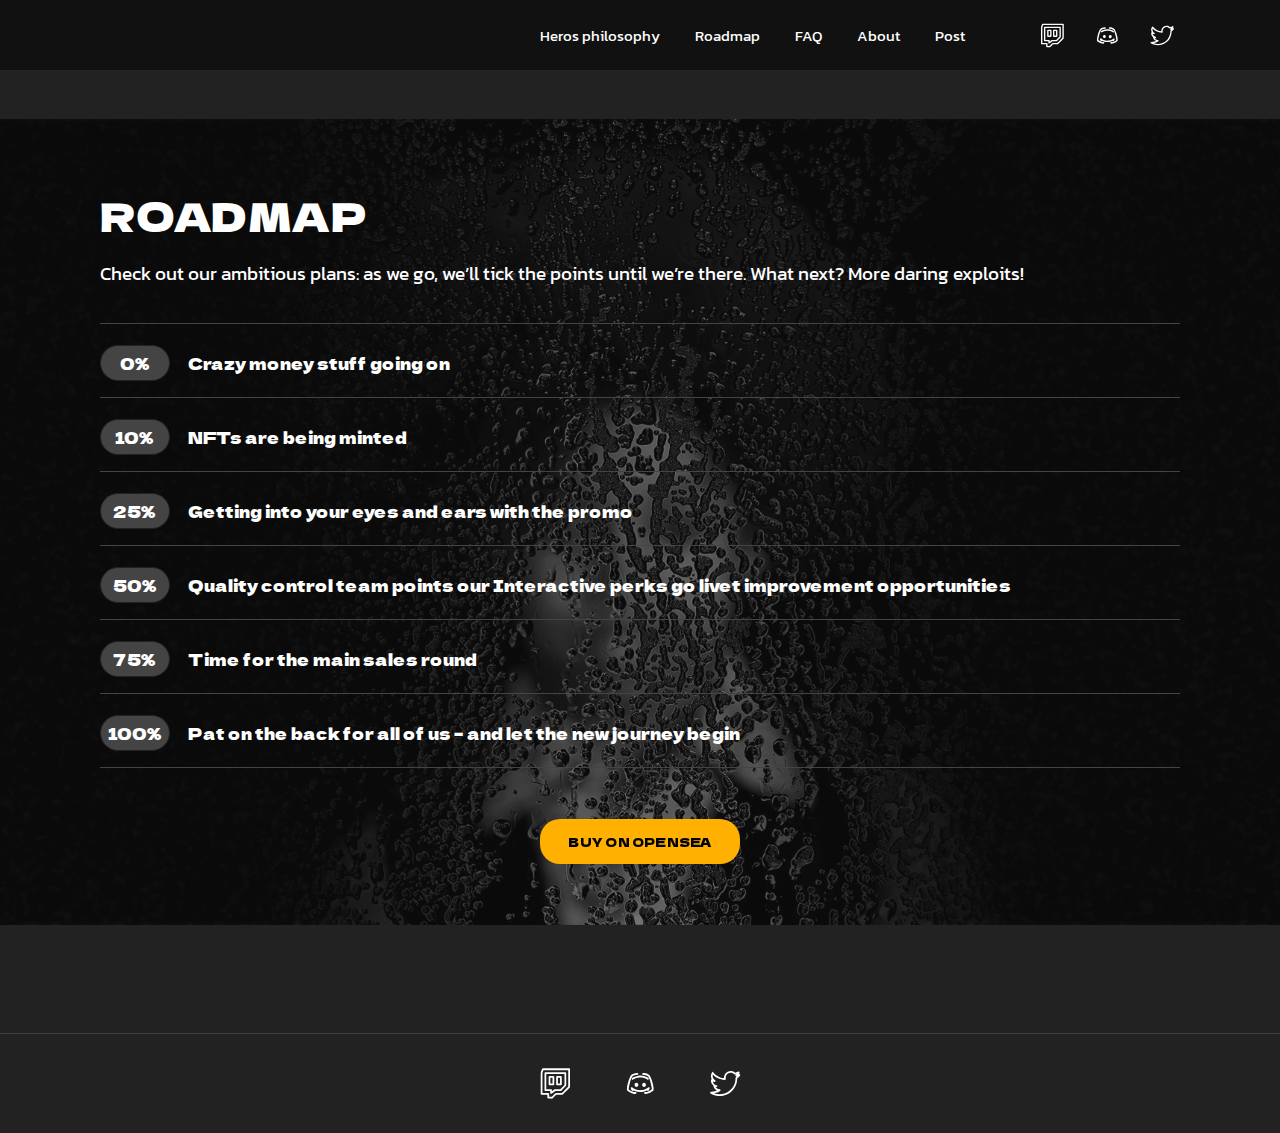
<file: roadmap.html>
<!DOCTYPE html>
<html lang="en">
	<head>
	<meta charset="UTF-8" />
	<meta http-equiv="X-UA-Compatible" content="IE=edge" />
	<meta name="viewport" content="width=device-width, initial-scale=1.0" />
	<meta name="theme-color" media="(prefers-color-scheme: light)" content="white" />
	<meta name="theme-color" media="(prefers-color-scheme: dark)" content="#222222" />
	<!-- Google Fonts -->

	<!-- CSS Styles  -->
	<link href="https://fonts.googleapis.com/css2?family=Kanit:wght@400;500&family=Dela+Gothic+One&display=swap" rel="stylesheet" />
	<link rel="stylesheet" href="css/vendor/bootstrap.min.css" />
	<link rel="stylesheet" href="css/vendor/animate.css" />
	<link rel="stylesheet" href="css/vendor/owl.carousel.min.css" />
	<link rel="stylesheet" href="css/vendor/owl.theme.default.min.css" />
	<link rel="stylesheet" href="css/style.min.css" />
	<link rel="icon" href="img/favicon_nft_dark.svg" />
	<title>FAQ</title>
</head>

	<body class="theme-dark">
		<header class="header">
	<div class="container">
		<nav class="header__navbar navbar navbar-expand-lg">
			<button class="navbar-toggler" type="button" data-bs-toggle="collapse" data-bs-target="#navbarContent" aria-controls="navbarContent" aria-expanded="false" aria-label="Toggle navigation">
				<span class="navbar-toggler-icon"></span>
			</button>
			<div class="collapse navbar-collapse" id="navbarContent">
				<ul class="navbar-nav list-unstyled">
					<li class="nav-item">
						<a class="nav-link" href="./index.html#philosophy">Heros philosophy</a>
					</li>
					<li class="nav-item">
						<a class="nav-link" href="./roadmap.html">Roadmap</a>
					</li>
					<li class="nav-item">
						<a class="nav-link" href="./faq.html">FAQ</a>
					</li>
					<li class="nav-item">
						<a class="nav-link" href="./about.html">About</a>
					</li>
					<li class="nav-item">
						<a class="nav-link" href="./post.html">Post</a>
					</li>
				</ul>

				<div class="header__social"><ul class="social__list">
	<li class="social__item">
		<a class="d-flex text-decoration-none" href="#" target="_blank">
			<svg width="35" height="35">
				<use xlink:href="#twitch"></use>
			</svg>
			<span class="d-lg-none">Twitch</span>
		</a>
	</li>
	<li class="social__item">
		<a class="d-flex text-decoration-none" href="#" target="_blank">
			<svg width="35" height="35">
				<use xlink:href="#discord"></use>
			</svg>
			<span class="d-lg-none">Discord</span>
		</a>
	</li>
	<li class="social__item">
		<a class="d-flex text-decoration-none" href="#" target="_blank">
			<svg width="35" height="35">
				<use xlink:href="#twitter"></use>
			</svg>
			<span class="d-lg-none">Twitter</span>
		</a>
	</li>
</ul>
</div>

			</div>
		</nav>
	</div>
</header>


		<main class="main m-0 py-5">
			<section id="roadmap" class="section-roadmap">
				<div class="section-roadmap__image"></div>
				<div class="section-roadmap__container container">
					<div class="section-roadmap__wrapper">
						<h2 class="section-roadmap__title nft-h2 wow animate__animated animate__slideInDown">Roadmap</h2>
						<p class="section-roadmap__text wow animate__animated animate__slideInRight">Check out our ambitious plans: as we go, we’ll tick the points until we’re there. What next? More daring exploits!</p>
						<ul class="section-roadmap__list list-unstyled">
							<li class="section-roadmap__item wow animate__animated animate__fadeInUp" data-wow-delay="0.1s">
								<div class="section-roadmap__item-heading">
									<span class="section-roadmap__item-number">0%</span>
									<span class="section-roadmap__item-text">Crazy money stuff going on</span>
								</div>
								<div class="section-roadmap__item-content">
									<p>To get the right jumpstart, we need some solid boost. Now, we're talking a few angels into working with us - so far so good! As expected, we'll raise the needed amount by next month.</p>
								</div>
							</li>
							<li class="section-roadmap__item wow animate__animated animate__fadeInUp" data-wow-delay="0.2s">
								<div class="section-roadmap__item-heading">
									<span class="section-roadmap__item-number">10%</span>
									<span class="section-roadmap__item-text">NFTs are being minted</span>
								</div>
								<div class="section-roadmap__item-content">
									<p>That’s where art becomes a part of the digital world. We wrap it like a gift in a nice and pretty NFT shell to make sure the soon-to-be owner is happy about everything.</p>
								</div>
							</li>
							<li class="section-roadmap__item wow animate__animated animate__fadeInUp" data-wow-delay="0.3s">
								<div class="section-roadmap__item-heading">
									<span class="section-roadmap__item-number">25%</span>
									<span class="section-roadmap__item-text">Getting into your eyes and ears with the promo</span>
								</div>
								<div class="section-roadmap__item-content">
									<p>The hype starts building around our NFTs. People get to know our top drops and exclusive features, and the word spreads all over the place</p>
								</div>
							</li>
							<li class="section-roadmap__item wow animate__animated animate__fadeInUp" data-wow-delay="0.4s">
								<div class="section-roadmap__item-heading">
									<span class="section-roadmap__item-number">50%</span>
									<span class="section-roadmap__item-text">Quality control team points our Interactive perks go livet improvement opportunities</span>
								</div>
								<div class="section-roadmap__item-content">
									<p>Remember the NFT game we mentioned? Time to launch it! Now, you can try it right here and on our partner website - come visit and don’t forget to tell us what you think.</p>
								</div>
							</li>
							<li class="section-roadmap__item wow animate__animated animate__fadeInUp" data-wow-delay="0.5s">
								<div class="section-roadmap__item-heading">
									<span class="section-roadmap__item-number">75%</span>
									<span class="section-roadmap__item-text">Time for the main sales round</span>
								</div>
								<div class="section-roadmap__item-content">
									<p>Too much waiting would be tiresome, wouldn’t it? So, at last, the sales are officially open! Hurry up: the limited collection gets sold out faster than you say “Shut up and take my money!”</p>
								</div>
							</li>
							<li class="section-roadmap__item wow animate__animated animate__fadeInUp" data-wow-delay="0.6s">
								<div class="section-roadmap__item-heading">
									<span class="section-roadmap__item-number">100%</span>
									<span class="section-roadmap__item-text">Pat on the back for all of us – and let the new journey begin</span>
								</div>
								<div class="section-roadmap__item-content">
									<p>Wow, that was fun! This time, it took you just 2 days to reach sold out. We should do that again, and we’ve already started on our next project. Stay tuned!</p>
								</div>
							</li>
						</ul>
						<div class="section-roadmap__button wow animate__animated animate__pulse" data-wow-delay="0.7s"><a
	class="btn btn-animate btn-animate--primary"
	href="#"
	style="opacity: 1; visibility: inherit; overflow: visible"
	><div class="btn-animate__container" style="transform: translate(0px, 0%)">
		<div class="btn-animate__background btn-animate__background--primary"></div>
		<div class="btn-animate__icon-mask">
			<div class="btn-animate__icon-container">
				<div
					class="btn-animate__icon-background btn-animate__icon-background--primary"
					style="opacity: 0; visibility: hidden"
				></div>
				<svg
					viewBox="0 0 7 4"
					class="btn-animate__icon btn-animate__icon--primary"
					fill="currentColor"
					style="
						transform: translate(-25px, 0px) rotate(-90deg);
						opacity: 0;
						visibility: hidden;
					"
				>
					<path
						d="M3.5 2.4L.9.1l-.9 1 3.1 2.7c.3.2.7.2.9 0L7 1 6 0 3.5 2.4z"
						fill-rule="evenodd"
					></path>
				</svg>
			</div>
		</div>
		<div
			class="btn-animate__text-container"
			style="transform: translate3d(0em, 0px, 0px)"
		>
			<p class="btn-animate__text btn-animate__text--primary">Buy on OpenSea</p>
		</div>
	</div></a
>
</div>
					</div>
				</div>
			</section>
		</main>

		<footer class="footer">
	<div class="footer__container container">
		<div class="row">
			<div class="col-12">
				<div class="footer__social"><ul class="social__list">
	<li class="social__item">
		<a class="d-flex text-decoration-none" href="#" target="_blank">
			<svg width="35" height="35">
				<use xlink:href="#twitch"></use>
			</svg>
			<span class="d-lg-none">Twitch</span>
		</a>
	</li>
	<li class="social__item">
		<a class="d-flex text-decoration-none" href="#" target="_blank">
			<svg width="35" height="35">
				<use xlink:href="#discord"></use>
			</svg>
			<span class="d-lg-none">Discord</span>
		</a>
	</li>
	<li class="social__item">
		<a class="d-flex text-decoration-none" href="#" target="_blank">
			<svg width="35" height="35">
				<use xlink:href="#twitter"></use>
			</svg>
			<span class="d-lg-none">Twitter</span>
		</a>
	</li>
</ul>
</div>
			</div>
		</div>
	</div>
</footer>

<div class="scroll-to-top"></div>

<!-- Javascript Files -->
<script src="js/vendor/jquery-3.6.0.min.js"></script>
<script src="js/vendor/bootstrap.min.js"></script>
<script src="js/vendor/wow.min.js"></script>
<script src="js/vendor/owl.carousel.min.js"></script>
<script src="js/script.js"></script>
<script>
	new WOW().init();
</script>

<svg viewBox="0 0 599 598" xmlns="http://www.w3.org/2000/svg" xmlns:xlink="http://www.w3.org/1999/xlink" style="display: none">
	<style>
		:root > svg {
			display: none;
		}
		:root > svg:target {
			display: block;
		}
	</style>
	<svg viewBox="0 0 43 43" fill="none" id="cards-icon" xmlns="http://www.w3.org/2000/svg">
		<rect width="43" height="43" rx="21.5" fill="currentColor" />
		<path
			d="M34.8 21.385v.377c-.186.46-.533.592-1.016.608a32.76 32.76 0 00-6.57.878c-.369.088-.727.22-1.1.334.223.906.559 1.715 1.062 2.44.33.477.723.91 1.09 1.36.236.29.277.621.107.922-.167.296-.489.472-.813.384a1.27 1.27 0 01-.52-.304 8.07 8.07 0 00-2.511-1.664c-.368-.151-.75-.266-1.142-.402-.07.199-.131.347-.175.5-.668 2.36-.95 4.777-1.05 7.217-.02.483-.147.833-.606 1.021h-.375c-.355-.164-.585-.402-.598-.832a33.399 33.399 0 00-.916-6.914c-.08-.326-.198-.642-.296-.956-.636.097-1.76.56-2.413 1.032-.47.339-.91.72-1.354 1.093-.482.405-1.153.234-1.314-.347-.097-.352.048-.626.289-.87a7.73 7.73 0 001.64-2.468c.16-.384.28-.785.425-1.197-.2-.07-.348-.13-.501-.173-2.35-.67-4.758-.954-7.19-1.055-.48-.02-.83-.148-1.016-.608v-.377c.163-.357.4-.587.829-.6a33.153 33.153 0 006.888-.919c.325-.079.64-.199 1.03-.322-.263-.63-.483-1.226-.756-1.796-.344-.715-.834-1.332-1.383-1.904-.406-.424-.368-.984.07-1.276.341-.226.73-.16 1.086.19a7.787 7.787 0 002.458 1.646c.383.16.783.28 1.192.426.07-.2.13-.349.174-.503.67-2.367.953-4.793 1.051-7.243.02-.478.164-.81.605-.994h.376c.459.187.612.533.605 1.021-.008.536.045 1.075.093 1.61.149 1.67.375 3.33.773 4.96.093.378.223.747.358 1.19.625-.261 1.211-.475 1.77-.745.721-.35 1.345-.845 1.921-1.402.414-.4.956-.373 1.257.048.242.339.18.747-.175 1.112a7.869 7.869 0 00-1.682 2.567c-.143.353-.25.72-.37 1.07.065.042.085.061.11.07.126.045.25.094.38.13 2.349.672 4.757.954 7.188 1.055.481.022.828.151 1.016.61zM21.384 15.68h-.049c-.031.13-.053.261-.097.386-.212.608-.4 1.227-.656 1.815-.248.572-.568.704-1.167.558-.46-.11-.91-.254-1.365-.382l-.23-.063c.148.557.3 1.081.426 1.611.145.604.014.93-.55 1.176-.595.259-1.22.45-1.833.667-.12.042-.245.067-.368.1.123.088.245.11.36.15.622.22 1.256.414 1.859.677.54.236.677.57.54 1.134-.113.469-.257.93-.387 1.396l-.067.235c.557-.15 1.078-.303 1.607-.43.619-.149.924-.02 1.182.573.252.581.437 1.19.647 1.79.046.132.07.27.106.406.091-.137.116-.277.162-.41.21-.598.395-1.208.648-1.789.255-.59.562-.709 1.184-.573.148.033.298.062.444.104.38.109.76.225 1.168.347l-.076-.255c-.133-.474-.278-.945-.393-1.422-.124-.51-.003-.802.455-1.056a6.4 6.4 0 01.979-.431c.44-.155.892-.274 1.419-.433-.216-.054-.352-.086-.489-.122-.69-.186-1.377-.384-1.993-.766-.345-.214-.472-.522-.39-.919.037-.184.071-.37.122-.55.112-.4.233-.797.359-1.223-.098.03-.164.052-.23.071-.481.136-.959.284-1.444.402-.504.123-.798-.002-1.05-.46a6.248 6.248 0 01-.422-.957c-.157-.446-.276-.904-.41-1.357z"
			fill="#fff"
		/></svg
	><svg viewBox="0 0 48 48" fill="none" id="cards-icon-2" xmlns="http://www.w3.org/2000/svg">
		<rect width="48" height="48" rx="24" fill="currentColor" />
		<path
			d="M11.656 38.987c-.522-.239-.672-.65-.655-1.21.08-2.602 1.144-4.73 3.043-6.469.729-.666 1.478-1.31 2.208-1.973.228-.207.433-.44.634-.675.508-.59.744-1.276.74-2.061-.008-2.773-.05-5.547.01-8.318.067-3.01 1.169-5.636 3.248-7.823.706-.743 1.569-1.256 2.608-1.414.026-.004.05-.029.075-.044h.898c.63.15 1.238.35 1.785.718.999.672 1.747 1.572 2.35 2.593 1.19 2.014 1.86 4.168 1.818 6.538-.044 2.453.034 4.909-.027 7.36-.033 1.293.44 2.279 1.365 3.109.838.753 1.695 1.486 2.508 2.264 1.76 1.685 2.686 3.75 2.767 6.196.018.557-.13.972-.655 1.21h-24.72zm7.72-5.543h9.281v-.413c0-4.678-.027-9.355.015-14.033.014-1.696-.324-3.283-1.046-4.799-.51-1.07-1.13-2.067-2.072-2.82-.638-.51-1.358-.83-2.161-.5-.467.191-.94.48-1.282.845-1.72 1.837-2.695 4.033-2.72 6.554-.05 4.946-.015 9.893-.015 14.84v.326zm15.826 3.79c-.01-.144-.01-.242-.024-.338-.18-1.322-.685-2.52-1.61-3.472-.976-1.005-2.05-1.916-3.083-2.867-.009-.008-.036.006-.06.01-.004.026-.014.054-.014.082-.001 2.115.001 4.229-.005 6.343-.001.21.084.246.267.245 1.057-.006 2.114-.003 3.17-.003h1.36zm-17.578-6.741c-.757.662-1.46 1.263-2.15 1.88-1.156 1.037-2.09 2.224-2.47 3.768-.084.345-.13.698-.203 1.093h.35c1.375 0 2.751-.006 4.128.006.268.003.354-.063.352-.345-.012-2.024-.007-4.048-.007-6.072v-.33zm1.764 6.714h9.27c0-.564-.015-1.102.005-1.639.01-.27-.066-.353-.346-.352-2.87.01-5.738.006-8.608.007-.104 0-.21.011-.32.017v1.967z"
			fill="#fff"
		/>
		<path d="M24.026 15.549a2.6 2.6 0 012.601 2.486c.025.55-.303.958-.807.999-.49.04-.891-.332-.94-.87-.048-.52-.385-.855-.858-.854-.483 0-.815.324-.867.845-.055.548-.442.913-.933.881-.51-.033-.844-.452-.815-1.02a2.598 2.598 0 012.619-2.467z" fill="#fff" /></svg
	><svg viewBox="0 0 48 48" fill="none" id="cards-icon-3" xmlns="http://www.w3.org/2000/svg">
		<rect width="48" height="48" rx="24" fill="currentColor" />
		<path
			d="M26.454 38.989h-.478c-.293-.051-.585-.11-.878-.151-2.486-.357-4.972-.712-7.459-1.066-1.835-.262-3.67-.519-5.506-.782-.586-.085-.83-.336-.92-.928-.061-.404-.111-.81-.168-1.214-.593-4.163-1.18-8.328-1.789-12.49-.073-.5.057-.85.406-1.199 3.651-3.637 7.29-7.287 10.94-10.926.433-.432.907-.823 1.363-1.233h.479c.263.045.525.097.79.135 4.33.62 8.662 1.236 12.993 1.855.657.093.896.337.989.995.178 1.273.356 2.547.537 3.82.466 3.275.924 6.553 1.41 9.825.077.516-.073.869-.427 1.222-3.638 3.623-7.262 7.258-10.898 10.883-.44.44-.921.837-1.384 1.254zm-5.008-6.942L32.23 21.265l-5.285-5.298-10.789 10.788c1.757 1.756 3.539 3.538 5.291 5.292zm4.147-17.396l-3.419-3.447-10.77 10.767 3.44 3.431 10.749-10.751zm.626 22.133l10.786-10.78-3.42-3.425-10.78 10.78c1.14 1.142 2.29 2.297 3.414 3.425zM15.244 28.46l-1.847 6.35 6.346-1.848-4.499-4.502zM28.67 15.032l4.502 4.509 1.85-6.358c-2.175.634-4.268 1.242-6.352 1.85zm3.334-2.797l.002-.066-7.242-1.037c.031.082.033.105.045.117.752.755 1.503 1.512 2.265 2.256.065.064.217.084.314.06.376-.091.747-.21 1.12-.318l3.496-1.012zm4.024 3.927c-.044.06-.06.074-.065.091-.447 1.532-.896 3.063-1.33 4.597-.027.093.037.25.112.327.696.713 1.404 1.415 2.11 2.12.05.049.11.086.223.174l-1.05-7.309zm-24.573 8.352a9.848 9.848 0 01-.104.066l1.04 7.237c.039-.045.058-.057.063-.073.449-1.538.9-3.076 1.338-4.618.025-.086-.035-.23-.103-.303-.305-.328-.63-.637-.942-.958-.434-.448-.862-.9-1.293-1.35zm4.955 11.249l.005.053 7.209 1.036a.559.559 0 00-.16-.263c-.676-.677-1.359-1.349-2.027-2.035-.146-.15-.272-.182-.47-.122-.792.24-1.59.462-2.384.694-.725.21-1.449.425-2.173.637z"
			fill="#fff"
		/></svg
	><svg viewBox="0 0 48 48" fill="none" id="cards-icon-4" xmlns="http://www.w3.org/2000/svg">
		<rect width="48" height="48" rx="24" fill="currentColor" />
		<path
			d="M14.486 29.362a1.133 1.133 0 001.607-1.597l-.075-.076c-.197-.198-.403-.388-.591-.594-.369-.404-.357-.935.017-1.284.338-.316.876-.294 1.239.065l.325.325c.614.62 1.616.622 2.23.002.479-.483.575-1.211.327-1.845a8.911 8.911 0 01-.523-1.935c-.532-3.576.51-6.64 3.192-9.04 2.776-2.483 6.072-3.176 9.6-2.04 3.706 1.193 6.009 3.812 6.729 7.659.866 4.63-1.536 9.06-5.87 10.905-2.777 1.181-5.563 1.054-8.286-.248-.218-.104-.33-.059-.483.093-2.605 2.613-5.214 5.221-7.821 7.832-.546.547-1 .556-1.54.015a7838.183 7838.183 0 01-5.48-5.478c-.44-.442-.431-.944.014-1.389.862-.858 1.721-1.719 2.579-2.582.585-.588 1.02-.59 1.603-.002.401.405.803.808 1.207 1.214zm.687 6.3c.097.097.258.106.355.009 2.581-2.58 5.163-5.16 7.743-7.741.427-.427.797-.482 1.313-.175 1.738 1.035 3.602 1.395 5.602 1.075 5.055-.808 8.147-6.26 6.248-11.025-1.357-3.403-4.63-5.43-8.321-5.15-4.03.303-7.311 3.715-7.46 7.754-.06 1.628.317 3.144 1.152 4.544.36.604.325.913-.168 1.407a4854.46 4854.46 0 01-5.601 5.607c-.476.476-.953.47-1.434-.009-.63-.626-1.256-1.255-1.883-1.881a.282.282 0 00-.397.005l-.563.553a1.119 1.119 0 00-.01 1.588l3.424 3.438z"
			fill="#fff"
		/>
		<path d="M28.81 26.677a5.883 5.883 0 01-5.885-5.933 5.885 5.885 0 015.926-5.865 5.898 5.898 0 015.875 5.92 5.895 5.895 0 01-5.915 5.878zm4.152-5.871c.019-2.283-1.819-4.158-4.09-4.173-2.301-.016-4.18 1.821-4.195 4.101a4.145 4.145 0 004.108 4.19 4.135 4.135 0 004.177-4.118z" fill="#fff" /></svg
	><svg viewBox="0 0 48 48" fill="none" id="cards-icon-5" xmlns="http://www.w3.org/2000/svg">
		<rect width="48" height="48" rx="24" fill="currentColor" />
		<path
			d="M38.988 25.578v1.736c-.039.294-.08.587-.116.88a13.905 13.905 0 01-2.566 6.523 1.172 1.172 0 01-.45.37c-.355.158-.733.046-.977-.237-.26-.3-.266-.68-.04-1.116 1.977-3.807 1.799-7.525-.47-11.154-.08-.127-.172-.245-.262-.364-.088-.118-.181-.232-.271-.348.461 1.15.81 2.31.94 3.53.332 3.095-.394 5.915-2.323 8.365-2.134 2.71-4.957 4.328-8.335 4.982-.564.108-1.14.162-1.71.241h-1.736c-.325-.04-.65-.078-.975-.121a13.901 13.901 0 01-6.455-2.577c-.427-.311-.532-.813-.28-1.21.26-.412.753-.519 1.238-.267.23.119.455.25.692.354 3.507 1.554 6.914 1.36 10.212-.602.351-.208.673-.466 1.009-.701a.457.457 0 00-.278.045c-1.04.454-2.12.756-3.249.876-3.222.341-6.127-.46-8.62-2.532-2.497-2.074-4.026-4.755-4.678-7.93-.13-.632-.194-1.276-.288-1.914v-1.795c.039-.274.081-.547.116-.822a13.886 13.886 0 012.566-6.521c.111-.154.278-.295.45-.372.356-.157.733-.045.977.238.26.302.267.682.04 1.116-1.98 3.808-1.798 7.527.471 11.154.157.25.348.479.523.717-.075-.33-.201-.623-.308-.922-.11-.31-.216-.622-.3-.94-.75-2.879-.525-5.68.892-8.302 2.035-3.765 5.316-5.857 9.442-6.716.563-.117 1.14-.163 1.711-.242h1.736c.097.017.194.044.292.05 1.494.113 2.927.471 4.309 1.047.97.404 1.877.92 2.736 1.526.334.236.555.52.491.949-.1.672-.76.914-1.437.563-3.647-1.893-7.251-1.801-10.799.272-.361.211-.691.477-1.035.717a.37.37 0 00.25-.034 11.166 11.166 0 013.515-.912c2.944-.257 5.638.442 7.985 2.243C36.351 17.515 38 20.31 38.7 23.667c.131.628.195 1.273.29 1.91zm-2.28-2.576l.073-.034c-.345-.79-.642-1.607-1.045-2.366-1.129-2.125-2.707-3.823-4.925-4.837-2.24-1.024-4.566-1.179-6.916-.453-2.21.682-3.99 1.972-5.205 3.976-.273.448-.705.618-1.144.437-.422-.174-.614-.59-.499-1.093.57-2.495 1.909-4.495 3.945-6.023.674-.505 1.406-.934 2.086-1.38.009-.001-.03-.006-.064.004-2.564.782-4.755 2.15-6.306 4.355-2.09 2.972-2.384 6.2-.997 9.547.724 1.745 1.903 3.15 3.538 4.139.479.29.66.7.485 1.15-.171.441-.596.627-1.141.501-2.742-.633-4.83-2.197-6.394-4.5-.322-.473-.6-.974-.899-1.463-.002.125.028.238.065.348a12.664 12.664 0 002.543 4.462c2.68 3.063 7.014 4.159 10.795 2.692 1.925-.747 3.487-1.953 4.575-3.73.291-.477.697-.659 1.15-.482.441.171.627.596.5 1.142-.636 2.753-2.213 4.845-4.524 6.412-.495.337-1.022.627-1.598.978.118-.026.166-.032.211-.046 1.782-.541 3.384-1.408 4.759-2.669 2.77-2.543 3.832-5.683 3.092-9.36-.521-2.587-1.915-4.637-4.196-6.036-.432-.265-.589-.697-.412-1.128.172-.421.59-.616 1.092-.5 2.505.574 4.511 1.919 6.04 3.97.475.634.88 1.323 1.316 1.987z"
			fill="#fff"
		/>
		<path d="M24.003 28.63a4.637 4.637 0 01-4.648-4.629 4.635 4.635 0 014.63-4.648 4.635 4.635 0 014.647 4.63 4.636 4.636 0 01-4.629 4.648zm2.876-4.636a2.895 2.895 0 00-2.869-2.887 2.896 2.896 0 00-2.902 2.884 2.897 2.897 0 002.869 2.887 2.897 2.897 0 002.902-2.884z" fill="#fff" /></svg
	><svg viewBox="0 0 43 43" fill="none" id="cards-icon-white" xmlns="http://www.w3.org/2000/svg">
		<rect width="43" height="43" rx="21.5" fill="#fff" />
		<path
			d="M34.8 21.385v.377c-.186.46-.533.592-1.016.608a32.76 32.76 0 00-6.57.878c-.369.088-.727.22-1.1.334.223.906.559 1.715 1.062 2.44.33.477.723.91 1.09 1.36.236.29.277.622.107.922-.167.296-.489.472-.813.384a1.27 1.27 0 01-.52-.304 8.07 8.07 0 00-2.511-1.664c-.368-.151-.75-.265-1.142-.402-.07.199-.131.348-.175.5-.668 2.36-.95 4.777-1.05 7.217-.02.483-.147.833-.606 1.021h-.375c-.355-.164-.585-.402-.598-.832a33.399 33.399 0 00-.916-6.914c-.08-.326-.198-.642-.296-.956-.636.097-1.76.56-2.413 1.032-.47.339-.91.72-1.354 1.093-.482.405-1.153.234-1.314-.347-.097-.352.048-.626.289-.87a7.73 7.73 0 001.64-2.468c.16-.384.28-.785.425-1.197-.2-.07-.348-.13-.501-.173-2.35-.67-4.758-.954-7.19-1.055-.48-.02-.83-.148-1.016-.608v-.377c.163-.357.4-.587.829-.6a33.153 33.153 0 006.888-.919c.325-.079.64-.199 1.03-.322-.263-.63-.483-1.226-.756-1.796-.344-.715-.834-1.332-1.383-1.904-.406-.424-.368-.984.07-1.275.341-.227.73-.16 1.086.188a7.787 7.787 0 002.458 1.647c.383.16.783.28 1.192.426.07-.2.13-.349.174-.503.67-2.367.953-4.793 1.051-7.243.02-.478.164-.81.605-.994h.376c.459.188.612.533.605 1.021-.008.536.045 1.075.093 1.61.149 1.67.375 3.33.773 4.96.093.378.223.747.358 1.19.625-.261 1.211-.475 1.77-.745.721-.35 1.345-.845 1.921-1.402.414-.4.956-.372 1.257.048.242.339.18.747-.175 1.112a7.869 7.869 0 00-1.682 2.567c-.143.353-.25.72-.37 1.07.065.042.085.061.11.07.126.045.25.094.38.13 2.349.672 4.757.954 7.188 1.055.481.022.828.151 1.016.61zM21.384 15.68h-.049c-.031.13-.053.262-.097.387-.212.607-.4 1.226-.656 1.814-.248.572-.568.704-1.167.559-.46-.112-.91-.255-1.365-.383l-.23-.063c.148.558.3 1.081.426 1.611.145.604.014.931-.55 1.176-.595.259-1.22.45-1.833.667-.12.042-.245.067-.368.1.123.088.245.11.36.15.622.22 1.256.414 1.859.677.54.236.677.57.54 1.134-.113.47-.257.93-.387 1.396l-.067.235c.557-.15 1.078-.303 1.607-.43.619-.149.924-.02 1.182.573.252.581.437 1.19.647 1.79.046.132.07.27.106.406.091-.137.116-.277.162-.41.21-.598.395-1.208.648-1.789.255-.59.562-.709 1.184-.573.148.033.298.062.444.104.38.109.76.225 1.168.347l-.076-.255c-.133-.474-.278-.945-.393-1.422-.124-.51-.003-.802.455-1.056a6.39 6.39 0 01.979-.431c.44-.155.892-.274 1.419-.433-.216-.054-.352-.086-.489-.122-.69-.186-1.377-.384-1.993-.766-.345-.214-.472-.522-.39-.918.037-.185.071-.37.122-.551.112-.4.233-.797.359-1.223-.098.03-.164.052-.23.071-.481.136-.959.284-1.444.402-.504.123-.798-.002-1.05-.46a6.248 6.248 0 01-.422-.957c-.157-.446-.276-.904-.41-1.357z"
			fill="currentColor"
		/></svg
	><svg viewBox="0 0 19 13" fill="none" id="carousel-next" xmlns="http://www.w3.org/2000/svg"><path fill-rule="evenodd" clip-rule="evenodd" d="M13.167.273L19 6.216v.84L13.167 13l-.825-.84 4.837-4.93H0V6.041h17.18l-4.84-4.928.825-.84h.002z" fill="currentColor" /></svg
	><svg viewBox="0 0 19 13" fill="none" id="carousel-prev" xmlns="http://www.w3.org/2000/svg"><path fill-rule="evenodd" clip-rule="evenodd" d="M5.833 12.727L0 6.784v-.84L5.833 0l.825.84-4.837 4.93H19v1.189H1.82l4.84 4.928-.825.84h-.002z" fill="currentColor" /></svg
	><svg viewBox="0 0 35 35" fill="none" id="discord" xmlns="http://www.w3.org/2000/svg">
		<path
			d="M6.933 21.691c.002-1.124.21-2.223.47-3.31.227-.949.484-1.892.77-2.826.402-1.316.875-2.606 1.515-3.83.403-.77 1.053-1.255 1.815-1.61 1.134-.53 2.339-.743 3.58-.767a.715.715 0 01.748.718c.002.398-.305.707-.721.725-.956.043-1.889.185-2.784.546-.824.332-1.415.89-1.732 1.716-.345.898-.692 1.798-.99 2.713A33.256 33.256 0 008.5 20.295c-.092.528-.119 1.069-.174 1.604-.017.16.049.281.178.374 1.182.847 2.447 1.523 3.869 1.872.337.083.676.089 1.018-.044a.7.7 0 01.905.401c.15.38-.014.774-.39.946-.655.3-1.328.236-1.993.07-1.685-.423-3.17-1.248-4.538-2.298-.338-.26-.41-.639-.441-1.03-.011-.166 0-.333 0-.499z"
			fill="currentColor"
		/>
		<path
			d="M27.727 21.69c-.04.322-.05.651-.131.963-.05.194-.167.41-.32.53-1.437 1.127-3.012 1.996-4.814 2.385-.583.126-1.174.143-1.74-.119-.368-.169-.542-.54-.413-.923.115-.341.515-.573.872-.439.525.2 1.027.101 1.521-.058 1.166-.374 2.24-.936 3.25-1.629.275-.189.4-.4.345-.727-.16-.962-.278-1.934-.486-2.886a47.557 47.557 0 00-.828-3.16 18.122 18.122 0 00-1.033-2.758c-.3-.627-.739-1.097-1.363-1.395-.784-.374-1.615-.566-2.474-.644-.2-.018-.398-.028-.598-.04-.418-.022-.736-.348-.725-.744a.721.721 0 01.75-.698c1.522.049 2.982.337 4.292 1.169.53.337.93.796 1.184 1.368.348.782.705 1.563 1.002 2.364a32.79 32.79 0 011.246 4.283c.227 1.039.424 2.084.463 3.158z"
			fill="currentColor"
		/>
		<path
			d="M12.102 22.89c-.32.4-.678.518-1.017.32a1.611 1.611 0 01-.381-.344 2.992 2.992 0 01-.734-1.712.711.711 0 01.38-.692c.306-.152.595-.11.858.101a9.486 9.486 0 002.272 1.35c1.567.66 3.203.846 4.885.698 1.673-.147 3.194-.715 4.57-1.67.17-.117.33-.246.495-.37.291-.221.616-.255.892-.08.287.183.357.455.315.78a2.986 2.986 0 01-.935 1.824c-.31.294-.802.274-1.054-.065-.1-.135-.18-.13-.31-.063a10.162 10.162 0 01-3.749 1.092c-1.92.177-3.798-.002-5.592-.769-.3-.127-.594-.265-.895-.4z"
			fill="currentColor"
		/>
		<path
			d="M23.176 14.498c-.145-.058-.302-.096-.433-.177-1.88-1.16-3.926-1.633-6.12-1.454-1.713.14-3.319.642-4.812 1.5a.737.737 0 01-1.01-.254.722.722 0 01.261-.99c1.286-.755 2.67-1.243 4.13-1.524 1.88-.361 3.744-.303 5.584.247.985.295 1.913.72 2.784 1.27.315.2.436.513.336.839-.1.316-.37.51-.72.543z"
			fill="currentColor"
		/>
		<path d="M20.26 20.174c-.45-.003-.802-.202-1.086-.54-.498-.595-.512-1.557-.035-2.169.648-.83 1.794-.755 2.335.153.412.69.293 1.607-.279 2.17-.24.235-.598.383-.935.386z" fill="currentColor" />
		<path d="M14.431 20.182c-.642-.037-1.049-.327-1.32-.824-.403-.74-.183-1.748.483-2.22a1.33 1.33 0 011.689.104c.89.816.66 2.406-.434 2.834-.15.059-.317.081-.418.106z" fill="currentColor" /></svg
	><svg viewBox="0 0 19 14" fill="none" id="faq-icon" xmlns="http://www.w3.org/2000/svg"><path fill-rule="evenodd" clip-rule="evenodd" d="M13.167 13.596L19 7.653v-.84L13.167.869l-.825.84 4.837 4.93H0v1.189h17.18l-4.84 4.928.825.84h.002z" fill="currentColor" /></svg
	><svg viewBox="0 0 22 22" fill="none" id="menu-close" xmlns="http://www.w3.org/2000/svg">
		<path d="M2.109 22L22 2.46 19.976.47.084 20.011 2.11 22z" fill="#222" />
		<path d="M0 1.989l19.891 19.54 2.025-1.989L2.024 0 0 1.989z" fill="#222" /></svg
	><svg viewBox="0 0 22 22" fill="none" id="menu-close-dark" xmlns="http://www.w3.org/2000/svg">
		<path d="M2.109 22L22 2.46 19.976.47.084 20.011 2.11 22z" fill="#fff" />
		<path d="M0 1.989l19.891 19.54 2.025-1.989L2.024 0 0 1.989z" fill="#fff" /></svg
	><svg viewBox="0 0 29 22" fill="none" id="menu-open" xmlns="http://www.w3.org/2000/svg">
		<path d="M0 12.476h29V9.524H0v2.952z" fill="#222" />
		<path d="M0 2.951h29V0H0v2.951z" fill="#222" />
		<path fill-rule="evenodd" clip-rule="evenodd" d="M0 22h29v-2.951H0V22z" fill="#222" /></svg
	><svg viewBox="0 0 29 22" fill="none" id="menu-open-dark" xmlns="http://www.w3.org/2000/svg">
		<path d="M0 12.476h29V9.524H0v2.952z" fill="#fff" />
		<path d="M0 2.951h29V0H0v2.951z" fill="#fff" />
		<path fill-rule="evenodd" clip-rule="evenodd" d="M0 22h29v-2.951H0V22z" fill="#fff" /></svg
	><svg viewBox="0 0 599 598" fill="none" id="nft-circle" xmlns="http://www.w3.org/2000/svg">
		<circle cx="297" cy="296.5" r="255.5" stroke="currentColor" stroke-width="38" />
		<path
			d="M467.962 487.348a98.55 98.55 0 002.654 3.08c.295.327.611.514.948.559a.993.993 0 00.863-.252c.245-.221.353-.52.323-.897-.024-.369-.191-.757-.503-1.162a74.054 74.054 0 00-1.062-1.224 45.538 45.538 0 00-1.541-1.62l2.663-2.4a74.226 74.226 0 002.643 3.111 74.445 74.445 0 002.84 2.973c-.51.42-.895.747-1.155.981-.275.248-.64.597-1.096 1.048l-1.799-1.347c.365.748.492 1.427.383 2.038a2.667 2.667 0 01-.879 1.579c-.446.402-.922.649-1.43.743a2.474 2.474 0 01-1.448-.128 3.272 3.272 0 01-1.271-.894l-1.446-1.605a53.352 53.352 0 00-2.195-2.323l2.508-2.26z"
			fill="#fff"
		/>
		<path
			d="M463.797 502.532a.54.54 0 00-.099-.17.472.472 0 00-.397-.181c-.165.018-.341.103-.528.254l-1.54 1.245-1.669-2.065a32.824 32.824 0 001.615-1.151 177.486 177.486 0 00-3.63-4.299l2.764-2.235c.734.924 1.9 2.373 3.497 4.348.157-.14.421-.385.793-.737l1.669 2.064-.828.67.179.221c.491.607.784 1.225.881 1.854a3.11 3.11 0 01-.243 1.798c-.267.576-.685 1.093-1.252 1.552a6.555 6.555 0 01-1.549.925 32.727 32.727 0 00-1.259-2.512l-.213-.407c.29.01.569-.035.835-.135.266-.086.484-.198.655-.336.14-.114.237-.231.293-.353a.459.459 0 00.026-.35z"
			fill="#fff"
		/>
		<path
			d="M449.395 509.261a96.265 96.265 0 002.111-1.383l-.929-1.29c-.32-.435-.664-.71-1.033-.823-.371-.1-.799.028-1.282.383a3.541 3.541 0 00-.497.439 10.22 10.22 0 00-.617-.942 57.792 57.792 0 00-.753-.973c.307-.325.576-.585.806-.779.23-.193.538-.432.925-.716.943-.693 1.777-.959 2.504-.798.724.175 1.385.67 1.983 1.484l1.489 2.051c.367-.294.744-.608 1.132-.943l1.572 2.14c-.419.308-.676.701-.771 1.18-.095.48-.034.925.182 1.337l-3.288 2.416c-.003-.866.12-1.652.371-2.357l-2.333 1.714-1.572-2.14z"
			fill="#fff"
		/>
		<path
			d="M434.135 517.658c-.282-.425-.632-.692-1.049-.801-.426-.104-.895 0-1.408.312a2.092 2.092 0 00-.663.613 2.403 2.403 0 00-.319.862c-.897.159-1.896.433-2.994.82-.119-.829.048-1.633.5-2.411.443-.773 1.198-1.484 2.266-2.133 1.427-.868 2.685-1.176 3.774-.926 1.089.251 1.963.919 2.623 2.004.66 1.085.851 2.169.572 3.251-.278 1.082-1.13 2.057-2.557 2.925-1.068.649-2.047.993-2.937 1.031-.899.043-1.689-.179-2.371-.665a25.502 25.502 0 002.106-2.282c.318.1.619.133.904.101.29-.025.575-.122.857-.294.513-.311.821-.68.925-1.106.095-.421.019-.854-.229-1.301z"
			fill="#fff"
		/>
		<path
			d="M417.894 522.059c1.51-.801 2.806-1.047 3.887-.737 1.077.323 1.915 1.05 2.515 2.181.586 1.104.708 2.189.366 3.252-.35 1.069-1.28 2.004-2.791 2.805-1.016.539-1.953.821-2.811.846-.863.038-1.607-.139-2.234-.531-.622-.383-1.118-.924-1.488-1.622-.605-1.139-.71-2.255-.315-3.347.385-1.087 1.342-2.036 2.871-2.847zm1.141 2.281c-.574.305-.93.669-1.067 1.093-.138.423-.085.865.159 1.324.229.433.558.712.986.836.433.133.936.047 1.51-.258.575-.304.922-.664 1.041-1.078.12-.415.063-.843-.171-1.284-.244-.46-.571-.756-.981-.89-.41-.133-.903-.047-1.477.257z"
			fill="#fff"
		/>
		<path d="M407.941 533.859a179.82 179.82 0 00-1.16-2.504 122.37 122.37 0 00-1.406-2.92l3.204-1.506.707 1.54a409.792 409.792 0 001.805 3.909c.408.869.996 2.095 1.763 3.68l.702 1.459-3.203 1.507a255.368 255.368 0 00-1.454-3.163c-.425-.905-.744-1.572-.958-2.002z" fill="#fff" />
		<path d="M399.507 537.569c-.227-.555-.584-1.403-1.071-2.544a118.306 118.306 0 00-1.301-2.967l3.256-1.391.652 1.564a408.532 408.532 0 001.664 3.971c.377.883.921 2.129 1.631 3.74l.65 1.484-3.255 1.391c-.54-1.314-.987-2.385-1.34-3.212-.393-.92-.688-1.598-.886-2.036z" fill="#fff" />
		<path
			d="M253.701 547.439a100.296 100.296 0 00-.812 3.984c-.078.433-.032.797.138 1.092.16.293.403.469.728.528.324.058.627-.039.906-.294.278-.244.482-.614.612-1.108a71.62 71.62 0 00.318-1.589c.121-.669.234-1.406.339-2.21l3.527.637a74.866 74.866 0 00-.844 3.994 76.134 76.134 0 00-.613 4.066 35.615 35.615 0 00-1.482-.314 33.771 33.771 0 00-1.499-.225l-.036-2.247c-.369.746-.828 1.262-1.378 1.549a2.667 2.667 0 01-1.787.272c-.59-.107-1.078-.332-1.463-.676a2.487 2.487 0 01-.784-1.225 3.265 3.265 0 01-.07-1.552l.384-2.125c.237-1.309.401-2.362.495-3.158l3.321.601z"
			fill="#fff"
		/>
		<path
			d="M239.142 553.437a.542.542 0 00.075-.183.475.475 0 00-.1-.425c-.116-.119-.29-.207-.524-.262l-1.927-.456.611-2.584c.792.259 1.425.45 1.9.573a178.63 178.63 0 001.178-5.502l3.459.819a770.47 770.47 0 00-1.299 5.427c.207.038.563.097 1.068.175l-.611 2.584-1.036-.245-.066.277c-.18.759-.488 1.369-.926 1.831a3.115 3.115 0 01-1.572.908c-.619.141-1.283.127-1.994-.041a6.518 6.518 0 01-1.678-.659c.363-.664.768-1.509 1.216-2.533l.191-.417c.17.235.376.428.618.578.23.157.452.261.667.312.175.041.328.046.458.016a.457.457 0 00.292-.193z"
			fill="#fff"
		/>
		<path
			d="M225.009 546.162c.868.311 1.664.585 2.386.823l.452-1.525c.148-.519.155-.959.019-1.32-.148-.355-.511-.615-1.088-.78a3.511 3.511 0 00-.651-.123c.14-.345.263-.7.367-1.066.05-.173.153-.57.31-1.19.445.044.814.097 1.108.161.294.063.672.161 1.133.293 1.125.322 1.846.819 2.163 1.492.305.68.318 1.506.041 2.477l-.712 2.433c.457.11.937.216 1.438.318l-.73 2.552c-.5-.143-.969-.105-1.406.113a1.973 1.973 0 00-.946.962l-3.922-1.122c.683-.533 1.38-.916 2.091-1.149l-2.783-.796.73-2.553z"
			fill="#fff"
		/>
		<path
			d="M209.029 539.232c.164-.484.162-.924-.008-1.321-.178-.4-.548-.708-1.108-.922a2.09 2.09 0 00-.891-.149c-.289.028-.581.12-.876.275-.676-.613-1.503-1.235-2.481-1.867.583-.601 1.321-.961 2.213-1.08.882-.122 1.906.04 3.074.488 1.559.597 2.573 1.403 3.041 2.418.468 1.015.474 2.115.02 3.301-.455 1.186-1.195 2-2.221 2.442-1.026.442-2.319.364-3.878-.233-1.168-.448-2.039-1.012-2.613-1.692-.584-.685-.892-1.445-.925-2.282a25.55 25.55 0 003.094.269c.116.313.274.571.473.776.197.215.449.381.757.499.56.215 1.041.233 1.441.054.391-.182.687-.507.888-.976z"
			fill="#fff"
		/>
		<path
			d="M195.61 529.077c1.559.705 2.546 1.579 2.962 2.624.404 1.049.342 2.157-.186 3.323-.515 1.139-1.298 1.899-2.348 2.28-1.059.377-2.368.213-3.926-.491-1.048-.474-1.844-1.043-2.389-1.707-.559-.658-.874-1.355-.948-2.091-.077-.726.047-1.449.372-2.169.532-1.176 1.35-1.941 2.455-2.298 1.096-.36 2.432-.184 4.008.529zm-1.105 2.299c-.592-.268-1.098-.327-1.517-.176-.42.15-.737.463-.951.936-.202.447-.221.877-.057 1.292.16.423.536.769 1.128 1.037.592.267 1.089.322 1.49.163s.705-.466.911-.921c.214-.474.248-.914.103-1.32-.146-.406-.515-.743-1.107-1.011z"
			fill="#fff"
		/>
		<path d="M180.188 528.426c.282-.53.705-1.347 1.27-2.451a117.87 117.87 0 001.449-2.898l3.151 1.613-.785 1.502a430.51 430.51 0 00-1.987 3.819c-.438.854-1.048 2.07-1.832 3.646l-.724 1.449-3.152-1.613a254.161 254.161 0 001.612-3.084c.455-.89.788-1.551.998-1.983z" fill="#fff" />
		<path d="M172.092 524.025c.3-.519.753-1.32 1.356-2.403.726-1.302 1.243-2.25 1.552-2.845l3.092 1.724-.839 1.473a424.975 424.975 0 00-2.122 3.746 377.72 377.72 0 00-1.96 3.578l-.776 1.422-3.092-1.723a257.275 257.275 0 001.721-3.025c.487-.874.843-1.523 1.068-1.947z" fill="#fff" />
		<path
			d="M161.574 515.08l4.152 2.583c.165-.416.189-.824.074-1.226-.129-.398-.44-.751-.932-1.057a2.948 2.948 0 00-1.133-.422 2.218 2.218 0 00-1.124.131c-.395-.634-.963-1.406-1.704-2.315.633-.431 1.408-.608 2.326-.531.905.08 1.913.466 3.025 1.158 1.444.898 2.307 1.895 2.591 2.99.271 1.099.068 2.192-.608 3.278-.661 1.062-1.541 1.71-2.641 1.944-1.1.234-2.375-.1-3.827-1.004-.866-.539-1.528-1.151-1.985-1.835-.457-.685-.694-1.392-.712-2.122-.022-.72.172-1.412.584-2.074.138-.221.249-.381.335-.481l1.579.983zm1.217 3.495c.425.264.823.4 1.195.408.372.008.701-.094.985-.306l-3.005-1.87c-.068.335-.037.655.092.959.124.312.368.582.733.809z"
			fill="#fff"
		/>
		<path
			d="M152.539 509.436c.279-.428.385-.855.319-1.282-.075-.432-.357-.821-.846-1.167a2.083 2.083 0 00-.827-.364 2.366 2.366 0 00-.917.05c-.504-.761-1.151-1.568-1.944-2.422.714-.438 1.518-.605 2.411-.5.885.1 1.838.51 2.859 1.232 1.363.964 2.147 1.995 2.35 3.094.203 1.099-.063 2.166-.796 3.203-.733 1.037-1.651 1.643-2.755 1.818-1.103.176-2.337-.219-3.7-1.183-1.021-.722-1.726-1.483-2.114-2.285-.397-.807-.508-1.62-.333-2.439.836.358 1.813.7 2.931 1.025.035.331.124.621.267.869.138.256.341.479.61.67.49.346.951.482 1.383.408.424-.08.792-.322 1.102-.727z"
			fill="#fff"
		/>
		<path
			d="M136.976 499.501c.686.616 1.318 1.171 1.897 1.665l.995-1.24c.334-.424.507-.829.518-1.215-.003-.384-.24-.762-.712-1.133a3.458 3.458 0 00-.555-.361c.26-.266.508-.548.743-.847.111-.141.357-.47.737-.985.396.21.717.399.965.569.248.17.561.403.938.7.919.724 1.398 1.458 1.436 2.201.025.745-.275 1.514-.9 2.307l-1.58 1.983c.381.275.785.554 1.21.838l-1.643 2.086c-.408-.321-.856-.464-1.343-.428-.487.037-.9.214-1.24.532l-3.205-2.524c.834-.234 1.624-.325 2.371-.271l-2.274-1.791 1.642-2.086z"
			fill="#fff"
		/>
		<path
			d="M129.174 497.604c.478.41.735.833.768 1.27.027.431-.123.836-.448 1.216-.319.372-.696.582-1.132.63-.444.041-.905-.143-1.383-.553-.456-.39-.698-.814-.727-1.273-.035-.451.104-.859.416-1.224.325-.38.707-.586 1.144-.62.437-.034.891.151 1.362.554zm7.224-5.762a93.32 93.32 0 00-2.675 2.963 82.664 82.664 0 00-2.641 3.268l-2.734-2.341a78.675 78.675 0 002.823-3.113 91.257 91.257 0 002.515-3.099l2.712 2.322z"
			fill="#fff"
		/>
		<path
			d="M126.423 482.722c1.244 1.173 1.893 2.322 1.947 3.445.04 1.123-.379 2.151-1.257 3.082-.858.909-1.845 1.373-2.962 1.392-1.125.011-2.309-.57-3.553-1.743-.837-.789-1.405-1.586-1.704-2.391-.314-.804-.385-1.566-.215-2.285.163-.713.515-1.356 1.057-1.931.886-.938 1.909-1.396 3.069-1.373 1.154.015 2.36.617 3.618 1.804zm-1.793 1.814c-.473-.446-.932-.666-1.377-.66-.446.006-.847.198-1.204.576-.336.356-.494.757-.474 1.202.013.453.256.902.729 1.348.473.446.925.659 1.356.639.431-.019.818-.211 1.161-.575.357-.378.532-.783.527-1.214-.006-.432-.245-.87-.718-1.316z"
			fill="#fff"
		/>
		<path
			d="M114.814 471.258a100.308 100.308 0 00-3.025 2.717c-.321.301-.501.621-.54.96a.997.997 0 00.271.857c.226.241.527.342.903.304.369-.031.753-.206 1.152-.526.567-.506.968-.868 1.201-1.087.496-.466 1.025-.99 1.588-1.574l2.454 2.613a74.566 74.566 0 00-3.056 2.706 75.42 75.42 0 00-2.914 2.901c-.43-.502-.764-.88-1.004-1.135-.253-.27-.61-.628-1.07-1.074l1.31-1.826c-.741.38-1.417.521-2.03.424a2.663 2.663 0 01-1.597-.846c-.411-.437-.668-.909-.773-1.414a2.49 2.49 0 01.099-1.451 3.29 3.29 0 01.868-1.289l1.575-1.478a54.357 54.357 0 002.277-2.242l2.311 2.46z"
			fill="#fff"
		/>
		<path
			d="M75.066 414.744a98.708 98.708 0 00-3.648 1.796c-.39.203-.65.462-.78.777a.995.995 0 00.028.899c.153.292.415.471.787.537.364.07.78.006 1.252-.194a74.56 74.56 0 001.45-.721 45.059 45.059 0 001.956-1.085l1.654 3.181a73.02 73.02 0 00-3.675 1.776 75.403 75.403 0 00-3.591 2.003 36.65 36.65 0 00-.66-1.365 34.5 34.5 0 00-.738-1.323l1.755-1.404c-.816.165-1.505.118-2.068-.141a2.67 2.67 0 01-1.308-1.247c-.277-.532-.397-1.056-.36-1.571.027-.51.19-.967.487-1.37a3.283 3.283 0 011.185-1.005l1.916-.997a53.595 53.595 0 002.8-1.54l1.558 2.994z"
			fill="#fff"
		/>
		<path
			d="M61.414 406.898a.544.544 0 00.19-.053.47.47 0 00.274-.339c.024-.165-.013-.356-.112-.575l-.819-1.803 2.418-1.097c.28.784.515 1.402.709 1.852a177.86 177.86 0 005.072-2.434l1.47 3.237a701.009 701.009 0 00-5.087 2.293c.096.187.267.504.514.952l-2.417 1.098-.44-.97-.26.118c-.71.322-1.382.451-2.015.387a3.108 3.108 0 01-1.68-.687c-.49-.403-.886-.937-1.188-1.602a6.518 6.518 0 01-.505-1.731 32.97 32.97 0 002.747-.588l.447-.104a2.16 2.16 0 00-.078.843c.016.278.07.517.16.717.075.164.164.288.269.373a.46.46 0 00.33.113z"
			fill="#fff"
		/>
		<path
			d="M58.52 391.269c.285.876.554 1.673.808 2.39l1.482-.576c.502-.2.854-.464 1.057-.793.19-.334.173-.779-.05-1.337a3.525 3.525 0 00-.3-.59c.358-.1.714-.221 1.067-.362.167-.066.544-.228 1.131-.484.238.379.421.704.551.976.13.271.284.629.462 1.075.434 1.087.481 1.961.143 2.624-.352.657-.996 1.173-1.934 1.547l-2.36.926c.193.429.402.873.628 1.332l-2.465.985c-.193-.483-.51-.831-.95-1.043a1.971 1.971 0 00-1.34-.159l-1.512-3.79c.84.214 1.569.532 2.189.952l-1.074-2.689 2.466-.984z"
			fill="#fff"
		/>
		<path
			d="M54.223 374.389c.483-.166.83-.437 1.04-.814.207-.386.224-.866.051-1.441a2.084 2.084 0 00-.427-.795c-.2-.212-.451-.387-.754-.526.071-.909.057-1.944-.042-3.104.833.094 1.569.457 2.208 1.089.637.623 1.135 1.533 1.496 2.73.481 1.599.464 2.894-.052 3.885-.516.991-1.383 1.669-2.599 2.036-1.216.366-2.312.278-3.29-.263-.977-.541-1.707-1.611-2.189-3.21-.36-1.197-.447-2.231-.26-3.102.184-.88.597-1.589 1.24-2.127.438.797.997 1.668 1.678 2.611a2.183 2.183 0 00-.323.85c-.05.286-.027.588.068.904.173.574.453.965.839 1.172.383.198.822.233 1.316.105z"
			fill="#fff"
		/>
		<path
			d="M54.042 357.562c.396 1.664.309 2.98-.263 3.949-.583.961-1.497 1.59-2.742 1.886-1.216.289-2.296.135-3.24-.462-.947-.608-1.618-1.743-2.014-3.407-.266-1.118-.304-2.096-.112-2.933.179-.845.537-1.521 1.074-2.029.527-.506 1.175-.85 1.944-1.033 1.254-.299 2.36-.12 3.319.535.956.647 1.634 1.811 2.034 3.494zm-2.494.532c-.15-.632-.414-1.068-.79-1.307-.375-.24-.816-.299-1.322-.179-.477.114-.829.362-1.056.745-.237.385-.28.894-.13 1.527.15.632.411 1.058.782 1.278.371.22.8.272 1.286.157.506-.121.875-.363 1.107-.727.232-.363.273-.861.123-1.494z"
			fill="#fff"
		/>
		<path d="M45.12 344.964c.592-.101 1.497-.266 2.716-.495a124.18 124.18 0 003.179-.627l.653 3.479-1.669.298c-1.832.324-3.244.579-4.236.765-.944.177-2.279.438-4.005.783l-1.59.313-.652-3.479c1.399-.242 2.54-.447 3.425-.613.983-.184 1.71-.326 2.18-.424z" fill="#fff" />
		<path d="M43.647 335.869a174.75 174.75 0 002.73-.397c1.474-.223 2.54-.394 3.2-.514l.529 3.5-1.678.239c-1.842.258-3.263.462-4.262.613-.949.144-2.292.357-4.03.639l-1.599.257-.529-3.5c1.407-.192 2.556-.356 3.446-.49.989-.15 1.72-.265 2.193-.347z" fill="#fff" />
		<path
			d="M44.287 322.076l.497 4.865c.43-.124.768-.355 1.015-.692.236-.346.325-.807.266-1.384a2.946 2.946 0 00-.36-1.154 2.218 2.218 0 00-.79-.809c.26-.7.522-1.622.787-2.765.728.238 1.343.743 1.844 1.516.49.764.802 1.798.935 3.101.173 1.691-.087 2.984-.78 3.879-.703.886-1.692 1.394-2.965 1.525-1.243.127-2.294-.173-3.153-.9-.858-.726-1.374-1.94-1.548-3.641-.104-1.015-.024-1.912.238-2.693.261-.781.676-1.401 1.242-1.861.556-.459 1.222-.728 1.998-.807.259-.027.454-.037.585-.03l.19 1.85zm-2.02 3.102c.05.497.187.895.408 1.194.222.299.504.497.845.593l-.36-3.522c-.306.152-.54.372-.701.66-.172.289-.236.647-.192 1.075z"
			fill="#fff"
		/>
		<path
			d="M43.222 311.477c.509-.042.912-.219 1.208-.532.297-.324.432-.785.406-1.384a2.093 2.093 0 00-.218-.877 2.383 2.383 0 00-.6-.694c.293-.864.535-1.87.726-3.019.783.296 1.407.83 1.87 1.601.464.76.722 1.765.776 3.014.072 1.668-.265 2.919-1.01 3.752-.745.833-1.752 1.276-3.02 1.331-1.27.055-2.31-.301-3.124-1.067-.814-.765-1.257-1.982-1.328-3.651-.054-1.249.117-2.272.513-3.07.396-.807.97-1.393 1.726-1.756.228.881.556 1.863.983 2.946-.24.23-.415.478-.524.743-.119.265-.17.563-.157.893.026.599.2 1.047.524 1.343.322.287.739.429 1.25.427z"
			fill="#fff"
		/>
		<path
			d="M41.557 293.088a99 99 0 00-.156 2.519l1.59.029c.54.004.965-.107 1.278-.334.302-.238.455-.656.46-1.256a3.523 3.523 0 00-.054-.661c.37.043.745.067 1.125.07.18.001.59-.005 1.23-.02.076.441.123.812.14 1.112.017.3.024.69.02 1.17-.01 1.17-.297 1.997-.861 2.483-.575.475-1.367.708-2.377.699l-2.534-.037c.016.47.041.961.077 1.471l-2.655-.023c.004-.52-.157-.961-.484-1.324a1.973 1.973 0 00-1.179-.655l.035-4.08c.696.516 1.25 1.086 1.666 1.709l.025-2.895 2.654.023z"
			fill="#fff"
		/>
		<path
			d="M38.284 285.756c-.031.63-.21 1.091-.535 1.386-.324.284-.736.414-1.235.389-.49-.024-.887-.194-1.192-.51-.304-.325-.44-.803-.409-1.432.03-.599.217-1.05.563-1.354.335-.303.743-.443 1.222-.42.5.025.896.2 1.19.525.295.325.427.797.396 1.416zm8.977 2.188a96.066 96.066 0 00-3.98-.302 82.174 82.174 0 00-4.2-.089l.178-3.595c1.484.153 2.88.263 4.19.328a92.84 92.84 0 003.99.093l-.178 3.565z"
			fill="#fff"
		/>
		<path
			d="M48.37 274.474c-.166 1.702-.677 2.918-1.533 3.648-.864.719-1.933 1.016-3.207.891-1.244-.122-2.215-.619-2.913-1.491-.697-.882-.963-2.174-.796-3.876.112-1.145.395-2.082.848-2.811.445-.74 1.004-1.263 1.677-1.569.663-.307 1.387-.421 2.174-.344 1.283.126 2.271.655 2.964 1.587.693.922.955 2.243.787 3.965zm-2.531-.308c.063-.647-.044-1.145-.321-1.494-.278-.348-.675-.548-1.192-.599-.488-.048-.902.072-1.242.361-.35.287-.556.754-.62 1.401-.063.647.045 1.135.325 1.464.279.328.667.517 1.165.566.517.051.945-.058 1.283-.326.338-.269.538-.726.602-1.373z"
			fill="#fff"
		/>
		<path
			d="M50.333 258.276a101.183 101.183 0 00-4-.73c-.434-.069-.797-.015-1.089.161a.993.993 0 00-.513.738c-.052.326.052.626.312.901.25.272.624.469 1.121.589a77.93 77.93 0 001.596.285c.671.107 1.41.205 2.216.293l-.565 3.54a73.969 73.969 0 00-4.01-.762 75 75 0 00-4.078-.529c.134-.647.228-1.144.283-1.489.059-.366.124-.867.195-1.503l2.246-.082c-.754-.353-1.28-.802-1.578-1.346a2.666 2.666 0 01-.308-1.781c.095-.592.31-1.084.646-1.476a2.476 2.476 0 011.208-.81c.48-.156.997-.19 1.55-.102l2.133.341c1.314.209 2.37.353 3.167.429l-.532 3.333z"
			fill="#fff"
		/>
		<path
			d="M70.712 192.256c-1.31-.67-2.527-1.266-3.653-1.786-.4-.184-.763-.231-1.092-.141a.997.997 0 00-.693.572c-.139.3-.12.617.056.951.167.331.473.621.92.871.681.337 1.167.573 1.458.707.617.285 1.302.579 2.054.883l-1.504 3.254a74.382 74.382 0 00-3.653-1.82 75.492 75.492 0 00-3.782-1.614c.304-.587.53-1.039.676-1.357.156-.336.354-.8.595-1.394l2.184.53c-.63-.544-1.014-1.119-1.154-1.723a2.667 2.667 0 01.186-1.798c.252-.544.592-.96 1.022-1.246.42-.29.881-.441 1.382-.452a3.28 3.28 0 011.52.322l1.96.906c1.208.558 2.186.981 2.933 1.272l-1.415 3.063z"
			fill="#fff"
		/>
		<path
			d="M68.562 176.659c.035.041.088.08.159.117a.47.47 0 00.435.01c.145-.082.274-.229.386-.441l.925-1.75 2.348 1.24c-.45.701-.794 1.266-1.032 1.695 1.65.86 3.326 1.701 5.03 2.522l-1.661 3.143a746.91 746.91 0 00-4.927-2.621c-.09.191-.235.521-.438.99l-2.348-1.24.498-.942-.252-.133c-.69-.364-1.203-.817-1.54-1.356a3.108 3.108 0 01-.483-1.749c.018-.635.198-1.275.54-1.921a6.537 6.537 0 011.059-1.459 33.036 33.036 0 002.147 1.814l.355.289a2.16 2.16 0 00-.714.454c-.21.183-.367.372-.47.566-.083.16-.127.306-.13.44a.46.46 0 00.113.332z"
			fill="#fff"
		/>
		<path
			d="M79.153 164.805a97.31 97.31 0 00-1.395 2.103l1.362.82c.465.274.89.391 1.273.35.38-.055.723-.34 1.028-.857.117-.198.211-.398.283-.599.299.222.612.43.939.623.155.091.513.291 1.075.598-.155.42-.3.764-.434 1.033-.136.268-.325.609-.569 1.023-.594 1.008-1.256 1.581-1.987 1.719-.735.124-1.538-.07-2.408-.583l-2.176-1.3c-.222.415-.445.852-.669 1.312l-2.287-1.348c.264-.448.345-.911.243-1.389a1.975 1.975 0 00-.693-1.157l2.071-3.515c.344.795.54 1.566.587 2.313l1.47-2.494 2.287 1.348z"
			fill="#fff"
		/>
		<path
			d="M89.875 151.08c.427.28.853.388 1.28.324.432-.072.823-.353 1.171-.841.192-.269.315-.544.368-.825.045-.287.03-.593-.046-.917.763-.5 1.573-1.145 2.43-1.933.435.716.598 1.52.49 2.413-.104.884-.518 1.836-1.245 2.853-.97 1.359-2.004 2.138-3.104 2.336-1.1.198-2.166-.072-3.2-.809-1.034-.738-1.636-1.659-1.806-2.763-.17-1.105.23-2.336 1.2-3.696.726-1.017 1.49-1.719 2.294-2.104.809-.393 1.622-.5 2.44-.322a25.72 25.72 0 00-1.037 2.927 2.184 2.184 0 00-.87.264 1.947 1.947 0 00-.673.607c-.349.488-.487.948-.414 1.381.078.424.318.793.722 1.105z"
			fill="#fff"
		/>
		<path
			d="M103.073 140.639c-1.073 1.331-2.168 2.067-3.284 2.208-1.117.127-2.174-.211-3.17-1.015-.973-.784-1.512-1.733-1.617-2.845-.099-1.12.389-2.346 1.462-3.677.722-.895 1.472-1.523 2.252-1.884.777-.375 1.531-.506 2.262-.392.722.107 1.391.409 2.006.905 1.004.81 1.54 1.794 1.608 2.953.073 1.152-.433 2.401-1.519 3.747zm-1.947-1.647c.408-.506.591-.981.551-1.425-.04-.443-.263-.828-.668-1.155-.381-.307-.793-.434-1.235-.379-.45.048-.88.325-1.287.831-.408.506-.586.973-.533 1.401.053.428.274.799.664 1.113.404.326.822.47 1.251.431.43-.039.849-.311 1.257-.817z"
			fill="#fff"
		/>
		<path d="M107.577 125.875c.442.406 1.126 1.021 2.053 1.845 1.114.99 1.927 1.7 2.441 2.13l-2.352 2.646-1.257-1.138a423.858 423.858 0 00-3.197-2.882c-.717-.638-1.74-1.534-3.069-2.689l-1.221-1.065 2.352-2.646c1.048.959 1.909 1.737 2.581 2.335.748.664 1.304 1.152 1.669 1.464z" fill="#fff" />
		<path d="M113.87 119.142c.427.421 1.089 1.061 1.986 1.917a118.02 118.02 0 002.364 2.216l-2.445 2.56-1.216-1.181a403.294 403.294 0 00-3.092-2.995 393.598 393.598 0 00-2.972-2.796l-1.182-1.108 2.445-2.561c1.013.996 1.845 1.804 2.496 2.426.723.69 1.262 1.198 1.616 1.522z" fill="#fff" />
		<path
			d="M125.17 111.211l-3.543 3.37c.361.263.751.39 1.168.379.418-.025.837-.237 1.258-.637.304-.289.535-.62.693-.99.151-.379.203-.752.155-1.121.713-.223 1.603-.579 2.669-1.069.258.721.234 1.516-.071 2.386-.304.855-.931 1.734-1.88 2.637-1.232 1.172-2.414 1.757-3.545 1.757-1.132-.014-2.138-.485-3.021-1.412-.861-.906-1.267-1.921-1.218-3.044.05-1.124.694-2.275 1.933-3.453.739-.703 1.498-1.19 2.275-1.46.778-.271 1.522-.323 2.232-.156.704.159 1.324.521 1.862 1.086.179.189.306.337.381.445l-1.348 1.282zm-3.689.3c-.362.344-.594.696-.695 1.054-.101.358-.084.701.049 1.03l2.565-2.439c-.308-.15-.625-.2-.951-.152-.334.042-.656.21-.968.507z"
			fill="#fff"
		/>
		<path
			d="M132.902 103.882c.345.377.731.587 1.161.63.437.037.884-.138 1.342-.526a2.09 2.09 0 00.56-.708c.115-.267.176-.567.182-.9.863-.297 1.807-.721 2.832-1.274.245.802.205 1.621-.121 2.46-.319.831-.955 1.651-1.91 2.457-1.276 1.078-2.471 1.577-3.585 1.498-1.115-.08-2.082-.605-2.901-1.575-.82-.97-1.176-2.011-1.068-3.123.107-1.112.799-2.207 2.075-3.285.955-.807 1.869-1.297 2.742-1.472.881-.182 1.696-.085 2.445.29-.557.72-1.133 1.58-1.728 2.58a2.19 2.19 0 00-.909.041 1.945 1.945 0 00-.801.422c-.459.387-.706.799-.743 1.236-.029.43.113.847.427 1.249z"
			fill="#fff"
		/>
		<path
			d="M146.428 91.313c-.769.509-1.465.981-2.088 1.417l.95 1.275c.327.43.675.699 1.046.807.373.093.798-.041 1.276-.404a3.53 3.53 0 00.489-.448c.192.32.403.63.633.932.109.144.365.464.768.962-.302.33-.566.593-.793.79a18.11 18.11 0 01-.914.732c-.931.708-1.761.988-2.49.838-.727-.163-1.396-.647-2.008-1.451l-1.521-2.028c-.363.3-.735.621-1.116.962l-1.607-2.114c.414-.315.665-.712.752-1.193.087-.48.019-.925-.204-1.334l3.249-2.468c.017.865-.094 1.653-.333 2.363l2.305-1.752 1.606 2.114z"
			fill="#fff"
		/>
		<path
			d="M150.224 84.237c-.517.36-.991.502-1.423.425-.423-.082-.778-.329-1.064-.739-.28-.402-.389-.82-.326-1.254.072-.44.366-.84.882-1.2.493-.343.964-.471 1.415-.383.446.08.806.316 1.081.71.285.41.39.83.313 1.262-.077.432-.37.825-.878 1.18zm3.762 8.44a95.337 95.337 0 00-2.195-3.333 82.467 82.467 0 00-2.501-3.377l2.953-2.059a79.174 79.174 0 002.304 3.514 90.429 90.429 0 002.368 3.213l-2.929 2.042z"
			fill="#fff"
		/>
		<path
			d="M165.319 85.312c-1.448.91-2.723 1.25-3.823 1.02-1.098-.244-1.987-.907-2.668-1.991-.665-1.06-.866-2.131-.603-3.217.271-1.092 1.131-2.092 2.579-3.001.974-.612 1.888-.962 2.742-1.05.857-.1 1.613.021 2.267.366.648.337 1.182.84 1.602 1.509.686 1.092.873 2.198.559 3.315-.305 1.113-1.19 2.13-2.655 3.05zm-1.305-2.191c.55-.346.878-.735.985-1.168.106-.432.02-.869-.256-1.31-.261-.414-.609-.668-1.045-.76-.441-.101-.937.021-1.487.367-.551.346-.87.73-.96 1.152-.089.422-.001.845.265 1.268.277.44.625.712 1.044.815.419.103.903-.018 1.454-.364z"
			fill="#fff"
		/>
		<path
			d="M179.331 76.953a99.228 99.228 0 00-1.871-3.61c-.211-.387-.475-.641-.793-.764a.995.995 0 00-.898.046c-.289.159-.463.425-.521.798-.063.365.011.78.22 1.247.347.677.597 1.156.751 1.436.326.597.701 1.241 1.124 1.933l-3.146 1.719a73.272 73.272 0 00-1.851-3.638 75.806 75.806 0 00-2.076-3.549c.593-.29 1.044-.519 1.351-.687.325-.177.76-.433 1.308-.766l1.439 1.726c-.182-.812-.149-1.502.099-2.07a2.664 2.664 0 011.22-1.334c.526-.288 1.047-.419 1.563-.393.511.017.97.17 1.379.46.418.285.761.673 1.03 1.164l1.035 1.895a54.218 54.218 0 001.598 2.768l-2.961 1.619z"
			fill="#fff"
		/>
		<path
			d="M244.018 52.673a100.13 100.13 0 00-.823-3.982c-.098-.43-.284-.746-.556-.95a.995.995 0 00-.877-.199c-.322.074-.561.283-.718.627-.159.334-.201.754-.126 1.26.151.745.262 1.274.333 1.586.153.663.339 1.384.559 2.165l-3.494.802a73.887 73.887 0 00-.796-4.003 75.639 75.639 0 00-1.037-3.98c.65-.118 1.145-.216 1.486-.294.361-.083.85-.21 1.467-.383l.917 2.051c.046-.83.264-1.486.657-1.966.39-.49.902-.808 1.536-.953.584-.135 1.121-.12 1.611.045.487.155.888.427 1.203.817.325.387.55.853.675 1.399l.484 2.105c.297 1.296.56 2.329.788 3.097l-3.289.756z"
			fill="#fff"
		/>
		<path
			d="M255.039 41.428a.53.53 0 00.004.197.47.47 0 00.259.351c.153.065.348.077.585.035l1.95-.339.455 2.616c-.829.073-1.486.147-1.971.22.329 1.832.69 3.672 1.083 5.522l-3.503.61a723.697 723.697 0 00-.941-5.5 40.26 40.26 0 00-1.052.259l-.455-2.616 1.049-.183-.048-.28c-.134-.769-.09-1.452.13-2.048a3.107 3.107 0 011.088-1.453c.513-.374 1.129-.623 1.849-.748a6.525 6.525 0 011.802-.055 33.17 33.17 0 00-.121 2.807l-.011.459a2.16 2.16 0 00-.796-.288 2.02 2.02 0 00-.735-.024.998.998 0 00-.428.166.46.46 0 00-.193.292z"
			fill="#fff"
		/>
		<path
			d="M270.895 42.55c-.92.057-1.759.118-2.517.183l.185 1.58c.068.535.235.943.502 1.221.276.268.712.364 1.307.288.228-.029.444-.076.647-.142.007.372.034.747.082 1.124.023.178.084.584.184 1.216-.426.135-.787.23-1.082.288-.295.058-.681.117-1.157.177-1.161.147-2.019-.026-2.576-.52-.548-.506-.885-1.26-1.012-2.261l-.303-2.517c-.464.079-.947.17-1.447.274l-.334-2.634c.516-.065.932-.284 1.247-.657.316-.373.48-.791.491-1.257l4.048-.512c-.418.758-.908 1.385-1.47 1.88l2.872-.364.333 2.634z"
			fill="#fff"
		/>
		<path
			d="M288.313 42.633c.04.509.215.912.527 1.21.322.298.782.436 1.382.413.33-.013.622-.084.877-.214.255-.14.488-.34.698-.598.862.297 1.867.543 3.016.74-.3.781-.837 1.403-1.61 1.863-.762.46-1.768.714-3.017.762-1.669.065-2.918-.277-3.748-1.026-.829-.748-1.269-1.757-1.318-3.026-.049-1.27.311-2.31 1.081-3.12.769-.81 1.988-1.247 3.657-1.312 1.249-.048 2.271.128 3.067.527.806.4 1.389.977 1.748 1.734-.882.224-1.865.547-2.949.97a2.193 2.193 0 00-.741-.527 1.953 1.953 0 00-.892-.16c-.6.022-1.048.195-1.346.517-.288.32-.432.737-.432 1.247z"
			fill="#fff"
		/>
		<path
			d="M304.645 46.684c-1.709-.034-2.961-.45-3.755-1.246-.784-.806-1.163-1.849-1.138-3.129.026-1.25.446-2.256 1.262-3.02.825-.763 2.093-1.128 3.802-1.093 1.15.023 2.106.232 2.868.628.773.385 1.337.902 1.694 1.55.358.636.528 1.35.512 2.14-.026 1.29-.476 2.316-1.352 3.078-.866.763-2.163 1.127-3.893 1.092zm.112-2.548c.649.013 1.138-.132 1.464-.436.326-.303.494-.715.505-1.235.01-.49-.142-.893-.456-1.21-.314-.326-.795-.495-1.445-.509-.65-.013-1.128.133-1.434.437-.306.303-.464.705-.475 1.205-.01.52.132.938.425 1.254.294.316.766.48 1.416.494z"
			fill="#fff"
		/>
		<path d="M319.079 41.212a187.92 187.92 0 00-.203 2.753 121.683 121.683 0 00-.191 3.234l-3.532-.241.131-1.69c.147-1.854.254-3.285.323-4.293.066-.958.149-2.315.249-4.072l.095-1.618 3.532.242a246.999 246.999 0 00-.267 3.47c-.069.997-.114 1.736-.137 2.215z" fill="#fff" />
		<path d="M328.254 42.07c-.072.595-.173 1.51-.301 2.743a117.551 117.551 0 00-.306 3.226l-3.521-.367.19-1.685c.213-1.848.372-3.274.477-4.278.099-.955.23-2.309.393-4.061l.153-1.613 3.521.367c-.167 1.41-.297 2.563-.391 3.458-.103.995-.175 1.731-.215 2.21z" fill="#fff" />
		<path
			d="M341.444 46.152l-4.834-.74c.013.447.151.832.415 1.156.276.315.7.517 1.273.605.415.063.818.044 1.208-.058.391-.112.719-.3.982-.563.612.428 1.438.913 2.477 1.457-.412.645-1.055 1.113-1.929 1.404-.863.283-1.942.325-3.237.126-1.68-.257-2.867-.833-3.559-1.729-.681-.903-.925-1.988-.731-3.253.189-1.235.743-2.177 1.662-2.826.919-.648 2.224-.843 3.914-.584 1.008.155 1.857.457 2.547.907.69.45 1.186 1.006 1.489 1.67.305.653.398 1.365.28 2.136-.04.257-.079.449-.118.574l-1.839-.282zm-2.495-2.734c-.494-.076-.914-.044-1.259.095-.345.14-.606.363-.785.67l3.499.535a1.597 1.597 0 00-.462-.845c-.237-.238-.568-.39-.993-.455z"
			fill="#fff"
		/>
		<path
			d="M351.971 47.784c-.087.503-.017.937.212 1.303.238.368.651.615 1.237.74.323.07.624.072.903.01.282-.073.556-.209.824-.407.762.5 1.675.987 2.74 1.46-.484.684-1.157 1.154-2.02 1.41-.852.256-1.89.254-3.112-.007-1.633-.35-2.759-.99-3.378-1.92-.619-.93-.796-2.016-.53-3.258.265-1.242.871-2.16 1.817-2.756.945-.595 2.234-.718 3.867-.369 1.223.262 2.17.685 2.843 1.268.683.586 1.105 1.29 1.266 2.112-.91 0-1.943.07-3.098.212a2.175 2.175 0 00-.588-.694 1.954 1.954 0 00-.824-.376c-.587-.125-1.064-.069-1.432.17-.359.24-.601.607-.727 1.102z"
			fill="#fff"
		/>
		<path
			d="M370.188 50.79a99.786 99.786 0 00-2.398-.784l-.427 1.532c-.141.522-.14.962.002 1.32.154.353.521.607 1.1.763.222.06.44.097.653.113-.135.347-.251.704-.35 1.07-.047.174-.143.573-.29 1.196a10.182 10.182 0 01-1.111-.143c-.295-.058-.674-.15-1.138-.274-1.13-.304-1.859-.79-2.186-1.458-.316-.675-.343-1.5-.081-2.475l.672-2.445c-.459-.102-.94-.2-1.443-.294l.689-2.564c.503.135.97.09 1.404-.136.433-.225.743-.55.93-.977l3.94 1.059c-.674.544-1.365.938-2.073 1.182l2.796.752-.689 2.564z"
			fill="#fff"
		/>
		<path
			d="M378.108 49.464c-.601-.189-1.004-.477-1.207-.866-.193-.385-.216-.816-.066-1.294.146-.467.41-.809.792-1.025.392-.212.888-.225 1.489-.036.573.179.963.474 1.169.884.21.401.243.831.1 1.29-.15.476-.419.816-.807 1.02-.388.203-.879.212-1.47.027zm-4.373 8.14a95.367 95.367 0 001.293-3.776c.373-1.193.754-2.541 1.14-4.044l3.436 1.075a78.742 78.742 0 00-1.37 3.973 93.22 93.22 0 00-1.092 3.839l-3.407-1.067z"
			fill="#fff"
		/>
		<path
			d="M386.494 62.06c-1.605-.59-2.654-1.39-3.146-2.4-.479-1.018-.498-2.127-.057-3.329.431-1.173 1.156-1.989 2.175-2.445 1.029-.454 2.347-.386 3.952.203 1.08.396 1.916.905 2.508 1.527.605.616.97 1.288 1.097 2.016.131.72.06 1.45-.212 2.191-.444 1.211-1.205 2.035-2.281 2.471-1.066.44-2.412.361-4.036-.234zm.935-2.374c.61.224 1.119.246 1.526.065.407-.181.7-.515.879-1.004.169-.46.157-.89-.037-1.292-.19-.41-.59-.727-1.201-.951-.61-.224-1.109-.242-1.498-.054-.388.187-.668.516-.841.985-.179.488-.181.93-.006 1.324s.568.703 1.178.927z"
			fill="#fff"
		/>
		<path
			d="M401.679 68.028a98.853 98.853 0 001.711-3.689c.177-.403.216-.768.119-1.094a.997.997 0 00-.586-.682c-.303-.132-.619-.107-.95.076-.327.173-.611.486-.852.937-.323.688-.548 1.18-.676 1.472a45.02 45.02 0 00-.841 2.072l-3.285-1.436a73.259 73.259 0 001.745-3.69 74.617 74.617 0 001.536-3.814c.593.292 1.05.508 1.37.648.339.148.808.337 1.407.566l-.485 2.194c.531-.64 1.097-1.037 1.698-1.189a2.669 2.669 0 011.802.15c.549.24.972.572 1.267.995.299.415.459.872.48 1.373a3.266 3.266 0 01-.291 1.526l-.865 1.979a53.792 53.792 0 00-1.211 2.957l-3.093-1.352z"
			fill="#fff"
		/>
		<path
			d="M460.466 104.333c.978-1.099 1.86-2.128 2.646-3.087.279-.34.416-.68.41-1.021a.993.993 0 00-.379-.815c-.255-.21-.567-.27-.935-.185-.361.079-.719.303-1.074.672-.497.575-.847.986-1.05 1.234a45.765 45.765 0 00-1.37 1.766l-2.773-2.272a73.386 73.386 0 002.679-3.08 75.193 75.193 0 002.513-3.255c.491.442.872.774 1.143.996.286.234.686.543 1.2.925l-1.061 1.981c.685-.472 1.337-.7 1.957-.684.626.009 1.191.22 1.694.632.464.38.78.814.949 1.302.176.48.206.963.091 1.451a3.274 3.274 0 01-.694 1.39l-1.369 1.671a53.29 53.29 0 00-1.967 2.519l-2.61-2.14z"
			fill="#fff"
		/>
		<path
			d="M476.103 106.172a.528.528 0 00-.153.123.47.47 0 00-.119.42c.042.161.152.322.33.484l1.462 1.335-1.791 1.961a32.245 32.245 0 00-1.381-1.424 177.225 177.225 0 00-3.704 4.235l-2.625-2.398c.803-.864 2.061-2.234 3.773-4.11a37.107 37.107 0 00-.848-.673l1.791-1.96.786.718.192-.211c.526-.576 1.093-.959 1.7-1.149a3.108 3.108 0 011.814-.03c.61.178 1.184.513 1.723 1.005.436.398.818.862 1.147 1.392-.64.404-1.405.945-2.294 1.623l-.37.271a2.176 2.176 0 00-.26-.806 2.025 2.025 0 00-.43-.596 1.012 1.012 0 00-.393-.237.46.46 0 00-.35.027z"
			fill="#fff"
		/>
		<path
			d="M484.917 119.4a97.912 97.912 0 00-1.685-1.879l-1.136 1.112c-.382.382-.602.763-.659 1.145-.042.382.148.785.572 1.21.162.163.332.304.509.425-.29.233-.57.483-.839.752-.127.127-.411.424-.849.89a9.97 9.97 0 01-.891-.68 18.113 18.113 0 01-.847-.807c-.827-.828-1.215-1.613-1.165-2.355.065-.743.454-1.471 1.169-2.184l1.805-1.78a39.853 39.853 0 00-1.102-.977l1.879-1.876c.367.368.795.563 1.283.585.488.022.919-.105 1.294-.381l2.882 2.888c-.855.134-1.651.129-2.386-.013l2.045 2.049-1.879 1.876z"
			fill="#fff"
		/>
		<path
			d="M495.511 133.224c-.378.343-.59.729-.635 1.158-.038.436.135.885.52 1.345.212.253.447.44.706.563.267.116.567.178.9.186.292.863.713 1.809 1.26 2.837-.802.242-1.621.198-2.458-.132-.831-.322-1.647-.962-2.45-1.921-1.072-1.28-1.566-2.477-1.481-3.591.084-1.114.613-2.079 1.587-2.895.974-.815 2.016-1.166 3.128-1.054 1.112.113 2.204.809 3.276 2.09.802.958 1.289 1.874 1.46 2.748.178.882.077 1.697-.301 2.444a25.896 25.896 0 00-2.572-1.74c.05-.329.038-.631-.037-.908a1.948 1.948 0 00-.419-.804c-.385-.46-.796-.709-1.233-.748-.43-.031-.847.11-1.251.422z"
			fill="#fff"
		/>
		<path
			d="M502.301 148.622c-1.019-1.374-1.456-2.618-1.312-3.733.157-1.114.75-2.051 1.778-2.814 1.004-.745 2.058-1.028 3.161-.851 1.109.186 2.173.966 3.192 2.339.685.923 1.104 1.808 1.258 2.652.168.847.105 1.61-.189 2.288-.285.673-.745 1.245-1.38 1.715-1.036.769-2.123 1.04-3.262.814-1.133-.217-2.215-1.021-3.246-2.41zm2.084-1.472c.387.522.801.819 1.24.892.44.072.869-.047 1.286-.357.394-.292.62-.658.678-1.1.066-.448-.094-.933-.482-1.455-.387-.522-.794-.811-1.222-.867-.428-.056-.842.065-1.244.363-.418.309-.661.677-.732 1.103-.07.425.089.899.476 1.421z"
			fill="#fff"
		/>
		<path d="M515.462 156.688c-.504.326-1.271.834-2.301 1.524-1.238.829-2.13 1.439-2.676 1.828l-1.97-2.941 1.417-.931a422.226 422.226 0 003.593-2.371 371 371 0 003.373-2.295l1.338-.914 1.97 2.941c-1.191.773-2.16 1.411-2.908 1.911-.831.557-1.443.973-1.836 1.248z" fill="#fff" />
		<path d="M520.397 164.47c-.515.308-1.3.788-2.354 1.441-1.267.784-2.18 1.362-2.739 1.731l-1.864-3.009 1.449-.88a402.2 402.2 0 003.675-2.241c.817-.506 1.967-1.23 3.453-2.174l1.37-.866 1.864 3.009c-1.218.731-2.21 1.334-2.975 1.807-.85.527-1.476.921-1.879 1.182z" fill="#fff" />
		<path
			d="M525.238 177.401l-2.372-4.277a1.864 1.864 0 00-.661 1.036c-.08.411.02.87.301 1.377.204.367.465.674.785.92.328.241.677.385 1.046.432.036.746.157 1.696.363 2.851-.762.069-1.526-.154-2.291-.667-.751-.51-1.445-1.337-2.08-2.483-.825-1.486-1.095-2.777-.811-3.873.298-1.091 1.007-1.947 2.126-2.568 1.093-.607 2.177-.745 3.252-.415 1.075.33 2.028 1.243 2.857 2.738.495.892.775 1.748.842 2.569.066.821-.07 1.554-.409 2.2-.331.641-.837 1.15-1.52 1.529a4.039 4.039 0 01-.526.257l-.902-1.626zm.636-3.647c-.242-.437-.524-.749-.846-.937a1.55 1.55 0 00-1.009-.212l1.717 3.096c.222-.26.35-.555.385-.883.044-.333-.038-.688-.247-1.064z"
			fill="#fff"
		/>
		<path
			d="M530.39 186.726c-.451.239-.752.561-.901.965-.146.414-.088.891.171 1.432.143.297.325.537.546.72.229.178.505.312.825.402.071.909.244 1.93.521 3.061-.836.036-1.62-.209-2.349-.735-.726-.517-1.359-1.339-1.9-2.466-.723-1.505-.906-2.787-.549-3.846.357-1.059 1.108-1.863 2.253-2.413 1.145-.55 2.242-.633 3.291-.249 1.05.383 1.936 1.328 2.659 2.833.541 1.127.786 2.135.736 3.024-.045.899-.344 1.663-.895 2.294a25.695 25.695 0 00-2.063-2.321 2.19 2.19 0 00.189-.889 1.956 1.956 0 00-.208-.882c-.259-.541-.596-.884-1.01-1.03-.409-.136-.848-.103-1.316.1z"
			fill="#fff"
		/>
		<path
			d="M539.159 202.976c-.3-.872-.582-1.665-.848-2.377l-1.472.599c-.499.208-.846.478-1.044.81-.184.337-.16.783.071 1.336.089.212.192.408.31.586-.357.106-.71.232-1.061.379-.166.069-.541.236-1.123.502a9.937 9.937 0 01-.567-.967 18.504 18.504 0 01-.479-1.067c-.451-1.08-.513-1.954-.185-2.622.341-.662.977-1.189 1.909-1.578l2.344-.964a38.85 38.85 0 00-.65-1.322l2.45-1.024c.2.48.522.822.966 1.027.443.205.89.251 1.342.138l1.573 3.765c-.842-.201-1.577-.506-2.203-.916l1.116 2.671-2.449 1.024z"
			fill="#fff"
		/>
		<path
			d="M545.054 208.428c-.219-.591-.237-1.086-.054-1.484.186-.389.514-.67.983-.844.459-.171.891-.171 1.295-.001.408.18.722.565.941 1.156.208.562.213 1.051.015 1.466-.189.411-.508.7-.958.867-.469.174-.903.169-1.301-.014-.398-.183-.705-.565-.921-1.146zm-9.114 1.523a95.187 95.187 0 003.778-1.289 81.2 81.2 0 003.896-1.572l1.252 3.375a77.88 77.88 0 00-3.98 1.348 89.76 89.76 0 00-3.705 1.485l-1.241-3.347z"
			fill="#fff"
		/>
		<path
			d="M540.223 222.768c-.517-1.63-.526-2.949-.027-3.956.512-1.002 1.377-1.696 2.598-2.082 1.191-.378 2.28-.303 3.265.224.988.536 1.74 1.62 2.257 3.25.347 1.096.456 2.069.327 2.917-.117.856-.425 1.556-.923 2.102-.489.543-1.11.934-1.863 1.173-1.23.39-2.347.292-3.35-.292-1-.574-1.762-1.686-2.284-3.336zm2.449-.713c.196.62.49 1.035.882 1.247.393.211.837.238 1.332.081.467-.148.8-.421.999-.82.209-.401.215-.912.018-1.532-.196-.619-.487-1.025-.873-1.218-.387-.192-.818-.213-1.295-.062-.495.157-.846.426-1.051.805-.204.38-.209.88-.012 1.499z"
			fill="#fff"
		/>
		<path
			d="M544.795 238.43c1.44-.3 2.762-.602 3.964-.904.427-.107.74-.299.938-.576a.997.997 0 00.181-.881c-.08-.32-.294-.555-.641-.705-.338-.152-.758-.185-1.263-.1a70.55 70.55 0 00-1.578.366 46.05 46.05 0 00-2.153.603l-.874-3.477a73.274 73.274 0 003.986-.878 76.063 76.063 0 003.957-1.118c.131.647.24 1.14.325 1.48.091.359.228.845.413 1.458l-2.032.96c.832.028 1.492.233 1.98.616.498.38.826.885.984 1.515.146.582.142 1.119-.012 1.612-.145.49-.409.897-.792 1.22-.38.333-.842.567-1.385.704l-2.095.526c-1.29.325-2.316.609-3.08.852l-.823-3.273z"
			fill="#fff"
		/>
		<path
			d="M551.603 316.131c1.463.154 2.814.27 4.051.349.439.028.796-.059 1.069-.262a.994.994 0 00.441-.784c.021-.329-.111-.618-.396-.867-.274-.248-.665-.408-1.171-.48a72.72 72.72 0 00-1.615-.134 46.466 46.466 0 00-2.235-.082l.229-3.578c1.432.172 2.787.298 4.064.38 1.277.081 2.647.129 4.109.142-.072.657-.119 1.16-.141 1.509a33.7 33.7 0 00-.052 1.515l-2.228.294c.784.28 1.35.677 1.698 1.19.358.514.516 1.095.474 1.744-.038.599-.206 1.109-.503 1.531a2.488 2.488 0 01-1.126.92 3.288 3.288 0 01-1.534.248l-2.156-.138a54.3 54.3 0 00-3.193-.129l.215-3.368z"
			fill="#fff"
		/>
		<path
			d="M559.234 329.904a.547.547 0 00-.19-.052.47.47 0 00-.411.148c-.105.128-.172.312-.2.55l-.232 1.967-2.637-.311c.167-.816.284-1.467.351-1.952a177.958 177.958 0 00-5.6-.539l.415-3.531c1.171.148 3.018.371 5.54.668.015-.21.032-.57.052-1.081l2.637.31-.125 1.058.283.033c.775.091 1.417.328 1.926.71.508.382.869.868 1.082 1.457.211.598.274 1.26.189 1.985a6.524 6.524 0 01-.462 1.743 33.364 33.364 0 00-2.656-.917l-.437-.142c.215-.196.383-.423.504-.681.129-.246.207-.479.233-.697a.994.994 0 00-.037-.457.462.462 0 00-.225-.269z"
			fill="#fff"
		/>
		<path
			d="M553.63 344.781c.209-.898.39-1.72.544-2.465l-1.567-.273c-.532-.088-.971-.044-1.314.132-.335.188-.551.578-.649 1.17a3.588 3.588 0 00-.048.661c-.359-.099-.725-.18-1.1-.242a57.96 57.96 0 00-1.219-.171c-.007-.447.004-.82.033-1.119.029-.3.083-.686.161-1.16.19-1.154.602-1.927 1.234-2.32.64-.38 1.459-.489 2.456-.324l2.498.427c.057-.467.107-.955.151-1.465l2.619.433c-.084.513.007.974.274 1.383a1.98 1.98 0 001.064.829l-.664 4.025c-.608-.617-1.068-1.265-1.382-1.945l-.471 2.856-2.62-.432z"
			fill="#fff"
		/>
		<path
			d="M548.58 361.45c-.499-.108-.935-.054-1.31.159-.377.224-.641.626-.789 1.207a2.1 2.1 0 00-.046.902c.062.284.186.564.374.839-.531.742-1.054 1.635-1.57 2.679-.664-.51-1.106-1.202-1.326-2.074-.223-.862-.179-1.899.131-3.11.414-1.617 1.099-2.717 2.053-3.298.954-.582 2.046-.715 3.277-.399 1.23.315 2.123.957 2.68 1.925.557.969.629 2.262.214 3.88-.31 1.211-.77 2.141-1.381 2.789-.612.659-1.332 1.053-2.16 1.181.037-.909.008-1.944-.087-3.104a2.19 2.19 0 00.716-.559c.19-.22.327-.49.408-.809.149-.582.112-1.061-.111-1.438-.226-.368-.583-.624-1.073-.77z"
			fill="#fff"
		/>
		<path
			d="M540.036 375.946c.521-1.629 1.277-2.71 2.266-3.244.997-.521 2.104-.587 3.323-.196 1.191.38 2.036 1.071 2.535 2.07.496 1.01.483 2.328-.038 3.957-.35 1.095-.824 1.952-1.42 2.569-.59.631-1.247 1.024-1.969 1.182-.713.16-1.445.12-2.198-.121-1.228-.393-2.083-1.118-2.564-2.175-.484-1.047-.462-2.394.065-4.042zm2.411.834c-.199.619-.199 1.128-.001 1.528.198.399.544.678 1.04.836.466.15.896.119 1.289-.091.402-.208.702-.621.9-1.24.198-.619.195-1.119-.008-1.499-.204-.38-.544-.646-1.02-.799-.496-.158-.937-.142-1.323.05-.387.191-.679.596-.877 1.215z"
			fill="#fff"
		/>
		<path d="M541.16 391.34c-.559-.219-1.419-.546-2.58-.981-1.396-.521-2.411-.89-3.046-1.106l1.24-3.316 1.582.608a417.33 417.33 0 004.022 1.535c.9.337 2.177.803 3.832 1.401l1.523.553-1.239 3.316a276.604 276.604 0 00-3.25-1.247c-.936-.35-1.631-.604-2.084-.763z" fill="#fff" />
		<path d="M537.718 399.888a193.29 193.29 0 00-2.543-1.072 125.88 125.88 0 00-3.004-1.214l1.357-3.269 1.56.663c1.71.732 3.032 1.291 3.964 1.678.887.368 2.147.88 3.78 1.536l1.502.608-1.357 3.269a257.702 257.702 0 00-3.202-1.362 120.18 120.18 0 00-2.057-.837z" fill="#fff" />
		<path
			d="M530.04 411.363l2.089-4.421a1.858 1.858 0 00-1.226.067c-.381.174-.695.524-.943 1.048-.18.38-.276.771-.29 1.174-.004.407.082.774.26 1.101-.585.465-1.286 1.118-2.104 1.959-.501-.579-.766-1.329-.795-2.25-.024-.908.243-1.954.803-3.138.726-1.537 1.617-2.51 2.673-2.918 1.06-.394 2.169-.318 3.326.229 1.131.534 1.875 1.334 2.234 2.399.359 1.066.174 2.372-.557 3.918-.436.922-.968 1.649-1.596 2.182-.628.533-1.303.85-2.025.951-.714.105-1.423-.009-2.128-.342a4.264 4.264 0 01-.516-.277l.795-1.682zm3.332-1.61c.214-.452.303-.864.268-1.234a1.551 1.551 0 00-.417-.944l-1.512 3.201c.34.028.654-.039.941-.202.297-.159.537-.432.72-.821z"
			fill="#fff"
		/>
		<path
			d="M525.471 420.988c-.457-.227-.894-.284-1.31-.169-.42.123-.775.448-1.062.975a2.084 2.084 0 00-.267.863c-.011.29.041.592.155.905-.697.587-1.425 1.324-2.182 2.209-.518-.659-.775-1.438-.774-2.338-.003-.891.295-1.884.895-2.981.801-1.465 1.736-2.362 2.804-2.69 1.068-.327 2.159-.187 3.274.422 1.114.61 1.821 1.452 2.122 2.528.301 1.077.05 2.347-.751 3.813-.599 1.096-1.275 1.884-2.026 2.362-.757.487-1.552.69-2.386.611.261-.872.488-1.882.682-3.03.325-.073.603-.195.833-.365.238-.166.437-.394.595-.683.288-.527.37-1 .247-1.421-.128-.412-.411-.749-.849-1.011z"
			fill="#fff"
		/>
		<path
			d="M517.389 437.589c.533-.752 1.012-1.444 1.436-2.075l-1.346-.847c-.46-.283-.882-.408-1.266-.375-.382.048-.73.326-1.044.837a3.49 3.49 0 00-.295.594 10.356 10.356 0 00-.927-.641 48.705 48.705 0 00-1.063-.62c.163-.416.314-.758.455-1.023.14-.266.336-.604.588-1.012.613-.997 1.287-1.557 2.021-1.68.737-.11 1.535.1 2.395.63l2.151 1.342c.229-.411.461-.844.694-1.299l2.261 1.392c-.273.443-.363.904-.271 1.384.092.479.316.869.671 1.17l-2.14 3.474c-.328-.801-.509-1.576-.541-2.324l-1.519 2.465-2.26-1.392z"
			fill="#fff"
		/>
		<path
			d="M516.4 445.558c.352-.523.743-.826 1.174-.91.424-.075.844.027 1.259.306.406.274.658.625.756 1.052.092.436-.038.915-.39 1.438-.335.497-.729.787-1.182.868-.444.086-.865-.005-1.263-.273-.415-.279-.664-.634-.748-1.065-.084-.43.048-.902.394-1.416zm-6.553-6.515a94.84 94.84 0 003.25 2.317 82.175 82.175 0 003.55 2.248l-2.012 2.985a78.141 78.141 0 00-3.416-2.446 90.6 90.6 0 00-3.367-2.143l1.995-2.961z"
			fill="#fff"
		/>
		<path
			d="M501.933 449.999c1.023-1.37 2.089-2.147 3.198-2.329 1.112-.169 2.181.129 3.207.895 1.001.748 1.576 1.675 1.722 2.783.141 1.115-.3 2.359-1.323 3.729-.687.922-1.414 1.577-2.179 1.967-.763.404-1.512.563-2.246.477-.726-.081-1.406-.357-2.039-.829-1.034-.772-1.606-1.735-1.717-2.891-.117-1.148.342-2.415 1.377-3.802zm2.008 1.574c-.389.521-.555 1.002-.498 1.444.057.442.294.818.711 1.129.393.293.809.404 1.249.333.448-.065.866-.358 1.255-.879.389-.521.548-.994.479-1.42-.069-.426-.304-.788-.704-1.087-.417-.311-.839-.439-1.267-.384-.428.055-.836.343-1.225.864z"
			fill="#fff"
		/>
		<path
			d="M491.88 462.848c1.084.994 2.099 1.892 3.046 2.692.336.284.675.426 1.015.426a.997.997 0 00.821-.367c.213-.252.279-.563.198-.932-.073-.363-.291-.724-.655-1.084a68.13 68.13 0 00-1.218-1.069 46.259 46.259 0 00-1.745-1.396l2.314-2.738a74.292 74.292 0 003.038 2.725c.978.826 2.05 1.68 3.217 2.561-.449.485-.786.861-1.012 1.128-.239.283-.554.678-.944 1.186l-1.965-1.091c.463.692.681 1.348.655 1.968a2.659 2.659 0 01-.657 1.683c-.387.459-.826.769-1.316.93a2.48 2.48 0 01-1.453.069 3.29 3.29 0 01-1.38-.714l-1.649-1.395a54.142 54.142 0 00-2.489-2.005l2.179-2.577z"
			fill="#fff"
		/>
		<path
			d="M385.915 536.276c1.607-.585 2.924-.649 3.952-.193 1.022.469 1.752 1.305 2.189 2.508.427 1.175.398 2.266-.087 3.272-.494 1.01-1.545 1.807-3.152 2.392-1.081.393-2.048.542-2.902.448-.859-.081-1.572-.359-2.139-.834-.563-.466-.979-1.07-1.249-1.812-.441-1.212-.391-2.332.151-3.359.532-1.023 1.611-1.831 3.237-2.422zm.815 2.417c-.611.222-1.014.533-1.208.934-.195.401-.204.845-.026 1.334.168.461.455.782.861.964.41.191.921.176 1.532-.046.611-.223 1.004-.531 1.18-.924.176-.394.179-.826.008-1.296-.178-.489-.461-.827-.849-1.016-.388-.189-.887-.172-1.498.05z"
			fill="#fff"
		/>
		<path d="M374.426 546.585c-.168-.576-.435-1.456-.803-2.64-.441-1.423-.77-2.452-.988-3.086l3.381-1.048.488 1.623c.532 1.783.947 3.156 1.246 4.121.285.917.697 2.213 1.237 3.888l.495 1.543-3.382 1.048a246.117 246.117 0 00-1.002-3.333c-.296-.955-.52-1.66-.672-2.116z" fill="#fff" />
		<path d="M365.559 549.095c-.147-.582-.383-1.471-.708-2.668a124.85 124.85 0 00-.878-3.119l3.416-.927.43 1.64c.468 1.8.834 3.188 1.099 4.162.251.927.617 2.237 1.098 3.93l.438 1.559-3.416.928a258.31 258.31 0 00-.883-3.367c-.262-.965-.46-1.677-.596-2.138z" fill="#fff" />
		<path
			d="M351.784 550.044l4.776-1.053a1.856 1.856 0 00-.804-.928c-.371-.195-.839-.23-1.406-.105-.41.09-.778.253-1.105.489a2.232 2.232 0 00-.713.879c-.725-.178-1.671-.333-2.836-.465.152-.751.583-1.419 1.293-2.006.703-.574 1.694-1.003 2.973-1.285 1.661-.366 2.975-.256 3.944.329.961.597 1.579 1.521 1.855 2.771.269 1.22.092 2.299-.532 3.235-.623.936-1.769 1.588-3.439 1.956-.996.22-1.897.244-2.703.074-.805-.171-1.469-.511-1.991-1.021-.52-.5-.864-1.13-1.031-1.892a4.11 4.11 0 01-.097-.578l1.816-.4zm3.313 1.65c.489-.107.869-.288 1.14-.543.272-.254.435-.556.491-.907l-3.457.762c.186.287.432.494.736.621.307.138.67.16 1.09.067z"
			fill="#fff"
		/>
		<path
			d="M341.378 552.319c-.101-.5-.323-.88-.668-1.139-.355-.257-.829-.339-1.421-.244a2.097 2.097 0 00-.846.317 2.39 2.39 0 00-.621.676c-.892-.192-1.919-.316-3.083-.374.205-.812.663-1.493 1.376-2.042.702-.547 1.671-.92 2.905-1.116 1.649-.264 2.931-.073 3.843.571.913.645 1.47 1.594 1.67 2.848.2 1.254-.034 2.329-.701 3.226-.667.896-1.825 1.476-3.475 1.739-1.234.196-2.27.144-3.108-.158-.848-.3-1.496-.804-1.943-1.513a25.753 25.753 0 002.813-1.314c.257.212.523.357.799.434.277.088.579.106.905.054.592-.095 1.017-.32 1.274-.675.248-.353.341-.783.281-1.29z"
			fill="#fff"
		/>
		<path
			d="M323.301 556.085a98.13 98.13 0 002.52-.134l-.154-1.583c-.057-.536-.217-.947-.478-1.231-.271-.272-.704-.377-1.301-.313a3.497 3.497 0 00-.65.13c.001-.373-.019-.748-.06-1.125a50.277 50.277 0 00-.16-1.22 9.836 9.836 0 011.087-.267c.297-.052.683-.104 1.161-.155 1.163-.124 2.018.066 2.565.571.538.516.86 1.276.968 2.28l.254 2.522a39.42 39.42 0 001.452-.245l.282 2.64c-.517.055-.937.266-1.26.632a1.981 1.981 0 00-.515 1.247l-4.057.434c.433-.751.935-1.368 1.507-1.851l-2.879.308-.282-2.64z"
			fill="#fff"
		/>
		<path
			d="M316.395 560.179c.628-.041 1.107.083 1.437.372.32.289.496.684.528 1.183.033.489-.091.903-.369 1.241-.288.34-.747.53-1.376.572-.598.039-1.068-.096-1.409-.404-.34-.298-.526-.687-.558-1.166-.032-.499.096-.913.385-1.243.289-.329.743-.514 1.362-.555zm1.142-9.169c.035 1.611.087 2.94.156 3.988.082 1.247.214 2.642.395 4.183l-3.592.236a78.589 78.589 0 00-.156-4.199 92.375 92.375 0 00-.365-3.975l3.562-.233z"
			fill="#fff"
		/>
		<path
			d="M304.028 551.454c1.71-.03 2.977.338 3.8 1.104.814.776 1.232 1.804 1.254 3.084.022 1.249-.361 2.271-1.147 3.065-.796.794-2.049 1.206-3.759 1.236-1.15.02-2.113-.154-2.89-.52-.786-.357-1.37-.852-1.751-1.485-.381-.624-.578-1.33-.592-2.12-.022-1.29.39-2.332 1.236-3.127.837-.795 2.12-1.207 3.849-1.237zm-.015 2.551c-.65.011-1.132.174-1.447.49-.315.315-.467.733-.458 1.253.008.49.175.887.5 1.191.326.315.814.466 1.464.455.649-.011 1.122-.175 1.416-.49.295-.315.438-.722.429-1.222-.009-.52-.166-.933-.471-1.237-.306-.305-.783-.452-1.433-.44z"
			fill="#fff"
		/>
		<path
			d="M287.713 551.364a101.75 101.75 0 00-.265 4.057c-.019.439.076.794.284 1.063a.995.995 0 00.793.425c.329.014.616-.124.858-.414.243-.279.395-.673.457-1.181.053-.758.086-1.297.1-1.617.029-.679.041-1.425.036-2.236l3.582.155a73.547 73.547 0 00-.296 4.071 75.51 75.51 0 00-.058 4.112 35.167 35.167 0 00-1.511-.111 33.34 33.34 0 00-1.516-.02l-.339-2.222c-.265.789-.65 1.363-1.156 1.722a2.667 2.667 0 01-1.733.51c-.6-.026-1.114-.183-1.541-.472a2.477 2.477 0 01-.944-1.106 3.29 3.29 0 01-.279-1.529l.094-2.158a54.44 54.44 0 00.063-3.195l3.371.146z"
			fill="#fff"
		/></svg
	><svg viewBox="0 0 60 60" id="scroll-dark" xmlns="http://www.w3.org/2000/svg">
		<path id="scroll-circle" d="M30 .5C13.708.5.5 13.708.5 30S13.708 59.5 30 59.5 59.5 46.292 59.5 30 46.292.5 30 .5z" fill="#222" stroke="currentColor" />
		<path id="scroll-arrow" fill-rule="evenodd" clip-rule="evenodd" d="M23.273 25.833L29.216 20h.84L36 25.833l-.84.825-4.93-4.837V39h-1.189V21.82l-4.928 4.84-.84-.826z" fill="currentColor" /></svg
	><svg viewBox="0 0 35 35" fill="none" id="twitch" xmlns="http://www.w3.org/2000/svg">
		<path
			d="M17.901 5.732H27.94c.587 0 .848.262.848.852 0 4.476-.002 8.953.005 13.43 0 .312-.109.549-.322.76-1.271 1.266-2.541 2.534-3.81 3.8-.485.485-.974.964-1.449 1.455-.203.21-.437.277-.717.277-1.403-.004-2.807 0-4.21-.005a.526.526 0 00-.417.172c-.824.84-1.659 1.669-2.49 2.501a.939.939 0 01-.713.292c-.898-.011-1.795-.004-2.694-.004-.534 0-.793-.26-.795-.798-.001-.639-.007-1.278.004-1.916.003-.188-.046-.25-.242-.248-1.364.008-2.728.005-4.091.004-.606 0-.846-.242-.846-.849 0-5.354 0-10.71.004-16.063 0-.202.036-.412.102-.602.292-.834.602-1.661.906-2.49.151-.413.372-.568.812-.568H17.9zm9.515 1.382c-.092-.005-.157-.012-.222-.012-6.274 0-12.548 0-18.822-.004-.152 0-.22.05-.27.19-.223.626-.459 1.248-.683 1.874a.932.932 0 00-.056.31c-.002 5.082-.002 10.165-.006 15.248 0 .19.063.232.24.23 1.383-.006 2.767-.003 4.152-.002.526 0 .78.255.782.784.002.633 0 1.264 0 1.897 0 .265.002.265.257.266.505.001 1.012-.005 1.517.003a.472.472 0 00.369-.146c.754-.76 1.523-1.504 2.261-2.279.342-.36.693-.55 1.214-.537 1.336.036 2.673.014 4.01.007a.488.488 0 00.312-.117c.726-.713 1.442-1.435 2.161-2.153.87-.869 1.74-1.737 2.615-2.601a.54.54 0 00.172-.42c-.005-4.092-.004-8.183-.004-12.275v-.263z"
			fill="currentColor"
		/>
		<path
			d="M17.392 8.688h7.584c.609 0 .85.24.85.844 0 3.094 0 6.187.002 9.28 0 .279-.062.515-.27.721a519.439 519.439 0 00-3.513 3.513.966.966 0 01-.748.298c-1.27-.007-2.542-.007-3.813.002a.724.724 0 00-.397.132c-.814.598-1.619 1.209-2.428 1.814a2.255 2.255 0 01-.264.178.666.666 0 01-1.003-.572 25.7 25.7 0 010-1.337c.004-.18-.06-.224-.231-.224-1.132.007-2.262.004-3.393.004-.572-.001-.812-.242-.812-.815V9.513c0-.572.254-.825.83-.825h7.606zM14.75 23.501c.082-.049.123-.069.159-.095.516-.386 1.039-.763 1.544-1.165.233-.186.479-.255.77-.253 1.251.008 2.502.006 3.753 0 .091 0 .21-.022.27-.081 1.035-1.025 2.06-2.057 3.093-3.084a.447.447 0 00.138-.35c-.003-2.715-.002-5.429-.002-8.143 0-.278 0-.278-.288-.278H10.595c-.281 0-.281 0-.281.283V21.69c0 .301 0 .301.302.301 1.124 0 2.249.002 3.373-.002.29 0 .535.082.665.35.064.132.084.292.094.44.013.229.002.458.002.721z"
			fill="currentColor"
		/>
		<path
			d="M18.022 15.287v-2.854c0-.527.255-.78.785-.781.931-.002 1.862-.002 2.794 0 .542 0 .796.254.796.794v5.666c0 .542-.267.808-.81.81h-2.733c-.585 0-.832-.25-.833-.843v-2.792zm2.99 2.264c.009-.055.014-.074.014-.094.001-1.43 0-2.859.005-4.287 0-.14-.063-.165-.182-.163-.406.004-.811.011-1.216-.004-.2-.007-.26.051-.26.256.01 1.303.005 2.605.005 3.908 0 .086-.012.176.006.258.01.048.07.12.108.12.503.01 1.007.006 1.52.006z"
			fill="currentColor"
		/>
		<path
			d="M16.542 15.289v2.813c-.001.562-.258.817-.818.818h-2.773c-.51 0-.788-.28-.788-.793v-5.706c0-.5.264-.769.763-.77.95-.004 1.902-.003 2.852 0 .504.001.761.26.763.764.002.959 0 1.916 0 2.874zm-1.378 2.262c.008-.062.019-.1.019-.138 0-1.409-.001-2.819.003-4.228 0-.144-.056-.182-.188-.18-.406.006-.812.013-1.217-.002-.205-.008-.257.058-.257.259.01 1.283.005 2.566.005 3.85 0 .44 0 .44.437.44l1.198-.001z"
			fill="currentColor"
		/></svg
	><svg viewBox="0 0 35 35" fill="none" id="twitter" xmlns="http://www.w3.org/2000/svg">
		<path
			d="M10.947 22.97c-.336-.21-.688-.399-1.006-.634a4.964 4.964 0 01-1.855-2.668c-.031-.105-.057-.232-.027-.332.052-.179-.015-.267-.143-.382-1.19-1.069-1.784-2.408-1.76-4.01.005-.399.259-.607.666-.677-.033-.074-.056-.131-.083-.187-.86-1.758-.786-3.477.22-5.154a.675.675 0 011.13-.068 11.576 11.576 0 002.518 2.454 11.01 11.01 0 002.773 1.427c.878.304 1.777.501 2.703.577.059.005.12.004.179.003.01 0 .023-.011.034-.017.021-.33.02-.663.07-.988.273-1.801 1.224-3.13 2.834-3.977a4.993 4.993 0 013.056-.53c.953.13 1.825.481 2.57 1.1.212.175.395.236.652.12.66-.295 1.331-.565 1.99-.863.457-.208.952.025 1.01.51a.99.99 0 01-.056.39 5.62 5.62 0 01-.218.578c-.078.18-.172.356-.276.57.086-.025.144-.042.203-.057a.671.671 0 01.736.268c.172.246.181.509 0 .761A11.125 11.125 0 0126.88 13.3c-.173.142-.254.286-.257.517a13.346 13.346 0 01-1.525 6.092 13.47 13.47 0 01-2.762 3.634c-1.738 1.63-3.764 2.74-6.08 3.304-2.178.53-4.363.52-6.538-.019-1.37-.338-2.66-.88-3.859-1.632-.317-.198-.448-.483-.36-.785.096-.327.365-.52.743-.512 1.023.022 2.035-.06 3.023-.33.574-.157 1.137-.354 1.705-.533l-.022-.065zm-2.193 2.126c.11.044.17.075.233.09.675.172 1.344.376 2.027.503 1.935.363 3.844.2 5.712-.394a12.075 12.075 0 005.54-3.65c1.395-1.6 2.31-3.45 2.749-5.527.196-.933.282-1.88.253-2.836-.01-.295.091-.523.34-.698.206-.146.392-.321.587-.484-.147-.057-.274-.051-.395-.077-.12-.025-.251-.056-.346-.127-.395-.296-.373-.828.03-1.115.208-.148.411-.303.615-.456l-.03-.052c-.056.014-.112.026-.167.042-.248.072-.495.15-.745.217-.29.076-.545.033-.765-.2a3.58 3.58 0 00-1.302-.9c-1.432-.557-2.787-.395-3.977.58-1.195.977-1.63 2.275-1.358 3.799.1.562-.191.932-.758.922-2.028-.035-3.948-.498-5.746-1.447a12.71 12.71 0 01-3.43-2.635c-.032-.034-.074-.06-.131-.106a3.773 3.773 0 00-.09 1.939c.24 1.106.873 1.934 1.84 2.515.304.182.42.483.325.801a.657.657 0 01-.705.467c-.402-.034-.802-.103-1.202-.158-.06-.008-.12-.021-.202-.035.016.074.02.114.035.149.085.208.156.426.264.623.57 1.037 1.432 1.69 2.596 1.937.423.089.64.35.622.728-.016.358-.28.606-.702.655-.202.023-.404.043-.637.067.066.104.11.191.17.266.764.967 1.761 1.47 2.993 1.508.316.01.57.194.649.465.09.311 0 .601-.262.773a12.13 12.13 0 01-3.284 1.509c-.43.124-.864.22-1.346.341z"
			fill="currentColor"
		/>
	</svg>
</svg>

	</body>
</html>
</file>
<file: css/style.min.css>
@charset "UTF-8";

body {
  --navbar-height: 56px;

  margin: 0;
  padding: 0;
  min-height: 100vh;
  display: flex;
  flex-direction: column;
  font-family: 'Kanit', sans-serif;
  font-weight: 400;
  font-size: 15px;
  line-height: 23px;
}
body.theme-dark {
  background-color: #222;
  color: #fff;
}

.py-60 {
  padding-top: 60px;
  padding-bottom: 60px;
}

.main {
  position: relative;
  overflow: hidden;
}

.main > section:first-of-type {
  padding-top: var(--navbar-height);
}
.italic {
  font-style: italic;
}

.container {
  padding-left: 16px;
  padding-right: 16px;
  box-sizing: border-box;
}
@media (min-width: 576px) {
  .container {
    max-width: 100%;
  }
}
@media (min-width: 768px) {
  .container {
    max-width: 720px;
    padding-left: 0;
    padding-right: 0;
  }
}
@media (min-width: 992px) {
  .container {
    max-width: 960px;
  }
}
@media (min-width: 1200px) {
  .container {
    max-width: 1080px;
  }
}

.image img {
  max-width: 100%;
  background: #ecf0fa;
  border-radius: 25px;
}
.theme-dark .image img {
  background-color: #444;
}
.image figcaption {
  align-self: flex-start;
}

.table {
  margin-top: 15px;
  margin-bottom: 40px;
  border: 1px solid #cdd5ea;
}
.theme-dark .table {
  border: 1px solid #444;
}
.table th {
  color: #1d51fe;
  padding: 15px 20px;
}
.theme-dark .table th {
  color: #917ffb;
}
.table td {
  padding: 15px 20px 18px 20px;
}
.theme-dark .table td {
  color: #fff;
}
.table > :not(:first-child),
.table tbody {
  border-top: 2px solid #1d51fe;
}
.theme-dark .table > :not(:first-child),
.theme-dark .table tbody {
  border-top: 2px solid #917ffb;
}

.blockquote {
  position: relative;
  display: flex;
  margin-bottom: 46px;
  font-weight: 500;
  font-size: 19px;
  line-height: 25px;
}
.blockquote p {
  font-size: inherit;
}
.blockquote::before {
  content: '“';
  display: flex;
  justify-content: center;
  align-items: center;
  width: 35px;
  height: 35px;
  flex-shrink: 0;
  margin-right: 17px;
  font-family: 'Dela Gothic One', cursive;
  font-style: normal;
  font-weight: 400;
  font-size: 29.5775px;
  line-height: 26px;
  text-transform: uppercase;
  color: #fff;
  background-color: #1d51fe;
  border-radius: 50%;
}
.theme-dark .blockquote::before {
  background-color: #917ffb;
}
.blockquote-wrapper {
  margin-top: 55px;
  margin-bottom: 40px;
}
.blockquote-footer {
  display: flex;
  align-items: center;
  padding-left: 50px;
}
.blockquote-footer::before {
  display: none;
}
.blockquote-footer cite {
  font-style: normal;
  font-weight: 500;
  font-size: 16px;
  color: #222;
  line-height: 25px;
}
.blockquote-footer cite span {
  display: block;
  opacity: 0.6;
}
.theme-dark .blockquote-footer cite {
  color: #fff;
}
.blockquote-image {
  width: 60px;
  height: 60px;
  border-radius: 50%;
  overflow: hidden;
  margin-right: 20px;
}
.blockquote-image img {
  width: 100%;
  height: 100%;
  object-fit: cover;
  object-position: center;
}

.figure-img {
  margin-bottom: 12px;
}
.figure-caption {
  font-size: 13px;
  line-height: 18px;
  opacity: 0.65;
  color: #222;
}
.theme-dark .figure-caption {
  color: #fff;
}

.theme-dark .image-demo--light {
  display: none;
}
.image-demo--dark {
  display: none;
}
.theme-dark .image-demo--dark {
  display: block;
}

.rounded {
  border-radius: 15px !important;
}
@media (min-width: 768px) {
  .rounded {
    border-radius: 25px !important;
  }
}

.scroll-to-top {
  display: none;
  position: fixed;
  bottom: 15px;
  right: 15px;
  width: 60px;
  height: 60px;
  opacity: 0.8;
  background-image: url(../img/scroll.svg);
  background-repeat: no-repeat;
  background-size: 100%;
  background-position: center;
  cursor: pointer;
  transition: all 800ms ease-in-out;
  z-index: 1;
}
.scroll-to-top:hover {
  opacity: 1;
  transform: scale(1.1);
}
.theme-dark .scroll-to-top {
  background-image: url(../img/scroll-dark.svg);
}

a {
  color: #1d51fe;
}
a .theme-dark {
  color: #917ffb;
}
a:hover,
a:focus {
  text-decoration: none;
}
a:visited {
  color: #b63cef;
  text-decoration: underline;
}
a.link-demo {
  display: block;
}
a.link-demo--novisit {
  color: #1d51fe !important;
}
.theme-dark a.link-demo--novisit {
  color: #917ffb !important;
}
a.link-demo--visit {
  color: #b63cef !important;
}

.list {
  margin: 0;
  padding: 0;
  padding-left: 15px;
  list-style-position: outside;
  margin-top: 15px;
  margin-bottom: 40px;
}
.list li {
  padding-left: 8px;
}
.list li:not(:last-child) {
  margin-bottom: 12px;
}

.nft-h1,
.nft-h2,
.nft-h3,
.nft-h4 {
  margin: 0;
  padding: 0;
  color: #222;
}
.theme-dark .nft-h1,
.theme-dark .nft-h2,
.theme-dark .nft-h3,
.theme-dark .nft-h4 {
  color: #fff;
}

.nft-h1 {
  margin: 0;
  padding: 0;
  font-family: 'Dela Gothic One', cursive;
  font-weight: 400;
  font-size: 35px;
  line-height: 41px;
  margin-bottom: 20px;
  text-transform: uppercase;
  letter-spacing: 0.02em;
}
@media (min-width: 992px) {
  .nft-h1 {
    font-size: 49px;
    line-height: 56px;
  }
}

.nft-h2 {
  margin: 0;
  padding: 0;
  font-family: 'Dela Gothic One', cursive;
  font-weight: 400;
  font-size: 20px;
  line-height: 24px;
  margin-bottom: 16px;
  text-transform: uppercase;
  letter-spacing: 0.02em;
}
.nft-h2.smaller {
  font-size: 16px;
}
@media (min-width: 768px) {
  .nft-h2 {
    font-size: 34px;
    line-height: 42px;
  }
  .nft-h2.smaller {
    font-size: 28px;
  }
}
@media (min-width: 992px) {
  .nft-h2 {
    font-size: 40px;
    line-height: 52px;
  }
  .nft-h2.smaller {
    font-size: 32px;
  }
}
.content .nft-h2 {
  margin-top: 50px;
}
@media (min-width: 768px) {
  .nft-h2--long {
    font-size: 32px;
    line-height: 40px;
  }
}

.nft-h3 {
  margin: 0;
  padding: 0;
  font-family: 'Dela Gothic One', cursive;
  font-weight: 400;
  font-size: 30px;
  line-height: 40px;
}
.content .nft-h3 {
  margin-top: 40px;
  margin-bottom: 9px;
}

.nft-h4 {
  margin: 0;
  padding: 0;
  font-family: 'Dela Gothic One', cursive;
  font-weight: 400;
  font-size: 16px;
  line-height: 23px;
}
.content .nft-h4 {
  margin-top: 40px;
  margin-bottom: 17px;
}

:root {
  --animate-delay: 0.5s;
}

.content {
  max-width: 713px;
  margin-left: auto;
  margin-right: auto;
  padding-top: 50px;
}
.content-section {
  display: block;
  margin-bottom: 60px;
}
@media (min-width: 768px) {
  .content-section {
    margin-bottom: 120px;
  }
}
.content-section.columns {
  margin-bottom: 60px;
}
@media (min-width: 768px) {
  .content-section.columns {
    margin-bottom: 120px;
  }
}

.btn {
  margin: 0;
  padding: 0;
  display: inline-flex;
  justify-content: center;
  align-items: center;
  font-family: 'Dela Gothic One', cursive;
  font-size: 12px;
  line-height: 30px;
  letter-spacing: 0.02em;
  text-transform: uppercase;
  text-decoration: none;
  -webkit-tap-highlight-color: transparent;
  outline: none;
}

.btn-animate {
  opacity: 0;
  visibility: hidden;
  -webkit-tap-highlight-color: transparent;
  outline: none;
  border-radius: 20px;
}
@media (max-width: 768px) {
  .btn-animate--primary:focus {
    box-shadow: none;
    background-color: #0136e7;
  }
}
@media (max-width: 768px) {
  .btn-animate--white:focus {
    box-shadow: none;
    background-color: #e0e0e0;
  }
}
@media (max-width: 768px) {
  .btn-animate--outlined:focus {
    box-shadow: none;
    background-color: #e0e0e0;
  }
}
.btn-animate__container {
  display: flex;
  position: relative;
  height: 40px;
}
@media (min-width: 768px) {
  .btn-animate__container {
    height: 45px;
  }
}
.btn-animate__background {
  left: 0;
  width: 100%;
  height: 100%;
  position: absolute;
  border-radius: 20px;
  left: auto;
  right: 0;
  top: 0;
  bottom: 0;
  margin: auto;
  transition: all 300ms cubic-bezier(0.17, 0.17, 0.16, 1);
}
.btn-animate__background--primary {
  background-color: #1d51fe;
}
.theme-dark .btn-animate__background--primary {
  background-color: #ffb000;
}
.btn-animate__background--white {
  background-color: #fff;
}
.btn-animate__background--outlined {
  background-color: #fff;
  border: 1px solid #222;
}
.theme-dark .btn-animate__background--outlined {
  background-color: #222;
  border: 1px solid #fff;
}
.btn-animate__text {
  font-family: 'Dela Gothic One', cursive;
  font-size: 10px;
  line-height: 26px;
  letter-spacing: 0.02em;
  text-transform: uppercase;
  margin: 0;
  white-space: nowrap;
  transition: all 300ms cubic-bezier(0.33, 0, 0, 1);
}
@media (min-width: 768px) {
  .btn-animate__text {
    font-size: 12px;
    line-height: 30px;
  }
}
.btn-animate__text--primary {
  /* color: #fff; */
  color: #000;
}
.btn-animate__text--white {
  color: #222;
}
.btn-animate__text--outlined {
  color: #222;
}
.theme-dark .btn-animate__text--outlined {
  color: #fff;
}
.btn-animate__text-container {
  position: relative;
  padding: 10px 28px;
  display: flex;
  justify-content: center;
  align-items: center;
  transition: all 300ms cubic-bezier(0.33, 0, 0, 1);
}
.btn-animate__icon {
  position: relative;
  fill: currentColor;
  width: 12px;
  height: 12px;
  margin-left: 0.1rem;
  transform: rotate(-90deg);
  transition: all 300ms cubic-bezier(0.33, 0, 0, 1);
}
.btn-animate__icon-mask {
  top: 0;
  left: 0;
  width: 100%;
  height: 100%;
  position: absolute;
  display: flex;
  justify-content: flex-end;
  align-items: center;
  border-radius: 20px;
  overflow: hidden;
}
.btn-animate__icon-background {
  top: 0;
  left: 0;
  width: 100%;
  height: 100%;
  position: absolute;
  border-radius: 50%;
}
.btn-animate__icon-container {
  width: 45px;
  height: 45px;
  display: flex;
  justify-content: center;
  align-items: center;
  position: relative;
}
.btn-animate.mouseover .btn-animate__background {
  width: 45px;
  height: 45px;
  border-radius: 45px;
}
.btn-animate.mouseover .btn-animate__text--primary {
  color: #222;
}
.theme-dark .btn-animate.mouseover .btn-animate__text--primary {
  color: #fff;
}
.btn-animate.mouseover .btn-animate__text--white {
  color: #fff;
}
.btn-animate.mouseover .btn-animate__icon--primary {
  color: #000;
}
.btn-animate.mouseover .btn-animate__icon--white {
  color: #222;
}
.btn-animate.mouseover .btn-animate__icon--outlined {
  color: #222;
}
.theme-dark .btn-animate.mouseover .btn-animate__icon--outlined {
  color: #fff;
}

.btn-slide {
  display: inline-flex;
  align-items: center;
  color: #222;
  text-decoration: none;
  text-transform: uppercase;
}
.theme-dark .btn-slide {
  color: #fff;
}
.btn-slide:hover,
.btn-slide:focus {
  color: #222;
}
.theme-dark .btn-slide:hover,
.theme-dark .btn-slide:focus {
  color: #fff;
}
@media (max-width: 768px) {
  .btn-slide:active {
    color: #484848;
  }
}
.btn-slide__text {
  font-family: 'Dela Gothic One', cursive;
  white-space: nowrap;
  font-size: 17px;
  line-height: 30px;
  color: inherit;
  position: relative;
  z-index: 2;
  transition: all 800ms cubic-bezier(0.17, 0.17, 0.16, 1);
}
.btn-slide__text-container {
  overflow: hidden;
  height: 30px;
}
.btn-slide__ellipse {
  position: relative;
  flex-shrink: 0;
  left: -50px;
  z-index: 1;
  width: 72px;
  height: 72px;
  border-radius: 50%;
  background-color: #1d51fe;
}
.theme-dark .btn-slide__ellipse {
  background-color: #917ffb;
}

.cards__list {
  margin: 0 -10px;
  list-style-type: none;
  padding: 0;
}
.cards__item {
  padding: 0 10px 15px 10px;
}
.cards__item:last-child {
  padding-bottom: 0;
}
@media (min-width: 992px) {
  .cards__item {
    padding-bottom: 30px;
  }
}
.cards__header {
  display: flex;
  align-items: center;
  margin-bottom: 18px;
}
.cards__header .cards__icon {
  margin-bottom: 0;
}
.cards__header .cards__title {
  margin-bottom: 0;
}
.cards__icon {
  display: flex;
  width: 43px;
  height: 43px;
  margin-bottom: 16px;
  border-radius: 50%;
}
.cards__icon svg {
  color: #1d51fe;
  fill: currentColor;
}
.theme-dark .cards__icon svg {
  color: #917ffb;
}
.cards__icon img {
  width: 100%;
  height: 100%;
  object-fit: cover;
  object-position: center;
}
.cards__number {
  font-family: 'Dela Gothic One', cursive;
  font-size: 28px;
  line-height: 48px;
  color: #1d51fe;
  letter-spacing: 0.02em;
  text-transform: uppercase;
  margin-bottom: 5px;
}
@media (min-width: 768px) {
  .cards__number {
    font-size: 32px;
    line-height: 52px;
    margin-bottom: 14px;
  }
}
.theme-dark .cards__number {
  color: #917ffb;
}
.cards__title {
  margin-bottom: 4px;
}
.theme-dark .cards__title {
  color: #fff;
}
.cards__text {
  opacity: 0.65;
  margin-bottom: 0;
}
.theme-dark .cards__text {
  color: #fff;
}

.carousel__nav {
  display: flex;
}
.carousel__prev,
.carousel__next {
  display: flex;
  justify-content: center;
  align-items: center;
  width: 40px;
  height: 40px;
  background-color: #fff;
  border: 1px solid #cdd5ea;
  border-radius: 50%;
  transition: all 300ms ease-in-out;
  cursor: pointer;
}
.theme-dark .carousel__prev,
.theme-dark .carousel__next {
  background-color: #222;
  border: 1px solid #777;
}
.carousel__prev svg,
.carousel__next svg {
  width: 19px;
  height: 13px;
  color: #1d51fe;
  fill: currentColor;
  transition: all 300ms ease-in-out;
}
.theme-dark .carousel__prev svg,
.theme-dark .carousel__next svg {
  color: #917ffb;
}
.carousel__prev:hover,
.carousel__prev:focus,
.carousel__next:hover,
.carousel__next:focus {
  background-color: #1d51fe;
}
.carousel__prev:hover svg,
.carousel__prev:focus svg,
.carousel__next:hover svg,
.carousel__next:focus svg {
  color: #fff;
}
.theme-dark .carousel__prev:hover,
.theme-dark .carousel__prev:focus,
.theme-dark .carousel__next:hover,
.theme-dark .carousel__next:focus {
  background-color: #917ffb;
  border: 1px solid #917ffb;
}

.owl-carousel .owl-dots .owl-dot span {
  margin: 5px 12px;
  background: #fff;
  border: 1px solid #cdd5ea;
  transition: all 0.2s ease;
}
.owl-carousel .owl-dots .owl-dot:hover span {
  opacity: 0.4;
  background: #1d51fe;
  border: 1px solid #1d51fe;
}
.theme-dark .owl-carousel .owl-dots .owl-dot:hover span {
  background: #917ffb;
  border: 1px solid #917ffb;
}
.owl-carousel .owl-dots .owl-dot.active span {
  background: #1d51fe;
  border: 1px solid #1d51fe;
}
.theme-dark .owl-carousel .owl-dots .owl-dot.active span {
  background: #917ffb;
  border: 1px solid #917ffb;
}
.owl-carousel .owl-dots .owl-dot.active:hover span {
  opacity: 1;
}

.social__list {
  list-style-type: none;
  margin-top: 0;
  margin-bottom: 0;
  padding-left: 0;
  display: flex;
  justify-content: center;
}
.social__item {
  margin: 0;
  padding: 0;
  padding: 9px 0;
}
.social__item:not(:last-child) {
  margin-bottom: 0;
}
@media (min-width: 992px) {
  .social__item:not(:last-child) {
    margin-inline-end: 20px;
  }
}
.social__item svg {
  width: 35px;
  height: 35px;
  margin-inline-end: 18px;
  color: #15151e;
  fill: currentColor;
}
@media (min-width: 992px) {
  .social__item svg {
    margin-inline-end: 0;
  }
}
.theme-dark .social__item svg {
  color: #fff;
}
.social__item a {
  color: #222;
  align-items: center;
  height: auto;
}
.theme-dark .social__item a {
  color: #fff;
}
.social__item:hover svg,
.social__item:focus svg {
  color: #1d51fe;
}
.theme-dark .social__item:hover svg,
.theme-dark .social__item:focus svg {
  color: #917ffb;
}

.spacer--20 {
  height: 20px;
}
.spacer--50 {
  height: 50px;
}

.columns {
  margin-bottom: 40px;
}
@media (min-width: 576px) {
  .columns {
    display: flex;
    justify-content: space-between;
  }
}
.columns div:first-child {
  margin-bottom: 20px;
}
@media (min-width: 576px) {
  .columns div:first-child {
    margin-bottom: 0;
  }
}
@media (min-width: 576px) {
  .columns__content {
    width: 58%;
  }
}
@media (min-width: 576px) {
  .columns__image {
    width: 36%;
  }
}

.header {
  border-bottom: 1px solid #cdd5ea;
  z-index: 1;
}

.header * {
  margin-top: 0 !important;
}
.theme-dark .header {
  border-bottom: 1px solid #242424;
  background: rgba(0, 0, 0, 0.5);
}
.header .navbar {
  height: var(--navbar-height);
  padding: 0;
}
@media (min-width: 992px) {
  body {
    --navbar-height: 70px;
  }
}
.header .navbar-brand {
  margin-inline-end: 20px;
  padding: 0;
  color: inherit;
  font-size: 18px;
  font-weight: bold;
  text-transform: uppercase;
}
.theme-dark .header .navbar-brand__dark {
  display: block;
}
.theme-dark .header .navbar-brand__light {
  display: none;
}
.header .navbar-toggler {
  padding: 0;
  border: none;
}
.header .navbar-toggler:hover,
.header .navbar-toggler:focus {
  box-shadow: none;
}
.header .navbar-toggler[aria-expanded='true'] .navbar-toggler-icon {
  background-image: url(../img/sprite.svg#menu-close);
  width: 22px;
  height: 22px;
}
.theme-dark .header .navbar-toggler[aria-expanded='true'] .navbar-toggler-icon {
  background-image: url(../img/sprite.svg#menu-close-dark);
}
.header .navbar-toggler[aria-expanded='false'] .navbar-toggler-icon {
  background-image: url(../img/sprite.svg#menu-open);
  width: 29px;
  height: 22px;
}
.theme-dark
  .header
  .navbar-toggler[aria-expanded='false']
  .navbar-toggler-icon {
  background-image: url(../img/sprite.svg#menu-open-dark);
}
.header .navbar-nav {
  margin-top: 30px;
  margin-bottom: 0;
  margin-inline-end: auto;
  flex-wrap: wrap;
  flex-grow: 1;
}
@media (min-width: 992px) {
  .header .navbar-nav {
    margin-top: 0;
    margin-right: 53px;
    justify-content: flex-end;
  }
}
.header .navbar-nav .nav-item {
  padding-left: 0;
  margin-bottom: 0;
}
.header .navbar-nav .nav-link {
  font-family: 'Kanit', sans-serif;
  color: #222;
  margin-top: 0;
  padding: 10px 0px;
  white-space: nowrap;
}
.theme-dark .header .navbar-nav .nav-link {
  color: #fff;
}
@media (min-width: 992px) {
  .header .navbar-nav .nav-link {
    margin-top: 0;
    padding: 5px 17.5px;
  }
}
.header .navbar-nav .nav-link:hover,
.header .navbar-nav .nav-link:focus {
  color: #1d51fe;
}
.theme-dark .header .navbar-nav .nav-link:hover,
.theme-dark .header .navbar-nav .nav-link:focus {
  color: #917ffb;
}
.header__social {
  margin-top: 5px;
  margin-bottom: 33px;
  padding-inline-start: 5px;
}
@media (min-width: 992px) {
  .header__social {
    margin-top: 0;
    margin-bottom: 0;
    padding-inline-start: 0;
  }
}
.header__social .social__list {
  display: block;
}
@media (min-width: 992px) {
  .header__social .social__list {
    display: flex;
  }
}

.footer {
  margin-top: auto;
  border-top: 1px solid #cdd5ea;
  padding-top: 27px;
  padding-bottom: 27px;
}
.theme-dark .footer {
  border-top: 1px solid rgba(255, 255, 255, 0.15);
}
.footer__social .social__item {
  padding-top: 0;
  padding-bottom: 0;
}
@media (min-width: 992px) {
  .footer__social .social__item:not(:last-child) {
    margin-inline-end: 40px;
  }
}
.footer__social .social__item:last-child svg {
  margin-right: 0;
}
.footer__social .social__item svg {
  width: 45px;
  height: 45px;
}
.footer__social .social__item span {
  display: none;
}

.page-404 {
  min-height: calc(100vh - 188px);
  display: flex;
  flex-direction: column;
  position: relative;
}
.page-404__background {
  position: absolute;
  top: 0;
  left: 0;
  width: 100%;
  height: 100%;
  background-image: url(../img/404.svg);
  background-repeat: no-repeat;
  background-size: cover;
  background-position: center;
  z-index: -1;
}
.theme-dark .page-404__background {
  opacity: 0.1;
}
.page-404__container {
  flex-grow: 1;
  display: flex;
  flex-direction: column;
  align-items: center;
  justify-content: center;
}
.page-404__title {
  font-size: 66px;
  line-height: 78px;
  margin-bottom: 8px;
}
.page-404__text {
  font-size: 19px;
  line-height: 25px;
  margin-bottom: 50px;
}

.section-hero {
  background-color: #000;
  position: relative;
  overflow-x: hidden;
  background-image: url(../img/hero-image.jpg), url(../img/hero-image.jpg);
  background-repeat: no-repeat;
  background-size: cover;
  background-position: calc(50% + 50vw) center, calc(50% + -50vw) center;
  background-blend-mode: exclusion;
  height: 100vh;
}
.section-hero__container {
  height: 100%;
  display: grid;
  place-items: center;
}
.section-hero__content {
  max-width: 400px;
  text-align: center;
}
.section-hero__logo {
  width: min(100%, 250px);
}
.section-hero__title {
  margin-bottom: 5px;
  justify-content: center;
}
@media (min-width: 768px) {
  .section-hero__title {
    display: flex;
    flex-direction: row;
    margin-bottom: 24px;
  }
}
.theme-dark .section-hero__title {
  color: #fff;
}
.section-hero__text {
  font-size: 17px;
  line-height: 23px;
  margin-bottom: 26px;
  margin-inline: auto;
}
@media (min-width: 768px) {
  .section-hero__text {
    font-size: 19px;
    line-height: 25px;
    max-width: 450px;
    margin-bottom: 59px;
  }
}
@media (min-width: 1200px) {
  .section-hero__text {
    max-width: 588px;
  }
}
.theme-dark .section-hero__text {
  color: #fff;
}

.section-description {
  padding-top: 80px;
  padding-bottom: 70px;
  background-image: url(../img/description-block-image.svg);
  background-repeat: no-repeat;
  background-size: contain;
  background-position: 75% -12px;
}
@media (min-width: 768px) {
  .section-description {
    padding-top: 114px;
    padding-bottom: 114px;
    background-size: auto;
  }
}
.theme-dark .section-description {
  background-image: url(../img/description-block-image-dark.svg);
}
.section-description__wrapper {
  display: block;
}
@media (min-width: 768px) {
  .section-description__wrapper {
    display: flex;
    flex-direction: row;
    gap: 4%;
  }
}
.section-description__content {
  flex-shrink: 0;
  max-width: 460px;
  padding-top: 40px;
}
.section-description__title {
  margin-bottom: 18px;
}
@media (min-width: 768px) {
  .section-description__title {
    margin-bottom: 22px;
  }
}
.theme-dark .section-description__title {
  color: #fff;
}
.section-description__text {
  font-size: 15px;
  line-height: 23px;
  margin-bottom: 8px;
}
.theme-dark .section-description__text {
  color: #fff;
}
.section-description__image {
  display: block;
  position: relative;
  flex-shrink: 0;
  width: 560px;
  height: 490px;
  margin-left: -100px;
  margin-right: -100px;
}
@media (min-width: 768px) {
  .section-description__image {
    margin-left: 0;
    margin-right: 0;
    margin-top: 40px;
  }
}
.section-description__image-img {
  box-sizing: border-box;
  width: 190px;
  height: auto;
  padding: 7px;
  overflow: hidden;
  position: absolute;
  overflow: hidden;
  transition: all 800ms cubic-bezier(0.075, 0.82, 0.165, 1);
}
.section-description__image-img img {
  width: 100%;
  height: 100%;
  object-fit: cover;
  object-position: center;
  border-radius: 112px;
}
.section-description__image-img--1 {
  height: 245px;
  border-radius: 112px;
  left: 0;
  top: 80px;
}
.section-description__image-img--2 {
  height: 190px;
  border-radius: 50%;
  left: calc(50% - 88px);
  top: 27px;
}
.section-description__image-img--3 {
  height: 245px;
  border-radius: 112px;
  left: calc(50% - 88px);
  bottom: 30px;
}
.section-description__image-img--4 {
  height: 295px;
  border-radius: 112px;
  right: -12px;
  top: 0;
  z-index: -1;
}
.section-description__image-img--5 {
  height: 190px;
  border-radius: 112px;
  right: -12px;
  bottom: 0;
  z-index: -1;
}

.section-philosophy {
  margin-bottom: 70px;
}
@media (min-width: 768px) {
  .section-philosophy {
    margin-bottom: 123px;
  }
}
.section-philosophy__wrapper {
  background-color: #222;
  border-radius: 25px;
  overflow: hidden;
}
.theme-dark .section-philosophy__wrapper {
  background-color: #333;
}
.section-philosophy__column {
  padding: 60px 30px 30px;
}
@media (min-width: 576px) {
  .section-philosophy__column {
    padding: 40px 40px 10px;
  }
}
@media (min-width: 768px) {
  .section-philosophy__column {
    padding: 76px 68px 84px 51px;
  }
}
@media (min-width: 1200px) {
  .section-philosophy__column {
    padding: 76px 68px 55px 51px;
  }
}
.section-philosophy__image {
  width: 100%;
  height: 100%;
  object-fit: cover;
  object-position: center;
  width: 100%;
  transition: all 3s cubic-bezier(0.075, 0.82, 0.165, 1);
}
@media (min-width: 768px) {
  .section-philosophy__image {
    width: 97%;
  }
}
.section-philosophy__image:hover {
  transform: scale(1.05) rotate(1deg);
}
.section-philosophy__content {
  position: relative;
  z-index: 1;
}
.section-philosophy__content svg {
  position: absolute;
  z-index: -1;
  right: -301px;
  bottom: -323px;
  width: 436px;
  height: 436px;
  color: #1d51fe;
}
@media (min-width: 768px) {
  .section-philosophy__content svg {
    right: -321px;
    bottom: -363px;
  }
}
.theme-dark .section-philosophy__content svg {
  color: #917ffb;
}
.section-philosophy__title {
  color: #fff;
  margin-bottom: 20px;
}
.section-philosophy__text {
  color: #fff;
}
@media (min-width: 768px) {
  .section-philosophy__text {
    font-size: 15px;
    line-height: 21px;
    max-width: 438px;
  }
}
.section-philosophy__list {
  width: 100%;
  display: flex;
  justify-content: space-between;
  flex-wrap: wrap;
  margin: 20px 0 0;
}
@media (min-width: 768px) {
  .section-philosophy__list {
    margin: 30px 0 0;
  }
}
.section-philosophy__list-item {
  padding: 0;
  margin-bottom: 30px;
}
@media (min-width: 992px) {
  .section-philosophy__list-item {
    max-width: 235px;
    padding-right: 16px;
    width: 50%;
    margin-bottom: 0;
  }
}
.section-philosophy__list-title {
  font-family: 'Dela Gothic One', cursive;
  position: relative;
  display: flex;
  align-items: center;
  font-weight: 500;
  font-size: 16px;
  line-height: 23px;
  color: #fff;
  margin-bottom: 3px;
}
.section-philosophy__list-text {
  color: #fff;
  margin-bottom: 0;
}

.section-numbers {
  margin-bottom: 70px;
}
@media (min-width: 992px) {
  .section-numbers {
    margin-bottom: 93px;
  }
}
.section-numbers__title {
  margin-bottom: 20px;
  text-align: left;
}
@media (min-width: 576px) {
  .section-numbers__title {
    text-align: center;
    margin-bottom: 48px;
  }
}
.theme-dark .section-numbers__title {
  color: #fff;
}

.section-advantages {
  margin-bottom: 70px;
}
@media (min-width: 768px) {
  .section-advantages {
    margin-bottom: 119px;
  }
}
.section-advantages__title {
  text-align: left;
  margin-bottom: 35px;
}
@media (min-width: 576px) {
  .section-advantages__title {
    text-align: center;
    margin-bottom: 50px;
  }
}
.section-advantages__image {
  width: 100%;
  height: 300px;
  margin-bottom: 40px;
  background-color: #ecf0fa;
  background-image: url(../img/section-advantages-element-mobile.jpg);
  background-repeat: no-repeat;
  background-size: cover;
  background-position: center 20%;
  border-radius: 25px;
  position: relative;
}
@media (min-width: 576px) {
  .section-advantages__image {
    height: 280px;
    background-image: url(../img/section-advantages-element.jpg);
  }
}
.theme-dark .section-advantages__image {
  background-color: #333;
  background-image: url(../img/section-advantages-element-mobile-dark.jpg);
}
@media (min-width: 576px) {
  .theme-dark .section-advantages__image {
    background-image: url(../img/section-advantages-element-dark.jpg);
  }
}
.section-advantages__list {
  margin-bottom: 25px;
}
@media (min-width: 768px) {
  .section-advantages__list {
    margin-bottom: 31px;
  }
}
.section-advantages__item {
  padding: 0 10px 20px 10px;
}
.section-advantages__item-title {
  margin-bottom: 6px;
}
.section-advantages__button {
  display: flex;
  justify-content: center;
}

.section-roadmap {
  position: relative;
  margin-bottom: 40px;
  background-image: url(../img/hero-image.jpg), linear-gradient(#333, #333);
  background-size: cover;
  background-position: 50% 50%;
  padding-block: 60px;
  background-blend-mode: soft-light;
}
@media (min-width: 768px) {
  .section-roadmap {
    margin-bottom: 60px;
  }
}
.section-roadmap__image {
  display: none;
  position: absolute;
  top: 0;
  left: 0;
  width: 60%;
  height: 670px;
  /* background-image: url(../img/section-roadmap.jpeg); */
  background-repeat: no-repeat;
  background-size: contain;
  background-position: left bottom;
  transition: all 3s cubic-bezier(0.075, 0.82, 0.165, 1);
}
.section-roadmap__image:hover {
  transform: scale(1.1) translateX(10px) rotate(2deg);
}
@media (min-width: 1380px) {
  .section-roadmap__image {
    display: block;
  }
}
@media (min-width: 992px) {
  .section-roadmap__image {
    width: 30%;
  }
}
.theme-dark .section-roadmap__image {
  background-image: url(../img/section-roadmap-dark.png);
}
.section-roadmap__wrapper {
  position: relative;
  width: 100%;
  min-height: 500px;
}
.section-roadmap__title {
  margin-bottom: 25px;
}
@media (min-width: 768px) {
  .section-roadmap__title {
    margin-bottom: 20px;
  }
}
.theme-dark .section-roadmap__title {
  color: #fff;
}
.section-roadmap__text {
  font-size: 17px;
  line-height: 23px;
  margin-bottom: 37px;
}
@media (min-width: 768px) {
  .section-roadmap__text {
    font-size: 19px;
    line-height: 25px;
  }
}
.theme-dark .section-roadmap__text {
  color: #fff;
}
.section-roadmap__list {
  margin-bottom: 50px;
}
.section-roadmap__item {
  border-bottom: 1px solid #cdd5ea;
}
.theme-dark .section-roadmap__item {
  border-bottom: 1px solid #444;
}
.theme-dark .section-roadmap__item:first-child {
  border-top: 1px solid #444;
}
.section-roadmap__item:first-child {
  border-top: 1px solid #cdd5ea;
}
.section-roadmap__item-heading {
  font-family: 'Dela Gothic One', cursive;
  display: flex;
  align-items: center;
  padding: 21px 0 16px 0;
  font-weight: 400;
  font-size: 16px;
  line-height: 23px;
  cursor: pointer;
}
.theme-dark .section-roadmap__item-heading {
  color: #fff;
}
.section-roadmap__item-number {
  font-family: 'Dela Gothic One', cursive;
  display: flex;
  justify-content: center;
  align-items: center;
  min-width: 70px;
  height: 36px;
  margin-right: 18px;
  font-weight: 400;
  font-size: 16px;
  line-height: 23px;
  background-color: #fff;
  border: 1px solid #222222;
  border-radius: 50px;
  transition: all 300ms ease-in-out;
}
.theme-dark .section-roadmap__item-number {
  background-color: #444;
}
.section-roadmap__item-number.opened {
  background-color: #1d51fe;
  color: #fff;
  border: 1px solid #1d51fe;
}
.theme-dark .section-roadmap__item-number.opened {
  background-color: #917ffb;
  border: 1px solid #917ffb;
}
.section-roadmap__item-content {
  opacity: 0.7;
  display: none;
  padding-bottom: 20px;
}
.section-roadmap__item-content p:last-child {
  margin-bottom: 0;
}
.theme-dark .section-roadmap__item-content {
  color: #fff;
}
.section-roadmap__button {
  display: flex;
  justify-content: center;
}

.section-gallery {
  padding-top: 30px;
  margin-bottom: 70px;
  overflow: hidden;
}
@media (min-width: 992px) {
  .section-gallery {
    padding-top: 60px;
    margin-bottom: 80px;
  }
}
.section-gallery__wrapper {
  flex-shrink: 0;
  margin-bottom: 30px;
  padding-right: 15px;
}
@media (min-width: 576px) {
  .section-gallery__wrapper {
    padding-right: 0;
    margin-right: 20px;
    margin-bottom: 0;
    max-width: 347px;
  }
}
.section-gallery__container {
  display: block;
  padding-right: 0;
}
@media (min-width: 576px) {
  .section-gallery__container {
    display: flex;
  }
}
.section-gallery__title {
  margin-bottom: 20px;
}
.theme-dark .section-gallery__title {
  color: #fff;
}
.section-gallery__text {
  font-size: 14px;
  line-height: 21px;
  margin-bottom: 16px;
}
.theme-dark .section-gallery__text {
  color: #fff;
}
.section-gallery__carousel {
  margin-right: calc((100vw - 100%) / -2);
}
@media (min-width: 576px) {
  .section-gallery__carousel {
    top: -40px;
  }
}
.section-gallery__carousel .owl-carousel {
  width: auto;
}
.section-gallery__carousel .owl-stage {
  display: flex;
  align-items: center;
}
@media (min-width: 576px) {
  .section-gallery__carousel .owl-stage {
    align-items: flex-end;
  }
}
.section-gallery__carousel .owl-stage .owl-item:nth-child(2n) {
  margin-top: 20px;
}
@media (min-width: 576px) {
  .section-gallery__carousel .owl-stage .owl-item:nth-child(2n) {
    margin-top: 0;
    margin-bottom: 20px;
  }
}
.section-gallery__carousel-item {
  display: block;
  border-radius: 25px;
  width: 292px;
  height: 356px;
  overflow: hidden;
}
.section-gallery__carousel-item img {
  width: 100%;
  height: 100%;
  object-fit: cover;
  object-position: center;
}
.section-gallery__carousel-item--1 {
  width: 306px;
  height: 356px;
}
.section-gallery__carousel-item--2 {
  width: 210px;
  height: 245px;
}
.section-gallery__carousel-item--3 {
  width: 280px;
  height: 328px;
}
.section-gallery__carousel-item--4 {
  width: 288px;
  height: 377px;
}
.section-gallery__carousel-item--5 {
  width: 210px;
  height: 244px;
}
.section-gallery__carousel-item--6 {
  width: 210px;
  height: 245px;
}
.section-gallery__carousel-nav {
  justify-content: flex-start;
}
.section-gallery__carousel-prev {
  margin-right: 20px;
}

.section-cards {
  margin-bottom: 70px;
}
@media (min-width: 768px) {
  .section-cards {
    margin-bottom: 130px;
  }
}
.section-cards__title {
  margin-bottom: 35px;
}
@media (min-width: 768px) {
  .section-cards__title {
    margin-bottom: 58px;
  }
}
@media (max-width: 768px) {
  .section-cards__item {
    padding-bottom: 35px;
  }
}

.section-action {
  margin-bottom: 70px;
}
@media (min-width: 992px) {
  .section-action {
    margin-bottom: 120px;
  }
}
.section-action__wrapper {
  display: flex;
  flex-direction: column;
  justify-content: center;
  align-items: center;
  padding: 71px 56px;
  background-color: #1d51fe;
  background-image: url(../img/section-action.svg);
  background-repeat: no-repeat;
  background-size: cover;
  background-position: center;
  border-radius: 25px;
}
.theme-dark .section-action__wrapper {
  background-color: #917ffb;
}
.section-action__title {
  color: #fff;
  text-align: center;
  margin-bottom: 15px;
}
@media (min-width: 768px) {
  .section-action__title {
    margin-bottom: 21px;
  }
}
.section-action__text {
  max-width: 635px;
  color: #fff;
  font-size: 17px;
  line-height: 23px;
  text-align: center;
  margin-bottom: 25px;
}
@media (min-width: 768px) {
  .section-action__text {
    font-size: 19px;
    line-height: 25px;
  }
}
@media (min-width: 768px) {
  .section-action__text {
    margin-bottom: 50px;
  }
}

.section-quote {
  margin-bottom: 70px;
}
@media (min-width: 768px) {
  .section-quote {
    margin-bottom: 167px;
  }
}
.section-quote__wrapper {
  background-color: #ecf0fa;
  border-radius: 25px;
  overflow: hidden;
}
@media (min-width: 576px) {
  .section-quote__wrapper {
    display: flex;
  }
}
.theme-dark .section-quote__wrapper {
  background-color: #333;
}
.section-quote__image {
  display: none;
  flex-shrink: 0;
  height: 100%;
  margin-top: 30px;
  overflow: hidden;
}
@media (min-width: 768px) {
  .section-quote__image {
    margin-top: 0;
    display: block;
  }
}
.section-quote__image img {
  width: 255px;
  height: 100%;
  object-fit: cover;
  object-position: center;
}
@media (min-width: 1200px) {
  .section-quote__image img {
    height: 289px;
  }
}
.section-quote__content {
  position: relative;
  z-index: 0;
  padding: 40px;
}
@media (min-width: 576px) {
  .section-quote__content {
    display: flex;
  }
}
@media (min-width: 768px) {
  .section-quote__content {
    padding: 72px 40px;
  }
}
@media (min-width: 992px) {
  .section-quote__content {
    padding: 72px 165px 65px 126px;
  }
}
.section-quote__icon {
  position: absolute;
  width: 87px;
  height: 71px;
  top: 15px;
  left: 15px;
  z-index: -1;
  color: #fff;
  font-family: 'Dela Gothic One', cursive;
  border-radius: 50%;
}
.section-quote__icon img {
  width: 100%;
}
@media (min-width: 992px) {
  .section-quote__icon {
    width: 117px;
    height: 101px;
    object-fit: contain;
    top: 42px;
    left: 53px;
  }
}
.section-quote__text {
  font-family: 'Dela Gothic One', cursive;
  font-size: 17px;
  line-height: 25px;
  margin-bottom: 15px;
}
@media (min-width: 992px) {
  .section-quote__text {
    font-weight: 400;
    font-size: 16px;
    line-height: 23px;
  }
}
.theme-dark .section-quote__text {
  color: #fff;
}
.section-quote__name {
  font-weight: 400;
  font-size: 15px;
  line-height: 23px;
  margin-bottom: 1px;
}
@media (min-width: 576px) {
  .section-quote__name {
    font-weight: 500;
  }
}
.theme-dark .section-quote__name {
  color: #fff;
}
.section-quote__position {
  opacity: 0.6;
  margin-bottom: 0;
}
.theme-dark .section-quote__position {
  color: #fff;
}

.section-perks {
  margin-bottom: 70px;
}
@media (min-width: 768px) {
  .section-perks {
    margin-bottom: 71px;
  }
}
.section-perks__item-header {
  margin-bottom: 12px;
}
.section-perks__title {
  position: relative;
  overflow: visible;
  width: 100%;
}
.theme-dark .section-perks__title {
  color: #fff;
}
.section-perks__title br {
  display: none;
}
@media (min-width: 992px) {
  .section-perks__title br {
    display: block;
  }
}
.section-perks__title-image {
  position: absolute;
  top: -40px;
  right: 60px;
  z-index: -1;
}
@media (min-width: 576px) {
  .section-perks__title-image {
    top: -20px;
    right: 80px;
  }
}
.theme-dark .section-perks__title-image {
  opacity: 0.1;
}
.section-perks__item {
  padding: 0 50px 35px 10px;
}
@media (min-width: 576px) {
  .section-perks__item {
    padding: 0 50px 50px 10px;
  }
}
.section-perks__item--title {
  padding: 0 0 35px 10px;
}
.section-perks__item--title h2 {
  margin-bottom: 0;
}
.section-perks__item-icon {
  margin-right: 14px;
}

.section-partners {
  margin-bottom: 70px;
}
@media (min-width: 768px) {
  .section-partners {
    margin-bottom: 100px;
  }
}
.section-partners__title {
  text-align: center;
  margin-bottom: 35px;
}
@media (min-width: 768px) {
  .section-partners__title {
    margin-bottom: 60px;
  }
}
.theme-dark .section-partners__title {
  color: #fff;
}
.section-partners__list {
  display: flex;
  justify-content: center;
  flex-wrap: wrap;
  align-items: flex-end;
  margin: 0 auto;
  max-width: 840px;
}
@media (min-width: 1200px) {
  .section-partners__list {
    max-width: 100%;
    flex-wrap: nowrap;
  }
}
.section-partners__item {
  display: flex;
  justify-content: center;
  align-items: center;
  flex-shrink: 0;
  width: 130px;
  height: 80px;
  padding: 10px 14px;
  background-color: #fff;
  border: 1px solid #cdd5ea;
  border-radius: 15px;
  margin: -10px 5px 20px 5px;
}
@media (min-width: 321px) {
  .section-partners__item {
    width: 150px;
  }
}
@media (min-width: 576px) {
  .section-partners__item {
    width: 173px;
    height: 80px;
    padding: 14px 24px;
  }
}
.theme-dark .section-partners__item {
  background-color: #333;
  border: 1px solid #444;
}
@media (min-width: 576px) {
  .section-partners__item:not(:first-child) {
    margin-left: -28px;
  }
}
@media (min-width: 576px) {
  .section-partners__item:nth-child(2n) {
    margin-bottom: 63px;
  }
}
.section-partners__logo img {
  width: 100%;
  height: 100%;
  object-fit: contain;
  object-position: center;
}
.theme-dark .section-partners__logo img {
  filter: brightness(0%) invert(100%);
}

.section-faq {
  position: relative;
  margin-bottom: 70px;
}
@media (min-width: 768px) {
  .section-faq {
    margin-bottom: 94px;
  }
}
.section-faq__container--thin {
  display: flex;
  justify-content: flex-end;
}
.section-faq__wrapper--thin {
  position: relative;
  width: 100%;
  max-width: 600px;
  min-height: auto;
}
@media (min-width: 768px) {
  .section-faq__wrapper--thin {
    min-height: 500px;
  }
}
@media (min-width: 992px) {
  .section-faq__wrapper--thin {
    max-width: 805px;
  }
}
.section-faq__back-image {
  position: absolute;
  top: 0;
  left: 0;
  width: 30%;
  opacity: 0.4;
  height: 97%;
  background-image: url(../img/about-faq-image.svg);
  background-repeat: no-repeat;
  background-size: contain;
  background-position: right top;
  transition: all 3s cubic-bezier(0.075, 0.82, 0.165, 1);
}
.section-faq__back-image:hover {
  transform: scale(1.1) translateX(10px) rotate(1deg);
}
.theme-dark .section-faq__back-image {
  background-image: url(../img/about-faq-image-dark.svg);
}
@media (min-width: 1200px) {
  .section-faq__back-image {
    width: 36%;
    opacity: 1;
  }
}
.section-faq__ornament {
  position: absolute;
  top: -50px;
  right: 10px;
  z-index: -1;
}
@media (min-width: 576px) {
  .section-faq__ornament {
    top: 77px;
    right: 71px;
  }
}
.theme-dark .section-faq__ornament {
  opacity: 0.1;
}
.section-faq__title {
  margin-bottom: 35px;
}
@media (min-width: 576px) {
  .section-faq__title {
    margin-bottom: 50px;
  }
}
.theme-dark .section-faq__title {
  color: #fff;
}
.section-faq__list {
  margin-bottom: 0;
}
@media (min-width: 576px) {
  .section-faq__list {
    margin-bottom: 38px;
  }
}
.section-faq__item {
  border-bottom: 1px solid #cdd5ea;
}
.theme-dark .section-faq__item {
  border-bottom: 1px solid rgba(205, 213, 234, 0.15);
}
.section-faq__item:first-child {
  border-top: 1px solid #cdd5ea;
}
.theme-dark .section-faq__item:first-child {
  border-top: 1px solid rgba(205, 213, 234, 0.15);
}
.section-faq__item-heading {
  display: flex;
  justify-content: space-between;
  align-items: center;
  padding: 27px 5px 27px 5px;
  cursor: pointer;
}
@media (min-width: 768px) {
  .section-faq__item-heading {
    padding: 28px 30px;
  }
}
.theme-dark .section-faq__item-heading {
  color: #fff;
}
.section-faq__item-heading.opened {
  border-bottom: 2px solid #1d51fe;
}
.theme-dark .section-faq__item-heading.opened {
  border-bottom: 2px solid #917ffb;
}
.section-faq__item-title {
  font-family: 'Dela Gothic One', cursive;
  font-weight: 400;
  font-size: 16px;
  line-height: 23px;
  margin-bottom: 0;
}
.section-faq__item-icon {
  display: flex;
  width: 19px;
  height: 13px;
  margin-left: 20px;
}
.section-faq__item-icon svg {
  width: inherit;
  height: inherit;
  color: #1d51fe;
}
.theme-dark .section-faq__item-icon svg {
  color: #917ffb;
}
.section-faq__item-content {
  display: none;
  padding: 17px 5px 20px 5px;
  opacity: 0.65;
}
.section-faq__item-content ul {
  margin-bottom: 1rem;
}
@media (min-width: 768px) {
  .section-faq__item-content {
    padding: 17px 30px 20px 30px;
  }
}
.theme-dark .section-faq__item-content {
  color: #fff;
}
.section-faq__item-content p:last-child {
  margin-bottom: 0;
}
.section-faq__image {
  width: 220px;
  height: 220px;
  background-image: url(../img/section-faq.svg);
  background-repeat: no-repeat;
  background-size: 100%;
  background-position: right center;
  transition: all 3s cubic-bezier(0.075, 0.82, 0.165, 1);
}
.section-faq__image:hover {
  transform: rotate(360deg);
}
.theme-dark .section-faq__image {
  background-image: url(../img/section-faq-dark.svg);
}

.section-reviews {
  margin-bottom: 70px;
}
@media (min-width: 992px) {
  .section-reviews {
    margin-bottom: 120px;
  }
}
.section-reviews__title {
  text-align: center;
  margin-bottom: 35px;
}
@media (min-width: 576px) {
  .section-reviews__title {
    margin-bottom: 36px;
  }
}
.theme-dark .section-reviews__title {
  color: #fff;
}
.section-reviews__wrapper {
  position: relative;
}
.section-reviews .owl-stage .owl-item {
  transition: opacity 100ms ease-in-out;
}
.section-reviews__prev,
.section-reviews__next {
  position: absolute;
  top: 20%;
  z-index: 1;
}
.section-reviews__prev {
  left: 10px;
}
@media (min-width: 1200px) {
  .section-reviews__prev {
    left: 50px;
  }
}
.section-reviews__next {
  right: 10px;
}
@media (min-width: 1200px) {
  .section-reviews__next {
    right: 50px;
  }
}
.section-reviews__list {
  display: flex;
  flex-wrap: wrap;
  margin-left: -9px;
  margin-right: -9px;
}
@media (min-width: 768px) {
  .section-reviews__list {
    flex-wrap: nowrap;
  }
}
.section-reviews__item {
  padding: 15px;
  margin-bottom: 20px;
  border: 1px solid #cdd5ea;
  border-radius: 25px;
}
@media (min-width: 576px) {
  .section-reviews__item {
    padding: 25px;
    border-radius: 15px;
  }
}
.theme-dark .section-reviews__item {
  background-color: #333;
  border: 1px solid #333;
}
.section-reviews__item-wrapper {
  padding-left: 9px;
  padding-right: 9px;
  flex: 0 0 100%;
}
@media (min-width: 768px) {
  .section-reviews__item-wrapper {
    flex: 0 0 33.3333%;
  }
}
.section-reviews__item-header {
  display: flex;
  align-items: center;
  margin-bottom: 15px;
}
.section-reviews__item-image {
  flex-shrink: 0;
  width: 60px;
  height: 60px;
  margin-right: 21px;
  border-radius: 50%;
  overflow: hidden;
}
.section-reviews__item-image img {
  width: 100%;
  height: 100%;
  object-fit: cover;
  object-position: center;
}
.section-reviews__item-name {
  font-family: 'Dela Gothic One', cursive;
  font-weight: 400;
  font-size: 16px;
  line-height: 23px;
  margin-bottom: 1px;
}
.theme-dark .section-reviews__item-name {
  color: #fff;
}
.section-reviews__item-date {
  opacity: 0.6;
  margin-bottom: 0;
}
.theme-dark .section-reviews__item-date {
  color: #fff;
}
.section-reviews__item-content {
  font-weight: 400;
  opacity: 0.65;
}
.theme-dark .section-reviews__item-content {
  color: #fff;
}

.section-collection {
  margin-bottom: 70px;
}
@media (min-width: 992px) {
  .section-collection {
    margin-bottom: 100px;
  }
}
.section-collection__title {
  margin-bottom: 35px;
  text-align: center;
}
@media (min-width: 576px) {
  .section-collection__title {
    margin-bottom: 40px;
  }
}
.theme-dark .section-collection__title {
  color: #fff;
}
.section-collection .owl-stage-outer {
  padding-left: 1px;
}
.section-collection .owl-stage {
  display: flex;
  justify-content: center;
}
.section-collection .owl-nav.disabled + .owl-dots {
  margin-top: 42px;
}
.section-collection__wrapper {
  position: relative;
}
.section-collection__prev,
.section-collection__next {
  position: absolute;
  top: calc(50% - 50px);
  z-index: 1;
}
@media (min-width: 992px) {
  .section-collection__prev,
  .section-collection__next {
    display: none;
  }
}
.section-collection__prev {
  left: -5px;
}
.section-collection__next {
  right: -5px;
}
.section-collection__item {
  display: flex;
  flex-direction: column;
  align-items: center;
  height: 100%;
  padding: 35px 25px;
  border-radius: 25px;
  background-color: #ecf0fa;
  text-decoration: none !important;
}
.section-collection__item:visited {
  color: inherit;
}
.theme-dark .section-collection__item {
  background-color: #333;
}
.section-collection__item-image {
  margin-bottom: 23px;
  width: 90px;
  height: 90px;
  border-radius: 50%;
  overflow: hidden;
}
.section-collection__item-image img {
  width: 100%;
  height: 100%;
  object-fit: cover;
  object-position: center top;
}
.section-collection__item-title {
  font-family: 'Dela Gothic One', cursive;
  font-weight: 400;
  font-size: 16px;
  line-height: 23px;
  text-align: center;
  margin-bottom: 10px;
  color: #222;
}
.theme-dark .section-collection__item-title {
  color: #fff;
}
.section-collection__item-text {
  text-align: center;
  margin-bottom: 0;
  color: #222;
}
.theme-dark .section-collection__item-text {
  color: #fff;
}

.section-about-hero {
  margin-bottom: 94px;
  padding: 60px 0;
  background-color: #ecf0fa;
  overflow: hidden;
}
@media (min-width: 992px) {
  .section-about-hero {
    margin-bottom: 133px;
    padding: 96px 0 60px;
  }
}
.theme-dark .section-about-hero {
  background-color: #333;
}
.section-about-hero__container {
  position: relative;
  z-index: 1;
}
.section-about-hero__container::after {
  content: '';
  position: absolute;
  z-index: -1;
  right: -132px;
  bottom: -230px;
  display: block;
  width: 330px;
  height: 330px;
  border-radius: 50%;
  background: linear-gradient(
    163.86deg,
    #ffffff 35.61%,
    rgba(255, 255, 255, 0) 88.78%
  );
  opacity: 0.7;
}
@media (min-width: 992px) {
  .section-about-hero__container::after {
    bottom: -130px;
  }
}
.theme-dark .section-about-hero__container::after {
  display: none;
}
.section-about-hero__image {
  display: flex;
  flex-wrap: wrap;
  margin-left: -10px;
  margin-right: -10px;
}
@media (min-width: 576px) {
  .section-about-hero__image {
    flex-wrap: nowrap;
  }
}
.section-about-hero__image-item {
  flex-shrink: 0;
  margin: 5px;
  width: 65px;
  height: 65px;
  border-radius: 50%;
  overflow: hidden;
}
@media (min-width: 375px) {
  .section-about-hero__image-item {
    width: 80px;
    height: 80px;
  }
}
@media (min-width: 768px) {
  .section-about-hero__image-item {
    margin: 10px;
    width: 72px;
    height: 72px;
  }
}
@media (min-width: 992px) {
  .section-about-hero__image-item {
    width: 100px;
    height: 100px;
  }
}
@media (min-width: 1200px) {
  .section-about-hero__image-item {
    width: 117px;
    height: 117px;
  }
}
.section-about-hero__image-item img {
  width: 100%;
  height: 100%;
  object-fit: cover;
  object-position: center top;
}
.theme-dark .section-about-hero__title {
  color: #fff;
}
.section-about-hero__text {
  font-size: 17px;
  line-height: 23px;
  margin-bottom: 38px;
}
@media (min-width: 768px) {
  .section-about-hero__text {
    font-size: 19px;
    line-height: 25px;
    margin-bottom: 64px;
  }
}
.theme-dark .section-about-hero__text {
  color: #fff;
}
@media (min-width: 992px) {
  .section-about-hero__description {
    margin-top: -6px;
  }
}

.section-membership {
  margin-bottom: 70px;
}
@media (min-width: 992px) {
  .section-membership {
    margin-bottom: 85px;
  }
}
.section-membership__container {
  position: relative;
}
.section-membership__element {
  position: absolute;
  bottom: 84px;
  right: 0;
  transform: rotate(2deg);
  z-index: -1;
}
@media (min-width: 1200px) {
  .section-membership__element {
    bottom: 84px;
    right: 20px;
    width: 205px;
    height: 205px;
  }
}
.theme-dark .section-membership__element {
  opacity: 0.1;
}
.section-membership__image {
  display: flex;
  margin-left: -6px;
  margin-right: -6px;
}
@media (min-width: 768px) {
  .section-membership__image {
    margin-left: -12px;
    margin-right: -12px;
  }
}
@media (min-width: 992px) {
  .section-membership__image {
    padding-right: 60px;
  }
}
.section-membership__image-wrapper {
  padding: 6px;
  width: 33.33%;
}
@media (min-width: 768px) {
  .section-membership__image-wrapper {
    padding: 12px;
  }
}
.section-membership__image-wrapper:nth-child(2) {
  margin-top: 35px;
}
.section-membership__image-wrapper:nth-child(3) {
  margin-top: -24px;
}
.section-membership__image-item {
  margin-bottom: 24px;
  width: 100%;
  height: 110px;
  border-radius: 15px;
  overflow: hidden;
}
@media (min-width: 375px) {
  .section-membership__image-item {
    height: 130px;
  }
}
@media (min-width: 768px) {
  .section-membership__image-item {
    height: 140px;
  }
}
@media (min-width: 1200px) {
  .section-membership__image-item {
    height: 166px;
  }
}
.section-membership__image-item img {
  width: 100%;
  height: 100%;
  object-fit: cover;
  object-position: center;
}
.section-membership__content {
  padding-top: 20px;
  max-width: 440px;
}
@media (min-width: 1200px) {
  .section-membership__content {
    padding-top: 4px;
  }
}
.section-membership__title {
  margin-bottom: 16px;
}
.theme-dark .section-membership__title {
  color: #fff;
}
.section-membership__text {
  margin-bottom: 35px;
}
.theme-dark .section-membership__text {
  color: #fff;
}

.section-color-block {
  margin-bottom: 70px;
}
@media (min-width: 992px) {
  .section-color-block {
    margin-bottom: 130px;
  }
}
.section-color-block__wrapper {
  position: relative;
  background-color: #1d51fe;
  background-image: url(../img/section-action.svg);
  background-repeat: no-repeat;
  background-size: cover;
  background-position: center;
  margin: 0;
  border-radius: 25px;
  padding: 50px 30px;
  overflow: hidden;
}
@media (min-width: 992px) {
  .section-color-block__wrapper {
    padding: 60px 70px 42px 70px;
  }
}
.theme-dark .section-color-block__wrapper {
  background-color: #917ffb;
}
.section-color-block__image {
  display: flex;
  flex-wrap: wrap;
  margin-bottom: 23px;
}
.section-color-block__image-item {
  width: 64px;
  height: 64px;
  border-radius: 50%;
  overflow: hidden;
  margin-right: 15px;
}
.section-color-block__image-item img {
  width: 100%;
  height: 100%;
  object-fit: cover;
  object-position: center top;
}
.section-color-block__title {
  color: #fff;
  margin-bottom: 17px;
}
.section-color-block__text {
  font-weight: 500;
  color: #fff;
  max-width: 438px;
}
@media (min-width: 768px) {
  .section-color-block__text {
    font-size: 19px;
    line-height: 25px;
  }
}
.section-color-block__cards {
  color: #fff;
}
@media (min-width: 768px) {
  .section-color-block__cards {
    padding-left: 60px;
    margin-top: -19px;
  }
}
.section-color-block__cards-item:last-child {
  padding-bottom: 0;
}
.section-color-block__cards-header {
  margin-bottom: 14px;
}
.section-color-block__cards-title {
  color: #fff;
}
.section-color-block__cards-icon {
  margin-right: 14px;
}
.section-color-block__cards-icon svg path {
  fill: currentColor;
  color: #1d51fe;
}
.theme-dark .section-color-block__cards-icon svg path {
  color: #917ffb;
}
.section-color-block__cards-text {
  margin-bottom: 0;
  opacity: 1;
}
@media (min-width: 992px) {
  .section-color-block__cards-item {
    padding-bottom: 28px;
  }
}

.section-cards-carousel {
  margin-bottom: 40px;
  position: relative;
}
@media (min-width: 992px) {
  .section-cards-carousel {
    margin-bottom: 100px;
  }
}
.section-cards-carousel__container {
  position: relative;
}
.section-cards-carousel__container::before {
  content: '';
  display: block;
  position: absolute;
  left: 5px;
  bottom: -85px;
  width: 47px;
  height: 47px;
  border-radius: 50%;
  background: linear-gradient(
    140.87deg,
    #e6ebf8 25.82%,
    rgba(255, 255, 255, 0) 120.03%
  );
  transform: rotate(-94.88deg);
}
.theme-dark .section-cards-carousel__container::before {
  opacity: 0.1;
}
.section-cards-carousel .owl-stage {
  display: flex;
}
.section-cards-carousel .owl-stage .owl-item {
  display: flex;
  flex: 1 0 auto;
}
.section-cards-carousel__wrapper {
  position: relative;
}
.section-cards-carousel__prev,
.section-cards-carousel__next {
  position: absolute;
  top: calc(50% - 20px);
  z-index: 1;
}
.section-cards-carousel__prev {
  left: -5px;
}
@media (min-width: 1200px) {
  .section-cards-carousel__prev {
    left: -60px;
  }
}
.section-cards-carousel__next {
  right: -5px;
}
@media (min-width: 1200px) {
  .section-cards-carousel__next {
    right: -60px;
  }
}
.section-cards-carousel__list {
  width: 101%;
}
.section-cards-carousel__item {
  display: flex;
  flex-direction: column;
  align-items: flex-start;
  height: 100%;
  padding: 32px 130px 41px 37px;
  border: 1px solid #cdd5ea;
  border-radius: 25px;
}
.theme-dark .section-cards-carousel__item {
  background-color: #333;
  border: 1px solid #333;
}
.section-cards-carousel__title {
  margin-bottom: 13px;
}
.theme-dark .section-cards-carousel__title {
  color: #fff;
}
.section-cards-carousel__image {
  width: 100px;
  height: 135px;
  position: absolute;
  bottom: 0;
  right: 20px;
  z-index: 0;
}
.section-cards-carousel__image img {
  width: 100%;
  height: 100%;
  object-fit: contain;
}
.section-cards-carousel__text {
  margin-bottom: 0;
  opacity: 0.65;
}
.theme-dark .section-cards-carousel__text {
  color: #fff;
}

.section-title-text {
  margin-bottom: 70px;
}
@media (min-width: 992px) {
  .section-title-text {
    margin-bottom: 130px;
  }
}
.section-title-text__container {
  position: relative;
}
.section-title-text__element {
  position: absolute;
  right: 0px;
  bottom: 0;
  width: 150px;
  height: 150px;
  z-index: -1;
}
@media (min-width: 992px) {
  .section-title-text__element {
    bottom: 60px;
    right: -140px;
  }
}
.theme-dark .section-title-text__element {
  opacity: 0.1;
}
.section-title-text__item {
  padding: 29px 0;
}
@media (max-width: 768px) {
  .section-title-text__item:last-child {
    padding-bottom: 0;
  }
}
.section-title-text__item:not(:last-child) {
  border-bottom: 1px solid #cdd5ea;
}
.theme-dark .section-title-text__item:not(:last-child) {
  border-bottom: 1px solid #777;
}
@media (min-width: 768px) {
  .section-title-text__item {
    display: flex;
    justify-content: space-between;
    align-items: center;
  }
}
.section-title-text__title {
  flex-shrink: 0;
  margin-right: 20px;
  margin-bottom: 15px;
  text-transform: uppercase;
  letter-spacing: 0.02em;
}
@media (min-width: 768px) {
  .section-title-text__title {
    width: 400px;
    display: flex;
    justify-content: space-between;
    align-items: center;
    margin-bottom: 0;
  }
}
.theme-dark .section-title-text__title {
  color: #fff;
}
.section-title-text__text {
  max-width: 660px;
}
.theme-dark .section-title-text__text {
  color: #fff;
}

.section-partners-carousel {
  margin-bottom: 70px;
}
@media (min-width: 992px) {
  .section-partners-carousel {
    margin-bottom: 118px;
  }
}
.section-partners-carousel__title {
  text-align: center;
  margin-bottom: 35px;
}
@media (min-width: 768px) {
  .section-partners-carousel__title {
    margin-bottom: 46px;
  }
}
.theme-dark .section-partners-carousel__title {
  color: #fff;
}
.section-partners-carousel__wrapper {
  position: relative;
}
.section-partners-carousel__prev,
.section-partners-carousel__next {
  position: absolute;
  top: 18px;
  z-index: 1;
}
@media (min-width: 768px) {
  .section-partners-carousel__prev,
  .section-partners-carousel__next {
    top: calc(50% - 50px);
    margin-bottom: 50px;
  }
}
.section-partners-carousel__prev {
  left: -5px;
}
@media (min-width: 1200px) {
  .section-partners-carousel__prev {
    left: -60px;
  }
}
.section-partners-carousel__next {
  right: -5px;
}
@media (min-width: 1200px) {
  .section-partners-carousel__next {
    right: -60px;
  }
}
.section-partners-carousel__item {
  min-width: 162px;
  height: 75px;
  padding: 13px 22px;
  border: 1px solid #cdd5ea;
  border-radius: 14px;
}
.theme-dark .section-partners-carousel__item {
  background-color: #333;
  border: 1px solid #444;
}
.section-partners-carousel__logo {
  width: 100%;
  height: 100%;
}
.section-partners-carousel__logo img {
  width: 100%;
  height: 100%;
  object-fit: contain;
}
.theme-dark .section-partners-carousel__logo img {
  filter: brightness(0%) invert(100%);
}
.section-partners-carousel .owl-stage-outer {
  margin-left: -1px;
  margin-right: -1px;
  margin-bottom: 20px;
}
@media (min-width: 768px) {
  .section-partners-carousel .owl-stage-outer {
    margin-bottom: 30px;
  }
}

.section-collection-v2 {
  margin-bottom: 70px;
}
@media (min-width: 1200px) {
  .section-collection-v2 {
    margin-top: -11px;
    margin-bottom: 100px;
  }
}
.section-collection-v2__title {
  text-align: center;
  margin-bottom: 35px;
}
@media (min-width: 768px) {
  .section-collection-v2__title {
    margin-bottom: 46px;
  }
}
.theme-dark .section-collection-v2__title {
  color: #fff;
}
.section-collection-v2__list {
  display: flex;
  justify-content: center;
  flex-wrap: wrap;
  margin-left: -10px;
  margin-right: -10px;
}
.section-collection-v2__item {
  width: 50%;
  display: flex;
  flex-direction: column;
  align-items: center;
  margin-bottom: 30px;
}
.section-collection-v2__item:last-child {
  margin-bottom: 0;
}
@media (min-width: 768px) {
  .section-collection-v2__item {
    width: 20%;
  }
}
@media (min-width: 992px) {
  .section-collection-v2__item {
    width: 16.6666666667%;
  }
}
.section-collection-v2__item-image {
  width: 130px;
  height: 125px;
  border-radius: 50%;
  overflow: hidden;
  margin-bottom: 16px;
}
.section-collection-v2__item-image img {
  width: 100%;
  height: 100%;
  object-fit: cover;
  object-position: center top;
}
.section-collection-v2__item-title {
  margin-bottom: 0;
}
</file>
